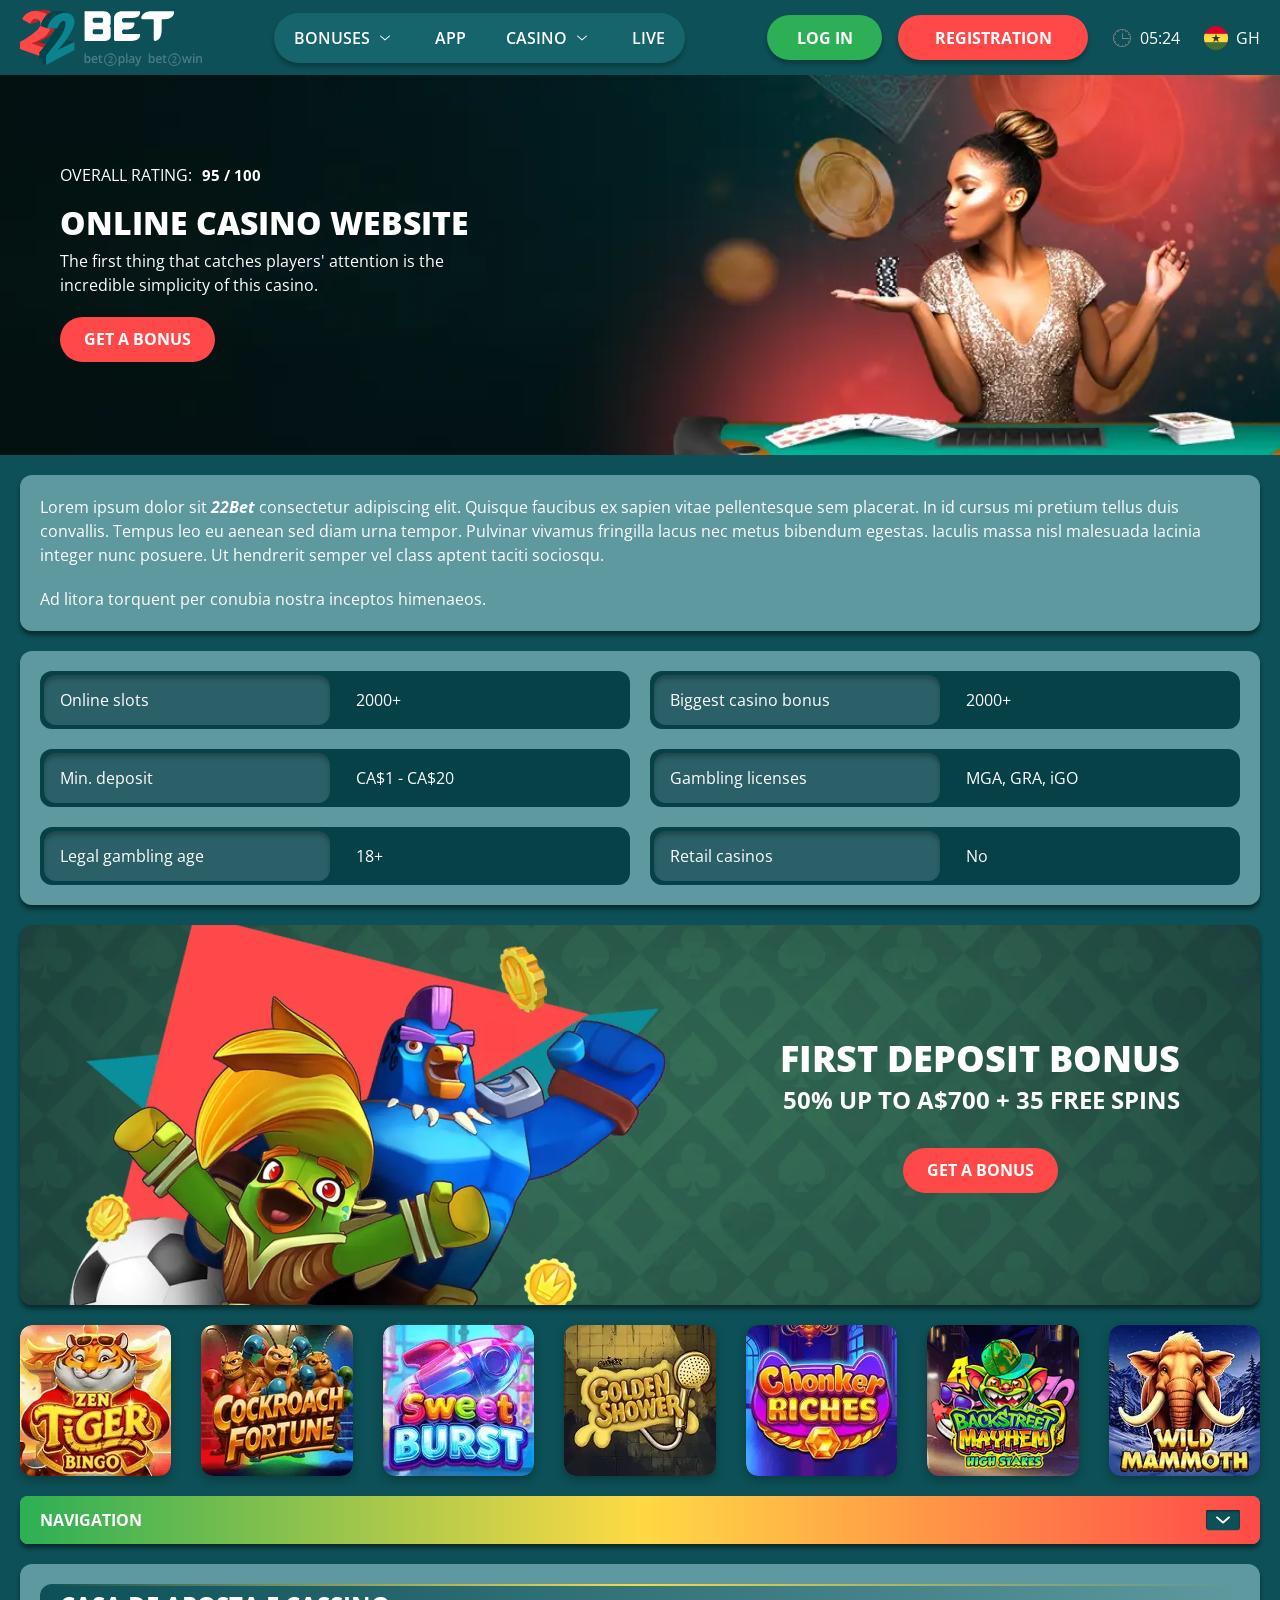
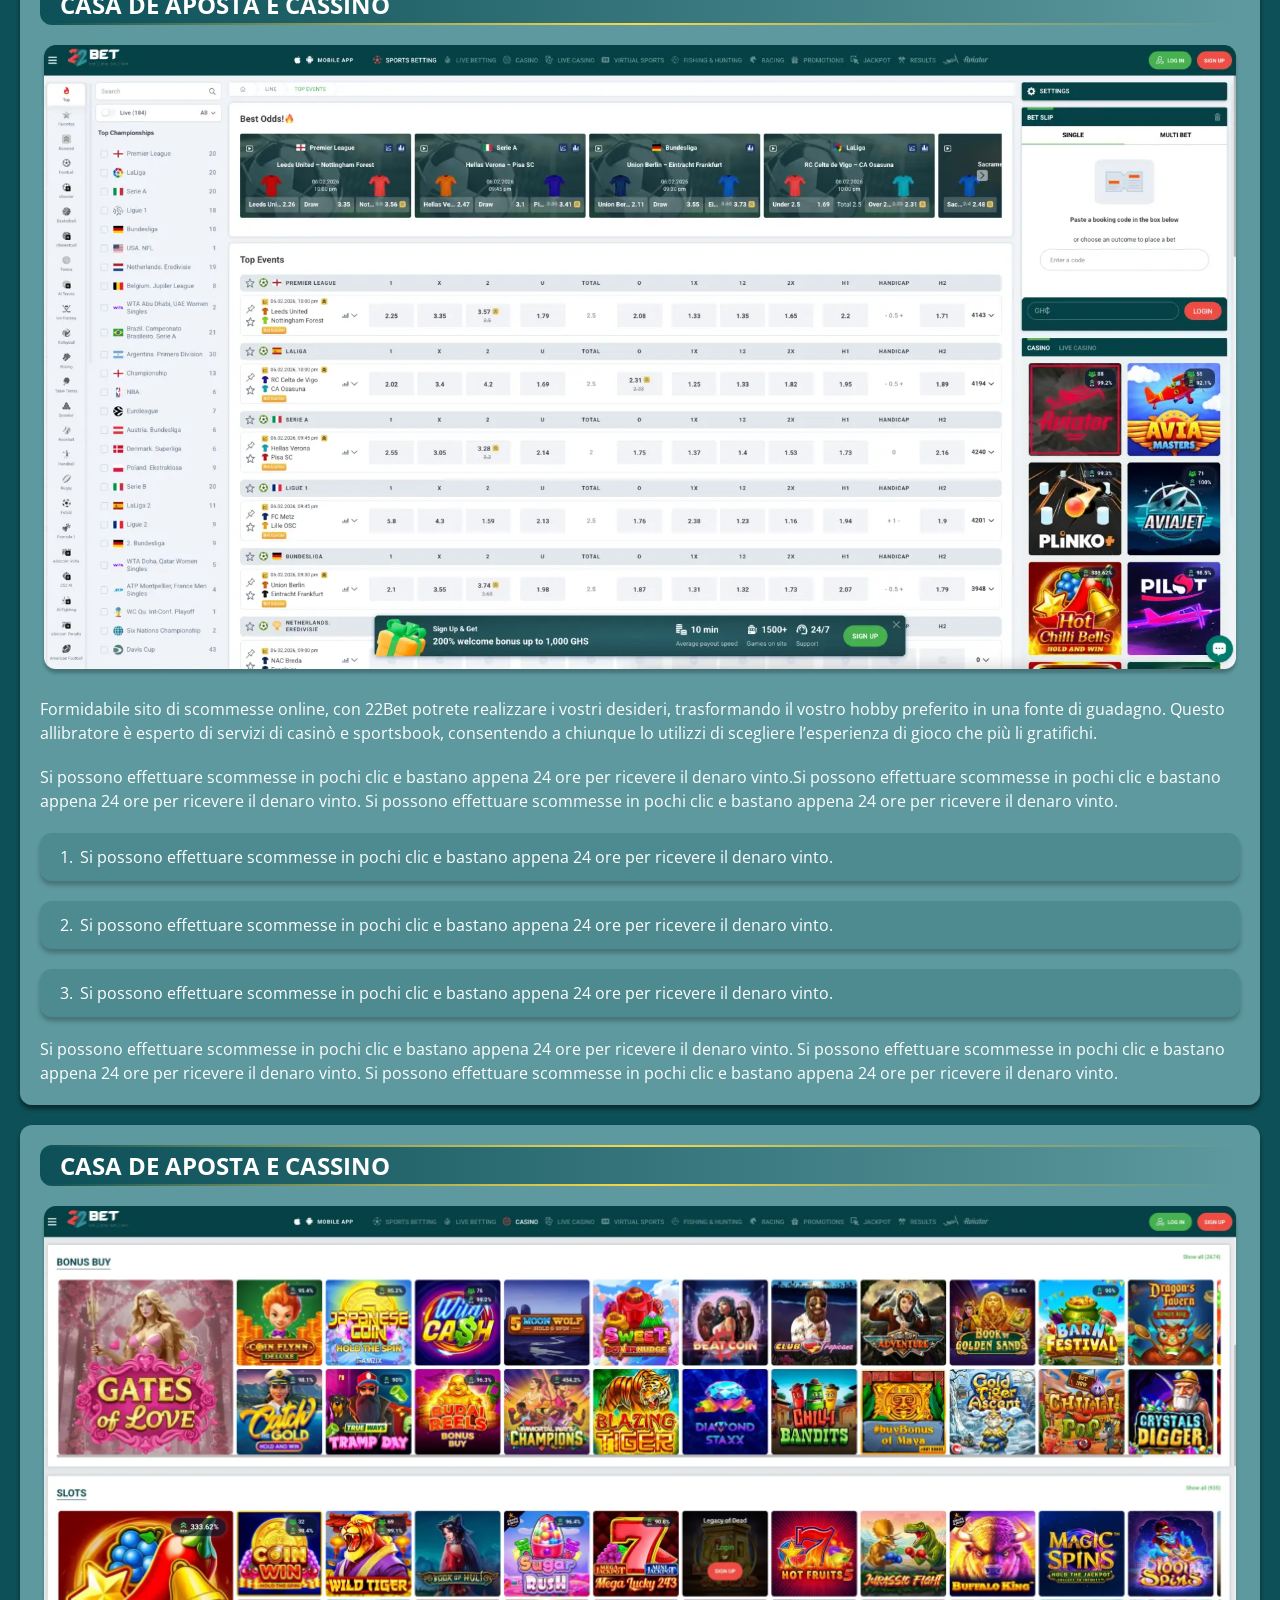
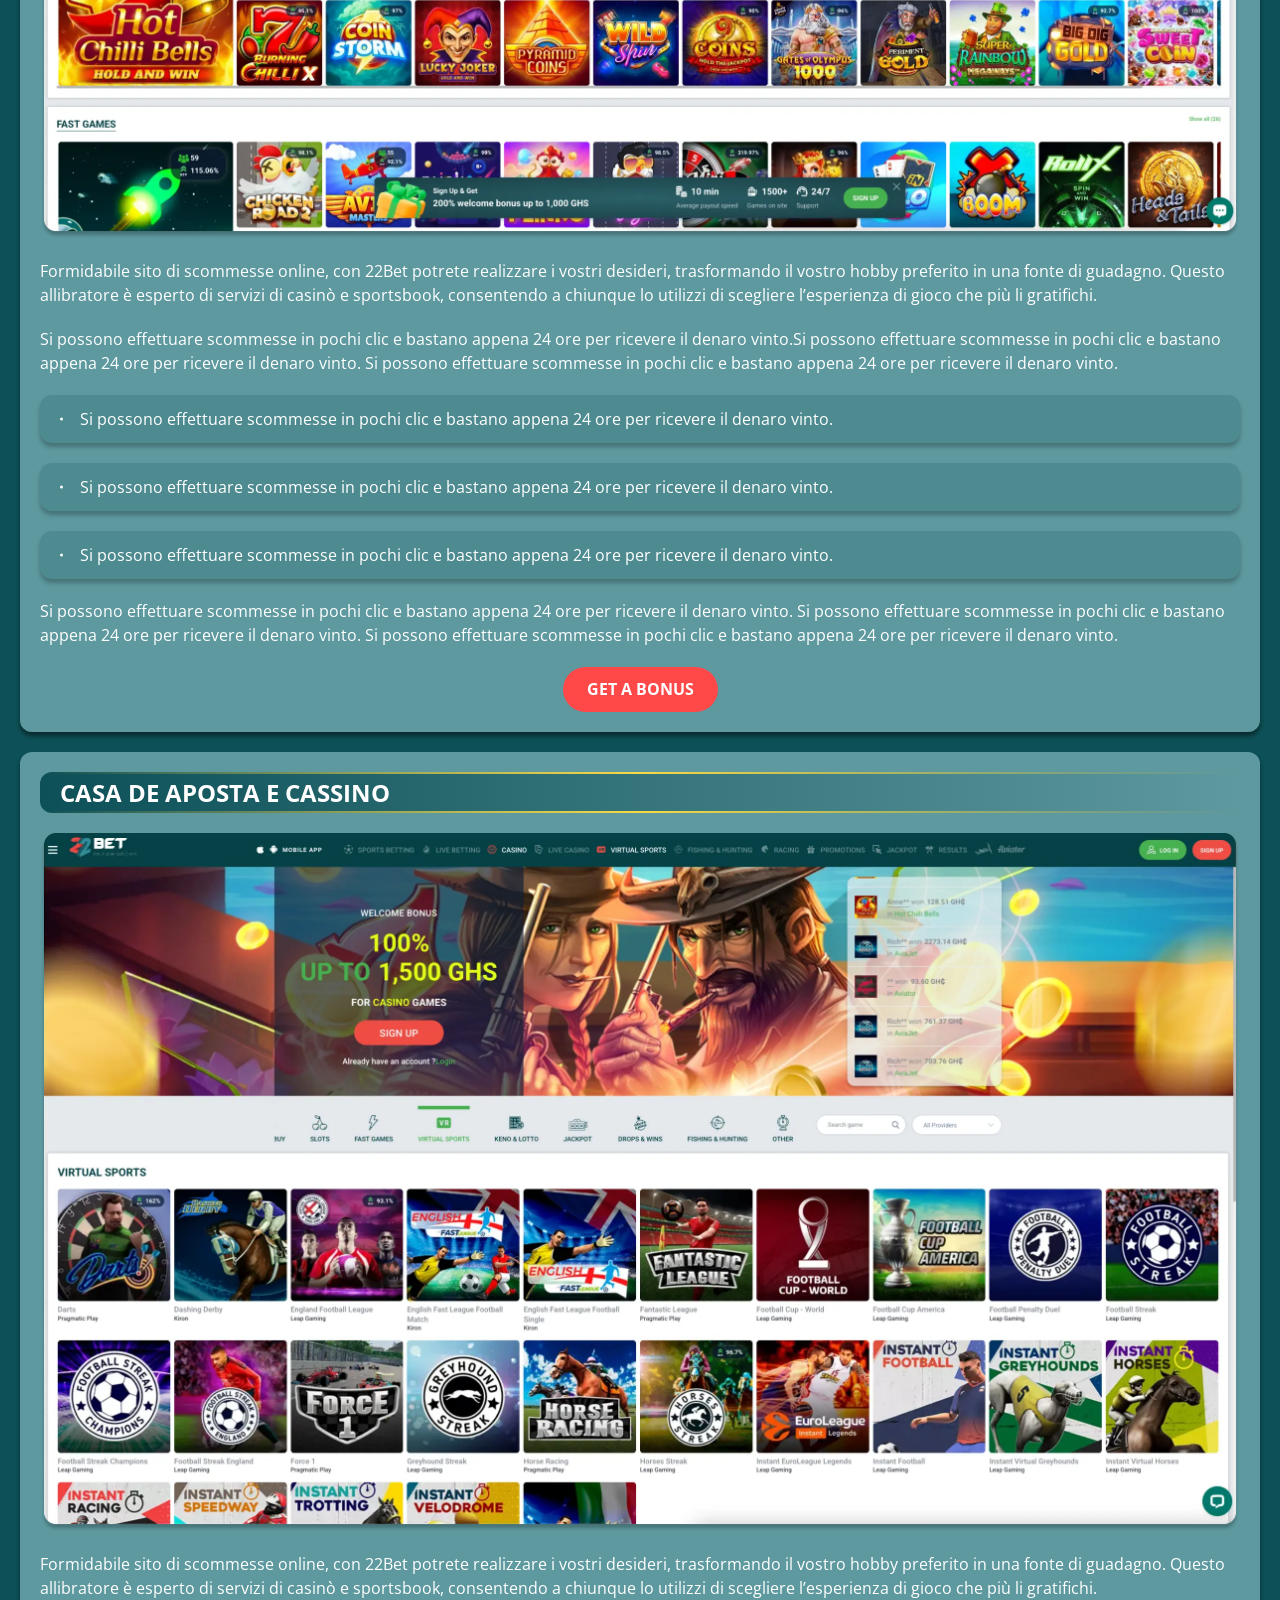
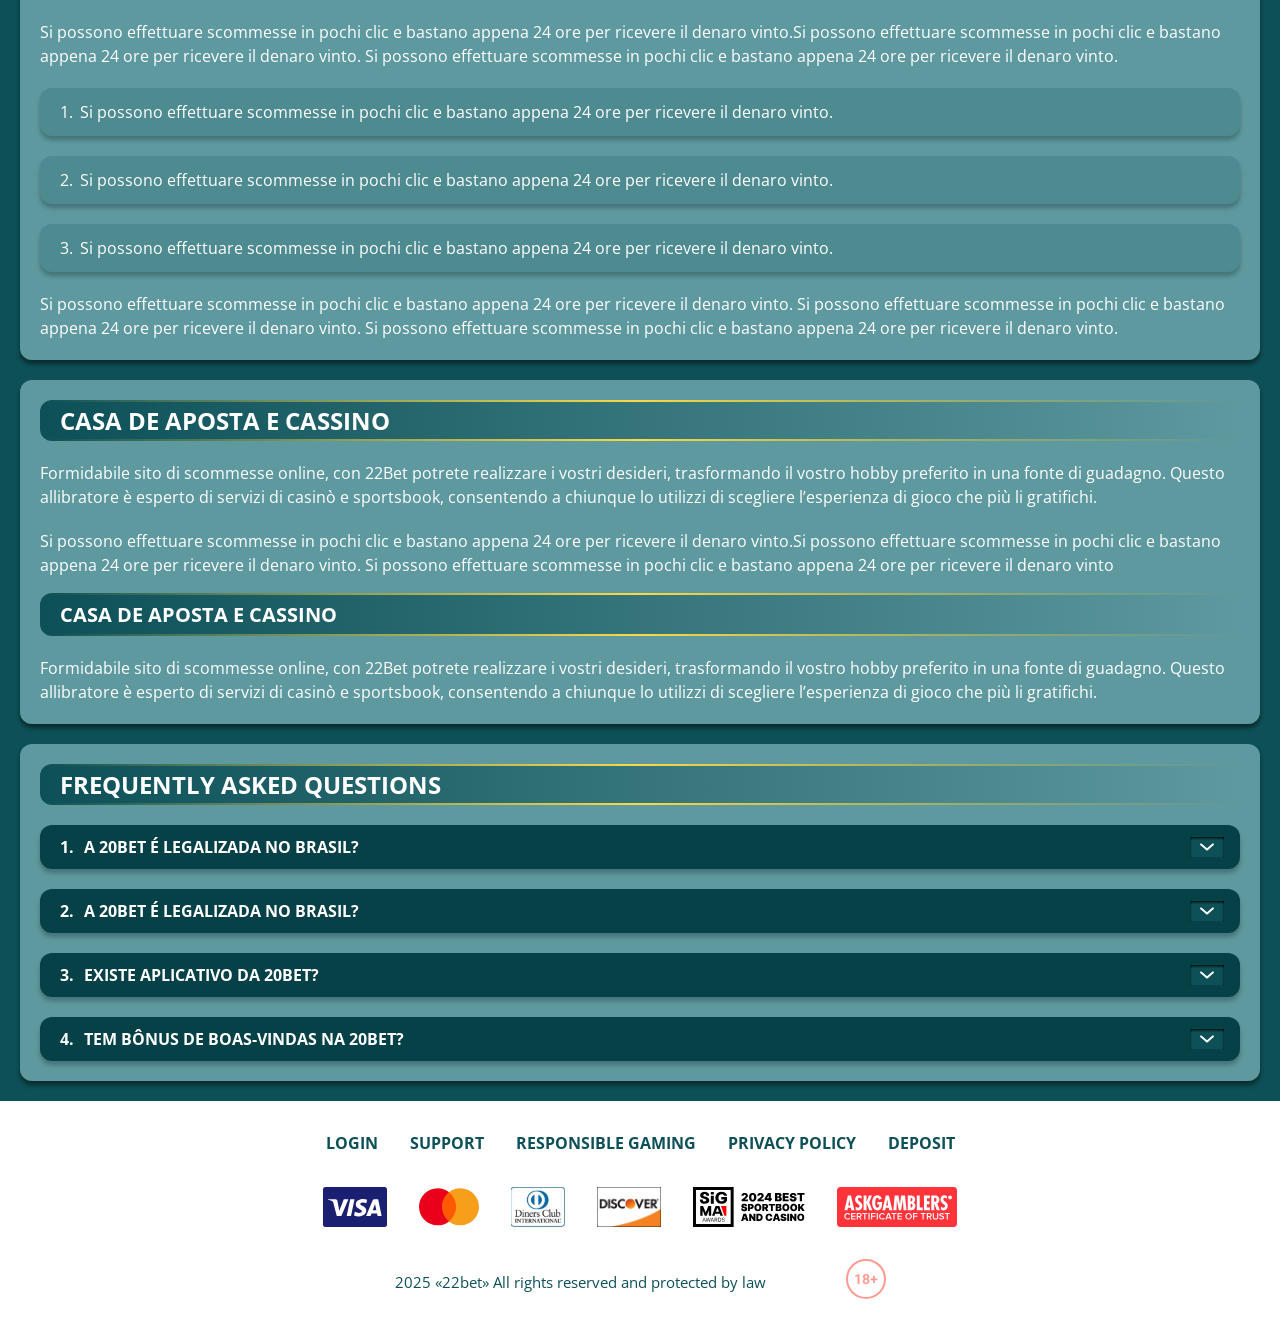
<file: index.html>
<!DOCTYPE html>
<html lang="gh">
  <head>
    <meta charset="UTF-8" />
   
    <meta name="viewport" content="width=device-width, initial-scale=1.0" />
    <title>22Bet </title>
    <meta name="description" content />
    <meta property="og:site_name" content />
    <meta property="og:title" content />
    <meta property="og:type" content="website" />
    <meta property="og:url" content />
    <meta property="og:image" content />
    <meta property="og:image:alt" content />
    <meta property="og:locale" content="gh" />
    <meta property="og:description" content />
    <link rel="preconnect" href="https://fonts.googleapis.com" />
    <link rel="preconnect" href="https://fonts.gstatic.com" crossorigin="anonymous" />
   <link href="https://fonts.googleapis.com/css2?family=Open+Sans:ital,wght@0,300..800;1,300..800&display=swap" rel="stylesheet">
<link href="https://fonts.googleapis.com/css?family=Roboto+Condensed&display=swap" rel="stylesheet">

   <link rel="stylesheet" href="./css/reset.css" />
    <link rel="stylesheet" href="./css/main.css" />
    <link rel="stylesheet" href="./css/media.css"/>
    <link rel="icon" href="./images/Group.png" type="image/x-icon"/>
    <script
    src="https://code.jquery.com/jquery-3.6.1.min.js"
    integrity="sha256-o88AwQnZB+VDvE9tvIXrMQaPlFFSUTR+nldQm1LuPXQ="
    crossorigin="anonymous"
  ></script>
  </head>
  <body>
    <header class="header">
      <section class="content header__content">
        <a href="./index.html" class="logo header__logo"
          ><img src="./images/logo.svg" alt="logo" title
        /></a>
        <button class="header__btn-menu" >
          <svg width="16px" height="16px" viewBox="0 0 16 16" xmlns="http://www.w3.org/2000/svg">
              <rect y="0" width="16" height="3" rx="1.5"></rect>
              <rect y="6.5" width="16" height="3" rx="1.5"></rect>
              <rect y="13" width="16" height="3" rx="1.5"></rect>
            </svg>
        </button>

          <nav class="menu header__menu">
            <ul class="header__menu-list">
                
              <li class="" >
              <div class="header__menu-wrapper">
                <div class="js-button-expander js-button-expander--menu" >
                <a href="./bonus.html" >
                <span>Bonuses</span>
              </a>
              </div>
              <div class="header__menu-wrap js-expand-content js-expand-content--menu">
                <ul >
                  <li>
                    <a href="./freeSpins.html">
                    <span>Free Spins</span>
                  </a></li>
                  <li><a href="./promoCode.html">
                    <span>Promo Code</span>
                  </a>
                </li>
                  <li><a href="./welcomeBonus.html">
                    <span>Welcome Bonus</span>
                  </a>
                </li>
                <li><a href="./vip.html">
                    <span>VIP</span>
                  </a>
                </li>
                </ul>
              </div>
              </div>
               <a href="./bonus.html" class="header__menu-item">
                <span>Bonuses</span>
              </a>
            </li>
              <li>
                <a href="./app.html">
                 App
                </a>
              </li>
              
              <li class="">
              <div class="header__menu-wrapper">
                <div class="js-button-expander js-button-expander--menu" >
                <a href="./casino.html" >
                <span> Casino</span>
              </a>
              </div>
              <div class="header__menu-wrap js-expand-content js-expand-content--menu">
                <ul >
                  <li>
                    <a href="./slots.html">
                    <span>Slots</span>
                  </a></li>
                 
                </ul>
              </div>
              </div>
               <a href="./casino.html" class="header__menu-item">
                <span>Casino</span>
              </a>
            </li>
               <li>
                <a href="./live.html">
               Live
                </a>
              </li>
              <li>
                    <a href="./freeSpins.html">
                    <span>Free Spins</span>
                  </a></li>
                  <li><a href="./promoCode.html">
                    <span>Promo Code</span>
                  </a>
                </li>
                  <li><a href="./welcomeBonus.html">
                    <span>Welcome Bonus</span>
                  </a>
                </li>
                <li><a href="./vip.html">
                    <span>VIP</span>
                  </a>
                </li>
             <li>
                    <a href="./slots.html">
                    <span>Slots</span>
                  </a></li>
             
             
            </ul>
            <div class="header__button header__button-menu " >
              <a href="#" class="button  button__login-menu">log in</a>
              <a href="#" class="button button__menu">registration</a>
            </div>
           
          </nav>
            <a href="#" class="button button__login">log in</a>
            <a href="#" class="button button__singup">registration</a>
            <div id="clock" class="header__time">00:00</div>
            <a href="" class="header__flag">
                <span><img src="./images/flag.png" alt="flag" title /></span>
                <span>gh</span>
              </a>
      </section>
    </header>
     <main class="main home main-page">
        <section class=" hero hero__page">
           
            <div class="background">
              <img src="./images/main/bg-main.webp" alt="hero" title />
              
            </div>
            <div class="hero__wrapper">
              <div class="hero__data">
                <div class="hero__rating" >
                  <p>Overall Rating:</p>
                 
                  <span >
                    <span >95</span>
                  <span>/</span> 
                  <span >100</span>
                  
                  </span>
                </div>
                <h1 class="title general hero__title">
                 Online Casino Website
                </h1>
                <p class="hero__text">The first thing that catches players' attention is the incredible simplicity of this casino.</p>
                <a href="#" class="button  hero__button">Get a Bonus</a>
               
              </div>
             
            </div>
          </section>
      <section class="main__wrap main__wrap-page">
       
       <section class="content__wrapper content__wrapper-page">

         
        
       
          <section class="content article">
            <p>
             Lorem ipsum dolor sit <a href="#">22Bet</a> consectetur adipiscing elit. Quisque faucibus ex sapien vitae pellentesque sem placerat. In id cursus mi pretium tellus duis convallis. Tempus leo eu aenean sed diam urna tempor. Pulvinar vivamus fringilla lacus nec metus bibendum egestas. Iaculis massa nisl malesuada lacinia integer nunc posuere. Ut hendrerit semper vel class aptent taciti sociosqu.
            </p>
            <p>
             Ad litora torquent per conubia nostra inceptos himenaeos.
            </p>
          </section>
      <section class="content features">
           
              <table class="features__table">
               <tbody class="features__group">
                 
                   <tr>
                   <td>Online slots</td>
                   <td>2000+</td>
                  </tr>
                  <tr>
                   <td>Biggest casino bonus</td>
                   <td>2000+</td>
                  </tr>
                  <tr>
                   <td>Min. deposit</td>
                   <td>CA$1 - CA$20</td>
                  </tr>
              
                     <tr>
                     <td>Gambling licenses</td>
                     <td>MGA, GRA, iGO</td>
                   </tr>
                   <tr>
                     <td>Legal gambling age</td>
                     <td>18+</td>
                   </tr>
                   <tr>
                     <td>Retail casinos</td>
                     <td>No</td>
                   </tr>
                
               </tbody>
             </table>
            
         
           </section>  

        
             
             <section class="content banner banner-main">
            <div class="background ">
              
              <img src="./images/main/banner-main.webp" alt="banner" title />
              
            </div>
            <div class="banner__info">
              
              <h2 class="title high banner__title-main">
                  
               first Deposit Bonus
              </h2>
            <p class="banner__subtitle">50% up to A$700 + 35 Free spins</p>
              <a href="#" class="button banner__button">Get a Bonus</a>
            </div>
          </section>
          
           <section class="content casino">
           
              <ul class="casino__list ">
                <li class="casino__item">
                    <div class="casino__wrapper">
                      <img class="casino__img" src="./images/main/card-main1.webp" alt="" title>
                    <div class="casino__hover casino__hover-live">
                        
                        <div class="casino-box">
                            
                        <a href="#" class="button  casino__buttons"><img src="./images/card-button.svg" alt="" title></a>
                        </div>
                    </div>
                    </div>
                    
                </li>
                <li class="casino__item">
                  <div class="casino__wrapper">
                    <img class="casino__img" src="./images/main/card-main2.webp" alt="" title>
                <div class="casino__hover casino__hover-live">
                      
                        <div class="casino-box">
                            
                        <a href="#" class="button  casino__buttons"><img src="./images/card-button.svg" alt="" title></a>
                        </div>
                    </div>
                  </div>
                 
              </li>
              <li class="casino__item">
                <div class="casino__wrapper">
                  <img class="casino__img" src="./images/main/card-main3.webp" alt="" title>
               <div class="casino__hover casino__hover-live">
                        
                        <div class="casino-box">
                            
                        <a href="#" class="button  casino__buttons"><img src="./images/card-button.svg" alt="" title></a>
                        </div>
                    </div>
               
            </li>
             <li class="casino__item">
                <div class="casino__wrapper">
                  <img class="casino__img" src="./images/main/card-main4.webp" alt="" title>
               <div class="casino__hover casino__hover-live">
                        
                        <div class="casino-box">
                            
                        <a href="#" class="button  casino__buttons"><img src="./images/card-button.svg" alt="" title></a>
                        </div>
                    </div>
               
            </li>
             <li class="casino__item">
                <div class="casino__wrapper">
                  <img class="casino__img" src="./images/main/card-main5.webp" alt="" title>
               <div class="casino__hover casino__hover-live">
                        
                        <div class="casino-box">
                            
                        <a href="#" class="button  casino__buttons"><img src="./images/card-button.svg" alt="" title></a>
                        </div>
                    </div>
               
            </li>
             <li class="casino__item">
                <div class="casino__wrapper">
                  <img class="casino__img" src="./images/main/card-main6.webp" alt="" title>
               <div class="casino__hover casino__hover-live">
                        
                        <div class="casino-box">
                            
                        <a href="#" class="button  casino__buttons"><img src="./images/card-button.svg" alt="" title></a>
                        </div>
                    </div>
               
            </li>
             <li class="casino__item">
                <div class="casino__wrapper">
                  <img class="casino__img" src="./images/main/card-main7.webp" alt="" title>
               <div class="casino__hover casino__hover-live">
                        
                        <div class="casino-box">
                            
                        <a href="#" class="button  casino__buttons"><img src="./images/card-button.svg" alt="" title></a>
                        </div>
                    </div>
               
            </li>
            

              </ul>
         </section>
              <section class="content menu-review__content">
              

            
                <div class="menu__review-desk menu__review-content">Navigation</div>
                <ul class="menu__review menu__review-list">
                  <li><a href="#">Lorem ipsum dolor sit</a></li>
                    <li><a href="#">Amet consectetur adipiscing</a></li>
                      <li><a href="#">Quisque faucibus ex sapien vitae</a></li>
                        <li><a href="#">Ut hendrerit sempero</a></li>
                          <li><a href="#">Pulvinar vivamus fringilla</a></li>
                           <li><a href="#">Ad litora torquent per conubia</a></li>
                         
                          
                </ul>
             
          
          </section>
          
        
          <section class="content article">
            <h2 class="title high article__title">Casa de Aposta e Cassino</h2>
             <div class="images">
              <img src="./images/main/image1-main.webp" alt="banner" title />
            </div>
            <p>
             Formidabile sito di scommesse online, con 22Bet potrete realizzare i vostri desideri, trasformando il vostro hobby preferito in una fonte di guadagno. Questo allibratore è esperto di servizi di casinò e sportsbook, consentendo a chiunque lo utilizzi di scegliere l’esperienza di gioco che più li gratifichi.
            </p>
            <p>
             Si possono effettuare scommesse in pochi clic e bastano appena 24 ore per ricevere il denaro vinto.Si possono effettuare scommesse in pochi clic e bastano appena 24 ore per ricevere il denaro vinto. Si possono effettuare scommesse in pochi clic e bastano appena 24 ore per ricevere il denaro vinto.
            </p>
           <ol>
              <li>Si possono effettuare scommesse in pochi clic e bastano appena 24 ore per ricevere il denaro vinto.</li>
              <li>Si possono effettuare scommesse in pochi clic e bastano appena 24 ore per ricevere il denaro vinto.</li>
              <li>Si possono effettuare scommesse in pochi clic e bastano appena 24 ore per ricevere il denaro vinto.</li>
            </ol>
            <p>Si possono effettuare scommesse in pochi clic e bastano appena 24 ore per ricevere il denaro vinto. Si possono effettuare scommesse in pochi clic e bastano appena 24 ore per ricevere il denaro vinto. Si possono effettuare scommesse in pochi clic e bastano appena 24 ore per ricevere il denaro vinto.</p>
          </section>
           <section class="content article">
            <h2 class="title high article__title">Casa de Aposta e Cassino</h2>
             <div class="images">
              <img src="./images/main/image2-main.webp" alt="banner" title />
            </div>
            <p>
             Formidabile sito di scommesse online, con 22Bet potrete realizzare i vostri desideri, trasformando il vostro hobby preferito in una fonte di guadagno. Questo allibratore è esperto di servizi di casinò e sportsbook, consentendo a chiunque lo utilizzi di scegliere l’esperienza di gioco che più li gratifichi.
            </p>
            <p>
             Si possono effettuare scommesse in pochi clic e bastano appena 24 ore per ricevere il denaro vinto.Si possono effettuare scommesse in pochi clic e bastano appena 24 ore per ricevere il denaro vinto. Si possono effettuare scommesse in pochi clic e bastano appena 24 ore per ricevere il denaro vinto.
            </p>
           <ul>
              <li>Si possono effettuare scommesse in pochi clic e bastano appena 24 ore per ricevere il denaro vinto.</li>
              <li>Si possono effettuare scommesse in pochi clic e bastano appena 24 ore per ricevere il denaro vinto.</li>
              <li>Si possono effettuare scommesse in pochi clic e bastano appena 24 ore per ricevere il denaro vinto.</li>
            </ul>
            <p>Si possono effettuare scommesse in pochi clic e bastano appena 24 ore per ricevere il denaro vinto. Si possono effettuare scommesse in pochi clic e bastano appena 24 ore per ricevere il denaro vinto. Si possono effettuare scommesse in pochi clic e bastano appena 24 ore per ricevere il denaro vinto.</p>
         <a href="#" class="button">Get a Bonus</a>
          </section>
           <section class="content article">
            <h2 class="title high article__title">Casa de Aposta e Cassino</h2>
             <div class="images">
              <img src="./images/main/image3-main.webp" alt="banner" title />
            </div>
            <p>
             Formidabile sito di scommesse online, con 22Bet potrete realizzare i vostri desideri, trasformando il vostro hobby preferito in una fonte di guadagno. Questo allibratore è esperto di servizi di casinò e sportsbook, consentendo a chiunque lo utilizzi di scegliere l’esperienza di gioco che più li gratifichi.
            </p>
            <p>
             Si possono effettuare scommesse in pochi clic e bastano appena 24 ore per ricevere il denaro vinto.Si possono effettuare scommesse in pochi clic e bastano appena 24 ore per ricevere il denaro vinto. Si possono effettuare scommesse in pochi clic e bastano appena 24 ore per ricevere il denaro vinto.
            </p>
           <ol>
              <li>Si possono effettuare scommesse in pochi clic e bastano appena 24 ore per ricevere il denaro vinto.</li>
              <li>Si possono effettuare scommesse in pochi clic e bastano appena 24 ore per ricevere il denaro vinto.</li>
              <li>Si possono effettuare scommesse in pochi clic e bastano appena 24 ore per ricevere il denaro vinto.</li>
            </ol>
            <p>Si possono effettuare scommesse in pochi clic e bastano appena 24 ore per ricevere il denaro vinto. Si possono effettuare scommesse in pochi clic e bastano appena 24 ore per ricevere il denaro vinto. Si possono effettuare scommesse in pochi clic e bastano appena 24 ore per ricevere il denaro vinto.</p>
          </section>
           <section class="content article">
            <h2 class="title high article__title">Casa de Aposta e Cassino</h2>
            <p>Formidabile sito di scommesse online, con 22Bet potrete realizzare i vostri desideri, trasformando il vostro hobby preferito in una fonte di guadagno. Questo allibratore è esperto di servizi di casinò e sportsbook, consentendo a chiunque lo utilizzi di scegliere l’esperienza di gioco che più li gratifichi.</p>
            <p>Si possono effettuare scommesse in pochi clic e bastano appena 24 ore per ricevere il denaro vinto.Si possono effettuare scommesse in pochi clic e bastano appena 24 ore per ricevere il denaro vinto. Si possono effettuare scommesse in pochi clic e bastano appena 24 ore per ricevere il denaro vinto</p>
            <h3>Casa de Aposta e Cassino</h3>
            <p>Formidabile sito di scommesse online, con 22Bet potrete realizzare i vostri desideri, trasformando il vostro hobby preferito in una fonte di guadagno. Questo allibratore è esperto di servizi di casinò e sportsbook, consentendo a chiunque lo utilizzi di scegliere l’esperienza di gioco che più li gratifichi.</p>
           </section>

          <section class="content faq">
            <h2 class="title high faq__title">Frequently Asked Questions</h2>
            <ol class="faq__list " >
              <li class="faq__item"  >
                <h3 class="title medium faq__subtitle js-button-expander js-button-expander--faq"  >A 20Bet é legalizada no Brasil?
                 </h3>
                <div  class="faq__answer js-expand-content js-expand-content--faq" >
                  <p  >
                    Sim, a casa de apostas tem licença emitida por Curaçao, que é reconhecida no Brasil e a permite atuar por aqui.
                  </p>
                </div>
              </li>
              <li class="faq__item"  >
                <h3 class="title medium faq__subtitle js-button-expander js-button-expander--faq"  >A 20Bet é legalizada no Brasil?</h3>
                <div class="faq__answer js-expand-content js-expand-content--faq" >
                  <p  >
                    Sim, a casa de apostas tem licença emitida por Curaçao, que é reconhecida no Brasil e a permite atuar por aqui.
                  </p>
                </div>
              </li> 
              <li class="faq__item"  >
                <h3 class="title medium faq__subtitle js-button-expander js-button-expander--faq"  >Existe aplicativo da 20Bet?</h3>
                <div class="faq__answer js-expand-content js-expand-content--faq" >
                  <p  >
                   Sim, disponível para sistemas operacionais iOS e Android.
                  </p>
                </div>
              </li> 
              <li class="faq__item"  >
                <h3 class="title medium faq__subtitle js-button-expander js-button-expander--faq"  >Tem bônus de boas-vindas na 20Bet?</h3>
                <div class="faq__answer js-expand-content js-expand-content--faq" >
                  <p  >
                   O pacote especial para novos usuários da 20Bet paga 100% sobre o primeiro depósito, com limite de 600 BRL.
                  </p>
                </div>
              </li> 
             
            </ol>
          </section>
          
        </section> 
      
        <div class=""  onclick="scrollToTop()">
          <button class="main__arrow" id="scrollToTopBtn"></button>
        </div> 
        
      </section>
    </main> 
     <footer class=" footer ">
      <section class="content footer__content">
        <ul class="footer__menu">
         <li><a href="./login.html">Login</a></li>
         <li><a href="./support.html">Support</a></li>
         <li><a href="./responsible.html">Responsible Gaming</a></li>
         <li><a href="./policy.html">Privacy Policy</a></li>
         <li><a href="./deposit.html">Deposit</a></li>
        </ul>
       
          <ul class="footer__cards-list">
           
            <li>
              <a href="#"
                ><img src="./images/visa.svg" alt="cardvisa" title
              /></a>
            </li>
            <li>
              <a href="#"
                ><img
                  src="./images/mastercard.svg"
                  alt="mastercard"
                  title
              /></a>
            </li>
            <li>
                <a href="#"
                  ><img src="./images/diners.svg" alt="diners" title
                /></a>
              </li>
              <li>
                <a href="#"
                  ><img src="./images/discover.svg" alt="discover" title
                /></a>
              </li>
              <li>
                <a href="#"
                  ><img src="./images/sigma.svg" alt="sigma" title
                /></a>
              </li>
              <li>
                <a href="#"
                  ><img src="./images/ask.svg" alt="ask" title
                /></a>
              </li>
            
          </ul>
       
        <div class="footer__wrapp">
          <div class="footer__text">
           
            <p>2025 «22bet» All rights reserved and protected by law
</p>
           
          </div>
          <div class="footer__age">
            <img src="./images/age.svg" alt="age" title />
          </div>
        </div>
      
      </section>
    </footer>
    <script src="./js/arrowUp.js" defer></script>
    <script src="./js/sidebar.js" defer></script>
    <script src="./js/expander.js" defer></script>
    <script src="./js/mobile-menu.js" defer></script>
    <script src="./js/clock.js" defer></script>
  </body>
</html>
</file>
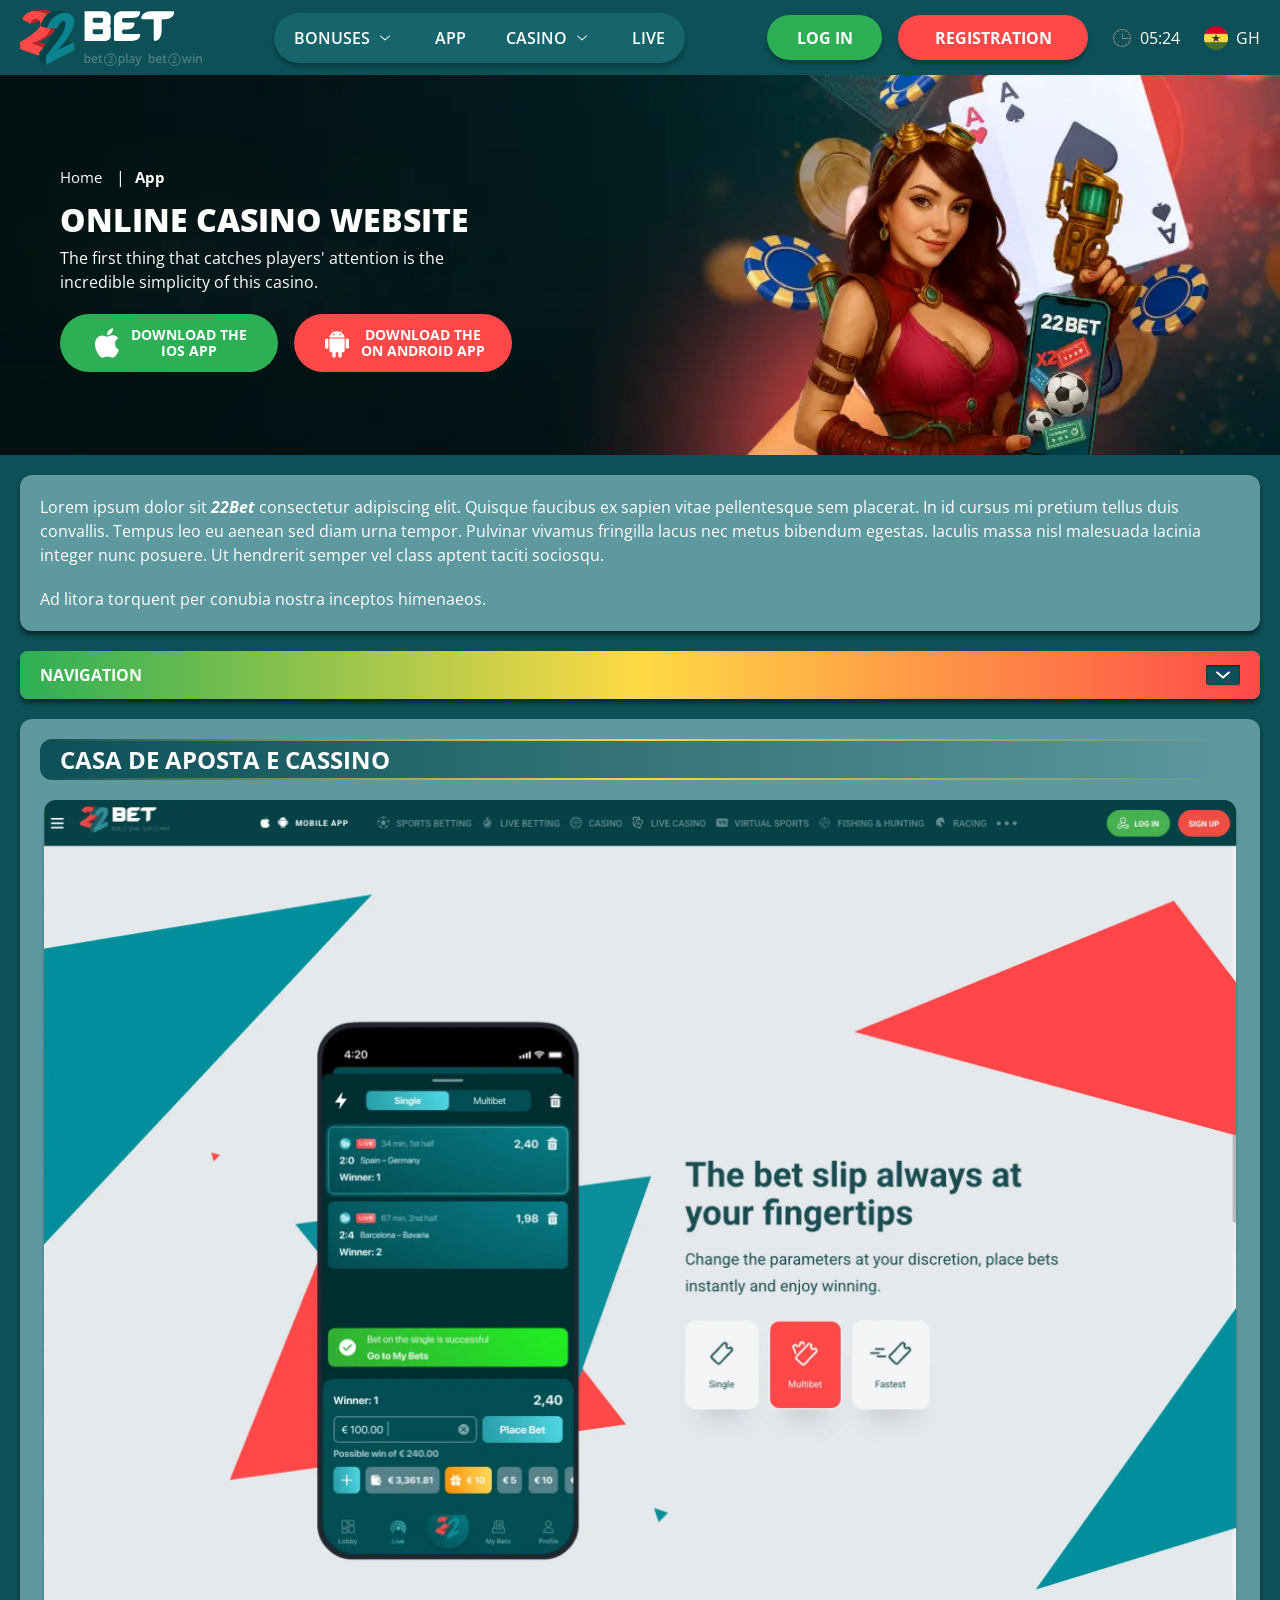
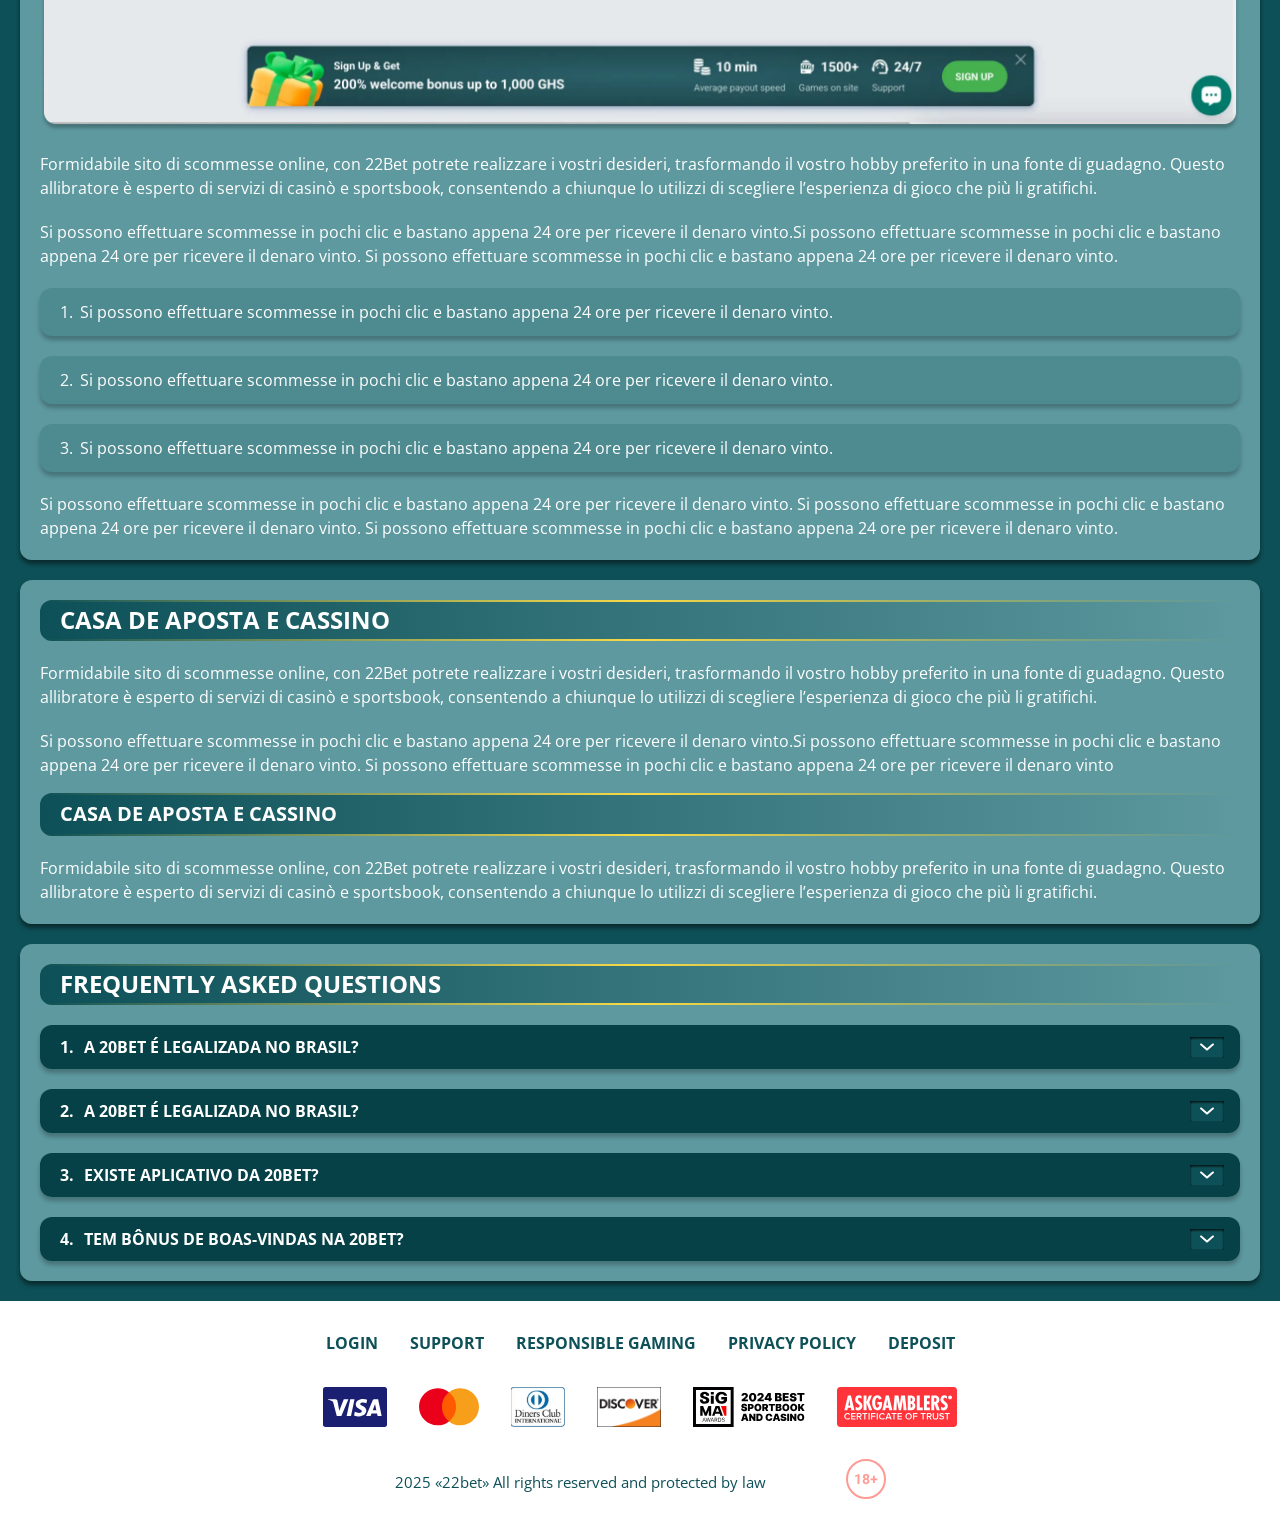
<file: app.html>
<!DOCTYPE html>
<html lang="gh">
  <head>
    <meta charset="UTF-8" />
   
    <meta name="viewport" content="width=device-width, initial-scale=1.0" />
    <title>22Bet </title>
    <meta name="description" content />
    <meta property="og:site_name" content />
    <meta property="og:title" content />
    <meta property="og:type" content="website" />
    <meta property="og:url" content />
    <meta property="og:image" content />
    <meta property="og:image:alt" content />
    <meta property="og:locale" content="gh" />
    <meta property="og:description" content />
    <link rel="preconnect" href="https://fonts.googleapis.com" />
    <link rel="preconnect" href="https://fonts.gstatic.com" crossorigin="anonymous" />
   <link href="https://fonts.googleapis.com/css2?family=Open+Sans:ital,wght@0,300..800;1,300..800&display=swap" rel="stylesheet">
<link href="https://fonts.googleapis.com/css?family=Roboto+Condensed&display=swap" rel="stylesheet">

   <link rel="stylesheet" href="./css/reset.css" />
    <link rel="stylesheet" href="./css/main.css" />
    <link rel="stylesheet" href="./css/media.css"/>
    <link rel="icon" href="./images/Group.png" type="image/x-icon"/>
    <script
    src="https://code.jquery.com/jquery-3.6.1.min.js"
    integrity="sha256-o88AwQnZB+VDvE9tvIXrMQaPlFFSUTR+nldQm1LuPXQ="
    crossorigin="anonymous"
  ></script>
  </head>
  <body>
    <header class="header">
      <section class="content header__content">
        <a href="./index.html" class="logo header__logo"
          ><img src="./images/logo.svg" alt="logo" title
        /></a>
        <button class="header__btn-menu" >
          <svg width="16px" height="16px" viewBox="0 0 16 16" xmlns="http://www.w3.org/2000/svg">
              <rect y="0" width="16" height="3" rx="1.5"></rect>
              <rect y="6.5" width="16" height="3" rx="1.5"></rect>
              <rect y="13" width="16" height="3" rx="1.5"></rect>
            </svg>
        </button>

          <nav class="menu header__menu">
            <ul class="header__menu-list">
                
              <li class="">
              <div class="header__menu-wrapper">
                <div class="js-button-expander js-button-expander--menu" >
                <a href="./bonus.html" >
                <span>Bonuses</span>
              </a>
              </div>
              <div class="header__menu-wrap js-expand-content js-expand-content--menu">
                <ul >
                  <li>
                    <a href="./freeSpins.html">
                    <span>Free Spins</span>
                  </a></li>
                  <li><a href="./promoCode.html">
                    <span>Promo Code</span>
                  </a>
                </li>
                  <li><a href="./welcomeBonus.html">
                    <span>Welcome Bonus</span>
                  </a>
                </li>
                <li><a href="./vip.html">
                    <span>VIP</span>
                  </a>
                </li>
                </ul>
              </div>
              </div>
               <a href="./bonus.html" class="header__menu-item">
                <span>Bonuses</span>
              </a>
            </li>
              <li>
                <a href="./app.html">
                 App
                </a>
              </li>
              
              <li class="">
              <div class="header__menu-wrapper">
                <div class="js-button-expander js-button-expander--menu" >
                <a href="./casino.html" >
                <span> Casino</span>
              </a>
              </div>
              <div class="header__menu-wrap js-expand-content js-expand-content--menu">
                <ul >
                  <li>
                    <a href="./slots.html">
                    <span>Slots</span>
                  </a></li>
                 
                </ul>
              </div>
              </div>
               <a href="./casino.html" class="header__menu-item">
                <span>Casino</span>
              </a>
            </li>
               <li>
                <a href="./live.html">
               Live
                </a>
              </li>
              <li>
                    <a href="./freeSpins.html">
                    <span>Free Spins</span>
                  </a></li>
                  <li><a href="./promoCode.html">
                    <span>Promo Code</span>
                  </a>
                </li>
                  <li><a href="./welcomeBonus.html">
                    <span>Welcome Bonus</span>
                  </a>
                </li>
                <li><a href="./vip.html">
                    <span>VIP</span>
                  </a>
                </li>
             <li>
                    <a href="./slots.html">
                    <span>Slots</span>
                  </a></li>
             
             
            </ul>
            <div class="header__button header__button-menu " >
              <a href="#" class="button  button__login-menu">log in</a>
              <a href="#" class="button button__menu">registration</a>
            </div>
           
          </nav>
            <a href="#" class="button button__login">log in</a>
            <a href="#" class="button button__singup">registration</a>
            <div id="clock" class="header__time">00:00</div>
            <a href="" class="header__flag">
                <span><img src="./images/flag.png" alt="flag" title /></span>
                <span>gh</span>
              </a>
      </section>
    </header>
     <main class="main home main-page">
        <section class=" hero hero__page">
           
            <div class="background background-page">
              <img src="./images/app/bg-app.webp" alt="hero" title />
              
            </div>
            <div class="hero__wrapper hero__wrapper-page">
              <div class="hero__data hero__data-bonus">
                <ul
                class="breadcrumbs "
                
              >
                <li
                  
                >
                  <a href="#" >
                    <span >Home</span></a
                  >
                 
                </li>
                <li
                  
                >
                  <a href="#" > <span >App</span></a>
                 
                </li>
              </ul>
                <h1 class="title general hero__title">
                  Online Casino Website
                </h1>
                 <p class="hero__text">The first thing that catches players' attention is the incredible simplicity of this casino.</p>
               
              <div class="banner__content banner__content-app">
             
                  <a href="#" class="banner__btn banner__btn-app">
                    <img src="./images/main/apple-app.svg" alt="icon" title>
                   Download the </br>
IOS app
                  </a>
                  <a href="#" class="banner__btn banner__btn-android"
                    > <img src="./images/main/android-app.svg" alt="icon" title>Download the  </br>
on Android app</a
                  >
                </div>
              </div>
             
            </div>
          </section>
      <section class="main__wrap main__wrap-page">
       
       <section class="content__wrapper content__wrapper-page">

         
        
       
          <section class="content article">
            <p>
             Lorem ipsum dolor sit <a href="#">22Bet</a> consectetur adipiscing elit. Quisque faucibus ex sapien vitae pellentesque sem placerat. In id cursus mi pretium tellus duis convallis. Tempus leo eu aenean sed diam urna tempor. Pulvinar vivamus fringilla lacus nec metus bibendum egestas. Iaculis massa nisl malesuada lacinia integer nunc posuere. Ut hendrerit semper vel class aptent taciti sociosqu.
            </p>
            <p>
             Ad litora torquent per conubia nostra inceptos himenaeos.
            </p>
          </section>
         
       <section class="content menu-review__content">
              

            
                <div class="menu__review-desk menu__review-content">Navigation</div>
                <ul class="menu__review menu__review-list">
                  <li><a href="#">Lorem ipsum dolor sit</a></li>
                    <li><a href="#">Amet consectetur adipiscing</a></li>
                      <li><a href="#">Quisque faucibus ex sapien vitae</a></li>
                        <li><a href="#">Ut hendrerit sempero</a></li>
                          <li><a href="#">Pulvinar vivamus fringilla</a></li>
                           <li><a href="#">Ad litora torquent per conubia</a></li>
                         
                          
                </ul>
             
          
          </section>
        
          <section class="content article">
            <h2 class="title high article__title">Casa de Aposta e Cassino</h2>
             <div class="images">
              <img src="./images/app/image1-app.webp" alt="banner" title />
            </div>
            <p>
             Formidabile sito di scommesse online, con 22Bet potrete realizzare i vostri desideri, trasformando il vostro hobby preferito in una fonte di guadagno. Questo allibratore è esperto di servizi di casinò e sportsbook, consentendo a chiunque lo utilizzi di scegliere l’esperienza di gioco che più li gratifichi.
            </p>
            <p>
             Si possono effettuare scommesse in pochi clic e bastano appena 24 ore per ricevere il denaro vinto.Si possono effettuare scommesse in pochi clic e bastano appena 24 ore per ricevere il denaro vinto. Si possono effettuare scommesse in pochi clic e bastano appena 24 ore per ricevere il denaro vinto.
            </p>
           <ol>
              <li>Si possono effettuare scommesse in pochi clic e bastano appena 24 ore per ricevere il denaro vinto.</li>
              <li>Si possono effettuare scommesse in pochi clic e bastano appena 24 ore per ricevere il denaro vinto.</li>
              <li>Si possono effettuare scommesse in pochi clic e bastano appena 24 ore per ricevere il denaro vinto.</li>
            </ol>
            <p>Si possono effettuare scommesse in pochi clic e bastano appena 24 ore per ricevere il denaro vinto. Si possono effettuare scommesse in pochi clic e bastano appena 24 ore per ricevere il denaro vinto. Si possono effettuare scommesse in pochi clic e bastano appena 24 ore per ricevere il denaro vinto.</p>
          </section>
         
         
           <section class="content article">
            <h2 class="title high article__title">Casa de Aposta e Cassino</h2>
            <p>Formidabile sito di scommesse online, con 22Bet potrete realizzare i vostri desideri, trasformando il vostro hobby preferito in una fonte di guadagno. Questo allibratore è esperto di servizi di casinò e sportsbook, consentendo a chiunque lo utilizzi di scegliere l’esperienza di gioco che più li gratifichi.</p>
            <p>Si possono effettuare scommesse in pochi clic e bastano appena 24 ore per ricevere il denaro vinto.Si possono effettuare scommesse in pochi clic e bastano appena 24 ore per ricevere il denaro vinto. Si possono effettuare scommesse in pochi clic e bastano appena 24 ore per ricevere il denaro vinto</p>
            <h3>Casa de Aposta e Cassino</h3>
            <p>Formidabile sito di scommesse online, con 22Bet potrete realizzare i vostri desideri, trasformando il vostro hobby preferito in una fonte di guadagno. Questo allibratore è esperto di servizi di casinò e sportsbook, consentendo a chiunque lo utilizzi di scegliere l’esperienza di gioco che più li gratifichi.</p>
           </section>

          <section class="content faq">
            <h2 class="title high faq__title">Frequently Asked Questions</h2>
            <ul class="faq__list " >
              <li class="faq__item"  >
                <h3 class="title medium faq__subtitle js-button-expander js-button-expander--faq"  >A 20Bet é legalizada no Brasil?
                 </h3>
                <div  class="faq__answer js-expand-content js-expand-content--faq" >
                  <p  >
                    Sim, a casa de apostas tem licença emitida por Curaçao, que é reconhecida no Brasil e a permite atuar por aqui.
                  </p>
                </div>
              </li>
              <li class="faq__item"  >
                <h3 class="title medium faq__subtitle js-button-expander js-button-expander--faq"  >A 20Bet é legalizada no Brasil?</h3>
                <div class="faq__answer js-expand-content js-expand-content--faq" >
                  <p  >
                    Sim, a casa de apostas tem licença emitida por Curaçao, que é reconhecida no Brasil e a permite atuar por aqui.
                  </p>
                </div>
              </li> 
              <li class="faq__item"  >
                <h3 class="title medium faq__subtitle js-button-expander js-button-expander--faq"  >Existe aplicativo da 20Bet?</h3>
                <div class="faq__answer js-expand-content js-expand-content--faq" >
                  <p  >
                   Sim, disponível para sistemas operacionais iOS e Android.
                  </p>
                </div>
              </li> 
              <li class="faq__item"  >
                <h3 class="title medium faq__subtitle js-button-expander js-button-expander--faq"  >Tem bônus de boas-vindas na 20Bet?</h3>
                <div class="faq__answer js-expand-content js-expand-content--faq" >
                  <p  >
                   O pacote especial para novos usuários da 20Bet paga 100% sobre o primeiro depósito, com limite de 600 BRL.
                  </p>
                </div>
              </li> 
             
            </ul>
          </section>
          
        </section> 
      
        <div class=""  onclick="scrollToTop()">
          <button class="main__arrow" id="scrollToTopBtn"></button>
        </div> 
        
      </section>
    </main> 
 <footer class=" footer ">
      <section class="content footer__content">
        <ul class="footer__menu">
         <li><a href="./login.html">Login</a></li>
         <li><a href="./support.html">Support</a></li>
         <li><a href="./responsible.html">Responsible Gaming</a></li>
         <li><a href="./policy.html">Privacy Policy</a></li>
         <li><a href="./deposit.html">Deposit</a></li>
        </ul>
       
          <ul class="footer__cards-list">
           
            <li>
              <a href="#"
                ><img src="./images/visa.svg" alt="cardvisa" title
              /></a>
            </li>
            <li>
              <a href="#"
                ><img
                  src="./images/mastercard.svg"
                  alt="mastercard"
                  title
              /></a>
            </li>
            <li>
                <a href="#"
                  ><img src="./images/diners.svg" alt="diners" title
                /></a>
              </li>
              <li>
                <a href="#"
                  ><img src="./images/discover.svg" alt="discover" title
                /></a>
              </li>
              <li>
                <a href="#"
                  ><img src="./images/sigma.svg" alt="sigma" title
                /></a>
              </li>
              <li>
                <a href="#"
                  ><img src="./images/ask.svg" alt="ask" title
                /></a>
              </li>
            
          </ul>
       
        <div class="footer__wrapp">
          <div class="footer__text">
           
            <p>2025 «22bet» All rights reserved and protected by law

</p>
           
          </div>
          <div class="footer__age">
            <img src="./images/age.svg" alt="age" title />
          </div>
        </div>
      
      </section>
    </footer>
    <script src="./js/arrowUp.js" defer></script>
    <script src="./js/sidebar.js" defer></script>
    <script src="./js/expander.js" defer></script>
    <script src="./js/mobile-menu.js" defer></script>
    <script src="./js/clock.js" defer></script>
  </body>
</html>
</file>
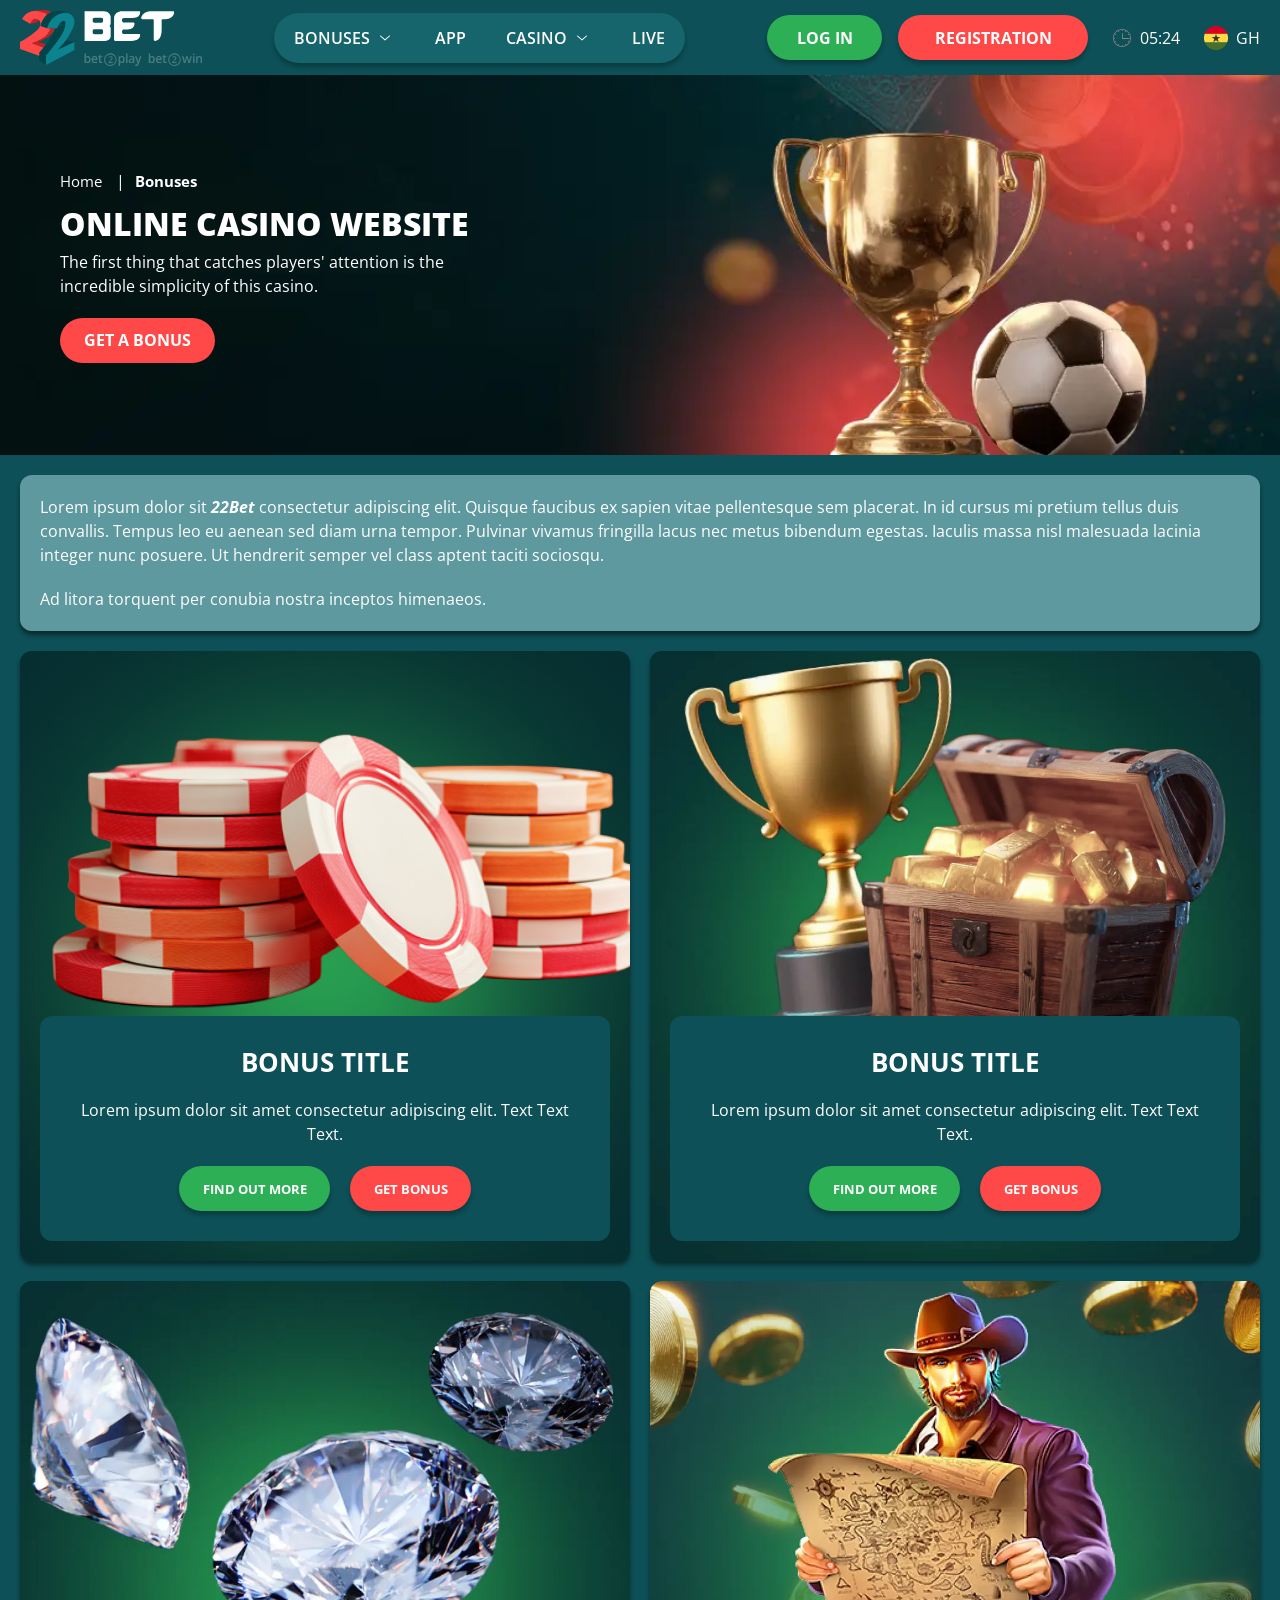
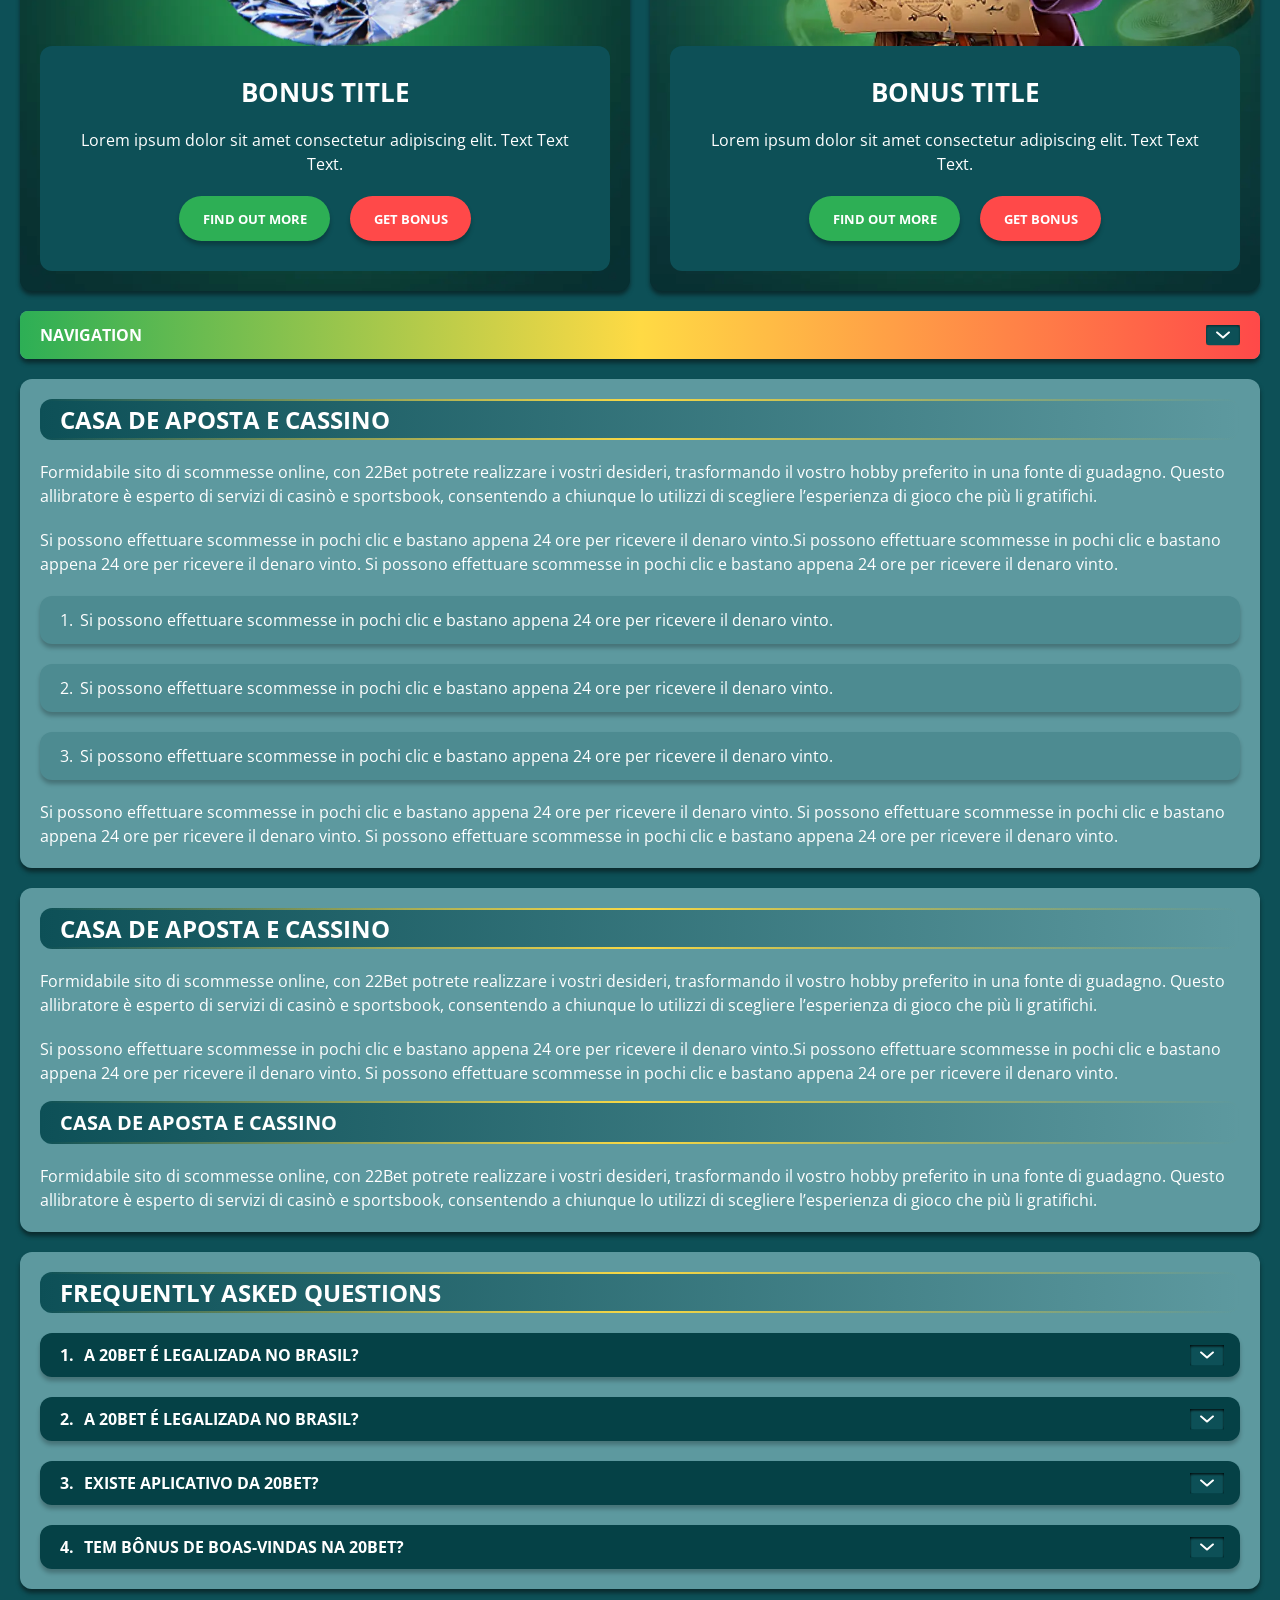
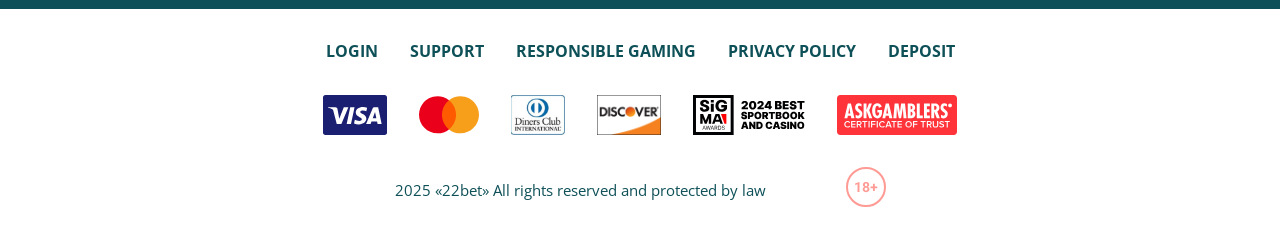
<file: bonus.html>
<!DOCTYPE html>
<html lang="gh">
  <head>
    <meta charset="UTF-8" />
   
    <meta name="viewport" content="width=device-width, initial-scale=1.0" />
    <title>22Bet no</title>
    <meta name="description" content />
    <meta property="og:site_name" content />
    <meta property="og:title" content />
    <meta property="og:type" content="website" />
    <meta property="og:url" content />
    <meta property="og:image" content />
    <meta property="og:image:alt" content />
    <meta property="og:locale" content="gh" />
    <meta property="og:description" content />
    <link rel="preconnect" href="https://fonts.googleapis.com" />
    <link rel="preconnect" href="https://fonts.gstatic.com" crossorigin="anonymous" />
    
   <link href="https://fonts.googleapis.com/css2?family=Open+Sans:ital,wght@0,300..800;1,300..800&display=swap" rel="stylesheet">
<link href="https://fonts.googleapis.com/css?family=Roboto+Condensed&display=swap" rel="stylesheet">

    <link rel="stylesheet" href="./css/reset.css" />
    <link rel="stylesheet" href="./css/main.css" />
    <link rel="stylesheet" href="./css/media.css"/>
    <link rel="icon" href="./images/Group.png" type="image/x-icon"/>
    <script
    src="https://code.jquery.com/jquery-3.6.1.min.js"
    integrity="sha256-o88AwQnZB+VDvE9tvIXrMQaPlFFSUTR+nldQm1LuPXQ="
    crossorigin="anonymous"
  ></script>
  </head>
  <body>
  <header class="header">
      <section class="content header__content">
        <a href="./index.html" class="logo header__logo"
          ><img src="./images/logo.svg" alt="logo" title
        /></a>
        <button class="header__btn-menu" >
          <svg width="16px" height="16px" viewBox="0 0 16 16" xmlns="http://www.w3.org/2000/svg">
              <rect y="0" width="16" height="3" rx="1.5"></rect>
              <rect y="6.5" width="16" height="3" rx="1.5"></rect>
              <rect y="13" width="16" height="3" rx="1.5"></rect>
            </svg>
        </button>

          <nav class="menu header__menu">
            <ul class="header__menu-list">
                
              <li class="">
              <div class="header__menu-wrapper">
                <div class="js-button-expander js-button-expander--menu" >
                <a href="./bonus.html" >
                <span>Bonuses</span>
              </a>
              </div>
              <div class="header__menu-wrap js-expand-content js-expand-content--menu">
                <ul >
                  <li>
                    <a href="./freeSpins.html">
                    <span>Free Spins</span>
                  </a></li>
                  <li><a href="./promoCode.html">
                    <span>Promo Code</span>
                  </a>
                </li>
                  <li><a href="./welcomeBonus.html">
                    <span>Welcome Bonus</span>
                  </a>
                </li>
                <li><a href="./vip.html">
                    <span>VIP</span>
                  </a>
                </li>
                </ul>
              </div>
              </div>
               <a href="./bonus.html" class="header__menu-item">
                <span>Bonuses</span>
              </a>
            </li>
              <li>
                <a href="./app.html">
                 App
                </a>
              </li>
              
              <li class="">
              <div class="header__menu-wrapper">
                <div class="js-button-expander js-button-expander--menu" >
                <a href="./casino.html" >
                <span> Casino</span>
              </a>
              </div>
              <div class="header__menu-wrap js-expand-content js-expand-content--menu">
                <ul >
                  <li>
                    <a href="./slots.html">
                    <span>Slots</span>
                  </a></li>
                 
                </ul>
              </div>
              </div>
               <a href="./casino.html" class="header__menu-item">
                <span>Casino</span>
              </a>
            </li>
               <li>
                <a href="./live.html">
               Live
                </a>
              </li>
              <li>
                    <a href="./freeSpins.html">
                    <span>Free Spins</span>
                  </a></li>
                  <li><a href="./promoCode.html">
                    <span>Promo Code</span>
                  </a>
                </li>
                  <li><a href="./welcomeBonus.html">
                    <span>Welcome Bonus</span>
                  </a>
                </li>
                <li><a href="./vip.html">
                    <span>VIP</span>
                  </a>
                </li>
             <li>
                    <a href="./slots.html">
                    <span>Slots</span>
                  </a></li>
             
             
            </ul>
            <div class="header__button header__button-menu " >
              <a href="#" class="button  button__login-menu">log in</a>
              <a href="#" class="button button__menu">registration</a>
            </div>
           
          </nav>
            <a href="#" class="button button__login">log in</a>
            <a href="#" class="button button__singup">registration</a>
            <div id="clock" class="header__time">00:00</div>
            <a href="" class="header__flag">
                <span><img src="./images/flag.png" alt="flag" title /></span>
                <span>gh</span>
              </a>
      </section>
    </header>
     <main class="main home main-page">
        <section class=" hero hero__page">
           
            <div class="background ">
              <img src="./images/bonus/bg-bonus.webp" alt="hero" title />
              
            </div>
            <div class="hero__wrapper hero__wrapper-page">
              <div class="hero__data hero__data-bonus">
                <ul
                class="breadcrumbs "
                
              >
                <li
                  
                >
                  <a href="#" >
                    <span >Home</span></a
                  >
                 
                </li>
                <li
                  
                >
                  <a href="#" > <span >Bonuses</span></a>
                 
                </li>
              </ul>
                <h1 class="title general hero__title">
                  Online Casino Website
                </h1>
                 <p class="hero__text">The first thing that catches players' attention is the incredible simplicity of this casino.</p>
               
                <a href="#" class="button  hero__button ">Get a Bonus</a>
               
              </div>
             
            </div>
          </section>
      <section class="main__wrap main__wrap-page">
       
       <section class="content__wrapper content__wrapper-page">
        <section class="content article">
            <p>
             Lorem ipsum dolor sit <a href="#">22Bet</a> consectetur adipiscing elit. Quisque faucibus ex sapien vitae pellentesque sem placerat. In id cursus mi pretium tellus duis convallis. Tempus leo eu aenean sed diam urna tempor. Pulvinar vivamus fringilla lacus nec metus bibendum egestas. Iaculis massa nisl malesuada lacinia integer nunc posuere. Ut hendrerit semper vel class aptent taciti sociosqu.
            </p>
            <p>
             Ad litora torquent per conubia nostra inceptos himenaeos.
            </p>
          </section>
        
          <section class="content bonuses">
            <ul class="bonuses__list">
               <li class="  bonuses__item">
                 
                 <div class="images__wrap">
                   <div class="background bonuses__img">
                     <img src="./images/bonus/banner-bonus1.png" alt="" title="">
                  </div>
                  <div class="bonuses__desc">
                     <div class="wrap">
                        
                        <h2 class="title high bonuses__title">Bonus Title</h2>
                        <div class="bonuses__text">
                           <p>Lorem ipsum dolor sit amet consectetur adipiscing elit. Text Text Text.</p>
                          </div>
                        
                     </div>
                     <div class="bonuses__buttons">
                      <a href="#" class="button bonuses__button">Find out more</a>
                      <a href="#" class="button bonuses__button">Get Bonus</a>
                   </div>
                  </div>
                 </div>
                  
               </li>
               <li class="bonuses__item">
                 <div class="images__wrap">
                  <div class="background bonuses__img">
                     <img src="./images/bonus/banner-bonus2.webp" alt="" title="">
                  </div>
                  <div class="bonuses__desc">
                     <div class="wrap">
                       
                        <h2 class="title high bonuses__title">Bonus Title</h2>
                        <div class="bonuses__text">
                            <p>Lorem ipsum dolor sit amet consectetur adipiscing elit. Text Text Text.</p> </div>
                        
                     </div>
                     <div class="bonuses__buttons">
                      <a href="#" class="button bonuses__button">Find out more</a>
                      <a href="#" class="button bonuses__button">Get Bonus</a>
                   </div>
                  </div>
                 </div>
               </li>
               <li class="bonuses__item">
                <div class="images__wrap">
                  <div class="background bonuses__img">
                     <img src="./images/bonus/banner-bonus3.webp" alt="" title="">
                  </div>
                  <div class="bonuses__desc">
                     <div class="wrap">
                        
                        <h2 class="title high bonuses__title">Bonus Title</h2>
                        <div class="bonuses__text">
                           <p>Lorem ipsum dolor sit amet consectetur adipiscing elit. Text Text Text.</p>
                        </div>
                       
                     </div>
                     <div class="bonuses__buttons">
                      <a href="#" class="button bonuses__button">Find out more</a>
                      <a href="#" class="button bonuses__button">Get Bonus</a>
                   </div>
                  </div>
                </div>
               </li>
               <li class="bonuses__item">
                  <div class="images__wrap">
                  <div class="background bonuses__img">
                     <img src="./images/bonus/banner-bonus4.webp" alt="" title="">
                  </div>
                  <div class="bonuses__desc">
                     <div class="wrap">
                        
                        <h2 class="title high bonuses__title">Bonus Title</h2>
                        <div class="bonuses__text">
                           <p>Lorem ipsum dolor sit amet consectetur adipiscing elit. Text Text Text.</p>
                        </div>
                        
                     </div>
                     <div class="bonuses__buttons">
                      <a href="#" class="button bonuses__button">Find out more</a>
                      <a href="#" class="button bonuses__button">Get Bonus</a>
                      
                   </div>
                  </div>
                  </div>
               </li>
            </ul>
         </section>
            <section class="content menu-review__content">
              

            
                <div class="menu__review-desk menu__review-content">Navigation</div>
                <ul class="menu__review menu__review-list">
                  <li><a href="#">Lorem ipsum dolor sit</a></li>
                    <li><a href="#">Amet consectetur adipiscing</a></li>
                      <li><a href="#">Quisque faucibus ex sapien vitae</a></li>
                        <li><a href="#">Ut hendrerit sempero</a></li>
                          <li><a href="#">Pulvinar vivamus fringilla</a></li>
                           <li><a href="#">Ad litora torquent per conubia</a></li>
                         
                          
                </ul>
             
          
          </section>
         
         <section class="content article">
            <h2 class="title high article__title">Casa de Aposta e Cassino</h2>
            
            <p>
             Formidabile sito di scommesse online, con 22Bet potrete realizzare i vostri desideri, trasformando il vostro hobby preferito in una fonte di guadagno. Questo allibratore è esperto di servizi di casinò e sportsbook, consentendo a chiunque lo utilizzi di scegliere l’esperienza di gioco che più li gratifichi.
            </p>
            <p>
             Si possono effettuare scommesse in pochi clic e bastano appena 24 ore per ricevere il denaro vinto.Si possono effettuare scommesse in pochi clic e bastano appena 24 ore per ricevere il denaro vinto. Si possono effettuare scommesse in pochi clic e bastano appena 24 ore per ricevere il denaro vinto.
            </p>
           <ol>
              <li>Si possono effettuare scommesse in pochi clic e bastano appena 24 ore per ricevere il denaro vinto.</li>
              <li>Si possono effettuare scommesse in pochi clic e bastano appena 24 ore per ricevere il denaro vinto.</li>
              <li>Si possono effettuare scommesse in pochi clic e bastano appena 24 ore per ricevere il denaro vinto.</li>
            </ol>
            <p>Si possono effettuare scommesse in pochi clic e bastano appena 24 ore per ricevere il denaro vinto. Si possono effettuare scommesse in pochi clic e bastano appena 24 ore per ricevere il denaro vinto. Si possono effettuare scommesse in pochi clic e bastano appena 24 ore per ricevere il denaro vinto.</p>
          </section>
           <section class="content article">
            <h2 class="title high article__title">Casa de Aposta e Cassino</h2>
            
            <p>
             Formidabile sito di scommesse online, con 22Bet potrete realizzare i vostri desideri, trasformando il vostro hobby preferito in una fonte di guadagno. Questo allibratore è esperto di servizi di casinò e sportsbook, consentendo a chiunque lo utilizzi di scegliere l’esperienza di gioco che più li gratifichi.
            </p>
            <p>
             Si possono effettuare scommesse in pochi clic e bastano appena 24 ore per ricevere il denaro vinto.Si possono effettuare scommesse in pochi clic e bastano appena 24 ore per ricevere il denaro vinto. Si possono effettuare scommesse in pochi clic e bastano appena 24 ore per ricevere il denaro vinto.
            </p>
          
            <h3>Casa de Aposta e Cassino</h3>
            <p>Formidabile sito di scommesse online, con 22Bet potrete realizzare i vostri desideri, trasformando il vostro hobby preferito in una fonte di guadagno. Questo allibratore è esperto di servizi di casinò e sportsbook, consentendo a chiunque lo utilizzi di scegliere l’esperienza di gioco che più li gratifichi.</p>
          </section>
        
           <section class="content faq">
            <h2 class="title high faq__title">Frequently Asked Questions</h2>
            <ul class="faq__list " >
              <li class="faq__item"  >
                <h3 class="title medium faq__subtitle js-button-expander js-button-expander--faq"  >A 20Bet é legalizada no Brasil?
                 </h3>
                <div  class="faq__answer js-expand-content js-expand-content--faq" >
                  <p  >
                    Sim, a casa de apostas tem licença emitida por Curaçao, que é reconhecida no Brasil e a permite atuar por aqui.
                  </p>
                </div>
              </li>
              <li class="faq__item"  >
                <h3 class="title medium faq__subtitle js-button-expander js-button-expander--faq"  >A 20Bet é legalizada no Brasil?</h3>
                <div class="faq__answer js-expand-content js-expand-content--faq" >
                  <p  >
                    Sim, a casa de apostas tem licença emitida por Curaçao, que é reconhecida no Brasil e a permite atuar por aqui.
                  </p>
                </div>
              </li> 
              <li class="faq__item"  >
                <h3 class="title medium faq__subtitle js-button-expander js-button-expander--faq"  >Existe aplicativo da 20Bet?</h3>
                <div class="faq__answer js-expand-content js-expand-content--faq" >
                  <p  >
                   Sim, disponível para sistemas operacionais iOS e Android.
                  </p>
                </div>
              </li> 
              <li class="faq__item"  >
                <h3 class="title medium faq__subtitle js-button-expander js-button-expander--faq"  >Tem bônus de boas-vindas na 20Bet?</h3>
                <div class="faq__answer js-expand-content js-expand-content--faq" >
                  <p  >
                   O pacote especial para novos usuários da 20Bet paga 100% sobre o primeiro depósito, com limite de 600 BRL.
                  </p>
                </div>
              </li> 
             
            </ul>
          </section>
          
        </section> 
        
       
        <div class=""  onclick="scrollToTop()">
          <button class="main__arrow" id="scrollToTopBtn"></button>
        </div> 
      </section>
    </main> 
  <footer class=" footer ">
      <section class="content footer__content">
        <ul class="footer__menu">
         <li><a href="./login.html">Login</a></li>
         <li><a href="./support.html">Support</a></li>
         <li><a href="./responsible.html">Responsible Gaming</a></li>
         <li><a href="./policy.html">Privacy Policy</a></li>
         <li><a href="./deposit.html">Deposit</a></li>
        </ul>
       
          <ul class="footer__cards-list">
           
            <li>
              <a href="#"
                ><img src="./images/visa.svg" alt="cardvisa" title
              /></a>
            </li>
            <li>
              <a href="#"
                ><img
                  src="./images/mastercard.svg"
                  alt="mastercard"
                  title
              /></a>
            </li>
            <li>
                <a href="#"
                  ><img src="./images/diners.svg" alt="diners" title
                /></a>
              </li>
              <li>
                <a href="#"
                  ><img src="./images/discover.svg" alt="discover" title
                /></a>
              </li>
              <li>
                <a href="#"
                  ><img src="./images/sigma.svg" alt="sigma" title
                /></a>
              </li>
              <li>
                <a href="#"
                  ><img src="./images/ask.svg" alt="ask" title
                /></a>
              </li>
            
          </ul>
       
        <div class="footer__wrapp">
          <div class="footer__text">
           
            <p>2025 «22bet» All rights reserved and protected by law
</p>
           
          </div>
          <div class="footer__age">
            <img src="./images/age.svg" alt="age" title />
          </div>
        </div>
      
      </section>
    </footer>
    
    <script src="./js/sidebar.js" defer></script>
    <script src="./js/expander.js" defer></script>
    <script src="./js/mobile-menu.js" defer></script>
    <script src="./js/clock.js" defer></script>
     <script src="./js/arrowUp.js" defer></script>
  </body>
</html>
</file>
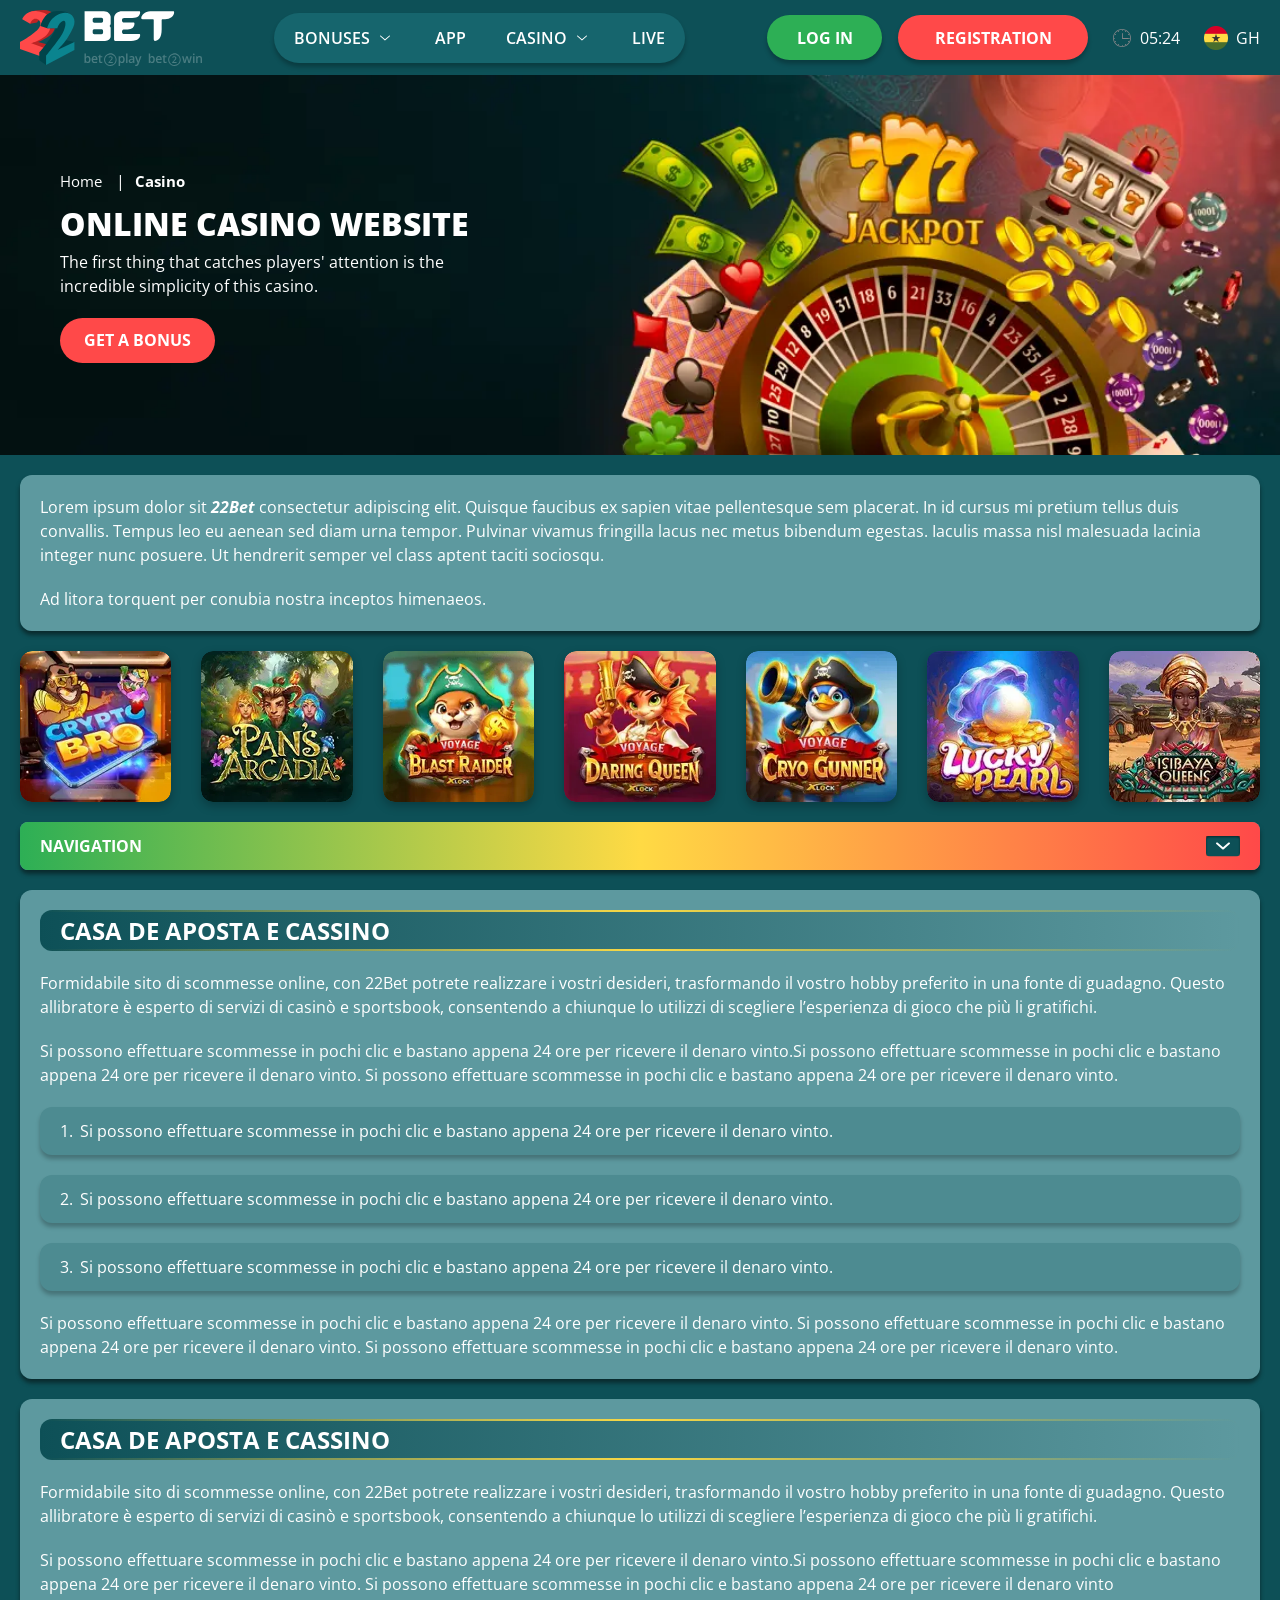
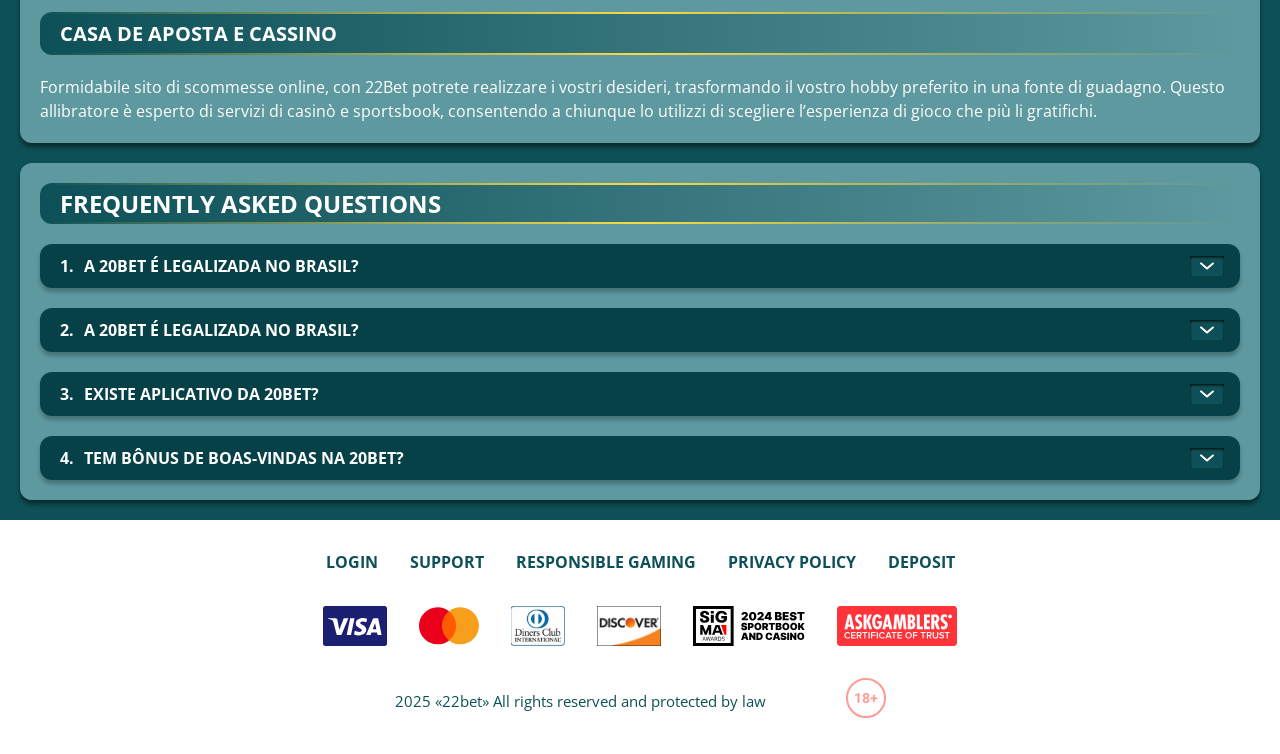
<file: casino.html>
<!DOCTYPE html>
<html lang="gh">
  <head>
    <meta charset="UTF-8" />
   
    <meta name="viewport" content="width=device-width, initial-scale=1.0" />
    <title>22Bet </title>
    <meta name="description" content />
    <meta property="og:site_name" content />
    <meta property="og:title" content />
    <meta property="og:type" content="website" />
    <meta property="og:url" content />
    <meta property="og:image" content />
    <meta property="og:image:alt" content />
    <meta property="og:locale" content="gh" />
    <meta property="og:description" content />
    <link rel="preconnect" href="https://fonts.googleapis.com" />
    <link rel="preconnect" href="https://fonts.gstatic.com" crossorigin="anonymous" />
   <link href="https://fonts.googleapis.com/css2?family=Open+Sans:ital,wght@0,300..800;1,300..800&display=swap" rel="stylesheet">
<link href="https://fonts.googleapis.com/css?family=Roboto+Condensed&display=swap" rel="stylesheet">

   <link rel="stylesheet" href="./css/reset.css" />
    <link rel="stylesheet" href="./css/main.css" />
    <link rel="stylesheet" href="./css/media.css"/>
    <link rel="icon" href="./images/Group.png" type="image/x-icon"/>
    <script
    src="https://code.jquery.com/jquery-3.6.1.min.js"
    integrity="sha256-o88AwQnZB+VDvE9tvIXrMQaPlFFSUTR+nldQm1LuPXQ="
    crossorigin="anonymous"
  ></script>
  </head>
  <body>
    <header class="header">
      <section class="content header__content">
        <a href="./index.html" class="logo header__logo"
          ><img src="./images/logo.svg" alt="logo" title
        /></a>
        <button class="header__btn-menu" >
          <svg width="16px" height="16px" viewBox="0 0 16 16" xmlns="http://www.w3.org/2000/svg">
              <rect y="0" width="16" height="3" rx="1.5"></rect>
              <rect y="6.5" width="16" height="3" rx="1.5"></rect>
              <rect y="13" width="16" height="3" rx="1.5"></rect>
            </svg>
        </button>

          <nav class="menu header__menu">
            <ul class="header__menu-list">
                
              <li class="">
              <div class="header__menu-wrapper">
                <div class="js-button-expander js-button-expander--menu" >
                <a href="./bonus.html" >
                <span>Bonuses</span>
              </a>
              </div>
              <div class="header__menu-wrap js-expand-content js-expand-content--menu">
                <ul >
                  <li>
                    <a href="./freeSpins.html">
                    <span>Free Spins</span>
                  </a></li>
                  <li><a href="./promoCode.html">
                    <span>Promo Code</span>
                  </a>
                </li>
                  <li><a href="./welcomeBonus.html">
                    <span>Welcome Bonus</span>
                  </a>
                </li>
                <li><a href="./vip.html">
                    <span>VIP</span>
                  </a>
                </li>
                </ul>
              </div>
              </div>
               <a href="./bonus.html" class="header__menu-item">
                <span>Bonuses</span>
              </a>
            </li>
              <li>
                <a href="./app.html">
                 App
                </a>
              </li>
              
              <li class="">
              <div class="header__menu-wrapper">
                <div class="js-button-expander js-button-expander--menu" >
                <a href="./casino.html" >
                <span> Casino</span>
              </a>
              </div>
              <div class="header__menu-wrap js-expand-content js-expand-content--menu">
                <ul >
                  <li>
                    <a href="./slots.html">
                    <span>Slots</span>
                  </a></li>
                 
                </ul>
              </div>
              </div>
               <a href="./bonus.html" class="header__menu-item">
                <span>Casino</span>
              </a>
            </li>
               <li>
                <a href="./live.html">
               Live
                </a>
              </li>
              <li>
                    <a href="./freeSpins.html">
                    <span>Free Spins</span>
                  </a></li>
                  <li><a href="./promoCode.html">
                    <span>Promo Code</span>
                  </a>
                </li>
                  <li><a href="./welcomeBonus.html">
                    <span>Welcome Bonus</span>
                  </a>
                </li>
                <li><a href="./vip.html">
                    <span>VIP</span>
                  </a>
                </li>
             <li>
                    <a href="./slots.html">
                    <span>Slots</span>
                  </a></li>
             
             
            </ul>
            <div class="header__button header__button-menu " >
              <a href="#" class="button  button__login-menu">log in</a>
              <a href="#" class="button button__menu">registration</a>
            </div>
           
          </nav>
            <a href="#" class="button button__login">log in</a>
            <a href="#" class="button button__singup">registration</a>
            <div id="clock" class="header__time">00:00</div>
            <a href="" class="header__flag">
                <span><img src="./images/flag.png" alt="flag" title /></span>
                <span>gh</span>
              </a>
      </section>
    </header>
     <main class="main home main-page">
        <section class=" hero hero__page">
           
            <div class="background background-page">
              <img src="./images/casino/bg-casino.webp" alt="hero" title />
              
            </div>
            <div class="hero__wrapper hero__wrapper-page">
              <div class="hero__data hero__data-bonus">
                <ul
                class="breadcrumbs "
                
              >
                <li
                  
                >
                  <a href="#" >
                    <span >Home</span></a
                  >
                 
                </li>
                <li
                  
                >
                  <a href="#" > <span >Casino</span></a>
                 
                </li>
              </ul>
                <h1 class="title general hero__title">
                  Online Casino Website
                </h1>
                 <p class="hero__text">The first thing that catches players' attention is the incredible simplicity of this casino.</p>
               
                <a href="#" class="button  hero__button ">Get a Bonus</a>
               
              </div>
             
            </div>
          </section>
      <section class="main__wrap main__wrap-page">
       
       <section class="content__wrapper content__wrapper-page">

         
        
       
          <section class="content article">
            <p>
             Lorem ipsum dolor sit <a href="#">22Bet</a> consectetur adipiscing elit. Quisque faucibus ex sapien vitae pellentesque sem placerat. In id cursus mi pretium tellus duis convallis. Tempus leo eu aenean sed diam urna tempor. Pulvinar vivamus fringilla lacus nec metus bibendum egestas. Iaculis massa nisl malesuada lacinia integer nunc posuere. Ut hendrerit semper vel class aptent taciti sociosqu.
            </p>
            <p>
             Ad litora torquent per conubia nostra inceptos himenaeos.
            </p>
          </section>
               <section class="content casino">
           
              <ul class="casino__list ">
                <li class="casino__item">
                    <div class="casino__wrapper">
                      <img class="casino__img" src="./images/casino/card-casino1.webp" alt="" title>
                    <div class="casino__hover casino__hover-live">
                        
                        <div class="casino-box">
                            
                        <a href="#" class="button  casino__buttons"><img src="./images/card-button.svg" alt="" title></a>
                        </div>
                    </div>
                    </div>
                    
                </li>
                <li class="casino__item">
                  <div class="casino__wrapper">
                    <img class="casino__img" src="./images/casino/card-casino2.webp" alt="" title>
                <div class="casino__hover casino__hover-live">
                      
                        <div class="casino-box">
                            
                        <a href="#" class="button  casino__buttons"><img src="./images/card-button.svg" alt="" title></a>
                        </div>
                    </div>
                  </div>
                 
              </li>
              <li class="casino__item">
                <div class="casino__wrapper">
                  <img class="casino__img" src="./images/casino/card-casino3.webp" alt="" title>
               <div class="casino__hover casino__hover-live">
                        
                        <div class="casino-box">
                            
                        <a href="#" class="button  casino__buttons"><img src="./images/card-button.svg" alt="" title></a>
                        </div>
                    </div>
               
            </li>
             <li class="casino__item">
                <div class="casino__wrapper">
                  <img class="casino__img" src="./images/casino/card-casino4.webp" alt="" title>
               <div class="casino__hover casino__hover-live">
                        
                        <div class="casino-box">
                            
                        <a href="#" class="button  casino__buttons"><img src="./images/card-button.svg" alt="" title></a>
                        </div>
                    </div>
               
            </li>
             <li class="casino__item">
                <div class="casino__wrapper">
                  <img class="casino__img" src="./images/casino/card-casino5.webp" alt="" title>
               <div class="casino__hover casino__hover-live">
                        
                        <div class="casino-box">
                            
                        <a href="#" class="button  casino__buttons"><img src="./images/card-button.svg" alt="" title></a>
                        </div>
                    </div>
               
            </li>
             <li class="casino__item">
                <div class="casino__wrapper">
                  <img class="casino__img" src="./images/casino/card-casino6.webp" alt="" title>
               <div class="casino__hover casino__hover-live">
                        
                        <div class="casino-box">
                            
                        <a href="#" class="button  casino__buttons"><img src="./images/card-button.svg" alt="" title></a>
                        </div>
                    </div>
               
            </li>
             <li class="casino__item">
                <div class="casino__wrapper">
                  <img class="casino__img" src="./images/casino/card-casino7.webp" alt="" title>
               <div class="casino__hover casino__hover-live">
                        
                        <div class="casino-box">
                            
                        <a href="#" class="button  casino__buttons"><img src="./images/card-button.svg" alt="" title></a>
                        </div>
                    </div>
               
            </li>
             
             
             
             
    
      

              </ul>
         </section>
             
        
        
       <section class="content menu-review__content">
              

            
                <div class="menu__review-desk menu__review-content">Navigation</div>
                <ul class="menu__review menu__review-list">
                  <li><a href="#">Lorem ipsum dolor sit</a></li>
                    <li><a href="#">Amet consectetur adipiscing</a></li>
                      <li><a href="#">Quisque faucibus ex sapien vitae</a></li>
                        <li><a href="#">Ut hendrerit sempero</a></li>
                          <li><a href="#">Pulvinar vivamus fringilla</a></li>
                           <li><a href="#">Ad litora torquent per conubia</a></li>
                         
                          
                </ul>
             
          
          </section>
          
        
          <section class="content article">
            <h2 class="title high article__title">Casa de Aposta e Cassino</h2>
             
            <p>
             Formidabile sito di scommesse online, con 22Bet potrete realizzare i vostri desideri, trasformando il vostro hobby preferito in una fonte di guadagno. Questo allibratore è esperto di servizi di casinò e sportsbook, consentendo a chiunque lo utilizzi di scegliere l’esperienza di gioco che più li gratifichi.
            </p>
            <p>
             Si possono effettuare scommesse in pochi clic e bastano appena 24 ore per ricevere il denaro vinto.Si possono effettuare scommesse in pochi clic e bastano appena 24 ore per ricevere il denaro vinto. Si possono effettuare scommesse in pochi clic e bastano appena 24 ore per ricevere il denaro vinto.
            </p>
           <ol>
              <li>Si possono effettuare scommesse in pochi clic e bastano appena 24 ore per ricevere il denaro vinto.</li>
              <li>Si possono effettuare scommesse in pochi clic e bastano appena 24 ore per ricevere il denaro vinto.</li>
              <li>Si possono effettuare scommesse in pochi clic e bastano appena 24 ore per ricevere il denaro vinto.</li>
            </ol>
            <p>Si possono effettuare scommesse in pochi clic e bastano appena 24 ore per ricevere il denaro vinto. Si possono effettuare scommesse in pochi clic e bastano appena 24 ore per ricevere il denaro vinto. Si possono effettuare scommesse in pochi clic e bastano appena 24 ore per ricevere il denaro vinto.</p>
          </section>
         
         
           <section class="content article">
            <h2 class="title high article__title">Casa de Aposta e Cassino</h2>
            <p>Formidabile sito di scommesse online, con 22Bet potrete realizzare i vostri desideri, trasformando il vostro hobby preferito in una fonte di guadagno. Questo allibratore è esperto di servizi di casinò e sportsbook, consentendo a chiunque lo utilizzi di scegliere l’esperienza di gioco che più li gratifichi.</p>
            <p>Si possono effettuare scommesse in pochi clic e bastano appena 24 ore per ricevere il denaro vinto.Si possono effettuare scommesse in pochi clic e bastano appena 24 ore per ricevere il denaro vinto. Si possono effettuare scommesse in pochi clic e bastano appena 24 ore per ricevere il denaro vinto</p>
            <h3>Casa de Aposta e Cassino</h3>
            <p>Formidabile sito di scommesse online, con 22Bet potrete realizzare i vostri desideri, trasformando il vostro hobby preferito in una fonte di guadagno. Questo allibratore è esperto di servizi di casinò e sportsbook, consentendo a chiunque lo utilizzi di scegliere l’esperienza di gioco che più li gratifichi.</p>
           </section>

          <section class="content faq">
            <h2 class="title high faq__title">Frequently Asked Questions</h2>
            <ul class="faq__list " >
              <li class="faq__item"  >
                <h3 class="title medium faq__subtitle js-button-expander js-button-expander--faq"  >A 20Bet é legalizada no Brasil?
                 </h3>
                <div  class="faq__answer js-expand-content js-expand-content--faq" >
                  <p  >
                    Sim, a casa de apostas tem licença emitida por Curaçao, que é reconhecida no Brasil e a permite atuar por aqui.
                  </p>
                </div>
              </li>
              <li class="faq__item"  >
                <h3 class="title medium faq__subtitle js-button-expander js-button-expander--faq"  >A 20Bet é legalizada no Brasil?</h3>
                <div class="faq__answer js-expand-content js-expand-content--faq" >
                  <p  >
                    Sim, a casa de apostas tem licença emitida por Curaçao, que é reconhecida no Brasil e a permite atuar por aqui.
                  </p>
                </div>
              </li> 
              <li class="faq__item"  >
                <h3 class="title medium faq__subtitle js-button-expander js-button-expander--faq"  >Existe aplicativo da 20Bet?</h3>
                <div class="faq__answer js-expand-content js-expand-content--faq" >
                  <p  >
                   Sim, disponível para sistemas operacionais iOS e Android.
                  </p>
                </div>
              </li> 
              <li class="faq__item"  >
                <h3 class="title medium faq__subtitle js-button-expander js-button-expander--faq"  >Tem bônus de boas-vindas na 20Bet?</h3>
                <div class="faq__answer js-expand-content js-expand-content--faq" >
                  <p  >
                   O pacote especial para novos usuários da 20Bet paga 100% sobre o primeiro depósito, com limite de 600 BRL.
                  </p>
                </div>
              </li> 
             
            </ul>
          </section>
          
        </section> 
      
        <div class=""  onclick="scrollToTop()">
          <button class="main__arrow" id="scrollToTopBtn"></button>
        </div> 
        
      </section>
    </main> 
       <footer class=" footer ">
      <section class="content footer__content">
        <ul class="footer__menu">
         <li><a href="./login.html">Login</a></li>
         <li><a href="./support.html">Support</a></li>
         <li><a href="./responsible.html">Responsible Gaming</a></li>
         <li><a href="./policy.html">Privacy Policy</a></li>
         <li><a href="./deposit.html">Deposit</a></li>
        </ul>
       
          <ul class="footer__cards-list">
           
            <li>
              <a href="#"
                ><img src="./images/visa.svg" alt="cardvisa" title
              /></a>
            </li>
            <li>
              <a href="#"
                ><img
                  src="./images/mastercard.svg"
                  alt="mastercard"
                  title
              /></a>
            </li>
            <li>
                <a href="#"
                  ><img src="./images/diners.svg" alt="diners" title
                /></a>
              </li>
              <li>
                <a href="#"
                  ><img src="./images/discover.svg" alt="discover" title
                /></a>
              </li>
              <li>
                <a href="#"
                  ><img src="./images/sigma.svg" alt="sigma" title
                /></a>
              </li>
              <li>
                <a href="#"
                  ><img src="./images/ask.svg" alt="ask" title
                /></a>
              </li>
            
          </ul>
       
        <div class="footer__wrapp">
          <div class="footer__text">
           
            <p>2025 «22bet» All rights reserved and protected by law

</p>
           
          </div>
          <div class="footer__age">
            <img src="./images/age.svg" alt="age" title />
          </div>
        </div>
      
      </section>
    </footer>
    <script src="./js/arrowUp.js" defer></script>
    <script src="./js/sidebar.js" defer></script>
    <script src="./js/expander.js" defer></script>
    <script src="./js/mobile-menu.js" defer></script>
    <script src="./js/clock.js" defer></script>
  </body>
</html>
</file>
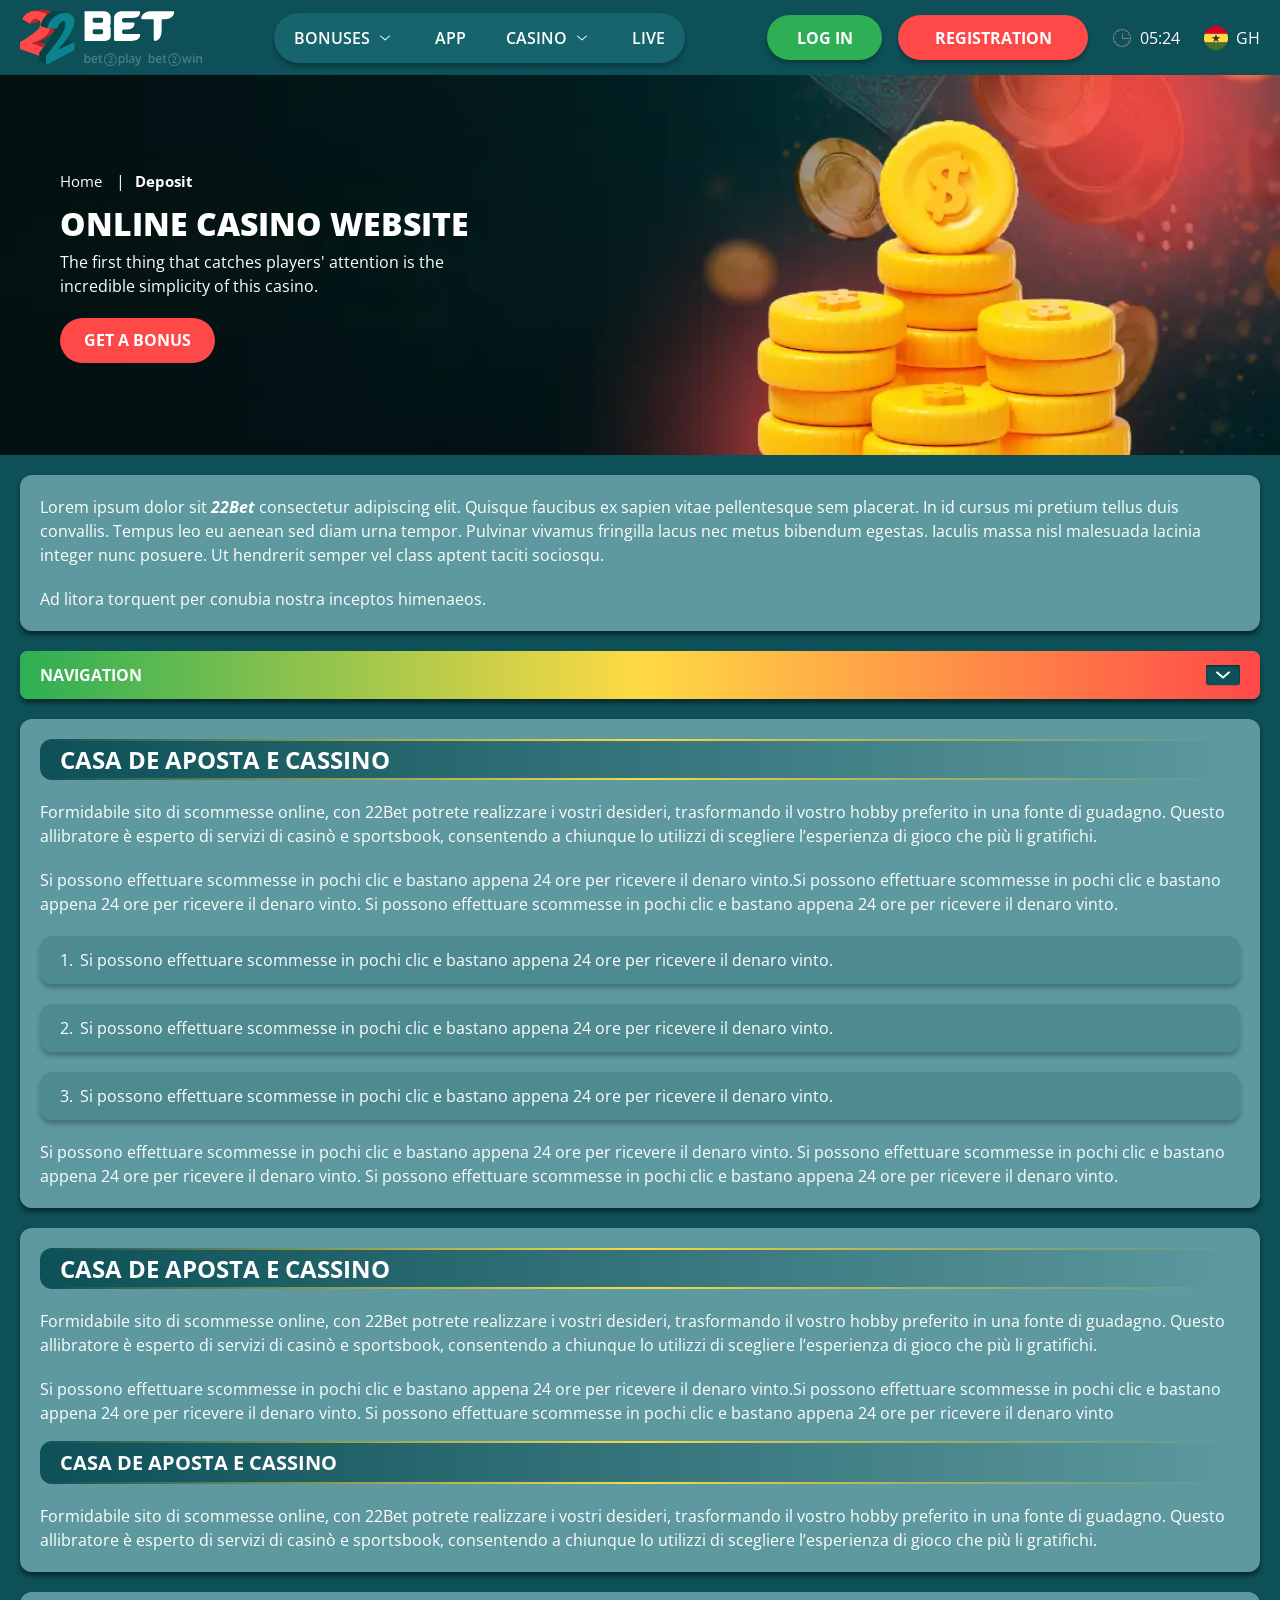
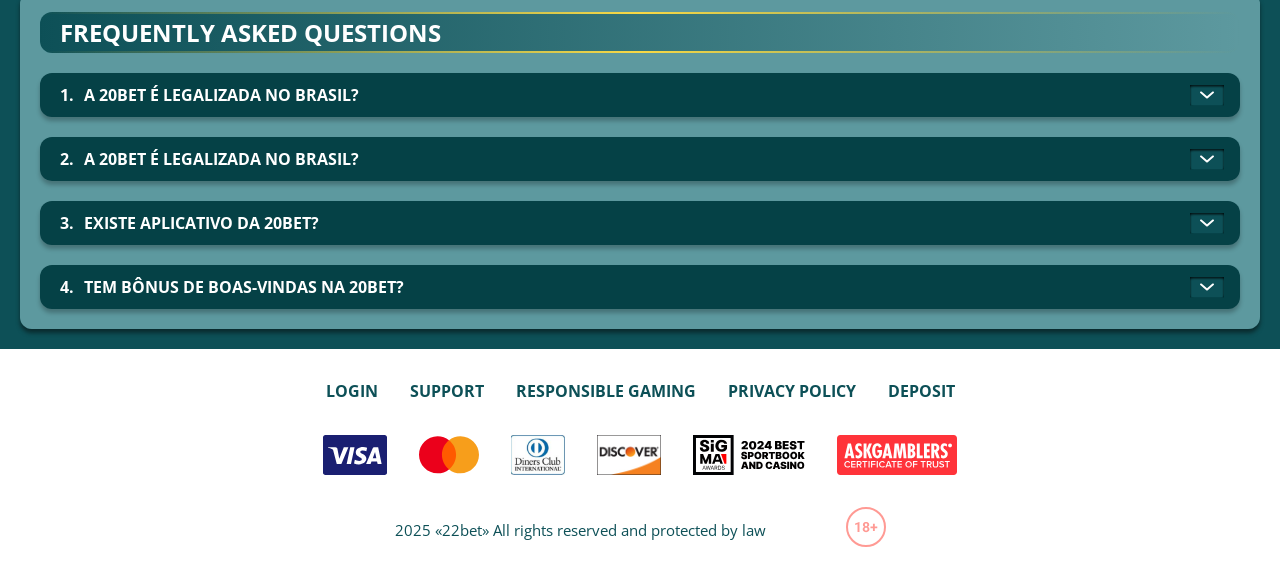
<file: deposit.html>
<!DOCTYPE html>
<html lang="gh">
  <head>
    <meta charset="UTF-8" />
   
    <meta name="viewport" content="width=device-width, initial-scale=1.0" />
    <title>22Bet </title>
    <meta name="description" content />
    <meta property="og:site_name" content />
    <meta property="og:title" content />
    <meta property="og:type" content="website" />
    <meta property="og:url" content />
    <meta property="og:image" content />
    <meta property="og:image:alt" content />
    <meta property="og:locale" content="gh" />
    <meta property="og:description" content />
    <link rel="preconnect" href="https://fonts.googleapis.com" />
    <link rel="preconnect" href="https://fonts.gstatic.com" crossorigin="anonymous" />
   <link href="https://fonts.googleapis.com/css2?family=Open+Sans:ital,wght@0,300..800;1,300..800&display=swap" rel="stylesheet">
<link href="https://fonts.googleapis.com/css?family=Roboto+Condensed&display=swap" rel="stylesheet">

   <link rel="stylesheet" href="./css/reset.css" />
    <link rel="stylesheet" href="./css/main.css" />
    <link rel="stylesheet" href="./css/media.css"/>
    <link rel="icon" href="./images/Group.png" type="image/x-icon"/>
    <script
    src="https://code.jquery.com/jquery-3.6.1.min.js"
    integrity="sha256-o88AwQnZB+VDvE9tvIXrMQaPlFFSUTR+nldQm1LuPXQ="
    crossorigin="anonymous"
  ></script>
  </head>
  <body>
    <header class="header">
      <section class="content header__content">
        <a href="./index.html" class="logo header__logo"
          ><img src="./images/logo.svg" alt="logo" title
        /></a>
        <button class="header__btn-menu" >
          <svg width="16px" height="16px" viewBox="0 0 16 16" xmlns="http://www.w3.org/2000/svg">
              <rect y="0" width="16" height="3" rx="1.5"></rect>
              <rect y="6.5" width="16" height="3" rx="1.5"></rect>
              <rect y="13" width="16" height="3" rx="1.5"></rect>
            </svg>
        </button>

          <nav class="menu header__menu">
            <ul class="header__menu-list">
                
              <li class="">
              <div class="header__menu-wrapper">
                <div class="js-button-expander js-button-expander--menu" >
                <a href="./bonus.html" >
                <span>Bonuses</span>
              </a>
              </div>
              <div class="header__menu-wrap js-expand-content js-expand-content--menu">
                <ul >
                  <li>
                    <a href="./freeSpins.html">
                    <span>Free Spins</span>
                  </a></li>
                  <li><a href="./promoCode.html">
                    <span>Promo Code</span>
                  </a>
                </li>
                  <li><a href="./welcomeBonus.html">
                    <span>Welcome Bonus</span>
                  </a>
                </li>
                <li><a href="./vip.html">
                    <span>VIP</span>
                  </a>
                </li>
                </ul>
              </div>
              </div>
               <a href="./bonus.html" class="header__menu-item">
                <span>Bonuses</span>
              </a>
            </li>
              <li>
                <a href="./app.html">
                 App
                </a>
              </li>
              
              <li class="">
              <div class="header__menu-wrapper">
                <div class="js-button-expander js-button-expander--menu" >
                <a href="./casino.html" >
                <span> Casino</span>
              </a>
              </div>
              <div class="header__menu-wrap js-expand-content js-expand-content--menu">
                <ul >
                  <li>
                    <a href="./slots.html">
                    <span>Slots</span>
                  </a></li>
                 
                </ul>
              </div>
              </div>
               <a href="./casino.html" class="header__menu-item">
                <span>Casino</span>
              </a>
            </li>
               <li>
                <a href="./live.html">
               Live
                </a>
              </li>
              <li>
                    <a href="./freeSpins.html">
                    <span>Free Spins</span>
                  </a></li>
                  <li><a href="./promoCode.html">
                    <span>Promo Code</span>
                  </a>
                </li>
                  <li><a href="./welcomeBonus.html">
                    <span>Welcome Bonus</span>
                  </a>
                </li>
                <li><a href="./vip.html">
                    <span>VIP</span>
                  </a>
                </li>
             <li>
                    <a href="./slots.html">
                    <span>Slots</span>
                  </a></li>
             
             
            </ul>
            <div class="header__button header__button-menu " >
              <a href="#" class="button  button__login-menu">log in</a>
              <a href="#" class="button button__menu">registration</a>
            </div>
           
          </nav>
            <a href="#" class="button button__login">log in</a>
            <a href="#" class="button button__singup">registration</a>
            <div id="clock" class="header__time">00:00</div>
            <a href="" class="header__flag">
                <span><img src="./images/flag.png" alt="flag" title /></span>
                <span>gh</span>
              </a>
      </section>
    </header>
     <main class="main home main-page">
        <section class=" hero hero__page">
           
            <div class="background background-page">
              <img src="./images/layout-images/bg-deposit.webp" alt="hero" title />
              
            </div>
            <div class="hero__wrapper hero__wrapper-page">
              <div class="hero__data hero__data-bonus">
                <ul
                class="breadcrumbs "
                
              >
                <li
                  
                >
                  <a href="#" >
                    <span >Home</span></a
                  >
                 
                </li>
                <li
                  
                >
                  <a href="#" > <span >Deposit</span></a>
                 
                </li>
              </ul>
                <h1 class="title general hero__title">
                  Online Casino Website
                </h1>
                 <p class="hero__text">The first thing that catches players' attention is the incredible simplicity of this casino.</p>
               
                <a href="#" class="button  hero__button ">Get a Bonus</a>
               
              </div>
             
            </div>
          </section>
      <section class="main__wrap main__wrap-page">
       
       <section class="content__wrapper content__wrapper-page">

         
        
       
          <section class="content article">
            <p>
             Lorem ipsum dolor sit <a href="#">22Bet</a> consectetur adipiscing elit. Quisque faucibus ex sapien vitae pellentesque sem placerat. In id cursus mi pretium tellus duis convallis. Tempus leo eu aenean sed diam urna tempor. Pulvinar vivamus fringilla lacus nec metus bibendum egestas. Iaculis massa nisl malesuada lacinia integer nunc posuere. Ut hendrerit semper vel class aptent taciti sociosqu.
            </p>
            <p>
             Ad litora torquent per conubia nostra inceptos himenaeos.
            </p>
          </section>
         
               <section class="content menu-review__content">
              

            
                <div class="menu__review-desk menu__review-content">Navigation</div>
                <ul class="menu__review menu__review-list">
                  <li><a href="#">Lorem ipsum dolor sit</a></li>
                    <li><a href="#">Amet consectetur adipiscing</a></li>
                      <li><a href="#">Quisque faucibus ex sapien vitae</a></li>
                        <li><a href="#">Ut hendrerit sempero</a></li>
                          <li><a href="#">Pulvinar vivamus fringilla</a></li>
                           <li><a href="#">Ad litora torquent per conubia</a></li>
                         
                          
                </ul>
             
          
          </section>
          
        
          <section class="content article">
            <h2 class="title high article__title">Casa de Aposta e Cassino</h2>
             
            <p>
             Formidabile sito di scommesse online, con 22Bet potrete realizzare i vostri desideri, trasformando il vostro hobby preferito in una fonte di guadagno. Questo allibratore è esperto di servizi di casinò e sportsbook, consentendo a chiunque lo utilizzi di scegliere l’esperienza di gioco che più li gratifichi.
            </p>
            <p>
             Si possono effettuare scommesse in pochi clic e bastano appena 24 ore per ricevere il denaro vinto.Si possono effettuare scommesse in pochi clic e bastano appena 24 ore per ricevere il denaro vinto. Si possono effettuare scommesse in pochi clic e bastano appena 24 ore per ricevere il denaro vinto.
            </p>
           <ol>
              <li>Si possono effettuare scommesse in pochi clic e bastano appena 24 ore per ricevere il denaro vinto.</li>
              <li>Si possono effettuare scommesse in pochi clic e bastano appena 24 ore per ricevere il denaro vinto.</li>
              <li>Si possono effettuare scommesse in pochi clic e bastano appena 24 ore per ricevere il denaro vinto.</li>
            </ol>
            <p>Si possono effettuare scommesse in pochi clic e bastano appena 24 ore per ricevere il denaro vinto. Si possono effettuare scommesse in pochi clic e bastano appena 24 ore per ricevere il denaro vinto. Si possono effettuare scommesse in pochi clic e bastano appena 24 ore per ricevere il denaro vinto.</p>
          </section>
         
         
           <section class="content article">
            <h2 class="title high article__title">Casa de Aposta e Cassino</h2>
            <p>Formidabile sito di scommesse online, con 22Bet potrete realizzare i vostri desideri, trasformando il vostro hobby preferito in una fonte di guadagno. Questo allibratore è esperto di servizi di casinò e sportsbook, consentendo a chiunque lo utilizzi di scegliere l’esperienza di gioco che più li gratifichi.</p>
            <p>Si possono effettuare scommesse in pochi clic e bastano appena 24 ore per ricevere il denaro vinto.Si possono effettuare scommesse in pochi clic e bastano appena 24 ore per ricevere il denaro vinto. Si possono effettuare scommesse in pochi clic e bastano appena 24 ore per ricevere il denaro vinto</p>
            <h3>Casa de Aposta e Cassino</h3>
            <p>Formidabile sito di scommesse online, con 22Bet potrete realizzare i vostri desideri, trasformando il vostro hobby preferito in una fonte di guadagno. Questo allibratore è esperto di servizi di casinò e sportsbook, consentendo a chiunque lo utilizzi di scegliere l’esperienza di gioco che più li gratifichi.</p>
           </section>

          <section class="content faq">
            <h2 class="title high faq__title">Frequently Asked Questions</h2>
            <ul class="faq__list " >
              <li class="faq__item"  >
                <h3 class="title medium faq__subtitle js-button-expander js-button-expander--faq"  >A 20Bet é legalizada no Brasil?
                 </h3>
                <div  class="faq__answer js-expand-content js-expand-content--faq" >
                  <p  >
                    Sim, a casa de apostas tem licença emitida por Curaçao, que é reconhecida no Brasil e a permite atuar por aqui.
                  </p>
                </div>
              </li>
              <li class="faq__item"  >
                <h3 class="title medium faq__subtitle js-button-expander js-button-expander--faq"  >A 20Bet é legalizada no Brasil?</h3>
                <div class="faq__answer js-expand-content js-expand-content--faq" >
                  <p  >
                    Sim, a casa de apostas tem licença emitida por Curaçao, que é reconhecida no Brasil e a permite atuar por aqui.
                  </p>
                </div>
              </li> 
              <li class="faq__item"  >
                <h3 class="title medium faq__subtitle js-button-expander js-button-expander--faq"  >Existe aplicativo da 20Bet?</h3>
                <div class="faq__answer js-expand-content js-expand-content--faq" >
                  <p  >
                   Sim, disponível para sistemas operacionais iOS e Android.
                  </p>
                </div>
              </li> 
              <li class="faq__item"  >
                <h3 class="title medium faq__subtitle js-button-expander js-button-expander--faq"  >Tem bônus de boas-vindas na 20Bet?</h3>
                <div class="faq__answer js-expand-content js-expand-content--faq" >
                  <p  >
                   O pacote especial para novos usuários da 20Bet paga 100% sobre o primeiro depósito, com limite de 600 BRL.
                  </p>
                </div>
              </li> 
             
            </ul>
          </section>
          
        </section> 
      
        <div class=""  onclick="scrollToTop()">
          <button class="main__arrow" id="scrollToTopBtn"></button>
        </div> 
        
      </section>
    </main> 
   <footer class=" footer ">
      <section class="content footer__content">
        <ul class="footer__menu">
         <li><a href="./login.html">Login</a></li>
         <li><a href="./support.html">Support</a></li>
         <li><a href="./responsible.html">Responsible Gaming</a></li>
         <li><a href="./policy.html">Privacy Policy</a></li>
         <li><a href="./deposit.html">Deposit</a></li>
        </ul>
       
          <ul class="footer__cards-list">
           
            <li>
              <a href="#"
                ><img src="./images/visa.svg" alt="cardvisa" title
              /></a>
            </li>
            <li>
              <a href="#"
                ><img
                  src="./images/mastercard.svg"
                  alt="mastercard"
                  title
              /></a>
            </li>
            <li>
                <a href="#"
                  ><img src="./images/diners.svg" alt="diners" title
                /></a>
              </li>
              <li>
                <a href="#"
                  ><img src="./images/discover.svg" alt="discover" title
                /></a>
              </li>
              <li>
                <a href="#"
                  ><img src="./images/sigma.svg" alt="sigma" title
                /></a>
              </li>
              <li>
                <a href="#"
                  ><img src="./images/ask.svg" alt="ask" title
                /></a>
              </li>
            
          </ul>
       
        <div class="footer__wrapp">
          <div class="footer__text">
           
            <p>2025 «22bet» All rights reserved and protected by law
</p>
           
          </div>
          <div class="footer__age">
            <img src="./images/age.svg" alt="age" title />
          </div>
        </div>
      
      </section>
    </footer>
    <script src="./js/arrowUp.js" defer></script>
    <script src="./js/sidebar.js" defer></script>
    <script src="./js/expander.js" defer></script>
    <script src="./js/mobile-menu.js" defer></script>
    <script src="./js/clock.js" defer></script>
  </body>
</html>
</file>
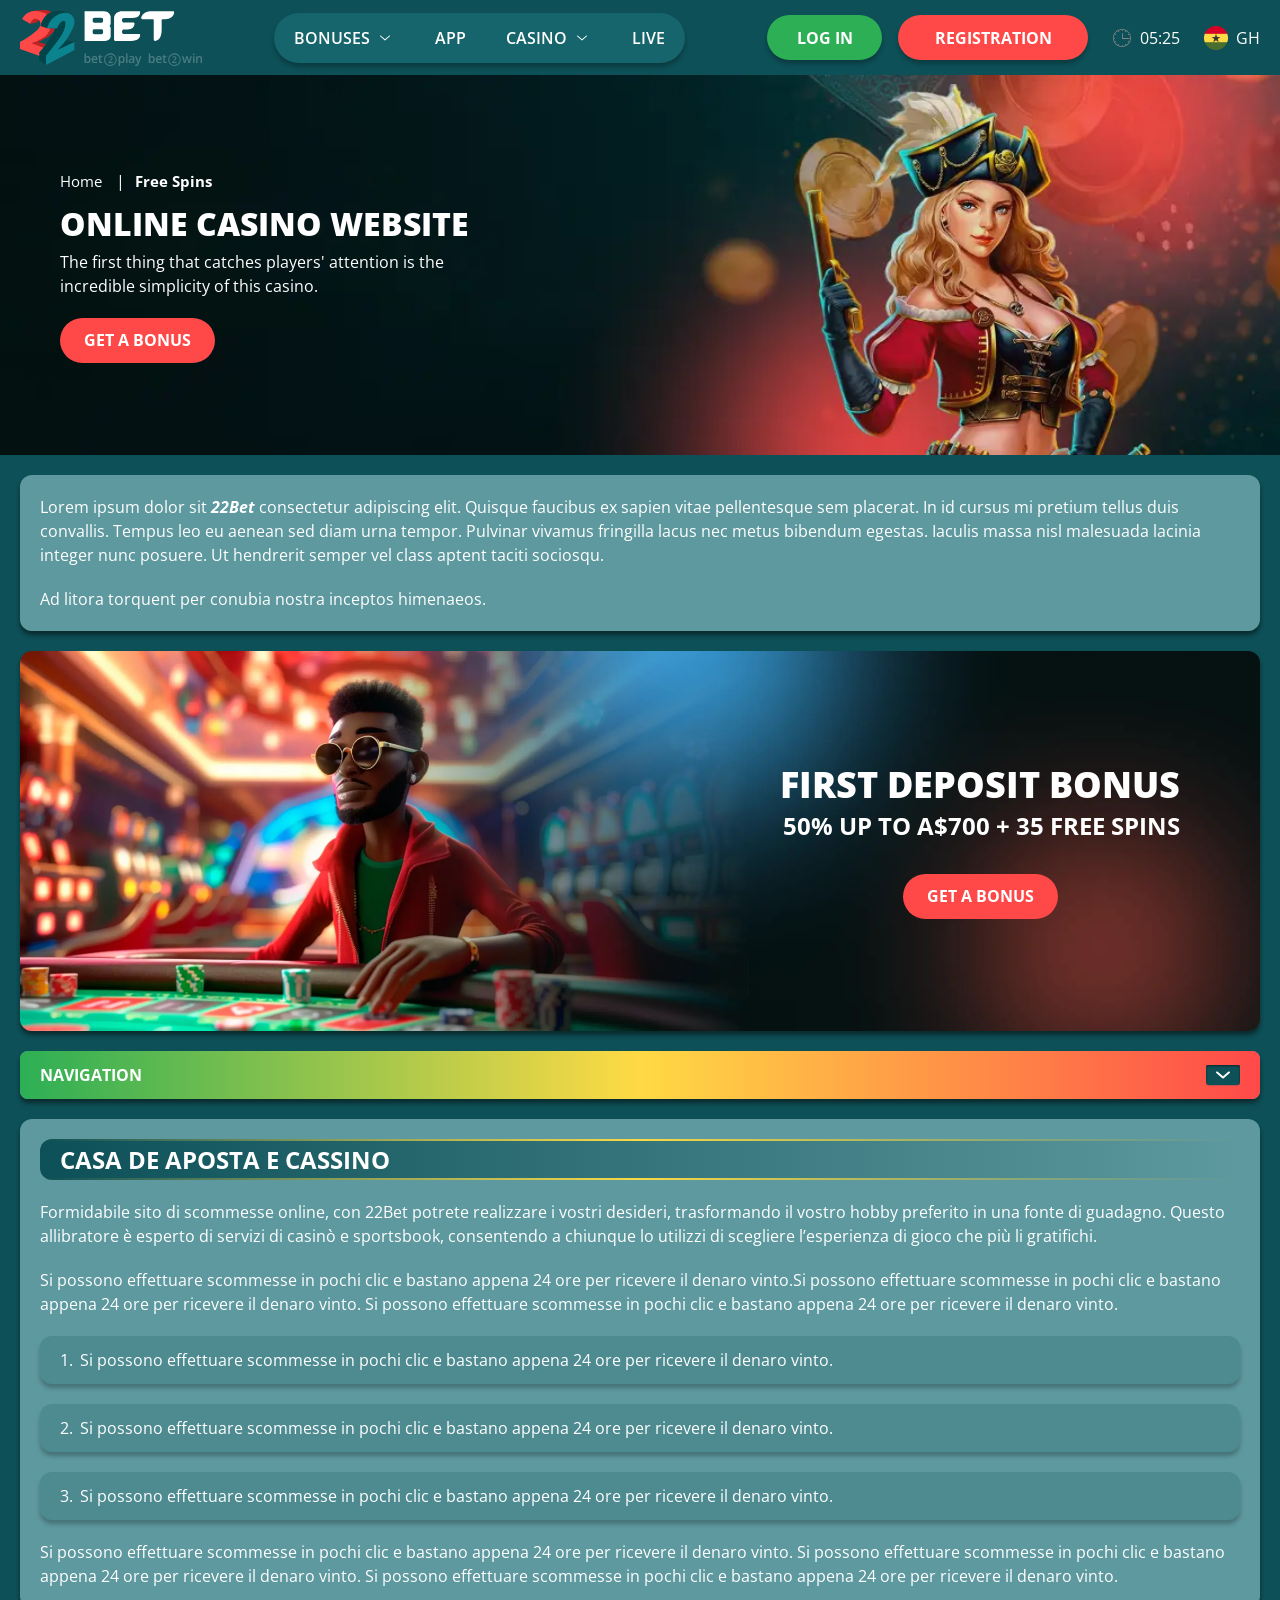
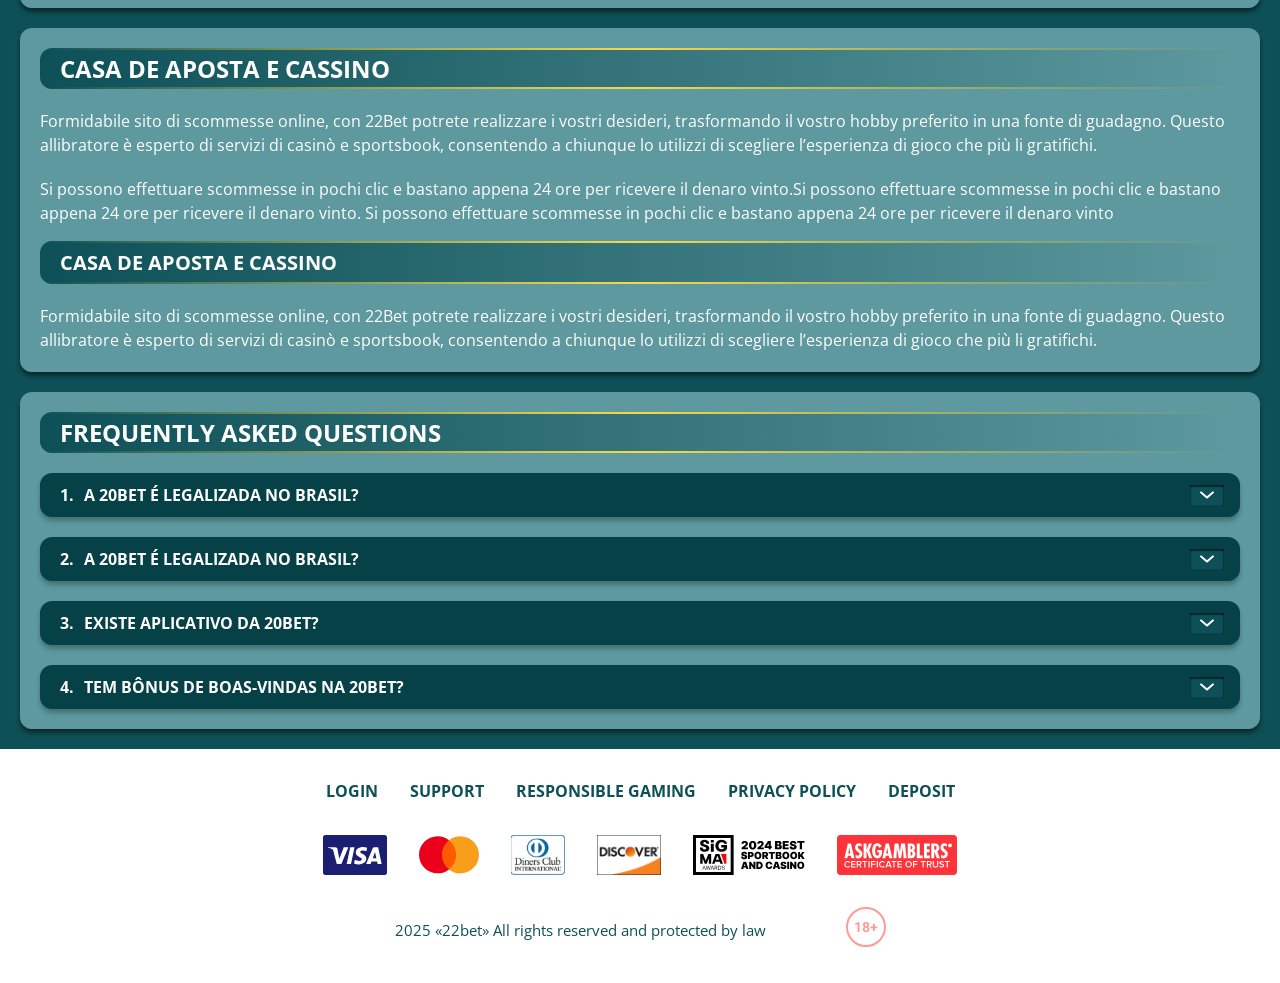
<file: freeSpins.html>
<!DOCTYPE html>
<html lang="gh">
  <head>
    <meta charset="UTF-8" />
   
    <meta name="viewport" content="width=device-width, initial-scale=1.0" />
    <title>22Bet </title>
    <meta name="description" content />
    <meta property="og:site_name" content />
    <meta property="og:title" content />
    <meta property="og:type" content="website" />
    <meta property="og:url" content />
    <meta property="og:image" content />
    <meta property="og:image:alt" content />
    <meta property="og:locale" content="gh" />
    <meta property="og:description" content />
    <link rel="preconnect" href="https://fonts.googleapis.com" />
    <link rel="preconnect" href="https://fonts.gstatic.com" crossorigin="anonymous" />
   <link href="https://fonts.googleapis.com/css2?family=Open+Sans:ital,wght@0,300..800;1,300..800&display=swap" rel="stylesheet">
<link href="https://fonts.googleapis.com/css?family=Roboto+Condensed&display=swap" rel="stylesheet">

   <link rel="stylesheet" href="./css/reset.css" />
    <link rel="stylesheet" href="./css/main.css" />
    <link rel="stylesheet" href="./css/media.css"/>
    <link rel="icon" href="./images/Group.png" type="image/x-icon"/>
    <script
    src="https://code.jquery.com/jquery-3.6.1.min.js"
    integrity="sha256-o88AwQnZB+VDvE9tvIXrMQaPlFFSUTR+nldQm1LuPXQ="
    crossorigin="anonymous"
  ></script>
  </head>
  <body>
    <header class="header">
      <section class="content header__content">
        <a href="./index.html" class="logo header__logo"
          ><img src="./images/logo.svg" alt="logo" title
        /></a>
        <button class="header__btn-menu" >
          <svg width="16px" height="16px" viewBox="0 0 16 16" xmlns="http://www.w3.org/2000/svg">
              <rect y="0" width="16" height="3" rx="1.5"></rect>
              <rect y="6.5" width="16" height="3" rx="1.5"></rect>
              <rect y="13" width="16" height="3" rx="1.5"></rect>
            </svg>
        </button>

          <nav class="menu header__menu">
            <ul class="header__menu-list">
                
              <li class="">
              <div class="header__menu-wrapper">
                <div class="js-button-expander js-button-expander--menu" >
                <a href="./bonus.html" >
                <span>Bonuses</span>
              </a>
              </div>
              <div class="header__menu-wrap js-expand-content js-expand-content--menu">
                <ul >
                  <li>
                    <a href="./freeSpins.html">
                    <span>Free Spins</span>
                  </a></li>
                  <li><a href="./promoCode.html">
                    <span>Promo Code</span>
                  </a>
                </li>
                  <li><a href="./welcomeBonus.html">
                    <span>Welcome Bonus</span>
                  </a>
                </li>
                <li><a href="./vip.html">
                    <span>VIP</span>
                  </a>
                </li>
                </ul>
              </div>
              </div>
               <a href="./bonus.html" class="header__menu-item">
                <span>Bonuses</span>
              </a>
            </li>
              <li>
                <a href="./app.html">
                 App
                </a>
              </li>
              
              <li class="">
              <div class="header__menu-wrapper">
                <div class="js-button-expander js-button-expander--menu" >
                <a href="./casino.html" >
                <span> Casino</span>
              </a>
              </div>
              <div class="header__menu-wrap js-expand-content js-expand-content--menu">
                <ul >
                  <li>
                    <a href="./slots.html">
                    <span>Slots</span>
                  </a></li>
                 
                </ul>
              </div>
              </div>
               <a href="./casino.html" class="header__menu-item">
                <span>Casino</span>
              </a>
            </li>
               <li>
                <a href="./live.html">
               Live
                </a>
              </li>
              <li>
                    <a href="./freeSpins.html">
                    <span>Free Spins</span>
                  </a></li>
                  <li><a href="./promoCode.html">
                    <span>Promo Code</span>
                  </a>
                </li>
                  <li><a href="./welcomeBonus.html">
                    <span>Welcome Bonus</span>
                  </a>
                </li>
                <li><a href="./vip.html">
                    <span>VIP</span>
                  </a>
                </li>
             <li>
                    <a href="./slots.html">
                    <span>Slots</span>
                  </a></li>
             
             
            </ul>
            <div class="header__button header__button-menu " >
              <a href="#" class="button  button__login-menu">log in</a>
              <a href="#" class="button button__menu">registration</a>
            </div>
           
          </nav>
            <a href="#" class="button button__login">log in</a>
            <a href="#" class="button button__singup">registration</a>
            <div id="clock" class="header__time">00:00</div>
            <a href="" class="header__flag">
                <span><img src="./images/flag.png" alt="flag" title /></span>
                <span>gh</span>
              </a>
      </section>
    </header>
     <main class="main home main-page">
        <section class=" hero hero__page">
           
            <div class="background background-page">
              <img src="./images/layout-images/bg-freeSpin.webp" alt="hero" title />
              
            </div>
            <div class="hero__wrapper hero__wrapper-page">
              <div class="hero__data hero__data-bonus">
                <ul
                class="breadcrumbs "
                
              >
                <li
                  
                >
                  <a href="#" >
                    <span >Home</span></a
                  >
                 
                </li>
                <li
                  
                >
                  <a href="#" > <span >Free Spins</span></a>
                 
                </li>
              </ul>
                <h1 class="title general hero__title">
                  Online Casino Website
                </h1>
                 <p class="hero__text">The first thing that catches players' attention is the incredible simplicity of this casino.</p>
               
                <a href="#" class="button  hero__button ">Get a Bonus</a>
               
              </div>
             
            </div>
          </section>
      <section class="main__wrap main__wrap-page">
       
       <section class="content__wrapper content__wrapper-page">

         
        
       
          <section class="content article">
            <p>
             Lorem ipsum dolor sit <a href="#">22Bet</a> consectetur adipiscing elit. Quisque faucibus ex sapien vitae pellentesque sem placerat. In id cursus mi pretium tellus duis convallis. Tempus leo eu aenean sed diam urna tempor. Pulvinar vivamus fringilla lacus nec metus bibendum egestas. Iaculis massa nisl malesuada lacinia integer nunc posuere. Ut hendrerit semper vel class aptent taciti sociosqu.
            </p>
            <p>
             Ad litora torquent per conubia nostra inceptos himenaeos.
            </p>
          </section>
         
             
               <section class="content banner banner-main">
            <div class="background banner__background">
              
              <img src="./images/layout-images/banner-freeSpin.webp" alt="banner" title />
              
            </div>
            <div class="banner__info">
              
              <h2 class="title high banner__title-main">
                  
               first Deposit Bonus
              </h2>
            <p class="banner__subtitle">50% up to A$700 + 35 Free spins</p>
              <a href="#" class="button banner__button">Get a Bonus</a>
            </div>
          </section>
        
         <section class="content menu-review__content">
              

            
                <div class="menu__review-desk menu__review-content">Navigation</div>
                <ul class="menu__review menu__review-list">
                  <li><a href="#">Lorem ipsum dolor sit</a></li>
                    <li><a href="#">Amet consectetur adipiscing</a></li>
                      <li><a href="#">Quisque faucibus ex sapien vitae</a></li>
                        <li><a href="#">Ut hendrerit sempero</a></li>
                          <li><a href="#">Pulvinar vivamus fringilla</a></li>
                           <li><a href="#">Ad litora torquent per conubia</a></li>
                         
                          
                </ul>
             
          
          </section>
          
          
        
          <section class="content article">
            <h2 class="title high article__title">Casa de Aposta e Cassino</h2>
             
            <p>
             Formidabile sito di scommesse online, con 22Bet potrete realizzare i vostri desideri, trasformando il vostro hobby preferito in una fonte di guadagno. Questo allibratore è esperto di servizi di casinò e sportsbook, consentendo a chiunque lo utilizzi di scegliere l’esperienza di gioco che più li gratifichi.
            </p>
            <p>
             Si possono effettuare scommesse in pochi clic e bastano appena 24 ore per ricevere il denaro vinto.Si possono effettuare scommesse in pochi clic e bastano appena 24 ore per ricevere il denaro vinto. Si possono effettuare scommesse in pochi clic e bastano appena 24 ore per ricevere il denaro vinto.
            </p>
           <ol>
              <li>Si possono effettuare scommesse in pochi clic e bastano appena 24 ore per ricevere il denaro vinto.</li>
              <li>Si possono effettuare scommesse in pochi clic e bastano appena 24 ore per ricevere il denaro vinto.</li>
              <li>Si possono effettuare scommesse in pochi clic e bastano appena 24 ore per ricevere il denaro vinto.</li>
            </ol>
            <p>Si possono effettuare scommesse in pochi clic e bastano appena 24 ore per ricevere il denaro vinto. Si possono effettuare scommesse in pochi clic e bastano appena 24 ore per ricevere il denaro vinto. Si possono effettuare scommesse in pochi clic e bastano appena 24 ore per ricevere il denaro vinto.</p>
          </section>
         
         
           <section class="content article">
            <h2 class="title high article__title">Casa de Aposta e Cassino</h2>
            <p>Formidabile sito di scommesse online, con 22Bet potrete realizzare i vostri desideri, trasformando il vostro hobby preferito in una fonte di guadagno. Questo allibratore è esperto di servizi di casinò e sportsbook, consentendo a chiunque lo utilizzi di scegliere l’esperienza di gioco che più li gratifichi.</p>
            <p>Si possono effettuare scommesse in pochi clic e bastano appena 24 ore per ricevere il denaro vinto.Si possono effettuare scommesse in pochi clic e bastano appena 24 ore per ricevere il denaro vinto. Si possono effettuare scommesse in pochi clic e bastano appena 24 ore per ricevere il denaro vinto</p>
            <h3>Casa de Aposta e Cassino</h3>
            <p>Formidabile sito di scommesse online, con 22Bet potrete realizzare i vostri desideri, trasformando il vostro hobby preferito in una fonte di guadagno. Questo allibratore è esperto di servizi di casinò e sportsbook, consentendo a chiunque lo utilizzi di scegliere l’esperienza di gioco che più li gratifichi.</p>
           </section>

          <section class="content faq">
            <h2 class="title high faq__title">Frequently Asked Questions</h2>
            <ul class="faq__list " >
              <li class="faq__item"  >
                <h3 class="title medium faq__subtitle js-button-expander js-button-expander--faq"  >A 20Bet é legalizada no Brasil?
                 </h3>
                <div  class="faq__answer js-expand-content js-expand-content--faq" >
                  <p  >
                    Sim, a casa de apostas tem licença emitida por Curaçao, que é reconhecida no Brasil e a permite atuar por aqui.
                  </p>
                </div>
              </li>
              <li class="faq__item"  >
                <h3 class="title medium faq__subtitle js-button-expander js-button-expander--faq"  >A 20Bet é legalizada no Brasil?</h3>
                <div class="faq__answer js-expand-content js-expand-content--faq" >
                  <p  >
                    Sim, a casa de apostas tem licença emitida por Curaçao, que é reconhecida no Brasil e a permite atuar por aqui.
                  </p>
                </div>
              </li> 
              <li class="faq__item"  >
                <h3 class="title medium faq__subtitle js-button-expander js-button-expander--faq"  >Existe aplicativo da 20Bet?</h3>
                <div class="faq__answer js-expand-content js-expand-content--faq" >
                  <p  >
                   Sim, disponível para sistemas operacionais iOS e Android.
                  </p>
                </div>
              </li> 
              <li class="faq__item"  >
                <h3 class="title medium faq__subtitle js-button-expander js-button-expander--faq"  >Tem bônus de boas-vindas na 20Bet?</h3>
                <div class="faq__answer js-expand-content js-expand-content--faq" >
                  <p  >
                   O pacote especial para novos usuários da 20Bet paga 100% sobre o primeiro depósito, com limite de 600 BRL.
                  </p>
                </div>
              </li> 
             
            </ul>
          </section>
          
        </section> 
      
        <div class=""  onclick="scrollToTop()">
          <button class="main__arrow" id="scrollToTopBtn"></button>
        </div> 
        
      </section>
    </main> 
    <footer class=" footer ">
      <section class="content footer__content">
        <ul class="footer__menu">
         <li><a href="./login.html">Login</a></li>
         <li><a href="./support.html">Support</a></li>
         <li><a href="./responsible.html">Responsible Gaming</a></li>
         <li><a href="./policy.html">Privacy Policy</a></li>
         <li><a href="./deposit.html">Deposit</a></li>
        </ul>
       
          <ul class="footer__cards-list">
           
            <li>
              <a href="#"
                ><img src="./images/visa.svg" alt="cardvisa" title
              /></a>
            </li>
            <li>
              <a href="#"
                ><img
                  src="./images/mastercard.svg"
                  alt="mastercard"
                  title
              /></a>
            </li>
            <li>
                <a href="#"
                  ><img src="./images/diners.svg" alt="diners" title
                /></a>
              </li>
              <li>
                <a href="#"
                  ><img src="./images/discover.svg" alt="discover" title
                /></a>
              </li>
              <li>
                <a href="#"
                  ><img src="./images/sigma.svg" alt="sigma" title
                /></a>
              </li>
              <li>
                <a href="#"
                  ><img src="./images/ask.svg" alt="ask" title
                /></a>
              </li>
            
          </ul>
       
        <div class="footer__wrapp">
          <div class="footer__text">
           
            <p>2025 «22bet» All rights reserved and protected by law

</p>
           
          </div>
          <div class="footer__age">
            <img src="./images/age.svg" alt="age" title />
          </div>
        </div>
      
      </section>
    </footer>
    <script src="./js/arrowUp.js" defer></script>
    <script src="./js/sidebar.js" defer></script>
    <script src="./js/expander.js" defer></script>
    <script src="./js/mobile-menu.js" defer></script>
    <script src="./js/clock.js" defer></script>
  </body>
</html>
</file>
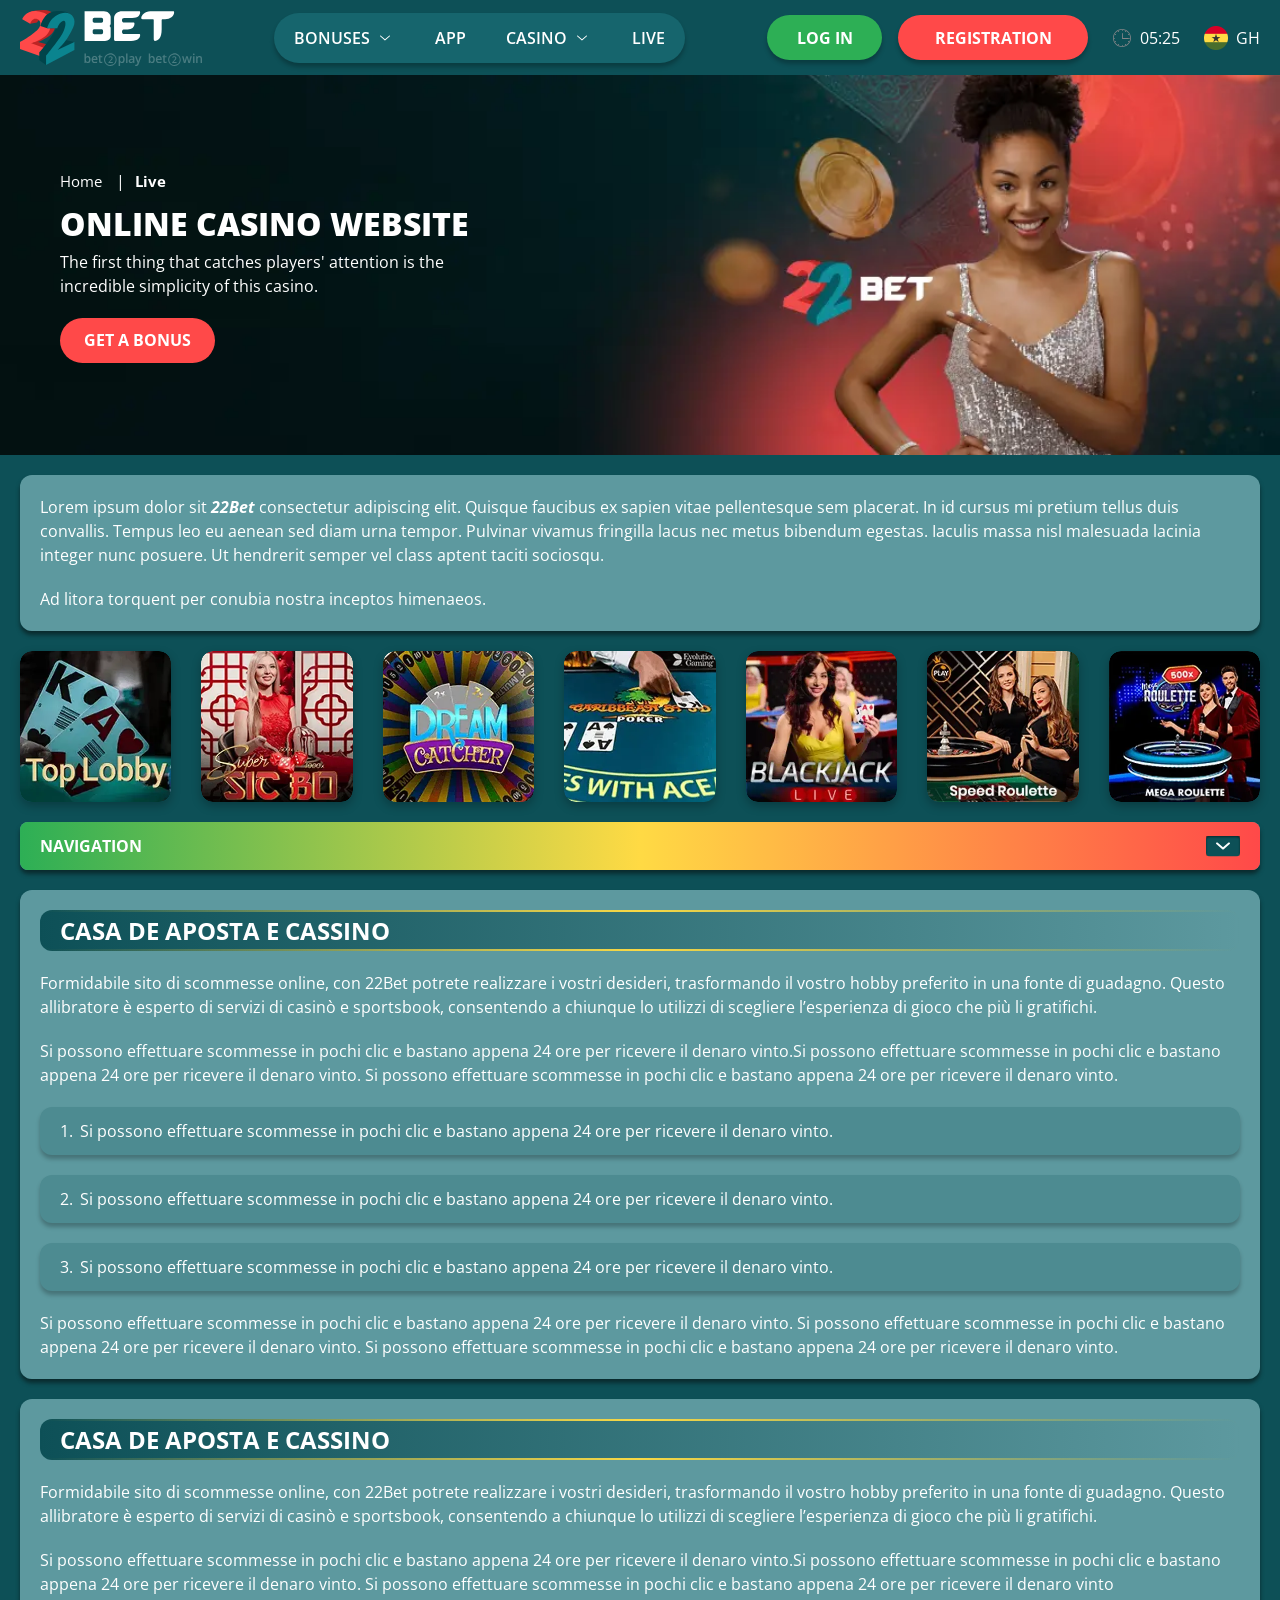
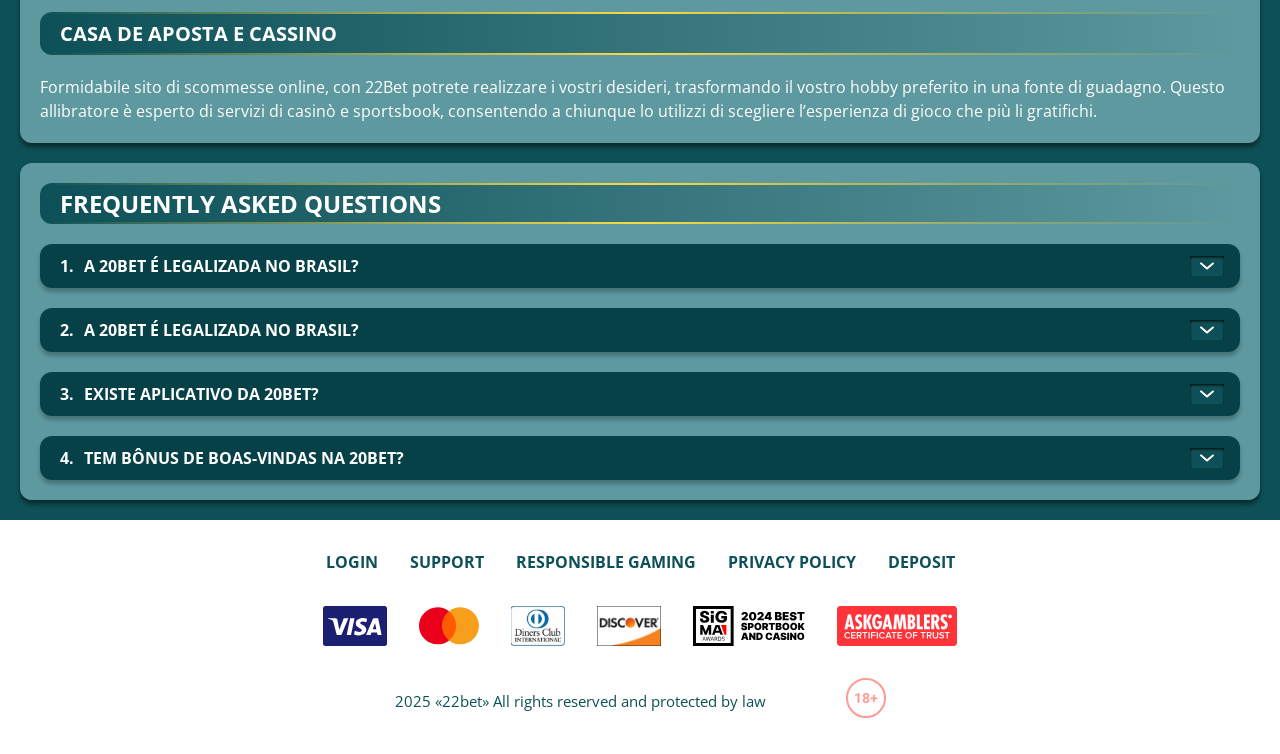
<file: live.html>
<!DOCTYPE html>
<html lang="gh">
  <head>
    <meta charset="UTF-8" />
   
    <meta name="viewport" content="width=device-width, initial-scale=1.0" />
    <title>22Bet </title>
    <meta name="description" content />
    <meta property="og:site_name" content />
    <meta property="og:title" content />
    <meta property="og:type" content="website" />
    <meta property="og:url" content />
    <meta property="og:image" content />
    <meta property="og:image:alt" content />
    <meta property="og:locale" content="gh" />
    <meta property="og:description" content />
    <link rel="preconnect" href="https://fonts.googleapis.com" />
    <link rel="preconnect" href="https://fonts.gstatic.com" crossorigin="anonymous" />
   <link href="https://fonts.googleapis.com/css2?family=Open+Sans:ital,wght@0,300..800;1,300..800&display=swap" rel="stylesheet">
<link href="https://fonts.googleapis.com/css?family=Roboto+Condensed&display=swap" rel="stylesheet">

   <link rel="stylesheet" href="./css/reset.css" />
    <link rel="stylesheet" href="./css/main.css" />
    <link rel="stylesheet" href="./css/media.css"/>
    <link rel="icon" href="./images/Group.png" type="image/x-icon"/>
    <script
    src="https://code.jquery.com/jquery-3.6.1.min.js"
    integrity="sha256-o88AwQnZB+VDvE9tvIXrMQaPlFFSUTR+nldQm1LuPXQ="
    crossorigin="anonymous"
  ></script>
  </head>
  <body>
    <header class="header">
      <section class="content header__content">
        <a href="./index.html" class="logo header__logo"
          ><img src="./images/logo.svg" alt="logo" title
        /></a>
        <button class="header__btn-menu" >
          <svg width="16px" height="16px" viewBox="0 0 16 16" xmlns="http://www.w3.org/2000/svg">
              <rect y="0" width="16" height="3" rx="1.5"></rect>
              <rect y="6.5" width="16" height="3" rx="1.5"></rect>
              <rect y="13" width="16" height="3" rx="1.5"></rect>
            </svg>
        </button>

          <nav class="menu header__menu">
            <ul class="header__menu-list">
                
              <li class="">
              <div class="header__menu-wrapper">
                <div class="js-button-expander js-button-expander--menu" >
                <a href="./bonus.html" >
                <span>Bonuses</span>
              </a>
              </div>
              <div class="header__menu-wrap js-expand-content js-expand-content--menu">
                <ul >
                  <li>
                    <a href="./freeSpins.html">
                    <span>Free Spins</span>
                  </a></li>
                  <li><a href="./promoCode.html">
                    <span>Promo Code</span>
                  </a>
                </li>
                  <li><a href="./welcomeBonus.html">
                    <span>Welcome Bonus</span>
                  </a>
                </li>
                <li><a href="./vip.html">
                    <span>VIP</span>
                  </a>
                </li>
                </ul>
              </div>
              </div>
               <a href="./bonus.html" class="header__menu-item">
                <span>Bonuses</span>
              </a>
            </li>
              <li>
                <a href="./app.html">
                 App
                </a>
              </li>
              
              <li class="">
              <div class="header__menu-wrapper">
                <div class="js-button-expander js-button-expander--menu" >
                <a href="./casino.html" >
                <span> Casino</span>
              </a>
              </div>
              <div class="header__menu-wrap js-expand-content js-expand-content--menu">
                <ul >
                  <li>
                    <a href="./slots.html">
                    <span>Slots</span>
                  </a></li>
                 
                </ul>
              </div>
              </div>
               <a href="./casino.html" class="header__menu-item">
                <span>Casino</span>
              </a>
            </li>
               <li>
                <a href="./live.html">
               Live
                </a>
              </li>
              <li>
                    <a href="./freeSpins.html">
                    <span>Free Spins</span>
                  </a></li>
                  <li><a href="./promoCode.html">
                    <span>Promo Code</span>
                  </a>
                </li>
                  <li><a href="./welcomeBonus.html">
                    <span>Welcome Bonus</span>
                  </a>
                </li>
                <li><a href="./vip.html">
                    <span>VIP</span>
                  </a>
                </li>
             <li>
                    <a href="./slots.html">
                    <span>Slots</span>
                  </a></li>
             
             
            </ul>
            <div class="header__button header__button-menu " >
              <a href="#" class="button  button__login-menu">log in</a>
              <a href="#" class="button button__menu">registration</a>
            </div>
           
          </nav>
            <a href="#" class="button button__login">log in</a>
            <a href="#" class="button button__singup">registration</a>
            <div id="clock" class="header__time">00:00</div>
            <a href="" class="header__flag">
                <span><img src="./images/flag.png" alt="flag" title /></span>
                <span>gh</span>
              </a>
      </section>
    </header>
     <main class="main home main-page">
        <section class=" hero hero__page">
           
            <div class="background background-page">
              <img src="./images/live/bg-live.webp" alt="hero" title />
              
            </div>
            <div class="hero__wrapper hero__wrapper-page">
              <div class="hero__data hero__data-bonus">
                <ul
                class="breadcrumbs "
                
              >
                <li
                  
                >
                  <a href="#" >
                    <span >Home</span></a
                  >
                 
                </li>
                <li
                  
                >
                  <a href="#" > <span >Live</span></a>
                 
                </li>
              </ul>
                <h1 class="title general hero__title">
                  Online Casino Website
                </h1>
                 <p class="hero__text">The first thing that catches players' attention is the incredible simplicity of this casino.</p>
               
                <a href="#" class="button  hero__button ">Get a Bonus</a>
               
              </div>
             
            </div>
          </section>
      <section class="main__wrap main__wrap-page">
       
       <section class="content__wrapper content__wrapper-page">

         
        
       
          <section class="content article">
            <p>
             Lorem ipsum dolor sit <a href="#">22Bet</a> consectetur adipiscing elit. Quisque faucibus ex sapien vitae pellentesque sem placerat. In id cursus mi pretium tellus duis convallis. Tempus leo eu aenean sed diam urna tempor. Pulvinar vivamus fringilla lacus nec metus bibendum egestas. Iaculis massa nisl malesuada lacinia integer nunc posuere. Ut hendrerit semper vel class aptent taciti sociosqu.
            </p>
            <p>
             Ad litora torquent per conubia nostra inceptos himenaeos.
            </p>
          </section>
               <section class="content casino">
           
              <ul class="casino__list ">
                <li class="casino__item">
                    <div class="casino__wrapper">
                      <img class="casino__img" src="./images/live/card-live1.webp" alt="" title>
                    <div class="casino__hover casino__hover-live">
                        
                        <div class="casino-box">
                            
                        <a href="#" class="button  casino__buttons"><img src="./images/card-button.svg" alt="" title></a>
                        </div>
                    </div>
                    </div>
                    
                </li>
                <li class="casino__item">
                  <div class="casino__wrapper">
                    <img class="casino__img" src="./images/live/card-live2.webp" alt="" title>
                <div class="casino__hover casino__hover-live">
                      
                        <div class="casino-box">
                            
                        <a href="#" class="button  casino__buttons"><img src="./images/card-button.svg" alt="" title></a>
                        </div>
                    </div>
                  </div>
                 
              </li>
              <li class="casino__item">
                <div class="casino__wrapper">
                  <img class="casino__img" src="./images/live/card-live3.webp" alt="" title>
               <div class="casino__hover casino__hover-live">
                        
                        <div class="casino-box">
                            
                        <a href="#" class="button  casino__buttons"><img src="./images/card-button.svg" alt="" title></a>
                        </div>
                    </div>
               
            </li>
             <li class="casino__item">
                <div class="casino__wrapper">
                  <img class="casino__img" src="./images/live/card-live4.webp" alt="" title>
               <div class="casino__hover casino__hover-live">
                        
                        <div class="casino-box">
                            
                        <a href="#" class="button  casino__buttons"><img src="./images/card-button.svg" alt="" title></a>
                        </div>
                    </div>
               
            </li>
            <li class="casino__item">
                <div class="casino__wrapper">
                  <img class="casino__img" src="./images/live/card-live5.webp" alt="" title>
               <div class="casino__hover casino__hover-live">
                        
                        <div class="casino-box">
                            
                        <a href="#" class="button  casino__buttons"><img src="./images/card-button.svg" alt="" title></a>
                        </div>
                    </div>
               
            </li>
            <li class="casino__item">
                <div class="casino__wrapper">
                  <img class="casino__img" src="./images/live/card-live6.webp" alt="" title>
               <div class="casino__hover casino__hover-live">
                        
                        <div class="casino-box">
                            
                        <a href="#" class="button  casino__buttons"><img src="./images/card-button.svg" alt="" title></a>
                        </div>
                    </div>
               
            </li>
             <li class="casino__item">
                <div class="casino__wrapper">
                  <img class="casino__img" src="./images/live/card-live7.webp" alt="" title>
               <div class="casino__hover casino__hover-live">
                        
                        <div class="casino-box">
                            
                        <a href="#" class="button  casino__buttons"><img src="./images/card-button.svg" alt="" title></a>
                        </div>
                    </div>
               
            </li>
           
    
      

              </ul>
         </section>
             
        
        
      <section class="content menu-review__content">
              

            
                <div class="menu__review-desk menu__review-content">Navigation</div>
                <ul class="menu__review menu__review-list">
                  <li><a href="#">Lorem ipsum dolor sit</a></li>
                    <li><a href="#">Amet consectetur adipiscing</a></li>
                      <li><a href="#">Quisque faucibus ex sapien vitae</a></li>
                        <li><a href="#">Ut hendrerit sempero</a></li>
                          <li><a href="#">Pulvinar vivamus fringilla</a></li>
                           <li><a href="#">Ad litora torquent per conubia</a></li>
                         
                          
                </ul>
             
          
          </section>
          
        
          <section class="content article">
            <h2 class="title high article__title">Casa de Aposta e Cassino</h2>
             
            <p>
             Formidabile sito di scommesse online, con 22Bet potrete realizzare i vostri desideri, trasformando il vostro hobby preferito in una fonte di guadagno. Questo allibratore è esperto di servizi di casinò e sportsbook, consentendo a chiunque lo utilizzi di scegliere l’esperienza di gioco che più li gratifichi.
            </p>
            <p>
             Si possono effettuare scommesse in pochi clic e bastano appena 24 ore per ricevere il denaro vinto.Si possono effettuare scommesse in pochi clic e bastano appena 24 ore per ricevere il denaro vinto. Si possono effettuare scommesse in pochi clic e bastano appena 24 ore per ricevere il denaro vinto.
            </p>
           <ol>
              <li>Si possono effettuare scommesse in pochi clic e bastano appena 24 ore per ricevere il denaro vinto.</li>
              <li>Si possono effettuare scommesse in pochi clic e bastano appena 24 ore per ricevere il denaro vinto.</li>
              <li>Si possono effettuare scommesse in pochi clic e bastano appena 24 ore per ricevere il denaro vinto.</li>
            </ol>
            <p>Si possono effettuare scommesse in pochi clic e bastano appena 24 ore per ricevere il denaro vinto. Si possono effettuare scommesse in pochi clic e bastano appena 24 ore per ricevere il denaro vinto. Si possono effettuare scommesse in pochi clic e bastano appena 24 ore per ricevere il denaro vinto.</p>
          </section>
         
         
           <section class="content article">
            <h2 class="title high article__title">Casa de Aposta e Cassino</h2>
            <p>Formidabile sito di scommesse online, con 22Bet potrete realizzare i vostri desideri, trasformando il vostro hobby preferito in una fonte di guadagno. Questo allibratore è esperto di servizi di casinò e sportsbook, consentendo a chiunque lo utilizzi di scegliere l’esperienza di gioco che più li gratifichi.</p>
            <p>Si possono effettuare scommesse in pochi clic e bastano appena 24 ore per ricevere il denaro vinto.Si possono effettuare scommesse in pochi clic e bastano appena 24 ore per ricevere il denaro vinto. Si possono effettuare scommesse in pochi clic e bastano appena 24 ore per ricevere il denaro vinto</p>
            <h3>Casa de Aposta e Cassino</h3>
            <p>Formidabile sito di scommesse online, con 22Bet potrete realizzare i vostri desideri, trasformando il vostro hobby preferito in una fonte di guadagno. Questo allibratore è esperto di servizi di casinò e sportsbook, consentendo a chiunque lo utilizzi di scegliere l’esperienza di gioco che più li gratifichi.</p>
           </section>

          <section class="content faq">
            <h2 class="title high faq__title">Frequently Asked Questions</h2>
            <ul class="faq__list " >
              <li class="faq__item"  >
                <h3 class="title medium faq__subtitle js-button-expander js-button-expander--faq"  >A 20Bet é legalizada no Brasil?
                 </h3>
                <div  class="faq__answer js-expand-content js-expand-content--faq" >
                  <p  >
                    Sim, a casa de apostas tem licença emitida por Curaçao, que é reconhecida no Brasil e a permite atuar por aqui.
                  </p>
                </div>
              </li>
              <li class="faq__item"  >
                <h3 class="title medium faq__subtitle js-button-expander js-button-expander--faq"  >A 20Bet é legalizada no Brasil?</h3>
                <div class="faq__answer js-expand-content js-expand-content--faq" >
                  <p  >
                    Sim, a casa de apostas tem licença emitida por Curaçao, que é reconhecida no Brasil e a permite atuar por aqui.
                  </p>
                </div>
              </li> 
              <li class="faq__item"  >
                <h3 class="title medium faq__subtitle js-button-expander js-button-expander--faq"  >Existe aplicativo da 20Bet?</h3>
                <div class="faq__answer js-expand-content js-expand-content--faq" >
                  <p  >
                   Sim, disponível para sistemas operacionais iOS e Android.
                  </p>
                </div>
              </li> 
              <li class="faq__item"  >
                <h3 class="title medium faq__subtitle js-button-expander js-button-expander--faq"  >Tem bônus de boas-vindas na 20Bet?</h3>
                <div class="faq__answer js-expand-content js-expand-content--faq" >
                  <p  >
                   O pacote especial para novos usuários da 20Bet paga 100% sobre o primeiro depósito, com limite de 600 BRL.
                  </p>
                </div>
              </li> 
             
            </ul>
          </section>
          
        </section> 
      
        <div class=""  onclick="scrollToTop()">
          <button class="main__arrow" id="scrollToTopBtn"></button>
        </div> 
        
      </section>
    </main> 
       <footer class=" footer ">
      <section class="content footer__content">
        <ul class="footer__menu">
         <li><a href="./login.html">Login</a></li>
         <li><a href="./support.html">Support</a></li>
         <li><a href="./responsible.html">Responsible Gaming</a></li>
         <li><a href="./policy.html">Privacy Policy</a></li>
         <li><a href="./deposit.html">Deposit</a></li>
        </ul>
       
          <ul class="footer__cards-list">
           
            <li>
              <a href="#"
                ><img src="./images/visa.svg" alt="cardvisa" title
              /></a>
            </li>
            <li>
              <a href="#"
                ><img
                  src="./images/mastercard.svg"
                  alt="mastercard"
                  title
              /></a>
            </li>
            <li>
                <a href="#"
                  ><img src="./images/diners.svg" alt="diners" title
                /></a>
              </li>
              <li>
                <a href="#"
                  ><img src="./images/discover.svg" alt="discover" title
                /></a>
              </li>
              <li>
                <a href="#"
                  ><img src="./images/sigma.svg" alt="sigma" title
                /></a>
              </li>
              <li>
                <a href="#"
                  ><img src="./images/ask.svg" alt="ask" title
                /></a>
              </li>
            
          </ul>
       
        <div class="footer__wrapp">
          <div class="footer__text">
           
            <p>2025 «22bet» All rights reserved and protected by law

</p>
           
          </div>
          <div class="footer__age">
            <img src="./images/age.svg" alt="age" title />
          </div>
        </div>
      
      </section>
    </footer>
    <script src="./js/arrowUp.js" defer></script>
    <script src="./js/sidebar.js" defer></script>
    <script src="./js/expander.js" defer></script>
    <script src="./js/mobile-menu.js" defer></script>
    <script src="./js/clock.js" defer></script>
  </body>
</html>
</file>
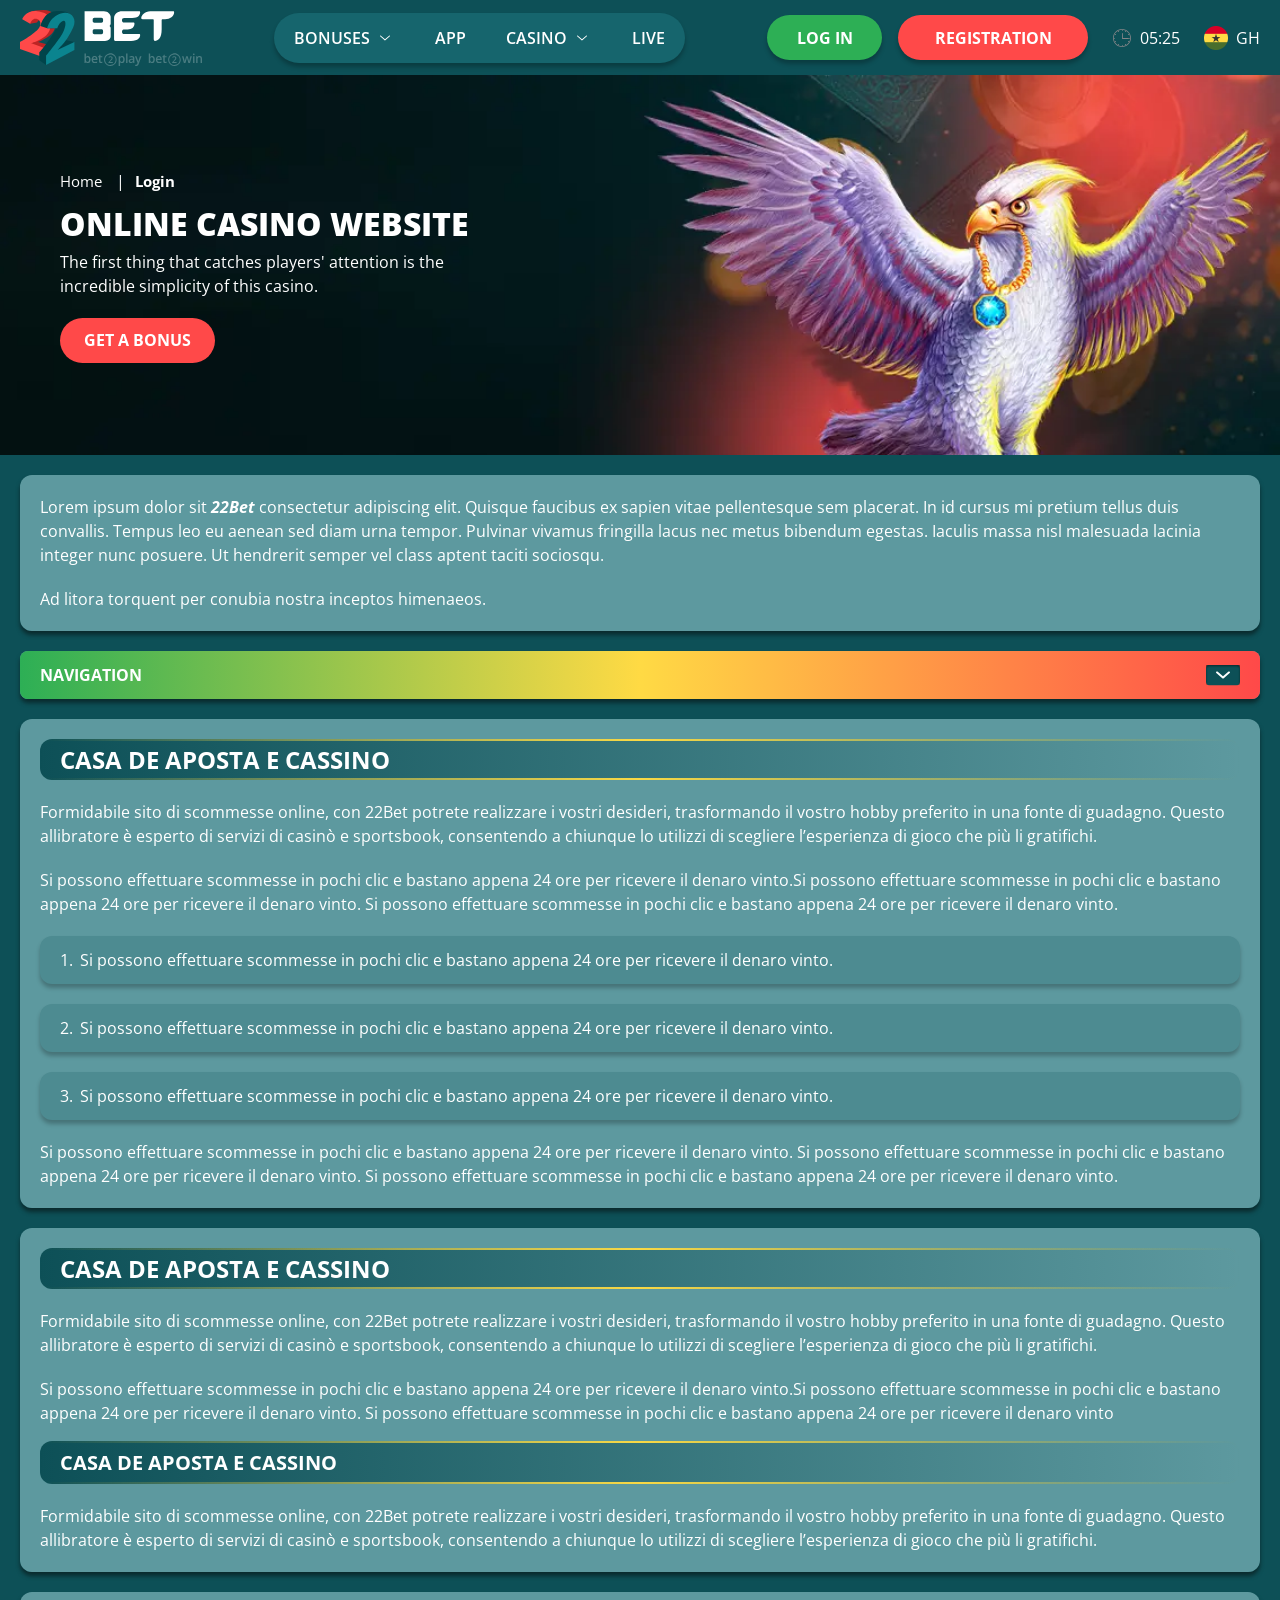
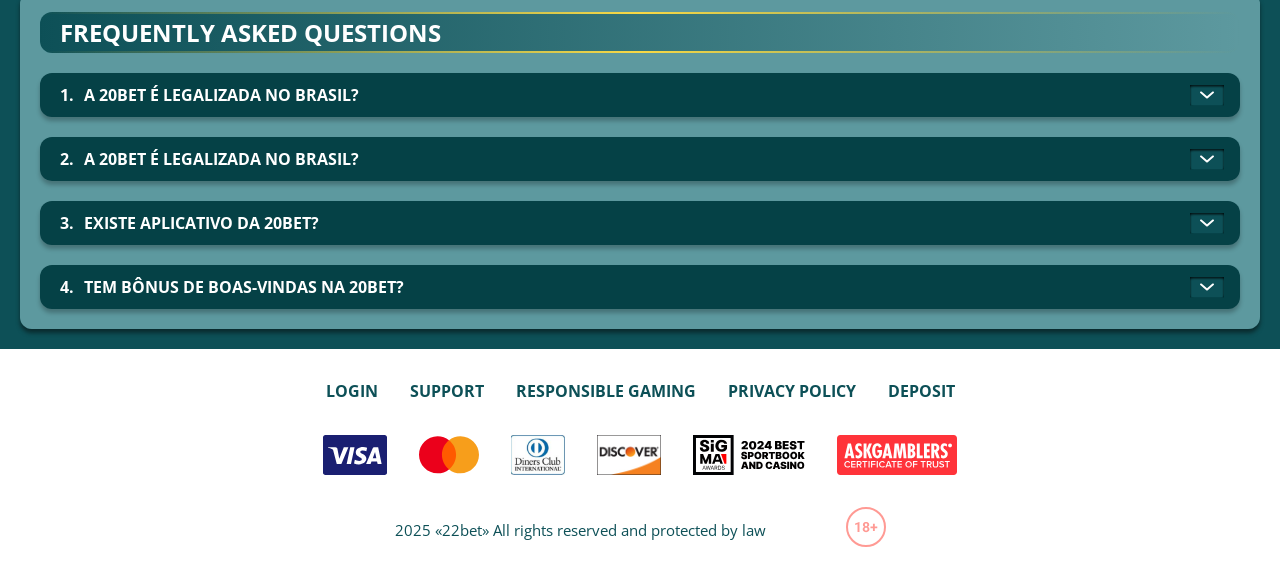
<file: login.html>
<!DOCTYPE html>
<html lang="gh">
  <head>
    <meta charset="UTF-8" />
   
    <meta name="viewport" content="width=device-width, initial-scale=1.0" />
    <title>22Bet </title>
    <meta name="description" content />
    <meta property="og:site_name" content />
    <meta property="og:title" content />
    <meta property="og:type" content="website" />
    <meta property="og:url" content />
    <meta property="og:image" content />
    <meta property="og:image:alt" content />
    <meta property="og:locale" content="gh" />
    <meta property="og:description" content />
    <link rel="preconnect" href="https://fonts.googleapis.com" />
    <link rel="preconnect" href="https://fonts.gstatic.com" crossorigin="anonymous" />
   <link href="https://fonts.googleapis.com/css2?family=Open+Sans:ital,wght@0,300..800;1,300..800&display=swap" rel="stylesheet">
<link href="https://fonts.googleapis.com/css?family=Roboto+Condensed&display=swap" rel="stylesheet">

   <link rel="stylesheet" href="./css/reset.css" />
    <link rel="stylesheet" href="./css/main.css" />
    <link rel="stylesheet" href="./css/media.css"/>
    <link rel="icon" href="./images/Group.png" type="image/x-icon"/>
    <script
    src="https://code.jquery.com/jquery-3.6.1.min.js"
    integrity="sha256-o88AwQnZB+VDvE9tvIXrMQaPlFFSUTR+nldQm1LuPXQ="
    crossorigin="anonymous"
  ></script>
  </head>
  <body>
    <header class="header">
      <section class="content header__content">
        <a href="./index.html" class="logo header__logo"
          ><img src="./images/logo.svg" alt="logo" title
        /></a>
        <button class="header__btn-menu" >
          <svg width="16px" height="16px" viewBox="0 0 16 16" xmlns="http://www.w3.org/2000/svg">
              <rect y="0" width="16" height="3" rx="1.5"></rect>
              <rect y="6.5" width="16" height="3" rx="1.5"></rect>
              <rect y="13" width="16" height="3" rx="1.5"></rect>
            </svg>
        </button>

          <nav class="menu header__menu">
            <ul class="header__menu-list">
                
              <li class="">
              <div class="header__menu-wrapper">
                <div class="js-button-expander js-button-expander--menu" >
                <a href="./bonus.html" >
                <span>Bonuses</span>
              </a>
              </div>
              <div class="header__menu-wrap js-expand-content js-expand-content--menu">
                <ul >
                  <li>
                    <a href="./freeSpins.html">
                    <span>Free Spins</span>
                  </a></li>
                  <li><a href="./promoCode.html">
                    <span>Promo Code</span>
                  </a>
                </li>
                  <li><a href="./welcomeBonus.html">
                    <span>Welcome Bonus</span>
                  </a>
                </li>
                <li><a href="./vip.html">
                    <span>VIP</span>
                  </a>
                </li>
                </ul>
              </div>
              </div>
               <a href="./bonus.html" class="header__menu-item">
                <span>Bonuses</span>
              </a>
            </li>
              <li>
                <a href="./app.html">
                 App
                </a>
              </li>
              
              <li class="">
              <div class="header__menu-wrapper">
                <div class="js-button-expander js-button-expander--menu" >
                <a href="./casino.html" >
                <span> Casino</span>
              </a>
              </div>
              <div class="header__menu-wrap js-expand-content js-expand-content--menu">
                <ul >
                  <li>
                    <a href="./slots.html">
                    <span>Slots</span>
                  </a></li>
                 
                </ul>
              </div>
              </div>
               <a href="./casino.html" class="header__menu-item">
                <span>Casino</span>
              </a>
            </li>
               <li>
                <a href="./live.html">
               Live
                </a>
              </li>
              <li>
                    <a href="./freeSpins.html">
                    <span>Free Spins</span>
                  </a></li>
                  <li><a href="./promoCode.html">
                    <span>Promo Code</span>
                  </a>
                </li>
                  <li><a href="./welcomeBonus.html">
                    <span>Welcome Bonus</span>
                  </a>
                </li>
                <li><a href="./vip.html">
                    <span>VIP</span>
                  </a>
                </li>
             <li>
                    <a href="./slots.html">
                    <span>Slots</span>
                  </a></li>
             
             
            </ul>
            <div class="header__button header__button-menu " >
              <a href="#" class="button  button__login-menu">log in</a>
              <a href="#" class="button button__menu">registration</a>
            </div>
           
          </nav>
            <a href="#" class="button button__login">log in</a>
            <a href="#" class="button button__singup">registration</a>
            <div id="clock" class="header__time">00:00</div>
            <a href="" class="header__flag">
                <span><img src="./images/flag.png" alt="flag" title /></span>
                <span>gh</span>
              </a>
      </section>
    </header>
     <main class="main home main-page">
        <section class=" hero hero__page">
           
            <div class="background background-page">
              <img src="./images/layout-images/bg-login.webp" alt="hero" title />
              
            </div>
            <div class="hero__wrapper hero__wrapper-page">
              <div class="hero__data hero__data-bonus">
                <ul
                class="breadcrumbs "
                
              >
                <li
                  
                >
                  <a href="#" >
                    <span >Home</span></a
                  >
                 
                </li>
                <li
                  
                >
                  <a href="#" > <span >Login</span></a>
                 
                </li>
              </ul>
                <h1 class="title general hero__title">
                  Online Casino Website
                </h1>
                 <p class="hero__text">The first thing that catches players' attention is the incredible simplicity of this casino.</p>
               
                <a href="#" class="button  hero__button ">Get a Bonus</a>
               
              </div>
             
            </div>
          </section>
      <section class="main__wrap main__wrap-page">
       
       <section class="content__wrapper content__wrapper-page">

         
        
       
          <section class="content article">
            <p>
             Lorem ipsum dolor sit <a href="#">22Bet</a> consectetur adipiscing elit. Quisque faucibus ex sapien vitae pellentesque sem placerat. In id cursus mi pretium tellus duis convallis. Tempus leo eu aenean sed diam urna tempor. Pulvinar vivamus fringilla lacus nec metus bibendum egestas. Iaculis massa nisl malesuada lacinia integer nunc posuere. Ut hendrerit semper vel class aptent taciti sociosqu.
            </p>
            <p>
             Ad litora torquent per conubia nostra inceptos himenaeos.
            </p>
          </section>
        
        
              <section class="content menu-review__content">
              

            
                <div class="menu__review-desk menu__review-content">Navigation</div>
                <ul class="menu__review menu__review-list">
                  <li><a href="#">Lorem ipsum dolor sit</a></li>
                    <li><a href="#">Amet consectetur adipiscing</a></li>
                      <li><a href="#">Quisque faucibus ex sapien vitae</a></li>
                        <li><a href="#">Ut hendrerit sempero</a></li>
                          <li><a href="#">Pulvinar vivamus fringilla</a></li>
                           <li><a href="#">Ad litora torquent per conubia</a></li>
                         
                          
                </ul>
             
          
          </section>
          
        
          <section class="content article">
            <h2 class="title high article__title">Casa de Aposta e Cassino</h2>
             
            <p>
             Formidabile sito di scommesse online, con 22Bet potrete realizzare i vostri desideri, trasformando il vostro hobby preferito in una fonte di guadagno. Questo allibratore è esperto di servizi di casinò e sportsbook, consentendo a chiunque lo utilizzi di scegliere l’esperienza di gioco che più li gratifichi.
            </p>
            <p>
             Si possono effettuare scommesse in pochi clic e bastano appena 24 ore per ricevere il denaro vinto.Si possono effettuare scommesse in pochi clic e bastano appena 24 ore per ricevere il denaro vinto. Si possono effettuare scommesse in pochi clic e bastano appena 24 ore per ricevere il denaro vinto.
            </p>
           <ol>
              <li>Si possono effettuare scommesse in pochi clic e bastano appena 24 ore per ricevere il denaro vinto.</li>
              <li>Si possono effettuare scommesse in pochi clic e bastano appena 24 ore per ricevere il denaro vinto.</li>
              <li>Si possono effettuare scommesse in pochi clic e bastano appena 24 ore per ricevere il denaro vinto.</li>
            </ol>
            <p>Si possono effettuare scommesse in pochi clic e bastano appena 24 ore per ricevere il denaro vinto. Si possono effettuare scommesse in pochi clic e bastano appena 24 ore per ricevere il denaro vinto. Si possono effettuare scommesse in pochi clic e bastano appena 24 ore per ricevere il denaro vinto.</p>
          </section>
         
         
           <section class="content article">
            <h2 class="title high article__title">Casa de Aposta e Cassino</h2>
            <p>Formidabile sito di scommesse online, con 22Bet potrete realizzare i vostri desideri, trasformando il vostro hobby preferito in una fonte di guadagno. Questo allibratore è esperto di servizi di casinò e sportsbook, consentendo a chiunque lo utilizzi di scegliere l’esperienza di gioco che più li gratifichi.</p>
            <p>Si possono effettuare scommesse in pochi clic e bastano appena 24 ore per ricevere il denaro vinto.Si possono effettuare scommesse in pochi clic e bastano appena 24 ore per ricevere il denaro vinto. Si possono effettuare scommesse in pochi clic e bastano appena 24 ore per ricevere il denaro vinto</p>
            <h3>Casa de Aposta e Cassino</h3>
            <p>Formidabile sito di scommesse online, con 22Bet potrete realizzare i vostri desideri, trasformando il vostro hobby preferito in una fonte di guadagno. Questo allibratore è esperto di servizi di casinò e sportsbook, consentendo a chiunque lo utilizzi di scegliere l’esperienza di gioco che più li gratifichi.</p>
           </section>

          <section class="content faq">
            <h2 class="title high faq__title">Frequently Asked Questions</h2>
            <ul class="faq__list " >
              <li class="faq__item"  >
                <h3 class="title medium faq__subtitle js-button-expander js-button-expander--faq"  >A 20Bet é legalizada no Brasil?
                 </h3>
                <div  class="faq__answer js-expand-content js-expand-content--faq" >
                  <p  >
                    Sim, a casa de apostas tem licença emitida por Curaçao, que é reconhecida no Brasil e a permite atuar por aqui.
                  </p>
                </div>
              </li>
              <li class="faq__item"  >
                <h3 class="title medium faq__subtitle js-button-expander js-button-expander--faq"  >A 20Bet é legalizada no Brasil?</h3>
                <div class="faq__answer js-expand-content js-expand-content--faq" >
                  <p  >
                    Sim, a casa de apostas tem licença emitida por Curaçao, que é reconhecida no Brasil e a permite atuar por aqui.
                  </p>
                </div>
              </li> 
              <li class="faq__item"  >
                <h3 class="title medium faq__subtitle js-button-expander js-button-expander--faq"  >Existe aplicativo da 20Bet?</h3>
                <div class="faq__answer js-expand-content js-expand-content--faq" >
                  <p  >
                   Sim, disponível para sistemas operacionais iOS e Android.
                  </p>
                </div>
              </li> 
              <li class="faq__item"  >
                <h3 class="title medium faq__subtitle js-button-expander js-button-expander--faq"  >Tem bônus de boas-vindas na 20Bet?</h3>
                <div class="faq__answer js-expand-content js-expand-content--faq" >
                  <p  >
                   O pacote especial para novos usuários da 20Bet paga 100% sobre o primeiro depósito, com limite de 600 BRL.
                  </p>
                </div>
              </li> 
             
            </ul>
          </section>
          
        </section> 
      
        <div class=""  onclick="scrollToTop()">
          <button class="main__arrow" id="scrollToTopBtn"></button>
        </div> 
        
      </section>
    </main> 
      <footer class=" footer ">
      <section class="content footer__content">
        <ul class="footer__menu">
         <li><a href="./login.html">Login</a></li>
         <li><a href="./support.html">Support</a></li>
         <li><a href="./responsible.html">Responsible Gaming</a></li>
         <li><a href="./policy.html">Privacy Policy</a></li>
         <li><a href="./deposit.html">Deposit</a></li>
        </ul>
       
          <ul class="footer__cards-list">
           
            <li>
              <a href="#"
                ><img src="./images/visa.svg" alt="cardvisa" title
              /></a>
            </li>
            <li>
              <a href="#"
                ><img
                  src="./images/mastercard.svg"
                  alt="mastercard"
                  title
              /></a>
            </li>
            <li>
                <a href="#"
                  ><img src="./images/diners.svg" alt="diners" title
                /></a>
              </li>
              <li>
                <a href="#"
                  ><img src="./images/discover.svg" alt="discover" title
                /></a>
              </li>
              <li>
                <a href="#"
                  ><img src="./images/sigma.svg" alt="sigma" title
                /></a>
              </li>
              <li>
                <a href="#"
                  ><img src="./images/ask.svg" alt="ask" title
                /></a>
              </li>
            
          </ul>
       
        <div class="footer__wrapp">
          <div class="footer__text">
           
            <p>2025 «22bet» All rights reserved and protected by law

</p>
           
          </div>
          <div class="footer__age">
            <img src="./images/age.svg" alt="age" title />
          </div>
        </div>
      
      </section>
    </footer>
    <script src="./js/arrowUp.js" defer></script>
    <script src="./js/sidebar.js" defer></script>
    <script src="./js/expander.js" defer></script>
    <script src="./js/mobile-menu.js" defer></script>
    <script src="./js/clock.js" defer></script>
  </body>
</html>
</file>
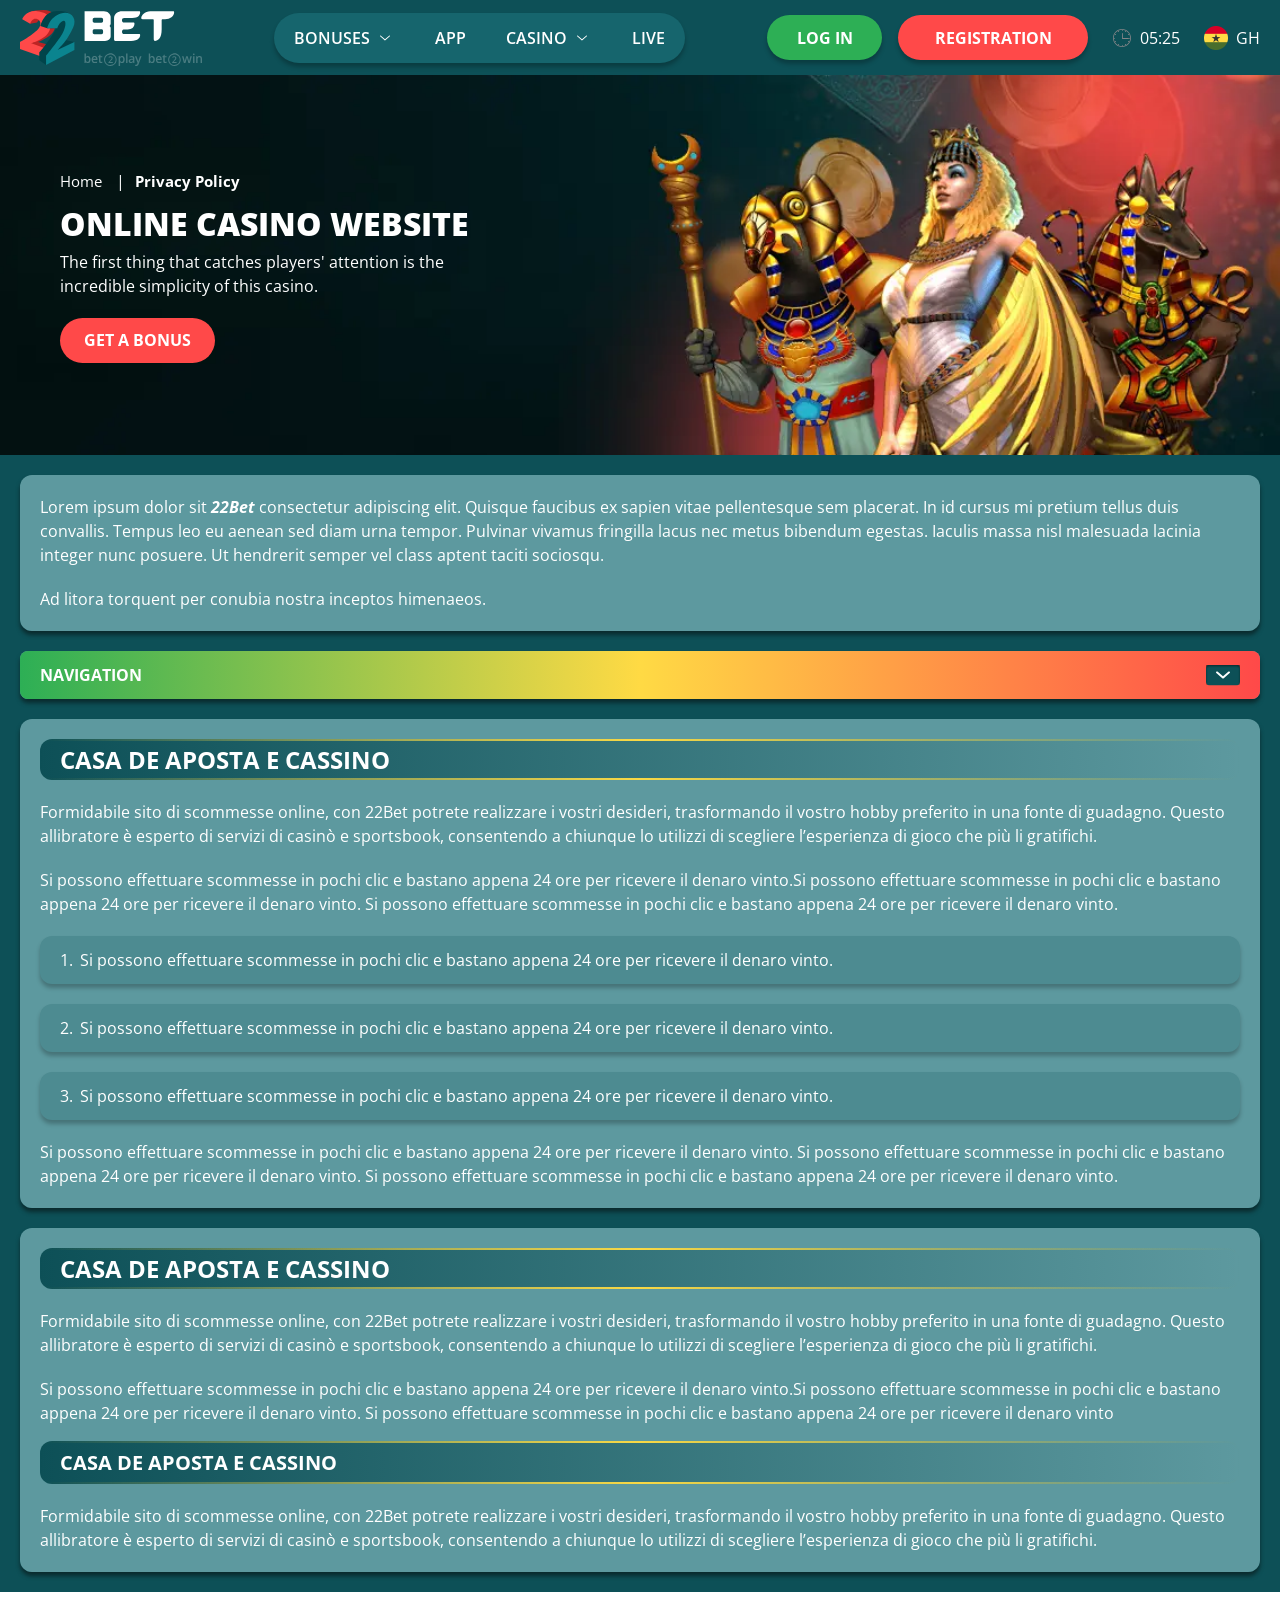
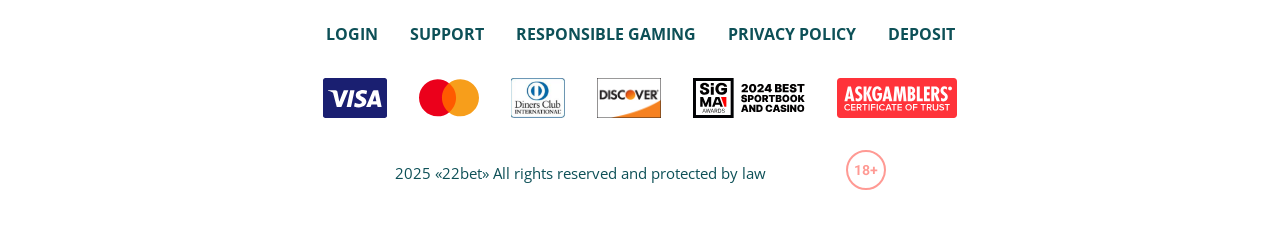
<file: policy.html>
<!DOCTYPE html>
<html lang="gh">
  <head>
    <meta charset="UTF-8" />
   
    <meta name="viewport" content="width=device-width, initial-scale=1.0" />
    <title>22Bet </title>
    <meta name="description" content />
    <meta property="og:site_name" content />
    <meta property="og:title" content />
    <meta property="og:type" content="website" />
    <meta property="og:url" content />
    <meta property="og:image" content />
    <meta property="og:image:alt" content />
    <meta property="og:locale" content="gh" />
    <meta property="og:description" content />
    <link rel="preconnect" href="https://fonts.googleapis.com" />
    <link rel="preconnect" href="https://fonts.gstatic.com" crossorigin="anonymous" />
   <link href="https://fonts.googleapis.com/css2?family=Open+Sans:ital,wght@0,300..800;1,300..800&display=swap" rel="stylesheet">
<link href="https://fonts.googleapis.com/css?family=Roboto+Condensed&display=swap" rel="stylesheet">

   <link rel="stylesheet" href="./css/reset.css" />
    <link rel="stylesheet" href="./css/main.css" />
    <link rel="stylesheet" href="./css/media.css"/>
    <link rel="icon" href="./images/Group.png" type="image/x-icon"/>
    <script
    src="https://code.jquery.com/jquery-3.6.1.min.js"
    integrity="sha256-o88AwQnZB+VDvE9tvIXrMQaPlFFSUTR+nldQm1LuPXQ="
    crossorigin="anonymous"
  ></script>
  </head>
  <body>
    <header class="header">
      <section class="content header__content">
        <a href="./index.html" class="logo header__logo"
          ><img src="./images/logo.svg" alt="logo" title
        /></a>
        <button class="header__btn-menu" >
          <svg width="16px" height="16px" viewBox="0 0 16 16" xmlns="http://www.w3.org/2000/svg">
              <rect y="0" width="16" height="3" rx="1.5"></rect>
              <rect y="6.5" width="16" height="3" rx="1.5"></rect>
              <rect y="13" width="16" height="3" rx="1.5"></rect>
            </svg>
        </button>

          <nav class="menu header__menu">
            <ul class="header__menu-list">
                
              <li class="">
              <div class="header__menu-wrapper">
                <div class="js-button-expander js-button-expander--menu" >
                <a href="./bonus.html" >
                <span>Bonuses</span>
              </a>
              </div>
              <div class="header__menu-wrap js-expand-content js-expand-content--menu">
                <ul >
                  <li>
                    <a href="./freeSpins.html">
                    <span>Free Spins</span>
                  </a></li>
                  <li><a href="./promoCode.html">
                    <span>Promo Code</span>
                  </a>
                </li>
                  <li><a href="./welcomeBonus.html">
                    <span>Welcome Bonus</span>
                  </a>
                </li>
                <li><a href="./vip.html">
                    <span>VIP</span>
                  </a>
                </li>
                </ul>
              </div>
              </div>
               <a href="./bonus.html" class="header__menu-item">
                <span>Bonuses</span>
              </a>
            </li>
              <li>
                <a href="./app.html">
                 App
                </a>
              </li>
              
              <li class="">
              <div class="header__menu-wrapper">
                <div class="js-button-expander js-button-expander--menu" >
                <a href="./casino.html" >
                <span> Casino</span>
              </a>
              </div>
              <div class="header__menu-wrap js-expand-content js-expand-content--menu">
                <ul >
                  <li>
                    <a href="./slots.html">
                    <span>Slots</span>
                  </a></li>
                 
                </ul>
              </div>
              </div>
               <a href="./casino.html" class="header__menu-item">
                <span>Casino</span>
              </a>
            </li>
               <li>
                <a href="./live.html">
               Live
                </a>
              </li>
              <li>
                    <a href="./freeSpins.html">
                    <span>Free Spins</span>
                  </a></li>
                  <li><a href="./promoCode.html">
                    <span>Promo Code</span>
                  </a>
                </li>
                  <li><a href="./welcomeBonus.html">
                    <span>Welcome Bonus</span>
                  </a>
                </li>
                <li><a href="./vip.html">
                    <span>VIP</span>
                  </a>
                </li>
             <li>
                    <a href="./slots.html">
                    <span>Slots</span>
                  </a></li>
             
             
            </ul>
            <div class="header__button header__button-menu " >
              <a href="#" class="button  button__login-menu">log in</a>
              <a href="#" class="button button__menu">registration</a>
            </div>
           
          </nav>
            <a href="#" class="button button__login">log in</a>
            <a href="#" class="button button__singup">registration</a>
            <div id="clock" class="header__time">00:00</div>
            <a href="" class="header__flag">
                <span><img src="./images/flag.png" alt="flag" title /></span>
                <span>gh</span>
              </a>
      </section>
    </header>
     <main class="main home main-page">
        <section class=" hero hero__page">
           
            <div class="background  background-page">
              <img src="./images/layout-images/bg-policy.webp" alt="hero" title />
              
            </div>
            <div class="hero__wrapper hero__wrapper-page">
              <div class="hero__data hero__data-bonus">
                <ul
                class="breadcrumbs "
                
              >
                <li
                  
                >
                  <a href="#" >
                    <span >Home</span></a
                  >
                 
                </li>
                <li
                  
                >
                  <a href="#" > <span >Privacy Policy</span></a>
                 
                </li>
              </ul>
                <h1 class="title general hero__title">
                  Online Casino Website
                </h1>
                 <p class="hero__text">The first thing that catches players' attention is the incredible simplicity of this casino.</p>
               
                <a href="#" class="button  hero__button ">Get a Bonus</a>
               
              </div>
             
            </div>
          </section>
      <section class="main__wrap main__wrap-page">
       
       <section class="content__wrapper content__wrapper-page">

         
        
       
          <section class="content article">
            <p>
             Lorem ipsum dolor sit <a href="#">22Bet</a> consectetur adipiscing elit. Quisque faucibus ex sapien vitae pellentesque sem placerat. In id cursus mi pretium tellus duis convallis. Tempus leo eu aenean sed diam urna tempor. Pulvinar vivamus fringilla lacus nec metus bibendum egestas. Iaculis massa nisl malesuada lacinia integer nunc posuere. Ut hendrerit semper vel class aptent taciti sociosqu.
            </p>
            <p>
             Ad litora torquent per conubia nostra inceptos himenaeos.
            </p>
          </section>
        
            <section class="content menu-review__content">
              

            
                <div class="menu__review-desk menu__review-content">Navigation</div>
                <ul class="menu__review menu__review-list">
                  <li><a href="#">Lorem ipsum dolor sit</a></li>
                    <li><a href="#">Amet consectetur adipiscing</a></li>
                      <li><a href="#">Quisque faucibus ex sapien vitae</a></li>
                        <li><a href="#">Ut hendrerit sempero</a></li>
                          <li><a href="#">Pulvinar vivamus fringilla</a></li>
                           <li><a href="#">Ad litora torquent per conubia</a></li>
                         
                          
                </ul>
             
          
          </section>
          
        
          <section class="content article">
            <h2 class="title high article__title">Casa de Aposta e Cassino</h2>
             
            <p>
             Formidabile sito di scommesse online, con 22Bet potrete realizzare i vostri desideri, trasformando il vostro hobby preferito in una fonte di guadagno. Questo allibratore è esperto di servizi di casinò e sportsbook, consentendo a chiunque lo utilizzi di scegliere l’esperienza di gioco che più li gratifichi.
            </p>
            <p>
             Si possono effettuare scommesse in pochi clic e bastano appena 24 ore per ricevere il denaro vinto.Si possono effettuare scommesse in pochi clic e bastano appena 24 ore per ricevere il denaro vinto. Si possono effettuare scommesse in pochi clic e bastano appena 24 ore per ricevere il denaro vinto.
            </p>
           <ol>
              <li>Si possono effettuare scommesse in pochi clic e bastano appena 24 ore per ricevere il denaro vinto.</li>
              <li>Si possono effettuare scommesse in pochi clic e bastano appena 24 ore per ricevere il denaro vinto.</li>
              <li>Si possono effettuare scommesse in pochi clic e bastano appena 24 ore per ricevere il denaro vinto.</li>
            </ol>
            <p>Si possono effettuare scommesse in pochi clic e bastano appena 24 ore per ricevere il denaro vinto. Si possono effettuare scommesse in pochi clic e bastano appena 24 ore per ricevere il denaro vinto. Si possono effettuare scommesse in pochi clic e bastano appena 24 ore per ricevere il denaro vinto.</p>
          </section>
         
         
           <section class="content article">
            <h2 class="title high article__title">Casa de Aposta e Cassino</h2>
            <p>Formidabile sito di scommesse online, con 22Bet potrete realizzare i vostri desideri, trasformando il vostro hobby preferito in una fonte di guadagno. Questo allibratore è esperto di servizi di casinò e sportsbook, consentendo a chiunque lo utilizzi di scegliere l’esperienza di gioco che più li gratifichi.</p>
            <p>Si possono effettuare scommesse in pochi clic e bastano appena 24 ore per ricevere il denaro vinto.Si possono effettuare scommesse in pochi clic e bastano appena 24 ore per ricevere il denaro vinto. Si possono effettuare scommesse in pochi clic e bastano appena 24 ore per ricevere il denaro vinto</p>
            <h3>Casa de Aposta e Cassino</h3>
            <p>Formidabile sito di scommesse online, con 22Bet potrete realizzare i vostri desideri, trasformando il vostro hobby preferito in una fonte di guadagno. Questo allibratore è esperto di servizi di casinò e sportsbook, consentendo a chiunque lo utilizzi di scegliere l’esperienza di gioco che più li gratifichi.</p>
           </section>

        </section> 
      
        <div class=""  onclick="scrollToTop()">
          <button class="main__arrow" id="scrollToTopBtn"></button>
        </div> 
        
      </section>
    </main> 
     <footer class=" footer ">
      <section class="content footer__content">
        <ul class="footer__menu">
         <li><a href="./login.html">Login</a></li>
         <li><a href="./support.html">Support</a></li>
         <li><a href="./responsible.html">Responsible Gaming</a></li>
         <li><a href="./policy.html">Privacy Policy</a></li>
         <li><a href="./deposit.html">Deposit</a></li>
        </ul>
       
          <ul class="footer__cards-list">
           
            <li>
              <a href="#"
                ><img src="./images/visa.svg" alt="cardvisa" title
              /></a>
            </li>
            <li>
              <a href="#"
                ><img
                  src="./images/mastercard.svg"
                  alt="mastercard"
                  title
              /></a>
            </li>
            <li>
                <a href="#"
                  ><img src="./images/diners.svg" alt="diners" title
                /></a>
              </li>
              <li>
                <a href="#"
                  ><img src="./images/discover.svg" alt="discover" title
                /></a>
              </li>
              <li>
                <a href="#"
                  ><img src="./images/sigma.svg" alt="sigma" title
                /></a>
              </li>
              <li>
                <a href="#"
                  ><img src="./images/ask.svg" alt="ask" title
                /></a>
              </li>
            
          </ul>
       
        <div class="footer__wrapp">
          <div class="footer__text">
           
            <p>2025 «22bet» All rights reserved and protected by law

</p>
           
          </div>
          <div class="footer__age">
            <img src="./images/age.svg" alt="age" title />
          </div>
        </div>
      
      </section>
    </footer>
    <script src="./js/arrowUp.js" defer></script>
    <script src="./js/sidebar.js" defer></script>
    <script src="./js/expander.js" defer></script>
    <script src="./js/mobile-menu.js" defer></script>
    <script src="./js/clock.js" defer></script>
  </body>
</html>
</file>
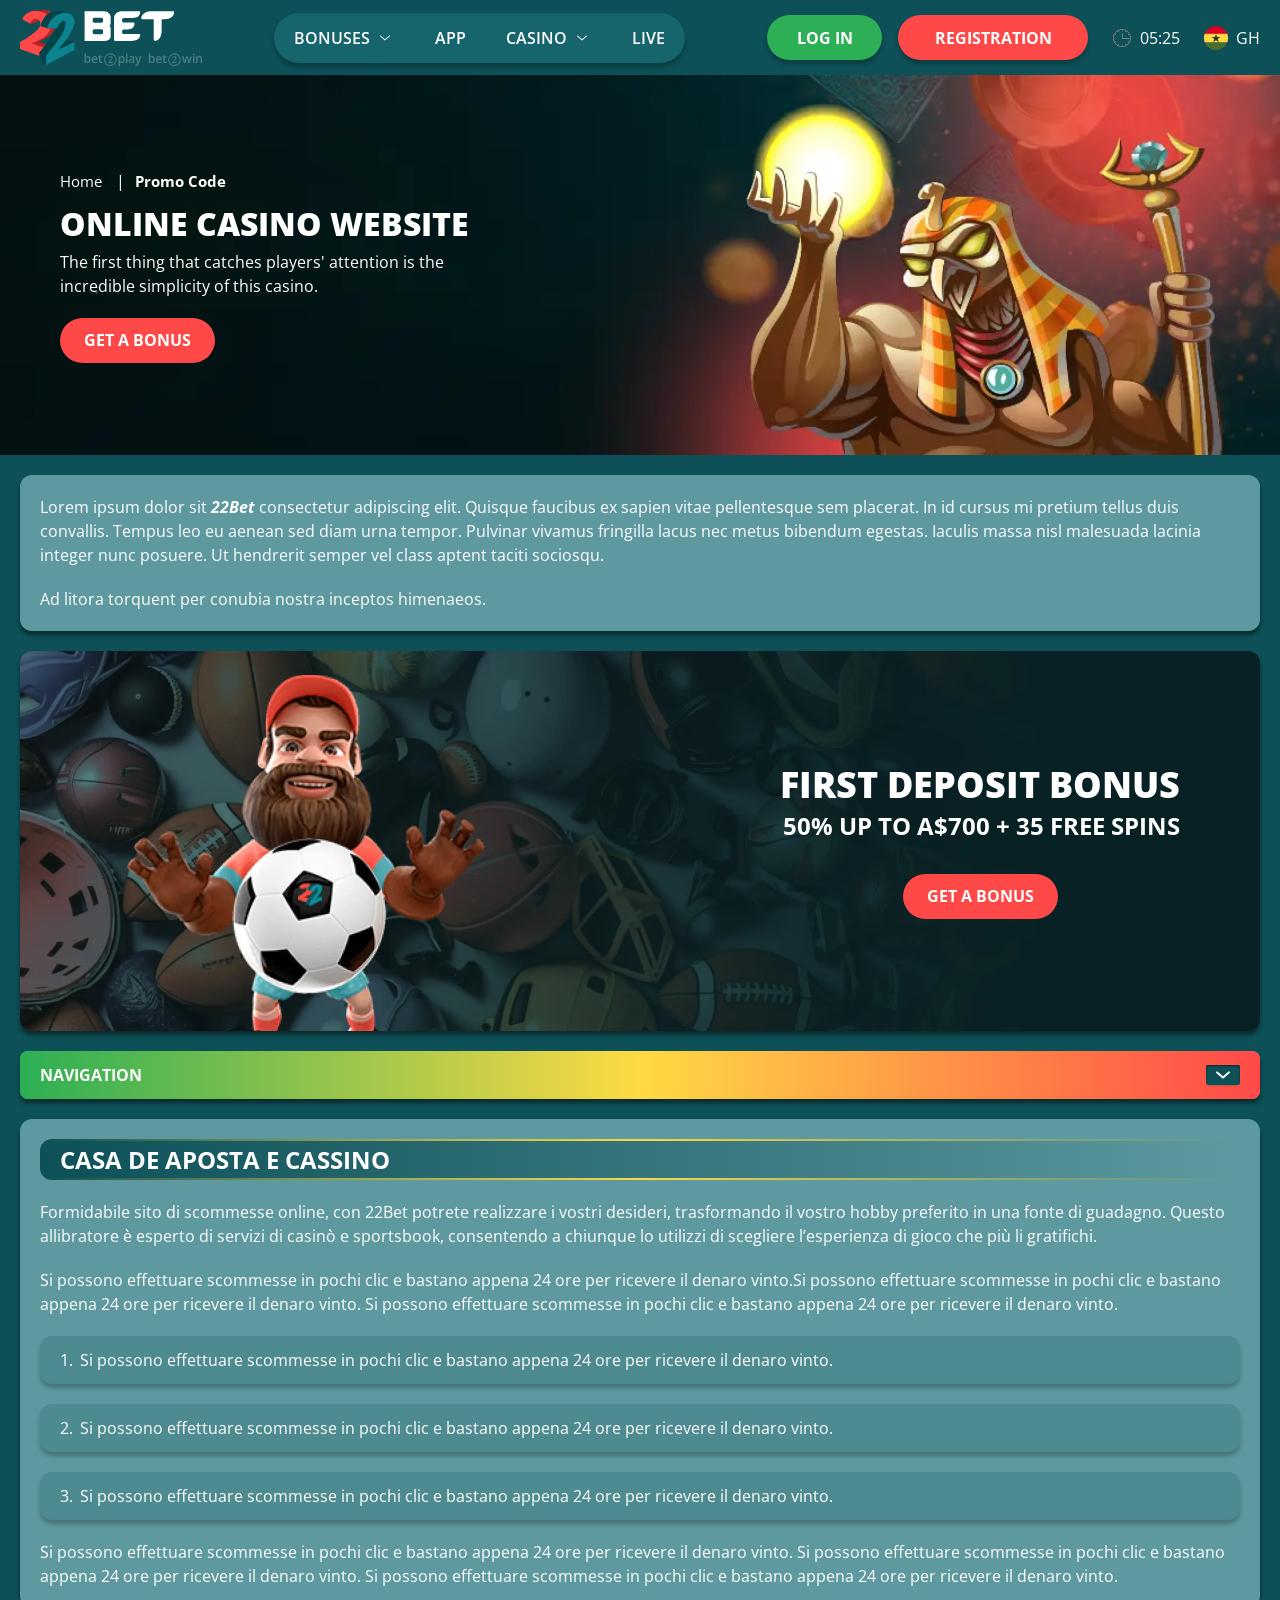
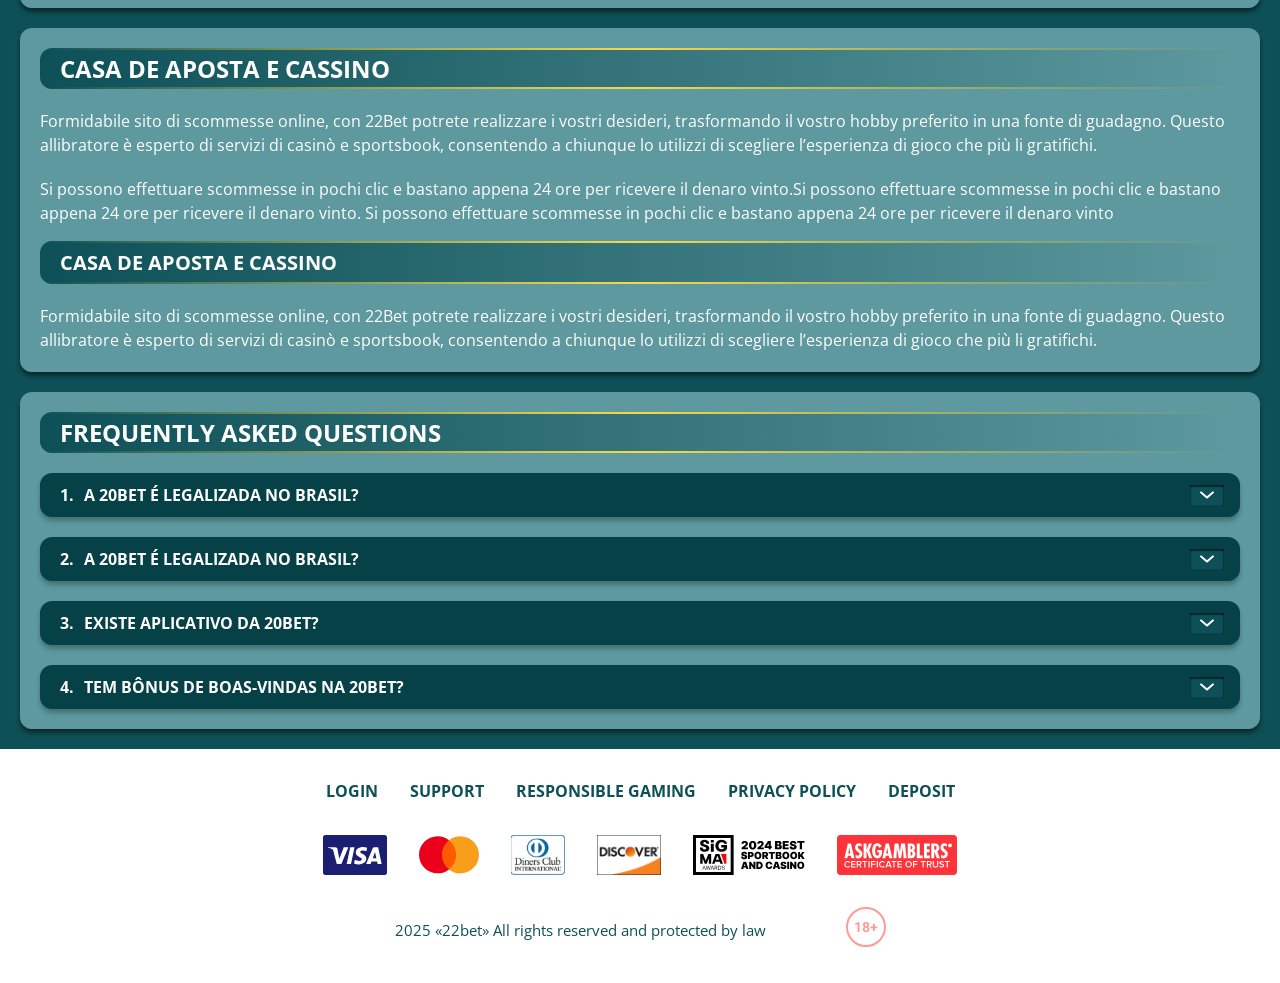
<file: promoCode.html>
<!DOCTYPE html>
<html lang="gh">
  <head>
    <meta charset="UTF-8" />
   
    <meta name="viewport" content="width=device-width, initial-scale=1.0" />
    <title>22Bet </title>
    <meta name="description" content />
    <meta property="og:site_name" content />
    <meta property="og:title" content />
    <meta property="og:type" content="website" />
    <meta property="og:url" content />
    <meta property="og:image" content />
    <meta property="og:image:alt" content />
    <meta property="og:locale" content="gh" />
    <meta property="og:description" content />
    <link rel="preconnect" href="https://fonts.googleapis.com" />
    <link rel="preconnect" href="https://fonts.gstatic.com" crossorigin="anonymous" />
   <link href="https://fonts.googleapis.com/css2?family=Open+Sans:ital,wght@0,300..800;1,300..800&display=swap" rel="stylesheet">
<link href="https://fonts.googleapis.com/css?family=Roboto+Condensed&display=swap" rel="stylesheet">

   <link rel="stylesheet" href="./css/reset.css" />
    <link rel="stylesheet" href="./css/main.css" />
    <link rel="stylesheet" href="./css/media.css"/>
    <link rel="icon" href="./images/Group.png" type="image/x-icon"/>
    <script
    src="https://code.jquery.com/jquery-3.6.1.min.js"
    integrity="sha256-o88AwQnZB+VDvE9tvIXrMQaPlFFSUTR+nldQm1LuPXQ="
    crossorigin="anonymous"
  ></script>
  </head>
  <body>
    <header class="header">
      <section class="content header__content">
        <a href="./index.html" class="logo header__logo"
          ><img src="./images/logo.svg" alt="logo" title
        /></a>
        <button class="header__btn-menu" >
          <svg width="16px" height="16px" viewBox="0 0 16 16" xmlns="http://www.w3.org/2000/svg">
              <rect y="0" width="16" height="3" rx="1.5"></rect>
              <rect y="6.5" width="16" height="3" rx="1.5"></rect>
              <rect y="13" width="16" height="3" rx="1.5"></rect>
            </svg>
        </button>

          <nav class="menu header__menu">
            <ul class="header__menu-list">
                
              <li class="">
              <div class="header__menu-wrapper">
                <div class="js-button-expander js-button-expander--menu" >
                <a href="./bonus.html" >
                <span>Bonuses</span>
              </a>
              </div>
              <div class="header__menu-wrap js-expand-content js-expand-content--menu">
                <ul >
                  <li>
                    <a href="./freeSpins.html">
                    <span>Free Spins</span>
                  </a></li>
                  <li><a href="./promoCode.html">
                    <span>Promo Code</span>
                  </a>
                </li>
                  <li><a href="./welcomeBonus.html">
                    <span>Welcome Bonus</span>
                  </a>
                </li>
                <li><a href="./vip.html">
                    <span>VIP</span>
                  </a>
                </li>
                </ul>
              </div>
              </div>
               <a href="./bonus.html" class="header__menu-item">
                <span>Bonuses</span>
              </a>
            </li>
              <li>
                <a href="./app.html">
                 App
                </a>
              </li>
              
              <li class="">
              <div class="header__menu-wrapper">
                <div class="js-button-expander js-button-expander--menu" >
                <a href="./casino.html" >
                <span> Casino</span>
              </a>
              </div>
              <div class="header__menu-wrap js-expand-content js-expand-content--menu">
                <ul >
                  <li>
                    <a href="./slots.html">
                    <span>Slots</span>
                  </a></li>
                 
                </ul>
              </div>
              </div>
               <a href="./casino.html" class="header__menu-item">
                <span>Casino</span>
              </a>
            </li>
               <li>
                <a href="./live.html">
               Live
                </a>
              </li>
              <li>
                    <a href="./freeSpins.html">
                    <span>Free Spins</span>
                  </a></li>
                  <li><a href="./promoCode.html">
                    <span>Promo Code</span>
                  </a>
                </li>
                  <li><a href="./welcomeBonus.html">
                    <span>Welcome Bonus</span>
                  </a>
                </li>
                <li><a href="./vip.html">
                    <span>VIP</span>
                  </a>
                </li>
             <li>
                    <a href="./slots.html">
                    <span>Slots</span>
                  </a></li>
             
             
            </ul>
            <div class="header__button header__button-menu " >
              <a href="#" class="button  button__login-menu">log in</a>
              <a href="#" class="button button__menu">registration</a>
            </div>
           
          </nav>
            <a href="#" class="button button__login">log in</a>
            <a href="#" class="button button__singup">registration</a>
            <div id="clock" class="header__time">00:00</div>
            <a href="" class="header__flag">
                <span><img src="./images/flag.png" alt="flag" title /></span>
                <span>gh</span>
              </a>
      </section>
    </header>
     <main class="main home main-page">
        <section class=" hero hero__page">
           
            <div class="background background-page">
              <img src="./images/layout-images/bg-promoCode.webp" alt="hero" title />
              
            </div>
            <div class="hero__wrapper hero__wrapper-page">
              <div class="hero__data hero__data-bonus">
                <ul
                class="breadcrumbs "
                
              >
                <li
                  
                >
                  <a href="#" >
                    <span >Home</span></a
                  >
                 
                </li>
                <li
                  
                >
                  <a href="#" > <span >Promo Code</span></a>
                 
                </li>
              </ul>
                <h1 class="title general hero__title">
                  Online Casino Website
                </h1>
                 <p class="hero__text">The first thing that catches players' attention is the incredible simplicity of this casino.</p>
               
                <a href="#" class="button  hero__button ">Get a Bonus</a>
               
              </div>
             
            </div>
          </section>
      <section class="main__wrap main__wrap-page">
       
       <section class="content__wrapper content__wrapper-page">

         
        
       
          <section class="content article">
            <p>
             Lorem ipsum dolor sit <a href="#">22Bet</a> consectetur adipiscing elit. Quisque faucibus ex sapien vitae pellentesque sem placerat. In id cursus mi pretium tellus duis convallis. Tempus leo eu aenean sed diam urna tempor. Pulvinar vivamus fringilla lacus nec metus bibendum egestas. Iaculis massa nisl malesuada lacinia integer nunc posuere. Ut hendrerit semper vel class aptent taciti sociosqu.
            </p>
            <p>
             Ad litora torquent per conubia nostra inceptos himenaeos.
            </p>
          </section>
         
             
            <section class="content banner banner-main">
            <div class="background banner__background">
              
              <img src="./images/layout-images/banner-promoCode.webp" alt="banner" title />
              
            </div>
            <div class="banner__info">
              
              <h2 class="title high banner__title-main">
                  
               first Deposit Bonus
              </h2>
            <p class="banner__subtitle">50% up to A$700 + 35 Free spins</p>
              <a href="#" class="button banner__button">Get a Bonus</a>
            </div>
          </section>
        
         <section class="content menu-review__content">
              

            
                <div class="menu__review-desk menu__review-content">Navigation</div>
                <ul class="menu__review menu__review-list">
                  <li><a href="#">Lorem ipsum dolor sit</a></li>
                    <li><a href="#">Amet consectetur adipiscing</a></li>
                      <li><a href="#">Quisque faucibus ex sapien vitae</a></li>
                        <li><a href="#">Ut hendrerit sempero</a></li>
                          <li><a href="#">Pulvinar vivamus fringilla</a></li>
                           <li><a href="#">Ad litora torquent per conubia</a></li>
                         
                          
                </ul>
             
          
          </section>
          
        
          <section class="content article">
            <h2 class="title high article__title">Casa de Aposta e Cassino</h2>
             
            <p>
             Formidabile sito di scommesse online, con 22Bet potrete realizzare i vostri desideri, trasformando il vostro hobby preferito in una fonte di guadagno. Questo allibratore è esperto di servizi di casinò e sportsbook, consentendo a chiunque lo utilizzi di scegliere l’esperienza di gioco che più li gratifichi.
            </p>
            <p>
             Si possono effettuare scommesse in pochi clic e bastano appena 24 ore per ricevere il denaro vinto.Si possono effettuare scommesse in pochi clic e bastano appena 24 ore per ricevere il denaro vinto. Si possono effettuare scommesse in pochi clic e bastano appena 24 ore per ricevere il denaro vinto.
            </p>
           <ol>
              <li>Si possono effettuare scommesse in pochi clic e bastano appena 24 ore per ricevere il denaro vinto.</li>
              <li>Si possono effettuare scommesse in pochi clic e bastano appena 24 ore per ricevere il denaro vinto.</li>
              <li>Si possono effettuare scommesse in pochi clic e bastano appena 24 ore per ricevere il denaro vinto.</li>
            </ol>
            <p>Si possono effettuare scommesse in pochi clic e bastano appena 24 ore per ricevere il denaro vinto. Si possono effettuare scommesse in pochi clic e bastano appena 24 ore per ricevere il denaro vinto. Si possono effettuare scommesse in pochi clic e bastano appena 24 ore per ricevere il denaro vinto.</p>
          </section>
         
         
           <section class="content article">
            <h2 class="title high article__title">Casa de Aposta e Cassino</h2>
            <p>Formidabile sito di scommesse online, con 22Bet potrete realizzare i vostri desideri, trasformando il vostro hobby preferito in una fonte di guadagno. Questo allibratore è esperto di servizi di casinò e sportsbook, consentendo a chiunque lo utilizzi di scegliere l’esperienza di gioco che più li gratifichi.</p>
            <p>Si possono effettuare scommesse in pochi clic e bastano appena 24 ore per ricevere il denaro vinto.Si possono effettuare scommesse in pochi clic e bastano appena 24 ore per ricevere il denaro vinto. Si possono effettuare scommesse in pochi clic e bastano appena 24 ore per ricevere il denaro vinto</p>
            <h3>Casa de Aposta e Cassino</h3>
            <p>Formidabile sito di scommesse online, con 22Bet potrete realizzare i vostri desideri, trasformando il vostro hobby preferito in una fonte di guadagno. Questo allibratore è esperto di servizi di casinò e sportsbook, consentendo a chiunque lo utilizzi di scegliere l’esperienza di gioco che più li gratifichi.</p>
           </section>

          <section class="content faq">
            <h2 class="title high faq__title">Frequently Asked Questions</h2>
            <ul class="faq__list " >
              <li class="faq__item"  >
                <h3 class="title medium faq__subtitle js-button-expander js-button-expander--faq"  >A 20Bet é legalizada no Brasil?
                 </h3>
                <div  class="faq__answer js-expand-content js-expand-content--faq" >
                  <p  >
                    Sim, a casa de apostas tem licença emitida por Curaçao, que é reconhecida no Brasil e a permite atuar por aqui.
                  </p>
                </div>
              </li>
              <li class="faq__item"  >
                <h3 class="title medium faq__subtitle js-button-expander js-button-expander--faq"  >A 20Bet é legalizada no Brasil?</h3>
                <div class="faq__answer js-expand-content js-expand-content--faq" >
                  <p  >
                    Sim, a casa de apostas tem licença emitida por Curaçao, que é reconhecida no Brasil e a permite atuar por aqui.
                  </p>
                </div>
              </li> 
              <li class="faq__item"  >
                <h3 class="title medium faq__subtitle js-button-expander js-button-expander--faq"  >Existe aplicativo da 20Bet?</h3>
                <div class="faq__answer js-expand-content js-expand-content--faq" >
                  <p  >
                   Sim, disponível para sistemas operacionais iOS e Android.
                  </p>
                </div>
              </li> 
              <li class="faq__item"  >
                <h3 class="title medium faq__subtitle js-button-expander js-button-expander--faq"  >Tem bônus de boas-vindas na 20Bet?</h3>
                <div class="faq__answer js-expand-content js-expand-content--faq" >
                  <p  >
                   O pacote especial para novos usuários da 20Bet paga 100% sobre o primeiro depósito, com limite de 600 BRL.
                  </p>
                </div>
              </li> 
             
            </ul>
          </section>
          
        </section> 
      
        <div class=""  onclick="scrollToTop()">
          <button class="main__arrow" id="scrollToTopBtn"></button>
        </div> 
        
      </section>
    </main> 
   <footer class=" footer ">
      <section class="content footer__content">
        <ul class="footer__menu">
         <li><a href="./login.html">Login</a></li>
         <li><a href="./support.html">Support</a></li>
         <li><a href="./responsible.html">Responsible Gaming</a></li>
         <li><a href="./policy.html">Privacy Policy</a></li>
         <li><a href="./deposit.html">Deposit</a></li>
        </ul>
       
          <ul class="footer__cards-list">
           
            <li>
              <a href="#"
                ><img src="./images/visa.svg" alt="cardvisa" title
              /></a>
            </li>
            <li>
              <a href="#"
                ><img
                  src="./images/mastercard.svg"
                  alt="mastercard"
                  title
              /></a>
            </li>
            <li>
                <a href="#"
                  ><img src="./images/diners.svg" alt="diners" title
                /></a>
              </li>
              <li>
                <a href="#"
                  ><img src="./images/discover.svg" alt="discover" title
                /></a>
              </li>
              <li>
                <a href="#"
                  ><img src="./images/sigma.svg" alt="sigma" title
                /></a>
              </li>
              <li>
                <a href="#"
                  ><img src="./images/ask.svg" alt="ask" title
                /></a>
              </li>
            
          </ul>
       
        <div class="footer__wrapp">
          <div class="footer__text">
           
            <p>2025 «22bet» All rights reserved and protected by law

</p>
           
          </div>
          <div class="footer__age">
            <img src="./images/age.svg" alt="age" title />
          </div>
        </div>
      
      </section>
    </footer>
    <script src="./js/arrowUp.js" defer></script>
    <script src="./js/sidebar.js" defer></script>
    <script src="./js/expander.js" defer></script>
    <script src="./js/mobile-menu.js" defer></script>
    <script src="./js/clock.js" defer></script>
  </body>
</html>
</file>
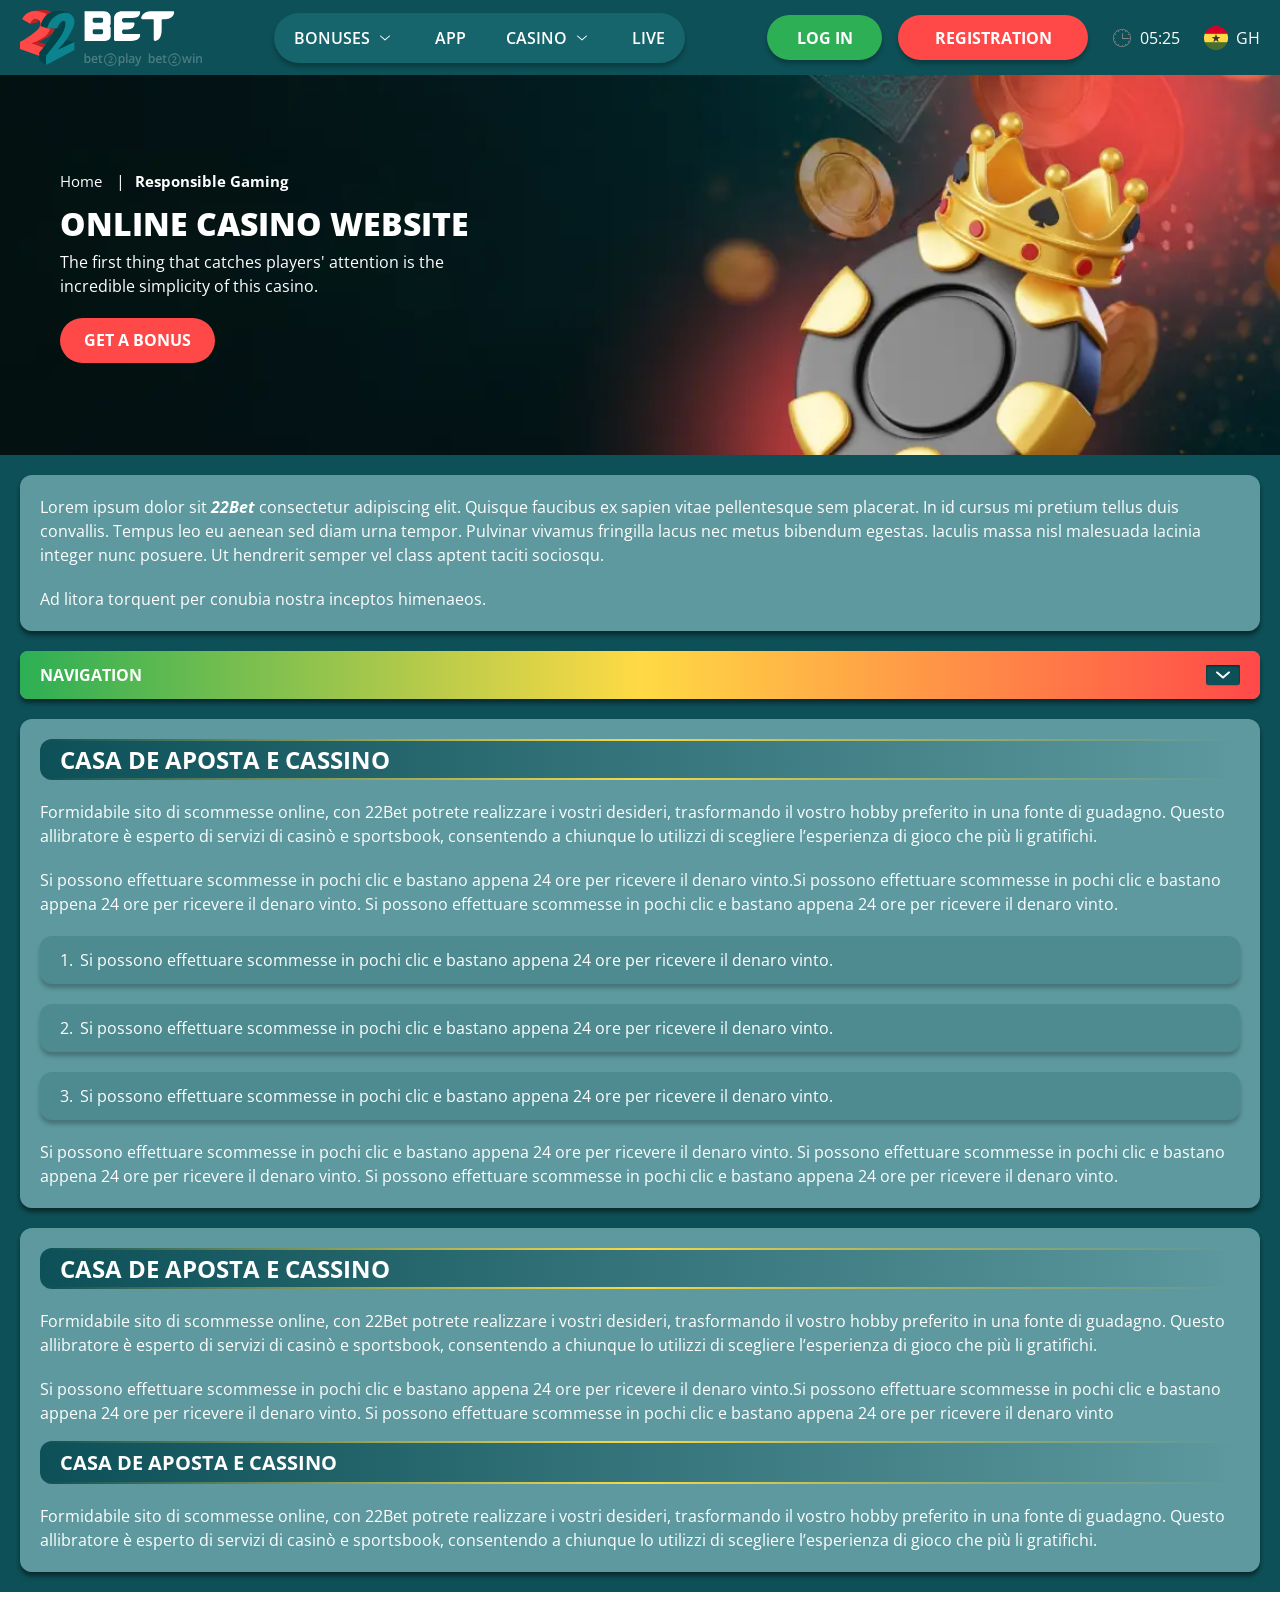
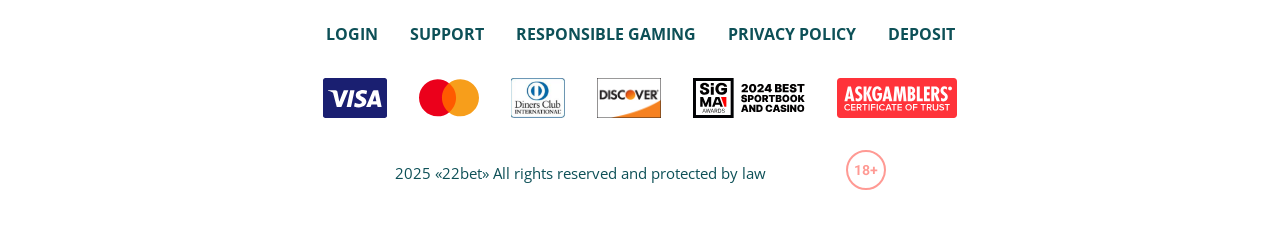
<file: responsible.html>
<!DOCTYPE html>
<html lang="gh">
  <head>
    <meta charset="UTF-8" />
   
    <meta name="viewport" content="width=device-width, initial-scale=1.0" />
    <title>22Bet </title>
    <meta name="description" content />
    <meta property="og:site_name" content />
    <meta property="og:title" content />
    <meta property="og:type" content="website" />
    <meta property="og:url" content />
    <meta property="og:image" content />
    <meta property="og:image:alt" content />
    <meta property="og:locale" content="gh" />
    <meta property="og:description" content />
    <link rel="preconnect" href="https://fonts.googleapis.com" />
    <link rel="preconnect" href="https://fonts.gstatic.com" crossorigin="anonymous" />
   <link href="https://fonts.googleapis.com/css2?family=Open+Sans:ital,wght@0,300..800;1,300..800&display=swap" rel="stylesheet">
<link href="https://fonts.googleapis.com/css?family=Roboto+Condensed&display=swap" rel="stylesheet">

   <link rel="stylesheet" href="./css/reset.css" />
    <link rel="stylesheet" href="./css/main.css" />
    <link rel="stylesheet" href="./css/media.css"/>
    <link rel="icon" href="./images/Group.png" type="image/x-icon"/>
    <script
    src="https://code.jquery.com/jquery-3.6.1.min.js"
    integrity="sha256-o88AwQnZB+VDvE9tvIXrMQaPlFFSUTR+nldQm1LuPXQ="
    crossorigin="anonymous"
  ></script>
  </head>
  <body>
    <header class="header">
      <section class="content header__content">
        <a href="./index.html" class="logo header__logo"
          ><img src="./images/logo.svg" alt="logo" title
        /></a>
        <button class="header__btn-menu" >
          <svg width="16px" height="16px" viewBox="0 0 16 16" xmlns="http://www.w3.org/2000/svg">
              <rect y="0" width="16" height="3" rx="1.5"></rect>
              <rect y="6.5" width="16" height="3" rx="1.5"></rect>
              <rect y="13" width="16" height="3" rx="1.5"></rect>
            </svg>
        </button>

          <nav class="menu header__menu">
            <ul class="header__menu-list">
                
              <li class="">
              <div class="header__menu-wrapper">
                <div class="js-button-expander js-button-expander--menu" >
                <a href="./bonus.html" >
                <span>Bonuses</span>
              </a>
              </div>
              <div class="header__menu-wrap js-expand-content js-expand-content--menu">
                <ul >
                  <li>
                    <a href="./freeSpins.html">
                    <span>Free Spins</span>
                  </a></li>
                  <li><a href="./promoCode.html">
                    <span>Promo Code</span>
                  </a>
                </li>
                  <li><a href="./welcomeBonus.html">
                    <span>Welcome Bonus</span>
                  </a>
                </li>
                <li><a href="./vip.html">
                    <span>VIP</span>
                  </a>
                </li>
                </ul>
              </div>
              </div>
               <a href="./bonus.html" class="header__menu-item">
                <span>Bonuses</span>
              </a>
            </li>
              <li>
                <a href="./app.html">
                 App
                </a>
              </li>
              
              <li class="">
              <div class="header__menu-wrapper">
                <div class="js-button-expander js-button-expander--menu" >
                <a href="./casino.html" >
                <span> Casino</span>
              </a>
              </div>
              <div class="header__menu-wrap js-expand-content js-expand-content--menu">
                <ul >
                  <li>
                    <a href="./slots.html">
                    <span>Slots</span>
                  </a></li>
                 
                </ul>
              </div>
              </div>
               <a href="./casino.html" class="header__menu-item">
                <span>Casino</span>
              </a>
            </li>
               <li>
                <a href="./live.html">
               Live
                </a>
              </li>
              <li>
                    <a href="./freeSpins.html">
                    <span>Free Spins</span>
                  </a></li>
                  <li><a href="./promoCode.html">
                    <span>Promo Code</span>
                  </a>
                </li>
                  <li><a href="./welcomeBonus.html">
                    <span>Welcome Bonus</span>
                  </a>
                </li>
                <li><a href="./vip.html">
                    <span>VIP</span>
                  </a>
                </li>
             <li>
                    <a href="./slots.html">
                    <span>Slots</span>
                  </a></li>
             
             
            </ul>
            <div class="header__button header__button-menu " >
              <a href="#" class="button  button__login-menu">log in</a>
              <a href="#" class="button button__menu">registration</a>
            </div>
           
          </nav>
            <a href="#" class="button button__login">log in</a>
            <a href="#" class="button button__singup">registration</a>
            <div id="clock" class="header__time">00:00</div>
            <a href="" class="header__flag">
                <span><img src="./images/flag.png" alt="flag" title /></span>
                <span>gh</span>
              </a>
      </section>
    </header>
     <main class="main home main-page">
        <section class=" hero hero__page">
           
            <div class="background background-page">
              <img src="./images/layout-images/bg-responsible.webp" alt="hero" title />
              
            </div>
            <div class="hero__wrapper hero__wrapper-page">
              <div class="hero__data hero__data-bonus">
                <ul
                class="breadcrumbs "
                
              >
                <li
                  
                >
                  <a href="#" >
                    <span >Home</span></a
                  >
                 
                </li>
                <li
                  
                >
                  <a href="#" > <span >Responsible Gaming</span></a>
                 
                </li>
              </ul>
                <h1 class="title general hero__title">
                  Online Casino Website
                </h1>
                 <p class="hero__text">The first thing that catches players' attention is the incredible simplicity of this casino.</p>
               
                <a href="#" class="button  hero__button ">Get a Bonus</a>
               
              </div>
             
            </div>
          </section>
      <section class="main__wrap main__wrap-page">
       
       <section class="content__wrapper content__wrapper-page">

         
        
       
          <section class="content article">
            <p>
             Lorem ipsum dolor sit <a href="#">22Bet</a> consectetur adipiscing elit. Quisque faucibus ex sapien vitae pellentesque sem placerat. In id cursus mi pretium tellus duis convallis. Tempus leo eu aenean sed diam urna tempor. Pulvinar vivamus fringilla lacus nec metus bibendum egestas. Iaculis massa nisl malesuada lacinia integer nunc posuere. Ut hendrerit semper vel class aptent taciti sociosqu.
            </p>
            <p>
             Ad litora torquent per conubia nostra inceptos himenaeos.
            </p>
          </section>
        
         <section class="content menu-review__content">
              

            
                <div class="menu__review-desk menu__review-content">Navigation</div>
                <ul class="menu__review menu__review-list">
                  <li><a href="#">Lorem ipsum dolor sit</a></li>
                    <li><a href="#">Amet consectetur adipiscing</a></li>
                      <li><a href="#">Quisque faucibus ex sapien vitae</a></li>
                        <li><a href="#">Ut hendrerit sempero</a></li>
                          <li><a href="#">Pulvinar vivamus fringilla</a></li>
                           <li><a href="#">Ad litora torquent per conubia</a></li>
                         
                          
                </ul>
             
          
          </section>
          
          
        
          <section class="content article">
            <h2 class="title high article__title">Casa de Aposta e Cassino</h2>
             
            <p>
             Formidabile sito di scommesse online, con 22Bet potrete realizzare i vostri desideri, trasformando il vostro hobby preferito in una fonte di guadagno. Questo allibratore è esperto di servizi di casinò e sportsbook, consentendo a chiunque lo utilizzi di scegliere l’esperienza di gioco che più li gratifichi.
            </p>
            <p>
             Si possono effettuare scommesse in pochi clic e bastano appena 24 ore per ricevere il denaro vinto.Si possono effettuare scommesse in pochi clic e bastano appena 24 ore per ricevere il denaro vinto. Si possono effettuare scommesse in pochi clic e bastano appena 24 ore per ricevere il denaro vinto.
            </p>
           <ol>
              <li>Si possono effettuare scommesse in pochi clic e bastano appena 24 ore per ricevere il denaro vinto.</li>
              <li>Si possono effettuare scommesse in pochi clic e bastano appena 24 ore per ricevere il denaro vinto.</li>
              <li>Si possono effettuare scommesse in pochi clic e bastano appena 24 ore per ricevere il denaro vinto.</li>
            </ol>
            <p>Si possono effettuare scommesse in pochi clic e bastano appena 24 ore per ricevere il denaro vinto. Si possono effettuare scommesse in pochi clic e bastano appena 24 ore per ricevere il denaro vinto. Si possono effettuare scommesse in pochi clic e bastano appena 24 ore per ricevere il denaro vinto.</p>
          </section>
         
         
           <section class="content article">
            <h2 class="title high article__title">Casa de Aposta e Cassino</h2>
            <p>Formidabile sito di scommesse online, con 22Bet potrete realizzare i vostri desideri, trasformando il vostro hobby preferito in una fonte di guadagno. Questo allibratore è esperto di servizi di casinò e sportsbook, consentendo a chiunque lo utilizzi di scegliere l’esperienza di gioco che più li gratifichi.</p>
            <p>Si possono effettuare scommesse in pochi clic e bastano appena 24 ore per ricevere il denaro vinto.Si possono effettuare scommesse in pochi clic e bastano appena 24 ore per ricevere il denaro vinto. Si possono effettuare scommesse in pochi clic e bastano appena 24 ore per ricevere il denaro vinto</p>
            <h3>Casa de Aposta e Cassino</h3>
            <p>Formidabile sito di scommesse online, con 22Bet potrete realizzare i vostri desideri, trasformando il vostro hobby preferito in una fonte di guadagno. Questo allibratore è esperto di servizi di casinò e sportsbook, consentendo a chiunque lo utilizzi di scegliere l’esperienza di gioco che più li gratifichi.</p>
           </section>

        </section> 
      
        <div class=""  onclick="scrollToTop()">
          <button class="main__arrow" id="scrollToTopBtn"></button>
        </div> 
        
      </section>
    </main> 
     <footer class=" footer ">
      <section class="content footer__content">
        <ul class="footer__menu">
         <li><a href="./login.html">Login</a></li>
         <li><a href="./support.html">Support</a></li>
         <li><a href="./responsible.html">Responsible Gaming</a></li>
         <li><a href="./policy.html">Privacy Policy</a></li>
         <li><a href="./deposit.html">Deposit</a></li>
        </ul>
       
          <ul class="footer__cards-list">
           
            <li>
              <a href="#"
                ><img src="./images/visa.svg" alt="cardvisa" title
              /></a>
            </li>
            <li>
              <a href="#"
                ><img
                  src="./images/mastercard.svg"
                  alt="mastercard"
                  title
              /></a>
            </li>
            <li>
                <a href="#"
                  ><img src="./images/diners.svg" alt="diners" title
                /></a>
              </li>
              <li>
                <a href="#"
                  ><img src="./images/discover.svg" alt="discover" title
                /></a>
              </li>
              <li>
                <a href="#"
                  ><img src="./images/sigma.svg" alt="sigma" title
                /></a>
              </li>
              <li>
                <a href="#"
                  ><img src="./images/ask.svg" alt="ask" title
                /></a>
              </li>
            
          </ul>
       
        <div class="footer__wrapp">
          <div class="footer__text">
           
            <p>2025 «22bet» All rights reserved and protected by law

</p>
           
          </div>
          <div class="footer__age">
            <img src="./images/age.svg" alt="age" title />
          </div>
        </div>
      
      </section>
    </footer>
    <script src="./js/arrowUp.js" defer></script>
    <script src="./js/sidebar.js" defer></script>
    <script src="./js/expander.js" defer></script>
    <script src="./js/mobile-menu.js" defer></script>
    <script src="./js/clock.js" defer></script>
  </body>
</html>
</file>
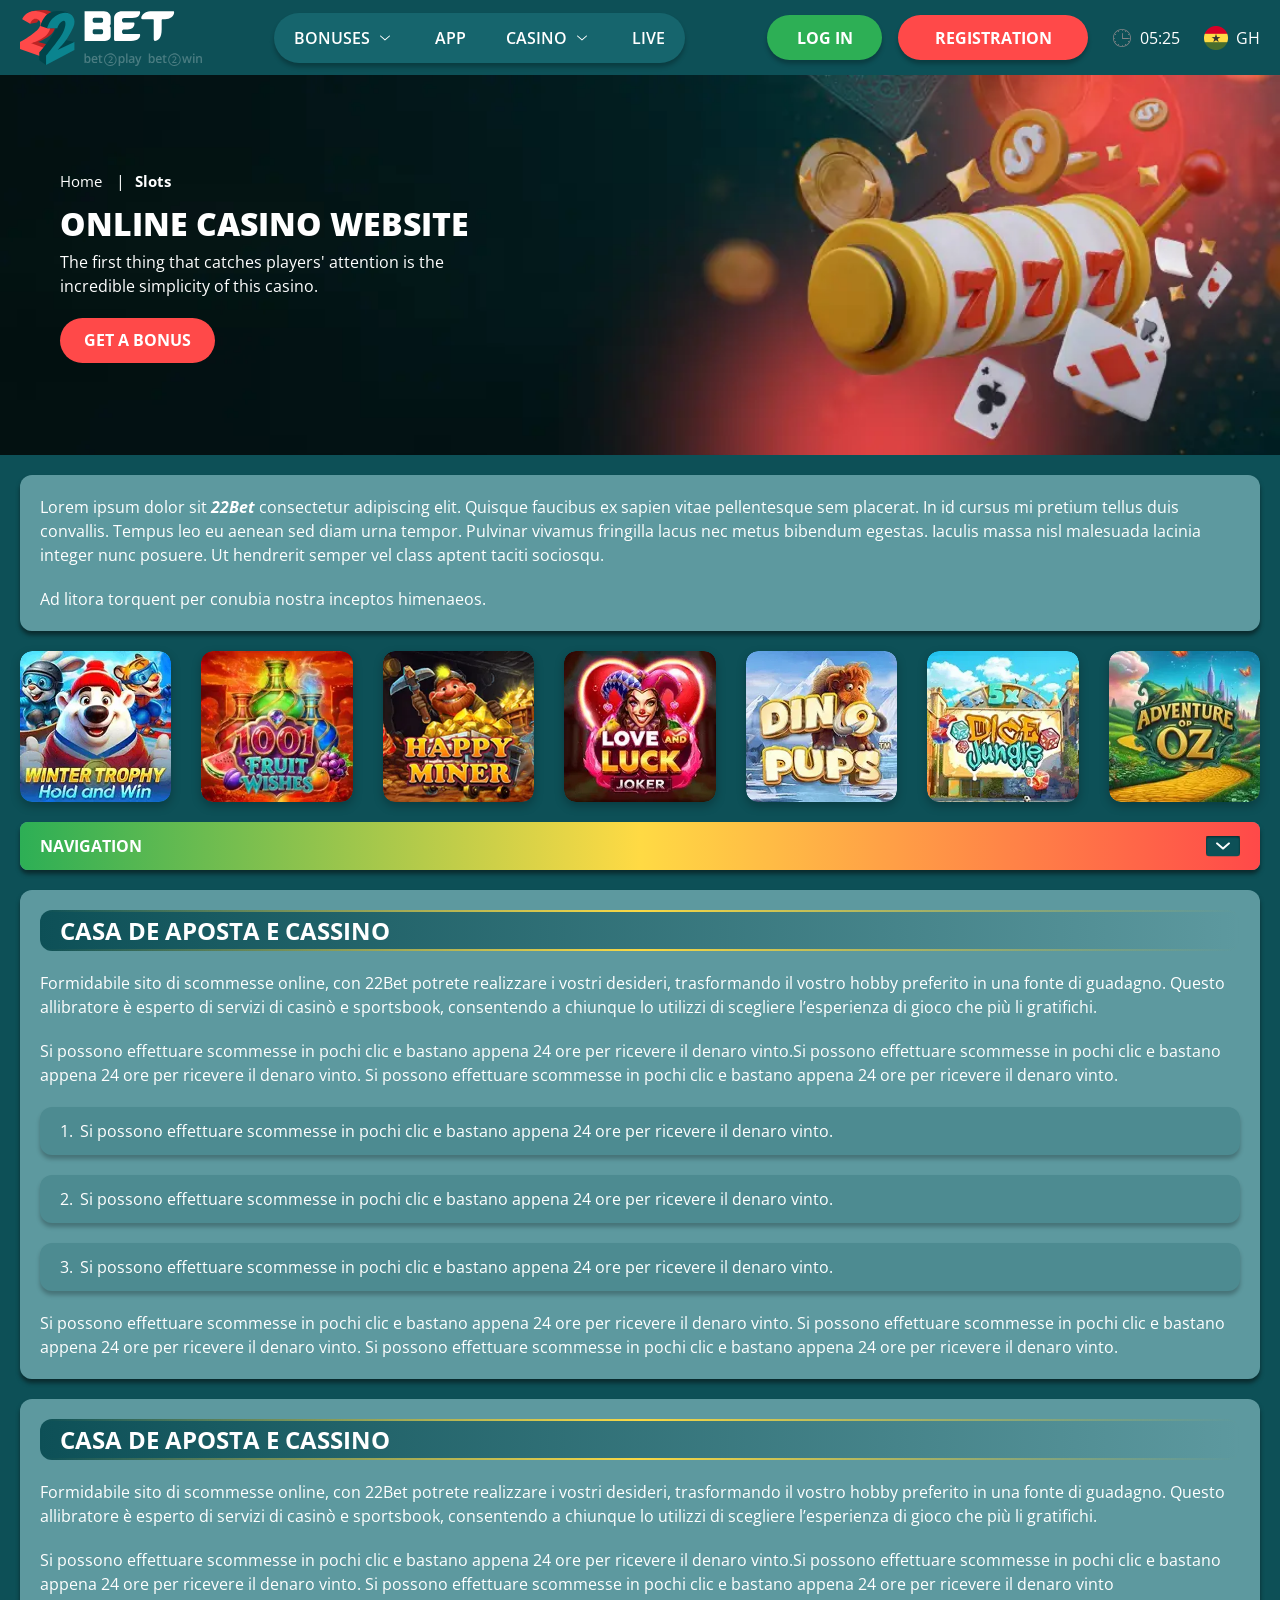
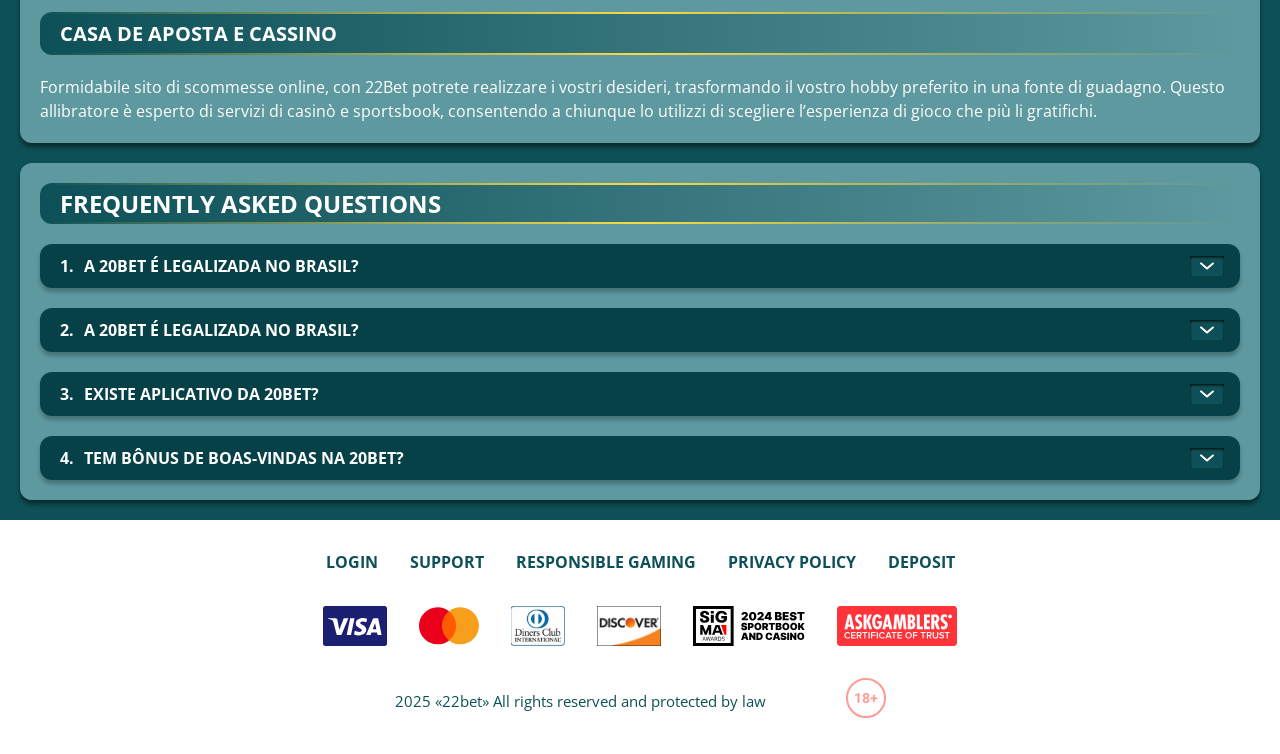
<file: slots.html>
<!DOCTYPE html>
<html lang="gh">
  <head>
    <meta charset="UTF-8" />
   
    <meta name="viewport" content="width=device-width, initial-scale=1.0" />
    <title>22Bet </title>
    <meta name="description" content />
    <meta property="og:site_name" content />
    <meta property="og:title" content />
    <meta property="og:type" content="website" />
    <meta property="og:url" content />
    <meta property="og:image" content />
    <meta property="og:image:alt" content />
    <meta property="og:locale" content="gh" />
    <meta property="og:description" content />
    <link rel="preconnect" href="https://fonts.googleapis.com" />
    <link rel="preconnect" href="https://fonts.gstatic.com" crossorigin="anonymous" />
   <link href="https://fonts.googleapis.com/css2?family=Open+Sans:ital,wght@0,300..800;1,300..800&display=swap" rel="stylesheet">
<link href="https://fonts.googleapis.com/css?family=Roboto+Condensed&display=swap" rel="stylesheet">

   <link rel="stylesheet" href="./css/reset.css" />
    <link rel="stylesheet" href="./css/main.css" />
    <link rel="stylesheet" href="./css/media.css"/>
    <link rel="icon" href="./images/Group.png" type="image/x-icon"/>
    <script
    src="https://code.jquery.com/jquery-3.6.1.min.js"
    integrity="sha256-o88AwQnZB+VDvE9tvIXrMQaPlFFSUTR+nldQm1LuPXQ="
    crossorigin="anonymous"
  ></script>
  </head>
  <body>
    <header class="header">
      <section class="content header__content">
        <a href="./index.html" class="logo header__logo"
          ><img src="./images/logo.svg" alt="logo" title
        /></a>
        <button class="header__btn-menu" >
          <svg width="16px" height="16px" viewBox="0 0 16 16" xmlns="http://www.w3.org/2000/svg">
              <rect y="0" width="16" height="3" rx="1.5"></rect>
              <rect y="6.5" width="16" height="3" rx="1.5"></rect>
              <rect y="13" width="16" height="3" rx="1.5"></rect>
            </svg>
        </button>

          <nav class="menu header__menu">
            <ul class="header__menu-list">
                
              <li class="">
              <div class="header__menu-wrapper">
                <div class="js-button-expander js-button-expander--menu" >
                <a href="./bonus.html" >
                <span>Bonuses</span>
              </a>
              </div>
              <div class="header__menu-wrap js-expand-content js-expand-content--menu">
                <ul >
                  <li>
                    <a href="./freeSpins.html">
                    <span>Free Spins</span>
                  </a></li>
                  <li><a href="./promoCode.html">
                    <span>Promo Code</span>
                  </a>
                </li>
                  <li><a href="./welcomeBonus.html">
                    <span>Welcome Bonus</span>
                  </a>
                </li>
                <li><a href="./vip.html">
                    <span>VIP</span>
                  </a>
                </li>
                </ul>
              </div>
              </div>
               <a href="./bonus.html" class="header__menu-item">
                <span>Bonuses</span>
              </a>
            </li>
              <li>
                <a href="./app.html">
                 App
                </a>
              </li>
              
              <li class="">
              <div class="header__menu-wrapper">
                <div class="js-button-expander js-button-expander--menu" >
                <a href="./casino.html" >
                <span> Casino</span>
              </a>
              </div>
              <div class="header__menu-wrap js-expand-content js-expand-content--menu">
                <ul >
                  <li>
                    <a href="./slots.html">
                    <span>Slots</span>
                  </a></li>
                 
                </ul>
              </div>
              </div>
               <a href="./casino.html" class="header__menu-item">
                <span>Casino</span>
              </a>
            </li>
               <li>
                <a href="./live.html">
               Live
                </a>
              </li>
              <li>
                    <a href="./freeSpins.html">
                    <span>Free Spins</span>
                  </a></li>
                  <li><a href="./promoCode.html">
                    <span>Promo Code</span>
                  </a>
                </li>
                  <li><a href="./welcomeBonus.html">
                    <span>Welcome Bonus</span>
                  </a>
                </li>
                <li><a href="./vip.html">
                    <span>VIP</span>
                  </a>
                </li>
             <li>
                    <a href="./slots.html">
                    <span>Slots</span>
                  </a></li>
             
             
            </ul>
            <div class="header__button header__button-menu " >
              <a href="#" class="button  button__login-menu">log in</a>
              <a href="#" class="button button__menu">registration</a>
            </div>
           
          </nav>
            <a href="#" class="button button__login">log in</a>
            <a href="#" class="button button__singup">registration</a>
            <div id="clock" class="header__time">00:00</div>
            <a href="" class="header__flag">
                <span><img src="./images/flag.png" alt="flag" title /></span>
                <span>gh</span>
              </a>
      </section>
    </header>
     <main class="main home main-page">
        <section class=" hero hero__page">
           
            <div class="background background-page">
              <img src="./images/slots/bg-slots.webp" alt="hero" title />
              
            </div>
            <div class="hero__wrapper hero__wrapper-page">
              <div class="hero__data hero__data-bonus">
                <ul
                class="breadcrumbs "
                
              >
                <li
                  
                >
                  <a href="#" >
                    <span >Home</span></a
                  >
                 
                </li>
                <li
                  
                >
                  <a href="#" > <span >Slots</span></a>
                 
                </li>
              </ul>
                <h1 class="title general hero__title">
                  Online Casino Website
                </h1>
                 <p class="hero__text">The first thing that catches players' attention is the incredible simplicity of this casino.</p>
               
                <a href="#" class="button  hero__button ">Get a Bonus</a>
               
              </div>
             
            </div>
          </section>
      <section class="main__wrap main__wrap-page">
       
       <section class="content__wrapper content__wrapper-page">

         
        
       
          <section class="content article">
            <p>
             Lorem ipsum dolor sit <a href="#">22Bet</a> consectetur adipiscing elit. Quisque faucibus ex sapien vitae pellentesque sem placerat. In id cursus mi pretium tellus duis convallis. Tempus leo eu aenean sed diam urna tempor. Pulvinar vivamus fringilla lacus nec metus bibendum egestas. Iaculis massa nisl malesuada lacinia integer nunc posuere. Ut hendrerit semper vel class aptent taciti sociosqu.
            </p>
            <p>
             Ad litora torquent per conubia nostra inceptos himenaeos.
            </p>
          </section>
               <section class="content casino">
           
              <ul class="casino__list ">
                <li class="casino__item">
                    <div class="casino__wrapper">
                      <img class="casino__img" src="./images/slots/card-slots1.webp" alt="" title>
                    <div class="casino__hover casino__hover-live">
                        
                        <div class="casino-box">
                            
                        <a href="#" class="button  casino__buttons"><img src="./images/card-button.svg" alt="" title></a>
                        </div>
                    </div>
                    </div>
                    
                </li>
                <li class="casino__item">
                  <div class="casino__wrapper">
                    <img class="casino__img" src="./images/slots/card-slots2.webp" alt="" title>
                <div class="casino__hover casino__hover-live">
                      
                        <div class="casino-box">
                            
                        <a href="#" class="button  casino__buttons"><img src="./images/card-button.svg" alt="" title></a>
                        </div>
                    </div>
                  </div>
                 
              </li>
              <li class="casino__item">
                <div class="casino__wrapper">
                  <img class="casino__img" src="./images/slots/card-slots3.webp" alt="" title>
               <div class="casino__hover casino__hover-live">
                        
                        <div class="casino-box">
                            
                        <a href="#" class="button  casino__buttons"><img src="./images/card-button.svg" alt="" title></a>
                        </div>
                    </div>
               
            </li>
             <li class="casino__item">
                <div class="casino__wrapper">
                  <img class="casino__img" src="./images/slots/card-slots4.webp" alt="" title>
               <div class="casino__hover casino__hover-live">
                        
                        <div class="casino-box">
                            
                        <a href="#" class="button  casino__buttons"><img src="./images/card-button.svg" alt="" title></a>
                        </div>
                    </div>
               
            </li>
             <li class="casino__item">
                <div class="casino__wrapper">
                  <img class="casino__img" src="./images/slots/card-slots5.webp" alt="" title>
               <div class="casino__hover casino__hover-live">
                        
                        <div class="casino-box">
                            
                        <a href="#" class="button  casino__buttons"><img src="./images/card-button.svg" alt="" title></a>
                        </div>
                    </div>
               
            </li>
             <li class="casino__item">
                <div class="casino__wrapper">
                  <img class="casino__img" src="./images/slots/card-slots6.webp" alt="" title>
               <div class="casino__hover casino__hover-live">
                        
                        <div class="casino-box">
                            
                        <a href="#" class="button  casino__buttons"><img src="./images/card-button.svg" alt="" title></a>
                        </div>
                    </div>
               
            </li>
             <li class="casino__item">
                <div class="casino__wrapper">
                  <img class="casino__img" src="./images/slots/card-slots7.webp" alt="" title>
               <div class="casino__hover casino__hover-live">
                        
                        <div class="casino-box">
                            
                        <a href="#" class="button  casino__buttons"><img src="./images/card-button.svg" alt="" title></a>
                        </div>
                    </div>
               
            </li>
             
           
    
      

              </ul>
         </section>
             
        
        
         <section class="content menu-review__content">
              

            
                <div class="menu__review-desk menu__review-content">Navigation</div>
                <ul class="menu__review menu__review-list">
                  <li><a href="#">Lorem ipsum dolor sit</a></li>
                    <li><a href="#">Amet consectetur adipiscing</a></li>
                      <li><a href="#">Quisque faucibus ex sapien vitae</a></li>
                        <li><a href="#">Ut hendrerit sempero</a></li>
                          <li><a href="#">Pulvinar vivamus fringilla</a></li>
                           <li><a href="#">Ad litora torquent per conubia</a></li>
                         
                          
                </ul>
             
          
          </section>
        
          <section class="content article">
            <h2 class="title high article__title">Casa de Aposta e Cassino</h2>
             
            <p>
             Formidabile sito di scommesse online, con 22Bet potrete realizzare i vostri desideri, trasformando il vostro hobby preferito in una fonte di guadagno. Questo allibratore è esperto di servizi di casinò e sportsbook, consentendo a chiunque lo utilizzi di scegliere l’esperienza di gioco che più li gratifichi.
            </p>
            <p>
             Si possono effettuare scommesse in pochi clic e bastano appena 24 ore per ricevere il denaro vinto.Si possono effettuare scommesse in pochi clic e bastano appena 24 ore per ricevere il denaro vinto. Si possono effettuare scommesse in pochi clic e bastano appena 24 ore per ricevere il denaro vinto.
            </p>
           <ol>
              <li>Si possono effettuare scommesse in pochi clic e bastano appena 24 ore per ricevere il denaro vinto.</li>
              <li>Si possono effettuare scommesse in pochi clic e bastano appena 24 ore per ricevere il denaro vinto.</li>
              <li>Si possono effettuare scommesse in pochi clic e bastano appena 24 ore per ricevere il denaro vinto.</li>
            </ol>
            <p>Si possono effettuare scommesse in pochi clic e bastano appena 24 ore per ricevere il denaro vinto. Si possono effettuare scommesse in pochi clic e bastano appena 24 ore per ricevere il denaro vinto. Si possono effettuare scommesse in pochi clic e bastano appena 24 ore per ricevere il denaro vinto.</p>
          </section>
         
         
           <section class="content article">
            <h2 class="title high article__title">Casa de Aposta e Cassino</h2>
            <p>Formidabile sito di scommesse online, con 22Bet potrete realizzare i vostri desideri, trasformando il vostro hobby preferito in una fonte di guadagno. Questo allibratore è esperto di servizi di casinò e sportsbook, consentendo a chiunque lo utilizzi di scegliere l’esperienza di gioco che più li gratifichi.</p>
            <p>Si possono effettuare scommesse in pochi clic e bastano appena 24 ore per ricevere il denaro vinto.Si possono effettuare scommesse in pochi clic e bastano appena 24 ore per ricevere il denaro vinto. Si possono effettuare scommesse in pochi clic e bastano appena 24 ore per ricevere il denaro vinto</p>
            <h3>Casa de Aposta e Cassino</h3>
            <p>Formidabile sito di scommesse online, con 22Bet potrete realizzare i vostri desideri, trasformando il vostro hobby preferito in una fonte di guadagno. Questo allibratore è esperto di servizi di casinò e sportsbook, consentendo a chiunque lo utilizzi di scegliere l’esperienza di gioco che più li gratifichi.</p>
           </section>

          <section class="content faq">
            <h2 class="title high faq__title">Frequently Asked Questions</h2>
            <ul class="faq__list " >
              <li class="faq__item"  >
                <h3 class="title medium faq__subtitle js-button-expander js-button-expander--faq"  >A 20Bet é legalizada no Brasil?
                 </h3>
                <div  class="faq__answer js-expand-content js-expand-content--faq" >
                  <p  >
                    Sim, a casa de apostas tem licença emitida por Curaçao, que é reconhecida no Brasil e a permite atuar por aqui.
                  </p>
                </div>
              </li>
              <li class="faq__item"  >
                <h3 class="title medium faq__subtitle js-button-expander js-button-expander--faq"  >A 20Bet é legalizada no Brasil?</h3>
                <div class="faq__answer js-expand-content js-expand-content--faq" >
                  <p  >
                    Sim, a casa de apostas tem licença emitida por Curaçao, que é reconhecida no Brasil e a permite atuar por aqui.
                  </p>
                </div>
              </li> 
              <li class="faq__item"  >
                <h3 class="title medium faq__subtitle js-button-expander js-button-expander--faq"  >Existe aplicativo da 20Bet?</h3>
                <div class="faq__answer js-expand-content js-expand-content--faq" >
                  <p  >
                   Sim, disponível para sistemas operacionais iOS e Android.
                  </p>
                </div>
              </li> 
              <li class="faq__item"  >
                <h3 class="title medium faq__subtitle js-button-expander js-button-expander--faq"  >Tem bônus de boas-vindas na 20Bet?</h3>
                <div class="faq__answer js-expand-content js-expand-content--faq" >
                  <p  >
                   O pacote especial para novos usuários da 20Bet paga 100% sobre o primeiro depósito, com limite de 600 BRL.
                  </p>
                </div>
              </li> 
             
            </ul>
          </section>
          
        </section> 
      
        <div class=""  onclick="scrollToTop()">
          <button class="main__arrow" id="scrollToTopBtn"></button>
        </div> 
        
      </section>
    </main> 
      <footer class=" footer ">
      <section class="content footer__content">
        <ul class="footer__menu">
         <li><a href="./login.html">Login</a></li>
         <li><a href="./support.html">Support</a></li>
         <li><a href="./responsible.html">Responsible Gaming</a></li>
         <li><a href="./policy.html">Privacy Policy</a></li>
         <li><a href="./deposit.html">Deposit</a></li>
        </ul>
       
          <ul class="footer__cards-list">
           
            <li>
              <a href="#"
                ><img src="./images/visa.svg" alt="cardvisa" title
              /></a>
            </li>
            <li>
              <a href="#"
                ><img
                  src="./images/mastercard.svg"
                  alt="mastercard"
                  title
              /></a>
            </li>
            <li>
                <a href="#"
                  ><img src="./images/diners.svg" alt="diners" title
                /></a>
              </li>
              <li>
                <a href="#"
                  ><img src="./images/discover.svg" alt="discover" title
                /></a>
              </li>
              <li>
                <a href="#"
                  ><img src="./images/sigma.svg" alt="sigma" title
                /></a>
              </li>
              <li>
                <a href="#"
                  ><img src="./images/ask.svg" alt="ask" title
                /></a>
              </li>
            
          </ul>
       
        <div class="footer__wrapp">
          <div class="footer__text">
           
            <p>2025 «22bet» All rights reserved and protected by law

</p>
           
          </div>
          <div class="footer__age">
            <img src="./images/age.svg" alt="age" title />
          </div>
        </div>
      
      </section>
    </footer>
    <script src="./js/arrowUp.js" defer></script>
    <script src="./js/sidebar.js" defer></script>
    <script src="./js/expander.js" defer></script>
    <script src="./js/mobile-menu.js" defer></script>
    <script src="./js/clock.js" defer></script>
  </body>
</html>
</file>
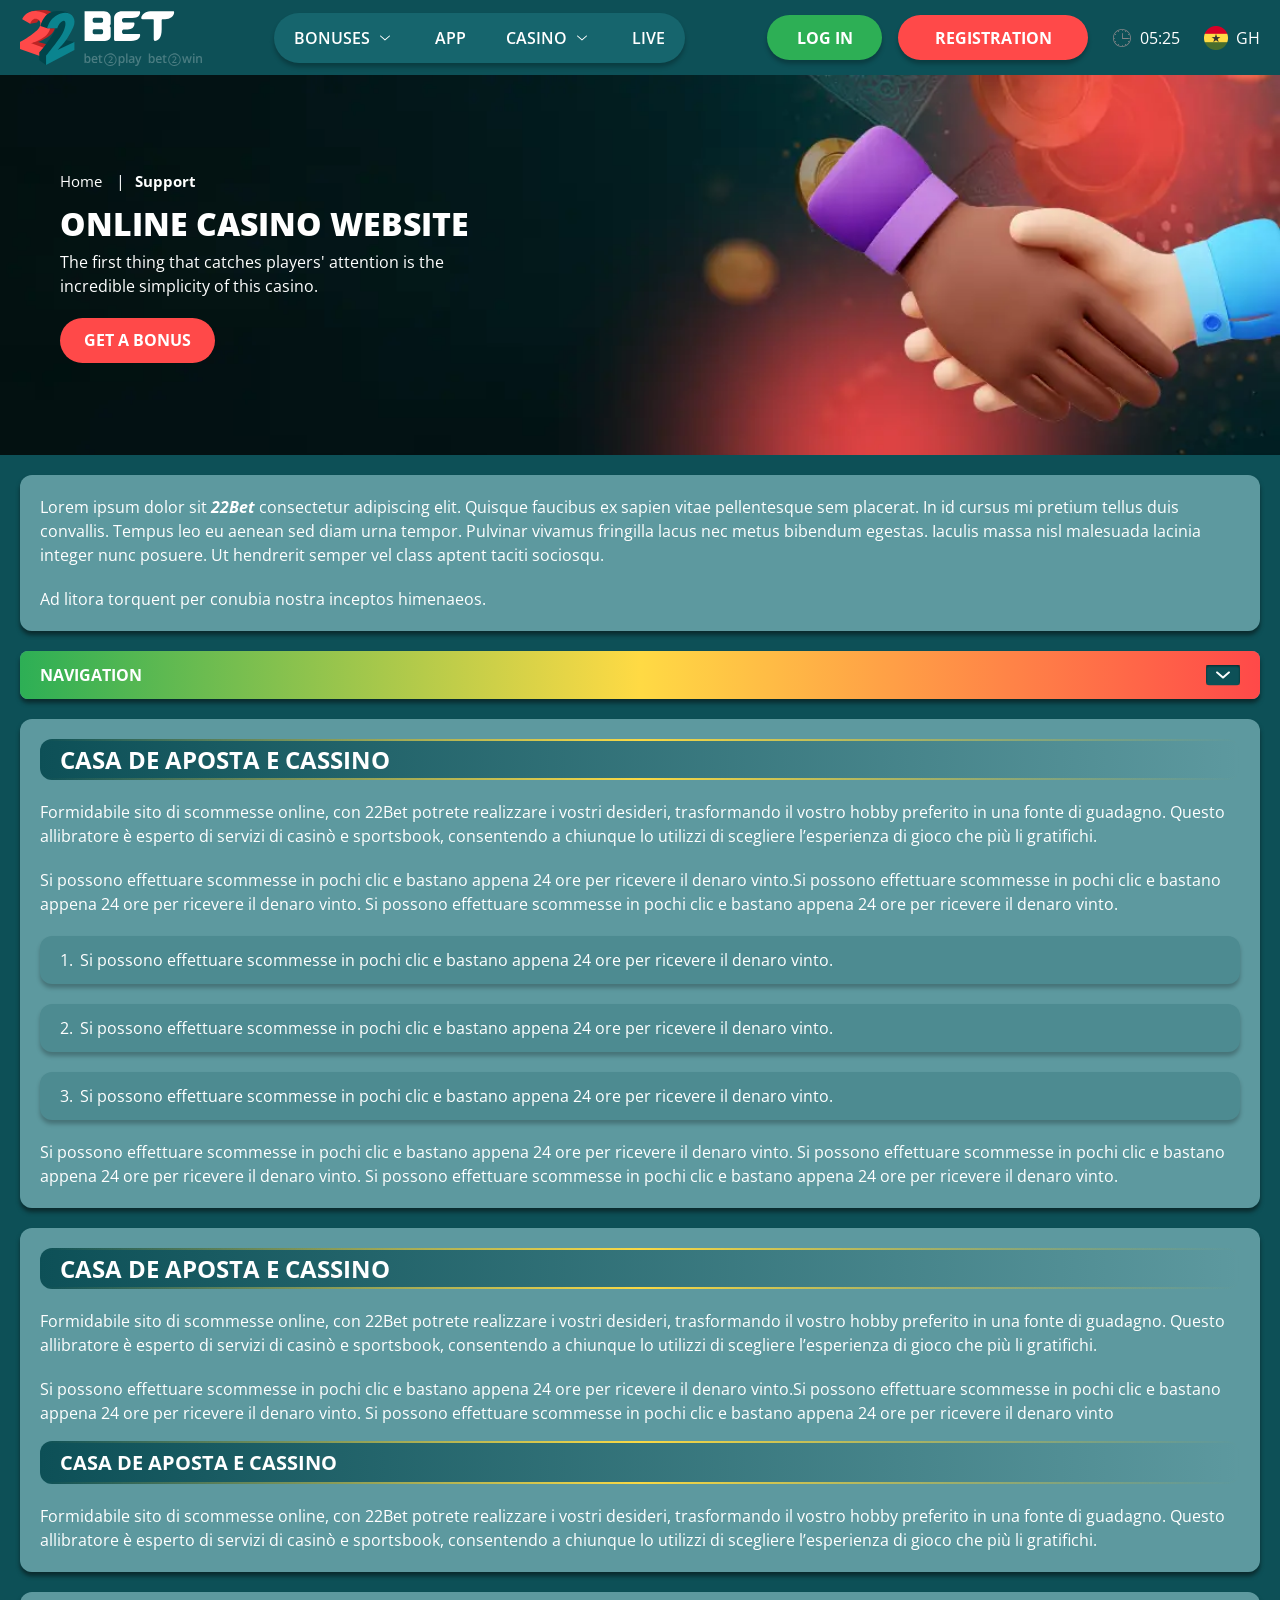
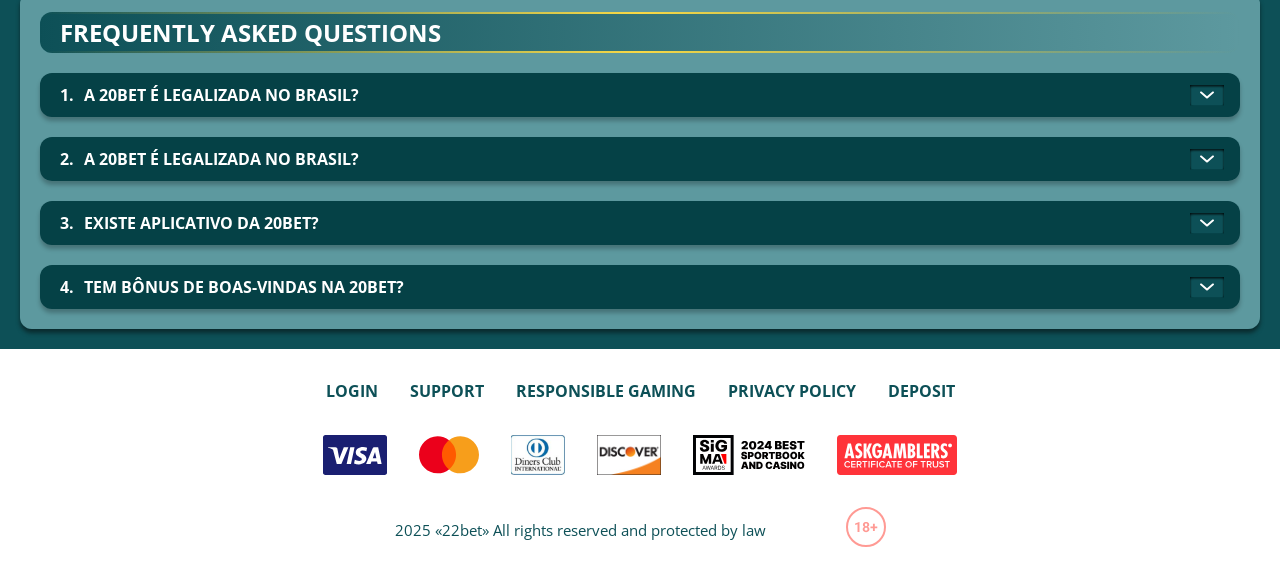
<file: support.html>
<!DOCTYPE html>
<html lang="gh">
  <head>
    <meta charset="UTF-8" />
   
    <meta name="viewport" content="width=device-width, initial-scale=1.0" />
    <title>22Bet </title>
    <meta name="description" content />
    <meta property="og:site_name" content />
    <meta property="og:title" content />
    <meta property="og:type" content="website" />
    <meta property="og:url" content />
    <meta property="og:image" content />
    <meta property="og:image:alt" content />
    <meta property="og:locale" content="gh" />
    <meta property="og:description" content />
    <link rel="preconnect" href="https://fonts.googleapis.com" />
    <link rel="preconnect" href="https://fonts.gstatic.com" crossorigin="anonymous" />
   <link href="https://fonts.googleapis.com/css2?family=Open+Sans:ital,wght@0,300..800;1,300..800&display=swap" rel="stylesheet">
<link href="https://fonts.googleapis.com/css?family=Roboto+Condensed&display=swap" rel="stylesheet">

   <link rel="stylesheet" href="./css/reset.css" />
    <link rel="stylesheet" href="./css/main.css" />
    <link rel="stylesheet" href="./css/media.css"/>
    <link rel="icon" href="./images/Group.png" type="image/x-icon"/>
    <script
    src="https://code.jquery.com/jquery-3.6.1.min.js"
    integrity="sha256-o88AwQnZB+VDvE9tvIXrMQaPlFFSUTR+nldQm1LuPXQ="
    crossorigin="anonymous"
  ></script>
  </head>
  <body>
    <header class="header">
      <section class="content header__content">
        <a href="./index.html" class="logo header__logo"
          ><img src="./images/logo.svg" alt="logo" title
        /></a>
        <button class="header__btn-menu" >
          <svg width="16px" height="16px" viewBox="0 0 16 16" xmlns="http://www.w3.org/2000/svg">
              <rect y="0" width="16" height="3" rx="1.5"></rect>
              <rect y="6.5" width="16" height="3" rx="1.5"></rect>
              <rect y="13" width="16" height="3" rx="1.5"></rect>
            </svg>
        </button>

          <nav class="menu header__menu">
            <ul class="header__menu-list">
                
              <li class="">
              <div class="header__menu-wrapper">
                <div class="js-button-expander js-button-expander--menu" >
                <a href="./bonus.html" >
                <span>Bonuses</span>
              </a>
              </div>
              <div class="header__menu-wrap js-expand-content js-expand-content--menu">
                <ul >
                  <li>
                    <a href="./freeSpins.html">
                    <span>Free Spins</span>
                  </a></li>
                  <li><a href="./promoCode.html">
                    <span>Promo Code</span>
                  </a>
                </li>
                  <li><a href="./welcomeBonus.html">
                    <span>Welcome Bonus</span>
                  </a>
                </li>
                <li><a href="./vip.html">
                    <span>VIP</span>
                  </a>
                </li>
                </ul>
              </div>
              </div>
               <a href="./bonus.html" class="header__menu-item">
                <span>Bonuses</span>
              </a>
            </li>
              <li>
                <a href="./app.html">
                 App
                </a>
              </li>
              
              <li class="">
              <div class="header__menu-wrapper">
                <div class="js-button-expander js-button-expander--menu" >
                <a href="./casino.html" >
                <span> Casino</span>
              </a>
              </div>
              <div class="header__menu-wrap js-expand-content js-expand-content--menu">
                <ul >
                  <li>
                    <a href="./slots.html">
                    <span>Slots</span>
                  </a></li>
                 
                </ul>
              </div>
              </div>
               <a href="./casino.html" class="header__menu-item">
                <span>Casino</span>
              </a>
            </li>
               <li>
                <a href="./live.html">
               Live
                </a>
              </li>
              <li>
                    <a href="./freeSpins.html">
                    <span>Free Spins</span>
                  </a></li>
                  <li><a href="./promoCode.html">
                    <span>Promo Code</span>
                  </a>
                </li>
                  <li><a href="./welcomeBonus.html">
                    <span>Welcome Bonus</span>
                  </a>
                </li>
                <li><a href="./vip.html">
                    <span>VIP</span>
                  </a>
                </li>
             <li>
                    <a href="./slots.html">
                    <span>Slots</span>
                  </a></li>
             
             
            </ul>
            <div class="header__button header__button-menu " >
              <a href="#" class="button  button__login-menu">log in</a>
              <a href="#" class="button button__menu">registration</a>
            </div>
           
          </nav>
            <a href="#" class="button button__login">log in</a>
            <a href="#" class="button button__singup">registration</a>
            <div id="clock" class="header__time">00:00</div>
            <a href="" class="header__flag">
                <span><img src="./images/flag.png" alt="flag" title /></span>
                <span>gh</span>
              </a>
      </section>
    </header>
     <main class="main home main-page">
        <section class=" hero hero__page">
           
            <div class="background background-page">
              <img src="./images/layout-images/bg-support.webp" alt="hero" title />
              
            </div>
            <div class="hero__wrapper hero__wrapper-page">
              <div class="hero__data hero__data-bonus">
                <ul
                class="breadcrumbs "
                
              >
                <li
                  
                >
                  <a href="#" >
                    <span >Home</span></a
                  >
                 
                </li>
                <li
                  
                >
                  <a href="#" > <span >Support</span></a>
                 
                </li>
              </ul>
                <h1 class="title general hero__title">
                  Online Casino Website
                </h1>
                 <p class="hero__text">The first thing that catches players' attention is the incredible simplicity of this casino.</p>
               
                <a href="#" class="button  hero__button ">Get a Bonus</a>
               
              </div>
             
            </div>
          </section>
      <section class="main__wrap main__wrap-page">
       
       <section class="content__wrapper content__wrapper-page">

         
        
       
          <section class="content article">
            <p>
             Lorem ipsum dolor sit <a href="#">22Bet</a> consectetur adipiscing elit. Quisque faucibus ex sapien vitae pellentesque sem placerat. In id cursus mi pretium tellus duis convallis. Tempus leo eu aenean sed diam urna tempor. Pulvinar vivamus fringilla lacus nec metus bibendum egestas. Iaculis massa nisl malesuada lacinia integer nunc posuere. Ut hendrerit semper vel class aptent taciti sociosqu.
            </p>
            <p>
             Ad litora torquent per conubia nostra inceptos himenaeos.
            </p>
          </section>
        
        
           <section class="content menu-review__content">
              

            
                <div class="menu__review-desk menu__review-content">Navigation</div>
                <ul class="menu__review menu__review-list">
                  <li><a href="#">Lorem ipsum dolor sit</a></li>
                    <li><a href="#">Amet consectetur adipiscing</a></li>
                      <li><a href="#">Quisque faucibus ex sapien vitae</a></li>
                        <li><a href="#">Ut hendrerit sempero</a></li>
                          <li><a href="#">Pulvinar vivamus fringilla</a></li>
                           <li><a href="#">Ad litora torquent per conubia</a></li>
                         
                          
                </ul>
             
          
          </section>
          
        
          <section class="content article">
            <h2 class="title high article__title">Casa de Aposta e Cassino</h2>
             
            <p>
             Formidabile sito di scommesse online, con 22Bet potrete realizzare i vostri desideri, trasformando il vostro hobby preferito in una fonte di guadagno. Questo allibratore è esperto di servizi di casinò e sportsbook, consentendo a chiunque lo utilizzi di scegliere l’esperienza di gioco che più li gratifichi.
            </p>
            <p>
             Si possono effettuare scommesse in pochi clic e bastano appena 24 ore per ricevere il denaro vinto.Si possono effettuare scommesse in pochi clic e bastano appena 24 ore per ricevere il denaro vinto. Si possono effettuare scommesse in pochi clic e bastano appena 24 ore per ricevere il denaro vinto.
            </p>
           <ol>
              <li>Si possono effettuare scommesse in pochi clic e bastano appena 24 ore per ricevere il denaro vinto.</li>
              <li>Si possono effettuare scommesse in pochi clic e bastano appena 24 ore per ricevere il denaro vinto.</li>
              <li>Si possono effettuare scommesse in pochi clic e bastano appena 24 ore per ricevere il denaro vinto.</li>
            </ol>
            <p>Si possono effettuare scommesse in pochi clic e bastano appena 24 ore per ricevere il denaro vinto. Si possono effettuare scommesse in pochi clic e bastano appena 24 ore per ricevere il denaro vinto. Si possono effettuare scommesse in pochi clic e bastano appena 24 ore per ricevere il denaro vinto.</p>
          </section>
         
         
           <section class="content article">
            <h2 class="title high article__title">Casa de Aposta e Cassino</h2>
            <p>Formidabile sito di scommesse online, con 22Bet potrete realizzare i vostri desideri, trasformando il vostro hobby preferito in una fonte di guadagno. Questo allibratore è esperto di servizi di casinò e sportsbook, consentendo a chiunque lo utilizzi di scegliere l’esperienza di gioco che più li gratifichi.</p>
            <p>Si possono effettuare scommesse in pochi clic e bastano appena 24 ore per ricevere il denaro vinto.Si possono effettuare scommesse in pochi clic e bastano appena 24 ore per ricevere il denaro vinto. Si possono effettuare scommesse in pochi clic e bastano appena 24 ore per ricevere il denaro vinto</p>
            <h3>Casa de Aposta e Cassino</h3>
            <p>Formidabile sito di scommesse online, con 22Bet potrete realizzare i vostri desideri, trasformando il vostro hobby preferito in una fonte di guadagno. Questo allibratore è esperto di servizi di casinò e sportsbook, consentendo a chiunque lo utilizzi di scegliere l’esperienza di gioco che più li gratifichi.</p>
           </section>

          <section class="content faq">
            <h2 class="title high faq__title">Frequently Asked Questions</h2>
            <ul class="faq__list " >
              <li class="faq__item"  >
                <h3 class="title medium faq__subtitle js-button-expander js-button-expander--faq"  >A 20Bet é legalizada no Brasil?
                 </h3>
                <div  class="faq__answer js-expand-content js-expand-content--faq" >
                  <p  >
                    Sim, a casa de apostas tem licença emitida por Curaçao, que é reconhecida no Brasil e a permite atuar por aqui.
                  </p>
                </div>
              </li>
              <li class="faq__item"  >
                <h3 class="title medium faq__subtitle js-button-expander js-button-expander--faq"  >A 20Bet é legalizada no Brasil?</h3>
                <div class="faq__answer js-expand-content js-expand-content--faq" >
                  <p  >
                    Sim, a casa de apostas tem licença emitida por Curaçao, que é reconhecida no Brasil e a permite atuar por aqui.
                  </p>
                </div>
              </li> 
              <li class="faq__item"  >
                <h3 class="title medium faq__subtitle js-button-expander js-button-expander--faq"  >Existe aplicativo da 20Bet?</h3>
                <div class="faq__answer js-expand-content js-expand-content--faq" >
                  <p  >
                   Sim, disponível para sistemas operacionais iOS e Android.
                  </p>
                </div>
              </li> 
              <li class="faq__item"  >
                <h3 class="title medium faq__subtitle js-button-expander js-button-expander--faq"  >Tem bônus de boas-vindas na 20Bet?</h3>
                <div class="faq__answer js-expand-content js-expand-content--faq" >
                  <p  >
                   O pacote especial para novos usuários da 20Bet paga 100% sobre o primeiro depósito, com limite de 600 BRL.
                  </p>
                </div>
              </li> 
             
            </ul>
          </section>
          
        </section> 
      
        <div class=""  onclick="scrollToTop()">
          <button class="main__arrow" id="scrollToTopBtn"></button>
        </div> 
        
      </section>
    </main> 
      <footer class=" footer ">
      <section class="content footer__content">
        <ul class="footer__menu">
         <li><a href="./login.html">Login</a></li>
         <li><a href="./support.html">Support</a></li>
         <li><a href="./responsible.html">Responsible Gaming</a></li>
         <li><a href="./policy.html">Privacy Policy</a></li>
         <li><a href="./deposit.html">Deposit</a></li>
        </ul>
       
          <ul class="footer__cards-list">
           
            <li>
              <a href="#"
                ><img src="./images/visa.svg" alt="cardvisa" title
              /></a>
            </li>
            <li>
              <a href="#"
                ><img
                  src="./images/mastercard.svg"
                  alt="mastercard"
                  title
              /></a>
            </li>
            <li>
                <a href="#"
                  ><img src="./images/diners.svg" alt="diners" title
                /></a>
              </li>
              <li>
                <a href="#"
                  ><img src="./images/discover.svg" alt="discover" title
                /></a>
              </li>
              <li>
                <a href="#"
                  ><img src="./images/sigma.svg" alt="sigma" title
                /></a>
              </li>
              <li>
                <a href="#"
                  ><img src="./images/ask.svg" alt="ask" title
                /></a>
              </li>
            
          </ul>
       
        <div class="footer__wrapp">
          <div class="footer__text">
           
            <p>2025 «22bet» All rights reserved and protected by law

</p>
           
          </div>
          <div class="footer__age">
            <img src="./images/age.svg" alt="age" title />
          </div>
        </div>
      
      </section>
    </footer>
    <script src="./js/arrowUp.js" defer></script>
    <script src="./js/sidebar.js" defer></script>
    <script src="./js/expander.js" defer></script>
    <script src="./js/mobile-menu.js" defer></script>
    <script src="./js/clock.js" defer></script>
  </body>
</html>
</file>
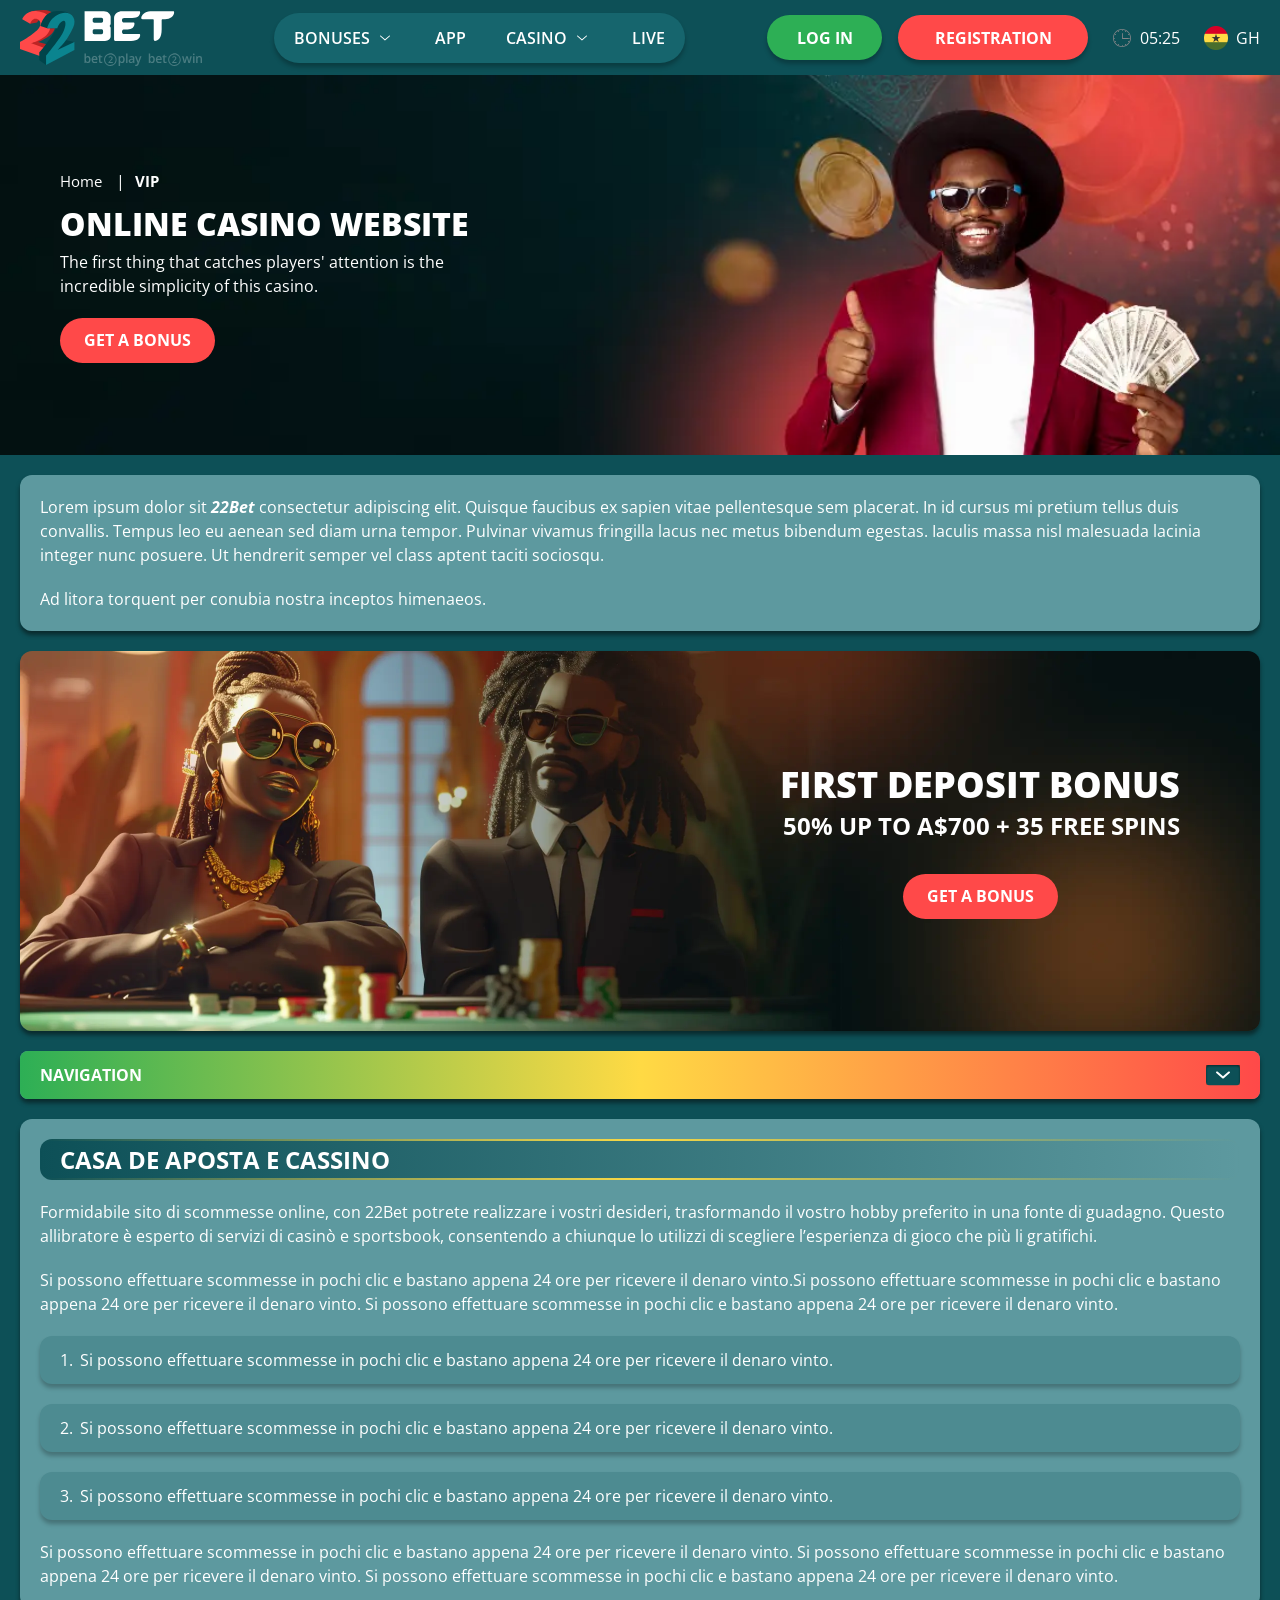
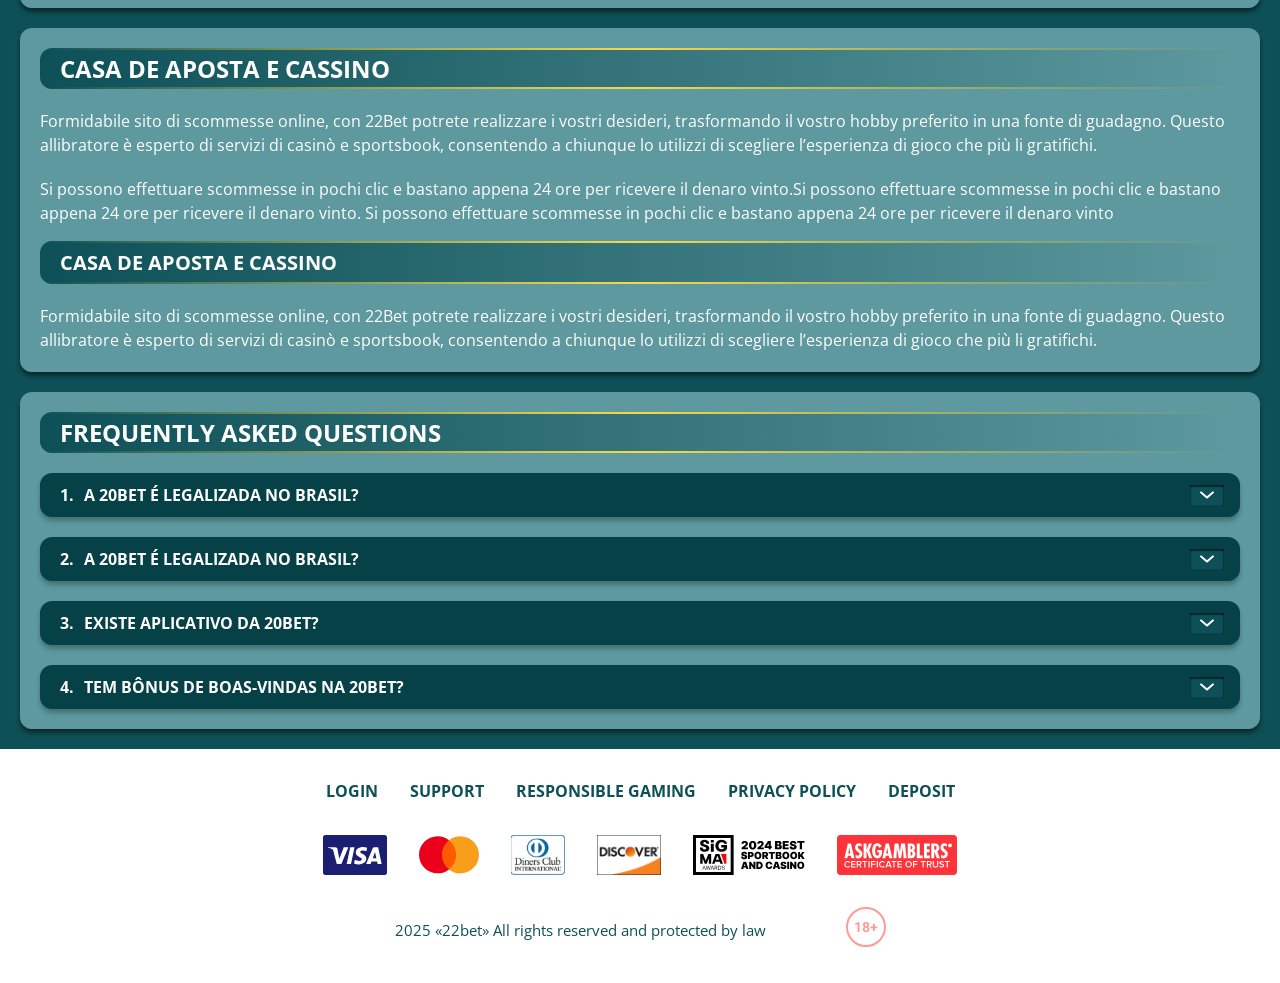
<file: vip.html>
<!DOCTYPE html>
<html lang="gh">
  <head>
    <meta charset="UTF-8" />
   
    <meta name="viewport" content="width=device-width, initial-scale=1.0" />
    <title>22Bet </title>
    <meta name="description" content />
    <meta property="og:site_name" content />
    <meta property="og:title" content />
    <meta property="og:type" content="website" />
    <meta property="og:url" content />
    <meta property="og:image" content />
    <meta property="og:image:alt" content />
    <meta property="og:locale" content="gh" />
    <meta property="og:description" content />
    <link rel="preconnect" href="https://fonts.googleapis.com" />
    <link rel="preconnect" href="https://fonts.gstatic.com" crossorigin="anonymous" />
   <link href="https://fonts.googleapis.com/css2?family=Open+Sans:ital,wght@0,300..800;1,300..800&display=swap" rel="stylesheet">
<link href="https://fonts.googleapis.com/css?family=Roboto+Condensed&display=swap" rel="stylesheet">

   <link rel="stylesheet" href="./css/reset.css" />
    <link rel="stylesheet" href="./css/main.css" />
    <link rel="stylesheet" href="./css/media.css"/>
    <link rel="icon" href="./images/Group.png" type="image/x-icon"/>
    <script
    src="https://code.jquery.com/jquery-3.6.1.min.js"
    integrity="sha256-o88AwQnZB+VDvE9tvIXrMQaPlFFSUTR+nldQm1LuPXQ="
    crossorigin="anonymous"
  ></script>
  </head>
  <body>
    <header class="header">
      <section class="content header__content">
        <a href="./index.html" class="logo header__logo"
          ><img src="./images/logo.svg" alt="logo" title
        /></a>
        <button class="header__btn-menu" >
          <svg width="16px" height="16px" viewBox="0 0 16 16" xmlns="http://www.w3.org/2000/svg">
              <rect y="0" width="16" height="3" rx="1.5"></rect>
              <rect y="6.5" width="16" height="3" rx="1.5"></rect>
              <rect y="13" width="16" height="3" rx="1.5"></rect>
            </svg>
        </button>

          <nav class="menu header__menu">
            <ul class="header__menu-list">
                
              <li class="">
              <div class="header__menu-wrapper">
                <div class="js-button-expander js-button-expander--menu" >
                <a href="./bonus.html" >
                <span>Bonuses</span>
              </a>
              </div>
              <div class="header__menu-wrap js-expand-content js-expand-content--menu">
                <ul >
                  <li>
                    <a href="./freeSpins.html">
                    <span>Free Spins</span>
                  </a></li>
                  <li><a href="./promoCode.html">
                    <span>Promo Code</span>
                  </a>
                </li>
                  <li><a href="./welcomeBonus.html">
                    <span>Welcome Bonus</span>
                  </a>
                </li>
                <li><a href="./vip.html">
                    <span>VIP</span>
                  </a>
                </li>
                </ul>
              </div>
              </div>
               <a href="./bonus.html" class="header__menu-item">
                <span>Bonuses</span>
              </a>
            </li>
              <li>
                <a href="./app.html">
                 App
                </a>
              </li>
              
              <li class="">
              <div class="header__menu-wrapper">
                <div class="js-button-expander js-button-expander--menu" >
                <a href="./casino.html" >
                <span> Casino</span>
              </a>
              </div>
              <div class="header__menu-wrap js-expand-content js-expand-content--menu">
                <ul >
                  <li>
                    <a href="./slots.html">
                    <span>Slots</span>
                  </a></li>
                 
                </ul>
              </div>
              </div>
               <a href="./casino.html" class="header__menu-item">
                <span>Casino</span>
              </a>
            </li>
               <li>
                <a href="./live.html">
               Live
                </a>
              </li>
              <li>
                    <a href="./freeSpins.html">
                    <span>Free Spins</span>
                  </a></li>
                  <li><a href="./promoCode.html">
                    <span>Promo Code</span>
                  </a>
                </li>
                  <li><a href="./welcomeBonus.html">
                    <span>Welcome Bonus</span>
                  </a>
                </li>
                <li><a href="./vip.html">
                    <span>VIP</span>
                  </a>
                </li>
             <li>
                    <a href="./slots.html">
                    <span>Slots</span>
                  </a></li>
             
             
            </ul>
            <div class="header__button header__button-menu " >
              <a href="#" class="button  button__login-menu">log in</a>
              <a href="#" class="button button__menu">registration</a>
            </div>
           
          </nav>
            <a href="#" class="button button__login">log in</a>
            <a href="#" class="button button__singup">registration</a>
            <div id="clock" class="header__time">00:00</div>
            <a href="" class="header__flag">
                <span><img src="./images/flag.png" alt="flag" title /></span>
                <span>gh</span>
              </a>
      </section>
    </header>
     <main class="main home main-page">
        <section class=" hero hero__page">
           
            <div class="background background-page background-pageVip">
              <img src="./images/layout-images/bg-vip.webp" alt="hero" title />
              
            </div>
            <div class="hero__wrapper hero__wrapper-page">
              <div class="hero__data hero__data-bonus">
                <ul
                class="breadcrumbs "
                
              >
                <li
                  
                >
                  <a href="#" >
                    <span >Home</span></a
                  >
                 
                </li>
                <li
                  
                >
                  <a href="#" > <span >VIP</span></a>
                 
                </li>
              </ul>
                <h1 class="title general hero__title">
                  Online Casino Website
                </h1>
                 <p class="hero__text">The first thing that catches players' attention is the incredible simplicity of this casino.</p>
               
                <a href="#" class="button  hero__button ">Get a Bonus</a>
               
              </div>
             
            </div>
          </section>
      <section class="main__wrap main__wrap-page">
       
       <section class="content__wrapper content__wrapper-page">

         
        
       
          <section class="content article">
            <p>
             Lorem ipsum dolor sit <a href="#">22Bet</a> consectetur adipiscing elit. Quisque faucibus ex sapien vitae pellentesque sem placerat. In id cursus mi pretium tellus duis convallis. Tempus leo eu aenean sed diam urna tempor. Pulvinar vivamus fringilla lacus nec metus bibendum egestas. Iaculis massa nisl malesuada lacinia integer nunc posuere. Ut hendrerit semper vel class aptent taciti sociosqu.
            </p>
            <p>
             Ad litora torquent per conubia nostra inceptos himenaeos.
            </p>
          </section>
         
             
           <section class="content banner banner-main">
            <div class="background ">
              
              <img src="./images/layout-images/banner-vip.webp" alt="banner" title />
              
            </div>
            <div class="banner__info">
              
              <h2 class="title high banner__title-main">
                  
               first Deposit Bonus
              </h2>
            <p class="banner__subtitle">50% up to A$700 + 35 Free spins</p>
              <a href="#" class="button banner__button">Get a Bonus</a>
            </div>
          </section>
          
              <section class="content menu-review__content">
              

            
                <div class="menu__review-desk menu__review-content">Navigation</div>
                <ul class="menu__review menu__review-list">
                  <li><a href="#">Lorem ipsum dolor sit</a></li>
                    <li><a href="#">Amet consectetur adipiscing</a></li>
                      <li><a href="#">Quisque faucibus ex sapien vitae</a></li>
                        <li><a href="#">Ut hendrerit sempero</a></li>
                          <li><a href="#">Pulvinar vivamus fringilla</a></li>
                           <li><a href="#">Ad litora torquent per conubia</a></li>
                         
                          
                </ul>
             
          
          </section>
          
        
          <section class="content article">
            <h2 class="title high article__title">Casa de Aposta e Cassino</h2>
             
            <p>
             Formidabile sito di scommesse online, con 22Bet potrete realizzare i vostri desideri, trasformando il vostro hobby preferito in una fonte di guadagno. Questo allibratore è esperto di servizi di casinò e sportsbook, consentendo a chiunque lo utilizzi di scegliere l’esperienza di gioco che più li gratifichi.
            </p>
            <p>
             Si possono effettuare scommesse in pochi clic e bastano appena 24 ore per ricevere il denaro vinto.Si possono effettuare scommesse in pochi clic e bastano appena 24 ore per ricevere il denaro vinto. Si possono effettuare scommesse in pochi clic e bastano appena 24 ore per ricevere il denaro vinto.
            </p>
           <ol>
              <li>Si possono effettuare scommesse in pochi clic e bastano appena 24 ore per ricevere il denaro vinto.</li>
              <li>Si possono effettuare scommesse in pochi clic e bastano appena 24 ore per ricevere il denaro vinto.</li>
              <li>Si possono effettuare scommesse in pochi clic e bastano appena 24 ore per ricevere il denaro vinto.</li>
            </ol>
            <p>Si possono effettuare scommesse in pochi clic e bastano appena 24 ore per ricevere il denaro vinto. Si possono effettuare scommesse in pochi clic e bastano appena 24 ore per ricevere il denaro vinto. Si possono effettuare scommesse in pochi clic e bastano appena 24 ore per ricevere il denaro vinto.</p>
          </section>
         
         
           <section class="content article">
            <h2 class="title high article__title">Casa de Aposta e Cassino</h2>
            <p>Formidabile sito di scommesse online, con 22Bet potrete realizzare i vostri desideri, trasformando il vostro hobby preferito in una fonte di guadagno. Questo allibratore è esperto di servizi di casinò e sportsbook, consentendo a chiunque lo utilizzi di scegliere l’esperienza di gioco che più li gratifichi.</p>
            <p>Si possono effettuare scommesse in pochi clic e bastano appena 24 ore per ricevere il denaro vinto.Si possono effettuare scommesse in pochi clic e bastano appena 24 ore per ricevere il denaro vinto. Si possono effettuare scommesse in pochi clic e bastano appena 24 ore per ricevere il denaro vinto</p>
            <h3>Casa de Aposta e Cassino</h3>
            <p>Formidabile sito di scommesse online, con 22Bet potrete realizzare i vostri desideri, trasformando il vostro hobby preferito in una fonte di guadagno. Questo allibratore è esperto di servizi di casinò e sportsbook, consentendo a chiunque lo utilizzi di scegliere l’esperienza di gioco che più li gratifichi.</p>
           </section>

          <section class="content faq">
            <h2 class="title high faq__title">Frequently Asked Questions</h2>
            <ul class="faq__list " >
              <li class="faq__item"  >
                <h3 class="title medium faq__subtitle js-button-expander js-button-expander--faq"  >A 20Bet é legalizada no Brasil?
                 </h3>
                <div  class="faq__answer js-expand-content js-expand-content--faq" >
                  <p  >
                    Sim, a casa de apostas tem licença emitida por Curaçao, que é reconhecida no Brasil e a permite atuar por aqui.
                  </p>
                </div>
              </li>
              <li class="faq__item"  >
                <h3 class="title medium faq__subtitle js-button-expander js-button-expander--faq"  >A 20Bet é legalizada no Brasil?</h3>
                <div class="faq__answer js-expand-content js-expand-content--faq" >
                  <p  >
                    Sim, a casa de apostas tem licença emitida por Curaçao, que é reconhecida no Brasil e a permite atuar por aqui.
                  </p>
                </div>
              </li> 
              <li class="faq__item"  >
                <h3 class="title medium faq__subtitle js-button-expander js-button-expander--faq"  >Existe aplicativo da 20Bet?</h3>
                <div class="faq__answer js-expand-content js-expand-content--faq" >
                  <p  >
                   Sim, disponível para sistemas operacionais iOS e Android.
                  </p>
                </div>
              </li> 
              <li class="faq__item"  >
                <h3 class="title medium faq__subtitle js-button-expander js-button-expander--faq"  >Tem bônus de boas-vindas na 20Bet?</h3>
                <div class="faq__answer js-expand-content js-expand-content--faq" >
                  <p  >
                   O pacote especial para novos usuários da 20Bet paga 100% sobre o primeiro depósito, com limite de 600 BRL.
                  </p>
                </div>
              </li> 
             
            </ul>
          </section>
          
        </section> 
      
        <div class=""  onclick="scrollToTop()">
          <button class="main__arrow" id="scrollToTopBtn"></button>
        </div> 
        
      </section>
    </main> 
       <footer class=" footer ">
      <section class="content footer__content">
        <ul class="footer__menu">
         <li><a href="./login.html">Login</a></li>
         <li><a href="./support.html">Support</a></li>
         <li><a href="./responsible.html">Responsible Gaming</a></li>
         <li><a href="./policy.html">Privacy Policy</a></li>
         <li><a href="./deposit.html">Deposit</a></li>
        </ul>
       
          <ul class="footer__cards-list">
           
            <li>
              <a href="#"
                ><img src="./images/visa.svg" alt="cardvisa" title
              /></a>
            </li>
            <li>
              <a href="#"
                ><img
                  src="./images/mastercard.svg"
                  alt="mastercard"
                  title
              /></a>
            </li>
            <li>
                <a href="#"
                  ><img src="./images/diners.svg" alt="diners" title
                /></a>
              </li>
              <li>
                <a href="#"
                  ><img src="./images/discover.svg" alt="discover" title
                /></a>
              </li>
              <li>
                <a href="#"
                  ><img src="./images/sigma.svg" alt="sigma" title
                /></a>
              </li>
              <li>
                <a href="#"
                  ><img src="./images/ask.svg" alt="ask" title
                /></a>
              </li>
            
          </ul>
       
        <div class="footer__wrapp">
          <div class="footer__text">
           
            <p>2025 «22bet» All rights reserved and protected by law

</p>
           
          </div>
          <div class="footer__age">
            <img src="./images/age.svg" alt="age" title />
          </div>
        </div>
      
      </section>
    </footer>
    <script src="./js/arrowUp.js" defer></script>
    <script src="./js/sidebar.js" defer></script>
    <script src="./js/expander.js" defer></script>
    <script src="./js/mobile-menu.js" defer></script>
    <script src="./js/clock.js" defer></script>
  </body>
</html>
</file>
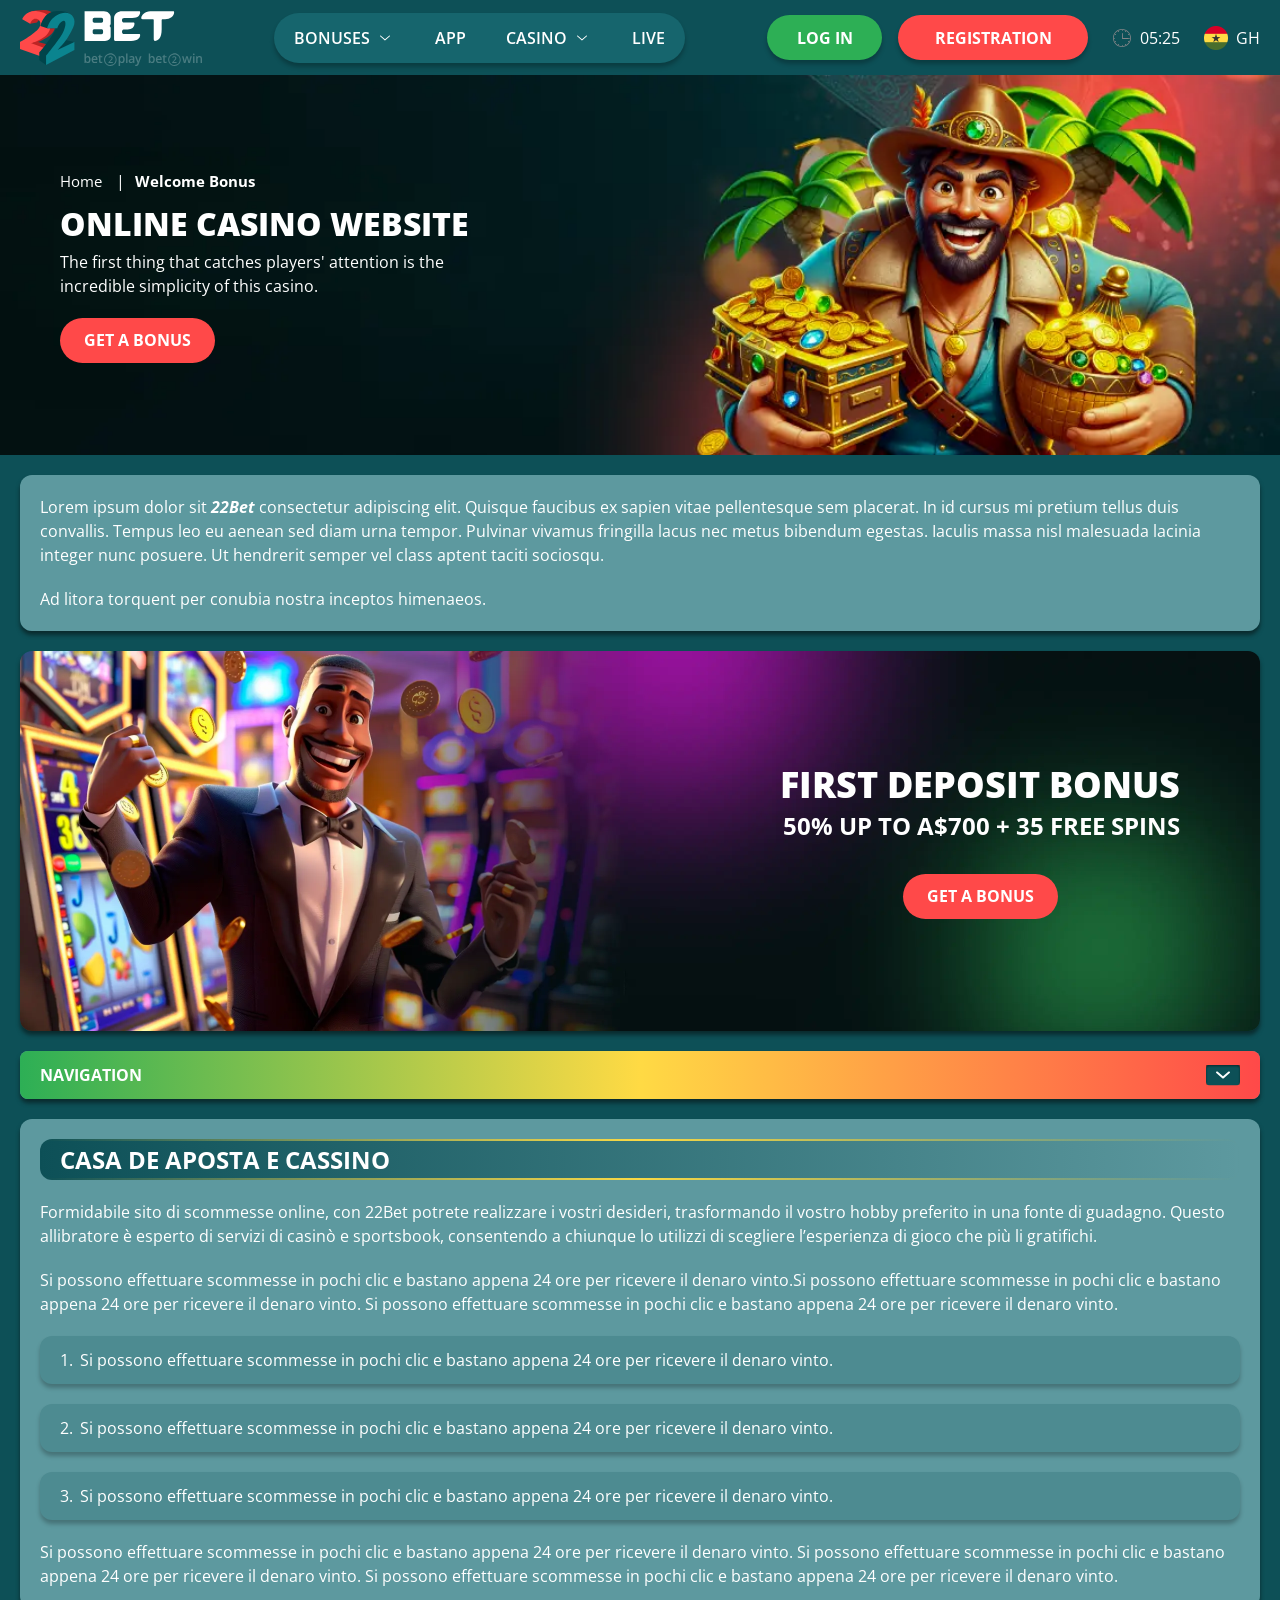
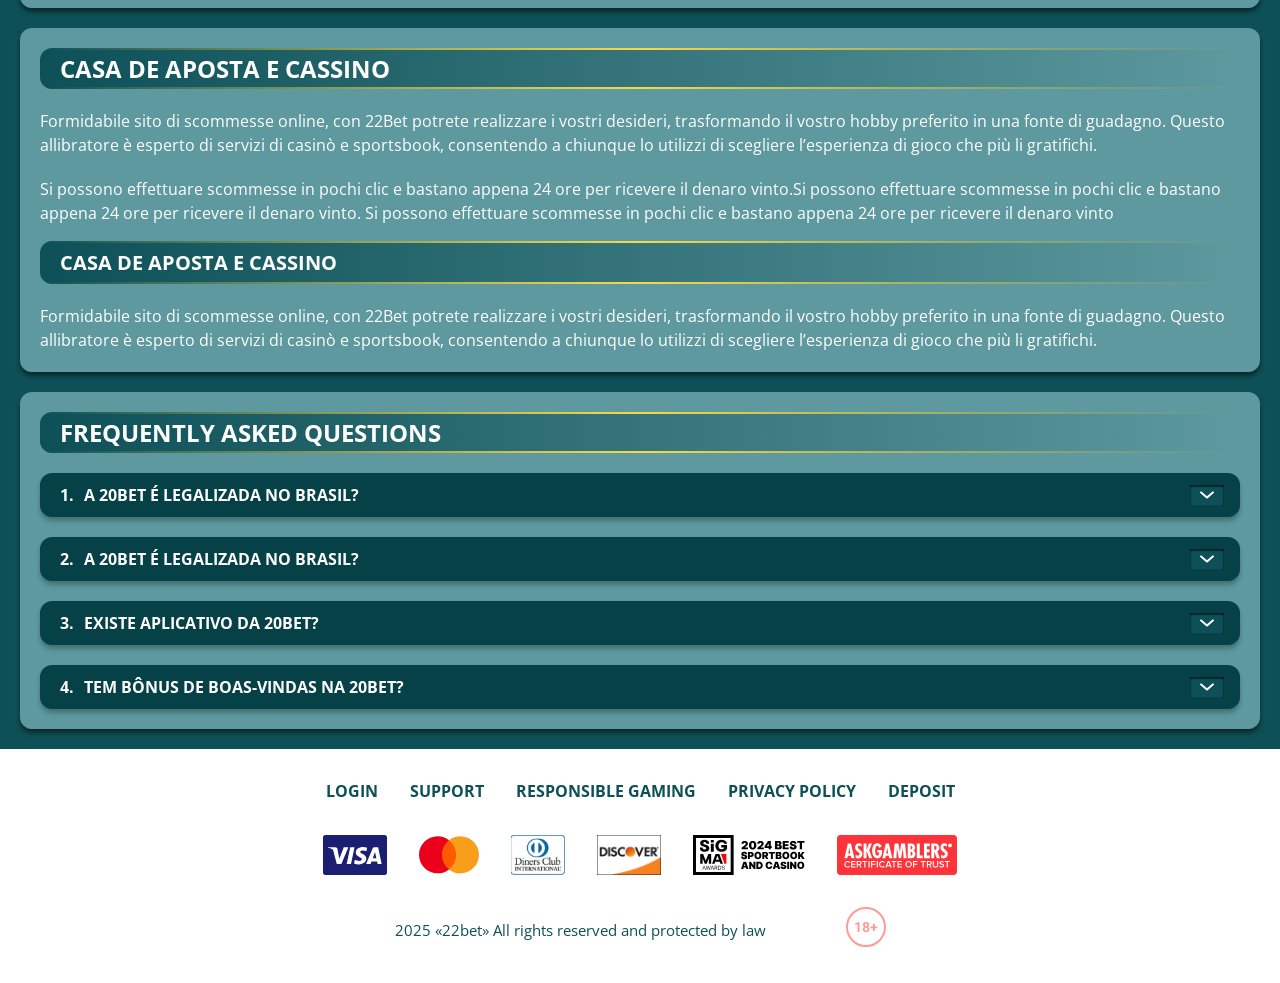
<file: welcomeBonus.html>
<!DOCTYPE html>
<html lang="gh">
  <head>
    <meta charset="UTF-8" />
   
    <meta name="viewport" content="width=device-width, initial-scale=1.0" />
    <title>22Bet </title>
    <meta name="description" content />
    <meta property="og:site_name" content />
    <meta property="og:title" content />
    <meta property="og:type" content="website" />
    <meta property="og:url" content />
    <meta property="og:image" content />
    <meta property="og:image:alt" content />
    <meta property="og:locale" content="gh" />
    <meta property="og:description" content />
    <link rel="preconnect" href="https://fonts.googleapis.com" />
    <link rel="preconnect" href="https://fonts.gstatic.com" crossorigin="anonymous" />
   <link href="https://fonts.googleapis.com/css2?family=Open+Sans:ital,wght@0,300..800;1,300..800&display=swap" rel="stylesheet">
<link href="https://fonts.googleapis.com/css?family=Roboto+Condensed&display=swap" rel="stylesheet">

   <link rel="stylesheet" href="./css/reset.css" />
    <link rel="stylesheet" href="./css/main.css" />
    <link rel="stylesheet" href="./css/media.css"/>
    <link rel="icon" href="./images/Group.png" type="image/x-icon"/>
    <script
    src="https://code.jquery.com/jquery-3.6.1.min.js"
    integrity="sha256-o88AwQnZB+VDvE9tvIXrMQaPlFFSUTR+nldQm1LuPXQ="
    crossorigin="anonymous"
  ></script>
  </head>
  <body>
    <header class="header">
      <section class="content header__content">
        <a href="./index.html" class="logo header__logo"
          ><img src="./images/logo.svg" alt="logo" title
        /></a>
        <button class="header__btn-menu" >
          <svg width="16px" height="16px" viewBox="0 0 16 16" xmlns="http://www.w3.org/2000/svg">
              <rect y="0" width="16" height="3" rx="1.5"></rect>
              <rect y="6.5" width="16" height="3" rx="1.5"></rect>
              <rect y="13" width="16" height="3" rx="1.5"></rect>
            </svg>
        </button>

          <nav class="menu header__menu">
            <ul class="header__menu-list">
                
              <li class="">
              <div class="header__menu-wrapper">
                <div class="js-button-expander js-button-expander--menu" >
                <a href="./bonus.html" >
                <span>Bonuses</span>
              </a>
              </div>
              <div class="header__menu-wrap js-expand-content js-expand-content--menu">
                <ul >
                  <li>
                    <a href="./freeSpins.html">
                    <span>Free Spins</span>
                  </a></li>
                  <li><a href="./promoCode.html">
                    <span>Promo Code</span>
                  </a>
                </li>
                  <li><a href="./welcomeBonus.html">
                    <span>Welcome Bonus</span>
                  </a>
                </li>
                <li><a href="./vip.html">
                    <span>VIP</span>
                  </a>
                </li>
                </ul>
              </div>
              </div>
               <a href="./bonus.html" class="header__menu-item">
                <span>Bonuses</span>
              </a>
            </li>
              <li>
                <a href="./app.html">
                 App
                </a>
              </li>
              
              <li class="">
              <div class="header__menu-wrapper">
                <div class="js-button-expander js-button-expander--menu" >
                <a href="./casino.html" >
                <span> Casino</span>
              </a>
              </div>
              <div class="header__menu-wrap js-expand-content js-expand-content--menu">
                <ul >
                  <li>
                    <a href="./slots.html">
                    <span>Slots</span>
                  </a></li>
                 
                </ul>
              </div>
              </div>
               <a href="./casino.html" class="header__menu-item">
                <span>Casino</span>
              </a>
            </li>
               <li>
                <a href="./live.html">
               Live
                </a>
              </li>
              <li>
                    <a href="./freeSpins.html">
                    <span>Free Spins</span>
                  </a></li>
                  <li><a href="./promoCode.html">
                    <span>Promo Code</span>
                  </a>
                </li>
                  <li><a href="./welcomeBonus.html">
                    <span>Welcome Bonus</span>
                  </a>
                </li>
                <li><a href="./vip.html">
                    <span>VIP</span>
                  </a>
                </li>
             <li>
                    <a href="./slots.html">
                    <span>Slots</span>
                  </a></li>
             
             
            </ul>
            <div class="header__button header__button-menu " >
              <a href="#" class="button  button__login-menu">log in</a>
              <a href="#" class="button button__menu">registration</a>
            </div>
           
          </nav>
            <a href="#" class="button button__login">log in</a>
            <a href="#" class="button button__singup">registration</a>
            <div id="clock" class="header__time">00:00</div>
            <a href="" class="header__flag">
                <span><img src="./images/flag.png" alt="flag" title /></span>
                <span>gh</span>
              </a>
      </section>
    </header>
     <main class="main home main-page">
        <section class=" hero hero__page">
           
            <div class="background background-page">
              <img src="./images/layout-images/bg-welcome.webp" alt="hero" title />
              
            </div>
            <div class="hero__wrapper hero__wrapper-page">
              <div class="hero__data hero__data-bonus">
                <ul
                class="breadcrumbs "
                
              >
                <li
                  
                >
                  <a href="#" >
                    <span >Home</span></a
                  >
                 
                </li>
                <li
                  
                >
                  <a href="#" > <span >Welcome Bonus</span></a>
                 
                </li>
              </ul>
                <h1 class="title general hero__title">
                  Online Casino Website
                </h1>
                 <p class="hero__text">The first thing that catches players' attention is the incredible simplicity of this casino.</p>
               
                <a href="#" class="button  hero__button ">Get a Bonus</a>
               
              </div>
             
            </div>
          </section>
      <section class="main__wrap main__wrap-page">
       
       <section class="content__wrapper content__wrapper-page">

         
        
       
          <section class="content article">
            <p>
             Lorem ipsum dolor sit <a href="#">22Bet</a> consectetur adipiscing elit. Quisque faucibus ex sapien vitae pellentesque sem placerat. In id cursus mi pretium tellus duis convallis. Tempus leo eu aenean sed diam urna tempor. Pulvinar vivamus fringilla lacus nec metus bibendum egestas. Iaculis massa nisl malesuada lacinia integer nunc posuere. Ut hendrerit semper vel class aptent taciti sociosqu.
            </p>
            <p>
             Ad litora torquent per conubia nostra inceptos himenaeos.
            </p>
          </section>
         
             
            <section class="content banner banner-main">
            <div class="background banner__backgroundWelcome">
              
              <img src="./images/layout-images/banner-welcome.webp" alt="banner" title />
              
            </div>
            <div class="banner__info">
              
              <h2 class="title high banner__title-main">
                  
               first Deposit Bonus
              </h2>
            <p class="banner__subtitle">50% up to A$700 + 35 Free spins</p>
              <a href="#" class="button banner__button">Get a Bonus</a>
            </div>
          </section>
        
          <section class="content menu-review__content">
              

            
                <div class="menu__review-desk menu__review-content">Navigation</div>
                <ul class="menu__review menu__review-list">
                  <li><a href="#">Lorem ipsum dolor sit</a></li>
                    <li><a href="#">Amet consectetur adipiscing</a></li>
                      <li><a href="#">Quisque faucibus ex sapien vitae</a></li>
                        <li><a href="#">Ut hendrerit sempero</a></li>
                          <li><a href="#">Pulvinar vivamus fringilla</a></li>
                           <li><a href="#">Ad litora torquent per conubia</a></li>
                         
                          
                </ul>
             
          
          </section>
          
          
        
          <section class="content article">
            <h2 class="title high article__title">Casa de Aposta e Cassino</h2>
             
            <p>
             Formidabile sito di scommesse online, con 22Bet potrete realizzare i vostri desideri, trasformando il vostro hobby preferito in una fonte di guadagno. Questo allibratore è esperto di servizi di casinò e sportsbook, consentendo a chiunque lo utilizzi di scegliere l’esperienza di gioco che più li gratifichi.
            </p>
            <p>
             Si possono effettuare scommesse in pochi clic e bastano appena 24 ore per ricevere il denaro vinto.Si possono effettuare scommesse in pochi clic e bastano appena 24 ore per ricevere il denaro vinto. Si possono effettuare scommesse in pochi clic e bastano appena 24 ore per ricevere il denaro vinto.
            </p>
           <ol>
              <li>Si possono effettuare scommesse in pochi clic e bastano appena 24 ore per ricevere il denaro vinto.</li>
              <li>Si possono effettuare scommesse in pochi clic e bastano appena 24 ore per ricevere il denaro vinto.</li>
              <li>Si possono effettuare scommesse in pochi clic e bastano appena 24 ore per ricevere il denaro vinto.</li>
            </ol>
            <p>Si possono effettuare scommesse in pochi clic e bastano appena 24 ore per ricevere il denaro vinto. Si possono effettuare scommesse in pochi clic e bastano appena 24 ore per ricevere il denaro vinto. Si possono effettuare scommesse in pochi clic e bastano appena 24 ore per ricevere il denaro vinto.</p>
          </section>
         
         
           <section class="content article">
            <h2 class="title high article__title">Casa de Aposta e Cassino</h2>
            <p>Formidabile sito di scommesse online, con 22Bet potrete realizzare i vostri desideri, trasformando il vostro hobby preferito in una fonte di guadagno. Questo allibratore è esperto di servizi di casinò e sportsbook, consentendo a chiunque lo utilizzi di scegliere l’esperienza di gioco che più li gratifichi.</p>
            <p>Si possono effettuare scommesse in pochi clic e bastano appena 24 ore per ricevere il denaro vinto.Si possono effettuare scommesse in pochi clic e bastano appena 24 ore per ricevere il denaro vinto. Si possono effettuare scommesse in pochi clic e bastano appena 24 ore per ricevere il denaro vinto</p>
            <h3>Casa de Aposta e Cassino</h3>
            <p>Formidabile sito di scommesse online, con 22Bet potrete realizzare i vostri desideri, trasformando il vostro hobby preferito in una fonte di guadagno. Questo allibratore è esperto di servizi di casinò e sportsbook, consentendo a chiunque lo utilizzi di scegliere l’esperienza di gioco che più li gratifichi.</p>
           </section>

          <section class="content faq">
            <h2 class="title high faq__title">Frequently Asked Questions</h2>
            <ul class="faq__list " >
              <li class="faq__item"  >
                <h3 class="title medium faq__subtitle js-button-expander js-button-expander--faq"  >A 20Bet é legalizada no Brasil?
                 </h3>
                <div  class="faq__answer js-expand-content js-expand-content--faq" >
                  <p  >
                    Sim, a casa de apostas tem licença emitida por Curaçao, que é reconhecida no Brasil e a permite atuar por aqui.
                  </p>
                </div>
              </li>
              <li class="faq__item"  >
                <h3 class="title medium faq__subtitle js-button-expander js-button-expander--faq"  >A 20Bet é legalizada no Brasil?</h3>
                <div class="faq__answer js-expand-content js-expand-content--faq" >
                  <p  >
                    Sim, a casa de apostas tem licença emitida por Curaçao, que é reconhecida no Brasil e a permite atuar por aqui.
                  </p>
                </div>
              </li> 
              <li class="faq__item"  >
                <h3 class="title medium faq__subtitle js-button-expander js-button-expander--faq"  >Existe aplicativo da 20Bet?</h3>
                <div class="faq__answer js-expand-content js-expand-content--faq" >
                  <p  >
                   Sim, disponível para sistemas operacionais iOS e Android.
                  </p>
                </div>
              </li> 
              <li class="faq__item"  >
                <h3 class="title medium faq__subtitle js-button-expander js-button-expander--faq"  >Tem bônus de boas-vindas na 20Bet?</h3>
                <div class="faq__answer js-expand-content js-expand-content--faq" >
                  <p  >
                   O pacote especial para novos usuários da 20Bet paga 100% sobre o primeiro depósito, com limite de 600 BRL.
                  </p>
                </div>
              </li> 
             
            </ul>
          </section>
          
        </section> 
      
        <div class=""  onclick="scrollToTop()">
          <button class="main__arrow" id="scrollToTopBtn"></button>
        </div> 
        
      </section>
    </main> 
   <footer class=" footer ">
      <section class="content footer__content">
        <ul class="footer__menu">
         <li><a href="./login.html">Login</a></li>
         <li><a href="./support.html">Support</a></li>
         <li><a href="./responsible.html">Responsible Gaming</a></li>
         <li><a href="./policy.html">Privacy Policy</a></li>
         <li><a href="./deposit.html">Deposit</a></li>
        </ul>
       
          <ul class="footer__cards-list">
           
            <li>
              <a href="#"
                ><img src="./images/visa.svg" alt="cardvisa" title
              /></a>
            </li>
            <li>
              <a href="#"
                ><img
                  src="./images/mastercard.svg"
                  alt="mastercard"
                  title
              /></a>
            </li>
            <li>
                <a href="#"
                  ><img src="./images/diners.svg" alt="diners" title
                /></a>
              </li>
              <li>
                <a href="#"
                  ><img src="./images/discover.svg" alt="discover" title
                /></a>
              </li>
              <li>
                <a href="#"
                  ><img src="./images/sigma.svg" alt="sigma" title
                /></a>
              </li>
              <li>
                <a href="#"
                  ><img src="./images/ask.svg" alt="ask" title
                /></a>
              </li>
            
          </ul>
       
        <div class="footer__wrapp">
          <div class="footer__text">
           
            <p>2025 «22bet» All rights reserved and protected by law

</p>
           
          </div>
          <div class="footer__age">
            <img src="./images/age.svg" alt="age" title />
          </div>
        </div>
      
      </section>
    </footer>
    <script src="./js/arrowUp.js" defer></script>
    <script src="./js/sidebar.js" defer></script>
    <script src="./js/expander.js" defer></script>
    <script src="./js/mobile-menu.js" defer></script>
    <script src="./js/clock.js" defer></script>
  </body>
</html>
</file>
<file: css/main.css>
html{
    -webkit-text-size-adjust: 100%;
    scroll-behavior: smooth;
      overflow-x: hidden;
  }
  
  body {
      display: block;
      position: relative;
      width: 100%;
    background: #0D5057;

      font-family: 'Open Sans', sans-serif;
      font-size: 16px;
      font-weight: 400;
      line-height: 150%;
      text-align: left;
      color: #FFFFFF;
      overflow-x: hidden;
    }
  

    
    .content {
      display: block;
      position: relative;
      width: 100%;
      max-width: 1020px;
      max-width: 100%;
      /* overflow: hidden; */
      border-radius: 12px;
  background: linear-gradient(180deg, #5D999F 0%, #5D999F 100%);
box-shadow: 0px 4px 4px 0px #0A2B2E;

      padding: 20px;
      margin: 0 auto 20px auto;
    }
    
    h1,
    h2,
    h3,
    h4,
    .title {
      display: block;
      position: relative;
      font-size: 32px;
      font-weight: 800;
      line-height: 100%;
      text-align: center;
      color: #ffffff;
    }
    
    h1,
    .title.general {
      text-transform: uppercase;
    }
    
    h2,
    .title.high {
      display: flex;
      align-items: center;
      justify-content: flex-start;
      font-weight: 700;
      font-size: 24px;
      line-height: 100%;
      color: #FFFFFF;
      text-transform: uppercase;
   background: linear-gradient(90deg, #0D5057 0%, rgba(13, 80, 87, 0.5) 50%, rgba(13, 80, 87, 0) 100%);

    border-radius: 12px ;
padding: 8.5px 20px;
    }

  h2::after, .article  h3::after{  content: ''; 
  display: block;
  position: absolute; 
  top: 0;
  left: 0;
  right: 0;
  bottom: 0;
  padding: 2px;
background: linear-gradient(90deg, rgba(255, 255, 255, 0) 0%, #F9D945 50%, rgba(255, 255, 255, 0) 100%);


mask: linear-gradient(#fff 0 0) content-box, linear-gradient(#fff 0 0);
    -webkit-mask-composite: destination-out;
  border-radius: 12px; }
 



    h3,
    title.medium {
      font-weight: 700;
      font-size: 20px;
      line-height: 100%;
      text-align: left;
       color: #FFFFFF;
      text-transform: uppercase;
  background: linear-gradient(90deg, #0D5057 0%, rgba(13, 80, 87, 0.5) 50%, rgba(13, 80, 87, 0) 100%);

    border-radius: 12px   ;
padding: 11.5px 20px;
    }
    
    article > *,
    .article > *,
    .desk > * {
      margin-top: 20px;
    }
    
    article > *:first-child,
    .article > *:first-child,
    .desk > *:first-child {
      margin-top: 0 !important;
    }
    
    article > h2,
    .article > h2,
    .desk > h2 {
      margin-top: 32px;
    }
    
    article > h3,
    .article > h3,
    .desk > h3 {
      margin-top: 16px;
    }
    
    .button {
      
      position: relative;
    display: inline-block;
      min-width: 153px;
      height: 45px;
      border-radius: 25px;
      background: #FF4949;

      overflow: hidden;
      font-size: 16px;
      font-weight: 700;
      line-height: 100%;
      text-align: center;
      text-decoration: none;
      text-transform: uppercase;
      color: #ffffff;
      white-space: nowrap;
      cursor: pointer;
      padding: 14px 24px;
      margin: 0 auto;
   
      transition: all 0.5s;
    }
    
    .button:hover {
     background: #2DAF55;

    }
    
    
    .header,
    .main ,.footer {
      display: flex;
      position: relative;
      justify-content: space-between;
      align-items: center;
     
      max-width: 1600px;
      max-width: 100%;
      
      margin: 0 auto;
    }
    
    .background{
      display: block;
      position: absolute;
      bottom: 0;left: 0;
      height: 100%;
      width: 100%;
      overflow: hidden;
    }
    
    .background img{
      position: relative;
      width: 100%;height: 100%;object-fit: cover;
      
    }

    .background-page img{
      border-radius: 0;
    }
    
    .images img{
      border-radius: 12px;
      width: 100%;
      height: 100%;
      overflow: hidden;
      display: block;
    }

    .faq {
      overflow-anchor: none;
    }
    
    /* -------------------HEADER---------------- */
    .header {
      position: fixed;
      top: 0;
      left: 0;
      right: 0;
      width: 100%;
      z-index: 100;
      background: #0D5057;

    }
    
    .header__content {
      position: relative;
      display: flex;
      flex-direction: row;
      align-items: center;
      justify-content: space-between;
      max-width: 1540px;
      max-height: 75px;
      border-radius: 0;
      background: #0D5057;
      box-shadow: none;
border: none;
      padding: 15px 30px;
      margin: 0 auto;
    }
    
    .logo {
      display: block;
      position: relative;
      flex: 0 0 182px;
      margin-right: 72px;
    }
    
    .logo img {
      display: block;
      position: relative;
      width: auto;
      max-height: 56px;
    }
    
    .logo:hover{
      transform: scale(1.1);
    }
    .header__menu {
      display: flex;
      white-space: nowrap;
      max-height: calc(100vh - 70px);
       scrollbar-width: none; 
  -ms-overflow-style: none; 
  
    }
    .header__menu::-webkit-scrollbar {
  display: none; 
}
    
    
    .header__menu-list {
      display: flex;
      justify-content: center;
      align-items: center;
      white-space: nowrap;
      flex: 1 1 auto;
      box-shadow: 0px 4px 4px 0px #00000040;

     background: #16656D;
      border-radius: 25px;
     


    }
    .header__menu-list li {
      display: block;
      padding:  13px 20px;
    }
    
    .header__menu-list li a {
      display: inline-flex;
      position: relative;
      align-items: center;
      font-weight: 600;
      font-size: 16px;
      line-height: 10%px;
      text-transform: uppercase;
      color:#FFFFFF;
      transition: all 0.5s;
     
    }
    
    .header__menu-list li:hover {
     background: #3D5D62;
border-radius: 50px;
      
    }
    
    .menu a{
      display: none;
    }
    
  
    span {
      display: inline-block;
    }
    
    .header__menu-list a img,
    .header__flag img {
      width: 24px;
      height: 24px;
      vertical-align: middle;
    }
    
    /* .header__menu-list a span:last-child {
      margin-left: 16px;
    } */
    
    .header__flag span:first-child {
      flex: 0 1 24px;
      margin-right: 8px;
      
    }

    .header__menu-wrap {
    display: none;
    display: block;
    position: absolute;
    left: 0;
    top: 60px;
    min-width: 120px;
    height: auto;
    background: #16656D;
box-shadow: 0px 4px 4px 0px #00000040;

    border-radius:0 0 12px 12px;
    padding: 8px 16px;
    z-index: 100;
    overflow-y: hidden;
}

.header__menu-wrap ul{
  display: flex;
  flex-direction: column;
  gap: 8px;
}
.header__menu-wrap ul li{
  padding: 0;
}

.header__menu-wrap ul li:hover{
  background: none;
  
}
.header__menu-list li:first-child a ,.header__menu-list li:nth-child(3) a{
    position: relative;
    padding-right: 25px;
}

.header__menu-list .header__menu-item {
    display: none;
}

.header__menu-list li:first-child .header__menu-item {
    padding-left: 0;
}


.header__menu-list > li {
  position: relative;
}

.header__menu-wrap ul li:nth-last-child(-n+4){
  display: block;
}

.header__menu-list li:nth-last-child(-n+5) {
    display: none;
}

.header__menu-list li .header__menu-wrap ul li a{
  color:#FFFFFF !important;
  padding-right: 12px;
}

.header__menu-list li .header__menu-wrap ul li a:hover{
text-decoration: underline !important;
}

.header__menu-list li .header__menu-wrap ul li a::after{
  display: none;
}

.header__menu-wrap.js-expand-content.expanded {
  height: auto;
}
.header__menu-list li:first-child a::after, .header__menu-list li:nth-child(3) a::after{
  content: '';
  display: block;position: absolute;
  width: 20px;height: 20px;
  right: 0;
  top: 50%;
  transform: translateY(-50%);
  background: url(../images/menu-arrowDown.svg) no-repeat center center / contain;
  transition: transform 0.5s ease;
}

.header__menu-list li:first-child.active a::after,.header__menu-list li:nth-child(3).active a::after{
transform: translateY(-50%) rotate(180deg);
}

.header__menu-list li:first-child:hover a::after,.header__menu-list li:nth-child(3):hover a::after{
transform: translateY(-50%) rotate(180deg);
}

li.active .header__menu-wrap{
display: flex;
  gap: 8px;
}
    .header__flag {
      display: flex
;
    align-items: center;
      margin-left: 24px;
      color:#ffffff;
      text-transform: uppercase;
    }

    .button__login{
        margin-left: auto;
    }

     .button__login:hover{
      background: #FF4949;

     }

    .button__login{
      line-height:22px;
        min-width: 115px;
       background: #2DAF55;
box-shadow: 0px 4px 4px 0px #00000040;

        padding: 11.5px 20px;
        margin: 0 16px 0 auto;
       
    }
       .button__login:hover{
      background: #FF4949;

     }

    
 .button__singup{
  line-height: 22px;
  min-width: 190px;
  padding: 11.5px 20px;
 background: #FF4949;

box-shadow: 0px 4px 4px 0px #00000040;

    margin: 0;
 }

 .button__singup:hover{
  background: #2DAF55;
 }
    .header__time{
        color:#FFFFFF;
        position: relative;
        padding-left: 28px;
        margin-left: 24px;
    }

    .header__time::before{
      content: '';
      display: block;position: absolute;
      top: 50%;
      transform: translateY(-50%);
      width: 18px;height: 18px;
      left: 1px;
      background: url(../images/clock.svg) no-repeat center center / contain;
    }

 
    .header__btn-menu{
      display: block;
      flex: 0 1 auto;
      min-width: 0;
      border:1px solid #ffffff; 
      border-radius: 10px;
      background: #054146;

      padding: 12px;
      margin-left: 12px;
      order: 3;
     
      
    }
    
    
    svg {
      position: relative;
      fill: #ffffff;
      line-height: 1;
      vertical-align: 1;
    }
    
     
    
     
    
    
    /* ------------------ MAIN------------- */
    .main.home{
      display: flex;
      
     
    }
    
    .main__wrap {
      display: flex;
      position: relative;
      flex: 1 1 100%;
      justify-content: center;
      align-items: stretch;
      max-width: 1540px;
      padding: 20px 30px;
      margin: 0 auto;
    }
    
    
    
   
    .menu__review-content::after {
      content: "";
      position: absolute;
      right: 20px;
      top:50%;
      transform: translateY(-50%);
      width: 34px;
      height: 21px;
     background: url(../images/faq-arrowDown.svg) no-repeat center center / contain;
      transition:  all 0.5s;
    }

   
    
   
    
    .menu__review-content.active::after {
      
      transform: translateY(-50%) rotate(180deg);
    }
    
    .menu-review__content{
     
      padding: 0px;
      margin-bottom: 20px;
      overflow: hidden;
 background: linear-gradient(180deg, #5D999F 0%, #5D999F 100%);

      border-radius: 12px;
      
    }
  
    .menu__review-content{
      position: relative;
      padding:12px 60px 12px 20px;
      color: #FFFFFF;
      font-weight: 700;
      text-transform: uppercase;
 
background: linear-gradient(90deg, #2DAF55 0%, #FFDA44 50%, #FF4949 100%);


    }
    /* .menu-review__content::before{
      content: '';
    display: block;
    position: absolute;
    top: 0;
    left: 0;
    right: 0;
    bottom: 0;
    padding: 2px;
   background: linear-gradient(270deg, #006670 42.79%, #0B98A1 100%);

    mask: linear-gradient(#fff 0 0) content-box, linear-gradient(#fff 0 0);
    -webkit-mask-composite: destination-out;
    border-radius: 6px;

    } */




.bonuses__desc::after{
background: linear-gradient(180deg, rgba(0, 234, 206, 0) 14.75%, rgba(0, 234, 206, 0.7) 100%);


}

    
    .menu__review-content.active{
      border-bottom-left-radius: 0;
      border-bottom-right-radius: 0;
    }
    
    .menu__review li a {
   color: #ffffff;
      position: relative;
      display: flex;
    }
  
    .menu__review li:hover a{
      
      font-weight: 700;
      font-size: 15px;
      
    }


     
    .menu__review.active{
      display: block;
     
      border-radius: 0 0 12px 12px;
    }
    .menu__review-list{
      padding: 0;
    }
    .menu__review-list li{
      padding: 8px 16px;
    }
    .content__wrapper {
      
    
      flex: 0 1 100% ;
    }
.menu__review-list li:not(:last-child){
  border-bottom: 1px solid #093B4033;
}
    
  
      
    /* -----------hero ----------- */
    .content__wrapper{
      position: relative;
       
     
    
    }
    
    .hero{
      padding: 0;
      min-height: 380px;
      display: flex;
      background:none;
  
      align-items: center;
      padding: 24px 24px 24px 0;
  }
    
    .hero__wrapper {
     
      display: flex;
      align-items: center;
     
    }
    
  
    .hero__data{
    display: block;
      position: relative;
        max-width: 480px;
      padding: 12px; 
    }
    
    .hero__title{
      margin-bottom: 10px;
      text-align: start;
     
    }
  
    .hero__data p{
      color:#ffffff;
      font-weight: 400;
      text-transform: none;
      margin-bottom: 20px;
    }
    
    
    .hero__rating {
      display: flex;
      font-weight: 700;
      align-items: center;
      text-transform: uppercase;
      color:#ffffff;
      margin-bottom: 20px;
    }
    
    .hero__rating p{
       text-transform: uppercase;
     margin-right: 10px;
     margin-bottom: 0;
    
     
    }
    .hero__button{
      display: inline-block;
    
      
      
      
      
    }

    .hero__data  li:nth-child(1) span{
      font-weight: 400;
      padding-left: 0;
    }
    .hero__data span{
      font-size: 15px;
      font-weight: 700;
      line-height: 18px;
     
        color:#FFFFFF;
        white-space: nowrap;
    }

    
    
   .hero__data .hero__span{
      font-weight: 400;
      font-size: 12px;line-height: 18px;
      color:#ffffff;
    }
    
    
    
 


/* ------------features------ */
 
.features__wrap {
  display: flex;
  gap:20px;
}
.features__list,
.features__table {
 
  
  border-radius: 12px;
  

}

.features__title{
  margin-bottom: 16px;

}

.features__list li {
  display: flex;
  gap: 8px;
  position: relative;
   padding: 8px 16px ;
}

/* .features__list li + li,
.features__table tr + tr {
  margin-top: 8px;
} */

.features__table tr,.features__list li{
background: linear-gradient(90deg, #D5DFE3 0%, #D5DFE3 100%);

border-radius: 12px;
  color:#06272A;
}


.features__table {
border-collapse: separate;
display: flex;
width: 100%;
gap: 20px;
}

.features__table tbody{
  width: 100%;display: grid;
  grid-template-columns: repeat(2,1fr);
  gap: 20px;
 
}

.features__table tr {
  font-weight: 700;
  display: flex;
  flex-direction: row;
  align-items: center;
  text-align: left;
  gap: 10px;
 background: #054146;
color: #FFFFFF;
padding: 4px 4px;
 overflow: hidden;
border-radius: 12px;

}

.features__table tr td:last-child{
  font-weight: 400;
  padding-left: 0;
padding: 13px 16px;


}

.features__table tr td:first-child{
background: #2B6069;
box-shadow: 0px 4px 4px 0px #00000040 inset;

padding: 13px 16px ;
border-radius: 12px;
  font-weight: 400;
  text-transform: none;
  color: #FFFFFF;
 
}

.features__table td {
  width: 100%;
}

/* -------------banner---------------- */

.banner {
  display: flex;
  align-items: center;
  justify-content:flex-end;
  overflow: hidden;
  width: 100%;
  
  min-height: 380px;
  padding:  20px 60px 20px 20px;
  background: transparent;
    border-radius: 12px;
    margin-bottom: 20px;

  
}

.banner__info {
  display: flex;
 
  flex-direction: column;
  align-items: flex-end;
  position: relative;
  max-width: 468px;

border-radius: 12px;
  text-align: center;
 
  padding: 20px;
}

.banner .banner__title-main {
  flex-direction: column;
  align-items:center;
  width: auto;
  justify-content: center;
  font-weight: 800;
  line-height: 120%;
  font-size: 36px;
  padding: 0;
  color: #FFFFFF;
  text-align: right;
  text-transform: uppercase;
  margin-bottom: 2.5px;
  padding-left: 0;
  padding-right: 0;
  border: none;
  background: none;
}

.banner .banner__title::after,.banner .banner__title-main::before, .banner .banner__title-main::after {
  display: none;
  
}

.banner__subtitle{
  position: relative;
  color: #FFFFFF;
  font-size: 24px;
  line-height: 150%;
  font-weight: 700;
  text-align: center;
  text-transform: uppercase;
  
  margin-bottom: 30px;
  
}



.banner__button {
  background: #FF4949;
    padding: 14px 24px;
 margin-left:auto;
 margin-right: auto;
}

.banner__button:hover{
  transform: scale(1.1);
}


.banner-page{
  max-width: 100%;
  justify-content: flex-start;
  min-height: 380px;
  padding-left: 150px;
}


   
        /* ----------------review------------- */
    
      
        .article {
          display: flex;
          flex-direction: column;
        }
        .article ul li{
          position: relative;
          padding-left: 38px;
            line-height: 28px;
   
  padding:10px 20px 10px 40px;
        }
    
        .article ul li + li,.article ol li + li{
          margin-top: 20px;
        }
       .article ul li ,.article ol li{
       background: #4D8B91;

        border-radius: 12px;
        box-shadow: 0px 4px 4px 0px #00000040;


       }
    
        .article ul li::before{
          content:'';
          position: absolute;
          left: 20px;
          top:50%;
          transform: translateY(-50%);
          width: 3px;height: 3px;
          border-radius: 50%;
          ;
background:#ffffff;

        }

        .article-page ul li::before{

          background:#054146;
        }


        .article  .button{
          margin: 20px auto 0 auto;
          

        }

        .article__background .article__button:hover{
          background: #2E9344;

        }
  
    

        .article a:not(.button){
            color:#ffffff; 
            font-weight: 700;
            font-style: italic;
        }

        /* для нумерованного списка */

.article ol ,.faq{
  
  counter-reset: ol;
  position: relative;
  
}

.article ol li,.faq__subtitle{
  /* display: flex;
  align-items: center; */
  counter-increment: ol; 
  position: relative; 
  line-height: 28px;
 
  padding:10px 20px 10px 40px;}

.article ol li::before,.faq__subtitle::before
 {
  content: counter(ol) "."; 
  display: inline-block;
  position: absolute;
  font: inherit;
  font-weight: 400;
  color: #ffffff;
  left: 20px;
  display: flex;
  justify-content: center;align-items: center;
 

   
}

.faq__subtitle::before{
  color:#FFFFFF;
  font-weight: 700;
 
}

    
     
     
    /* ----------faq----------------------- */
    
    .faq__subtitle {
      position: relative;
      font-weight: 700;
      font-size: 16px;
      line-height:100%;
      text-align: left;
      color: #FFFFFF;
background: #054146;
box-shadow: 0px 4px 4px 0px #00000040;

border-bottom: none;
      border-radius: 12px;
      text-transform: uppercase;
      cursor: pointer;
      padding: 14px 56px 14px 44px;
    }
    
      
    
  
    .faq__title{
      margin-bottom: 20px;
    }
    
    .faq__subtitle::after {
      content: "";
      display: block;
      position: absolute;
      top: 50%;
      transform: translateY(-50%);
      right: 16px;
      width: 34px;
      height: 21px;
      background: url(../images/faq-arrowDown.svg) no-repeat center center / contain;
      transition: transform 0.3s ease-in-out;
      box-shadow: 0px 2px 2px 0px #00000080 inset;

    }
    
    .faq__subtitle.active::after {
      
      transform: translateY(-50%) rotate(180deg); 
    }
    
    .faq__item{
      position: relative;
   
    }
    
    .faq__item + .faq__item{
      margin-top: 20px;
    }
    .faq__subtitle.active {
   border-radius: 12px 12px 0 0;
    border-bottom: none;
    }
    
    .faq__answer {
      position: relative;
   box-shadow: 0px 2px 2px 0px #00000080 inset;
background: #4D8B91;

      color: #ffffff;
      border-radius: 0 0 12px 12px;
           padding:  12px 16px;
     
       border-top:none ;
    }
    
    .js-expand-content {
      display: none;
      overflow: hidden;
    }
    
    .js-expand-content.expanded {
      height: 100%;
    }
    
    
    /* ---------main__arrow------ */
    .main__arrow {
      display: block;
      position: fixed;
      width: 40px;
      height: 40px;
      right: 20px;
      bottom: 20px;
      background: transparent;

      box-shadow: 0px 4px 25px 0px #054146CC;
border-radius: 10px;
      background:#0D5057 url(../images/ArrowUp.svg) no-repeat center center / contain;
      z-index: 100;
  padding: 5px;
    
  }

  .content:last-child{
    margin-bottom: 0;
  }
    
    /* ------------footer----------------- */
    .footer{
       display: flex;
      position: relative;
    background: #FFFFFF;

      
    }
    
    .footer__content{
      display: flex
;
    flex-direction: column;
    align-items: center;
      gap:32px;
      max-width: 1480px;
      padding: 30px 20px;
      /* padding: 30px 10px 10px 30px; */
      background: transparent;
      box-shadow: none;
      margin-bottom: 0;
      border: none;
      
    }
    .footer__menu{
      display: flex;
      justify-content:center;
      gap: 32px;
      flex-wrap: wrap;
    }
    
   

    .footer__menu li a{
      font-weight: 700;text-transform: uppercase;
        position: relative;
        color:#0D5057;
        transition: all 0.5s;
    
    }

    .footer__menu li:hover a{
color: #5AB060;
    }
    .footer__info{
        position: relative;
    }

    
    .footer__info a{
     
      color: inherit;
    
    } 
    
    .footer__cards-list {
      display: flex;
      flex-wrap: wrap;
      align-content: center;
      justify-content: center;
      align-items: center;
      gap:32px;
      
    }
    
    
    
    .footer__cards-list li img {
      width: 100%;
      
      height: auto;
      display: block;
    }

    .footer__cards-list li{
      transition:  all 0.5s;
    }
    .footer__cards-list li:hover{
      transform: scale(1.1);
    }
    
    .footer__text{
      text-align: center;
      /* margin-left: auto;
      margin-right: auto; */
      
    }
    
    .footer__text p{
      color: #0D5057;
      font-size: 15px;
      font-weight: 400;
      line-height: 22px;
    }
    
    .footer__text p + p {
      margin-top: 8px;
    }
    
    .footer__wrapp{
      display: flex;
      width: 100%;
      flex-direction: row;
      justify-content: center;
      gap: 80px;
      align-items: center;
      
    }
    
    
    
    .footer__age img{
     max-width: 40px;
     max-height: 40px;
    }
    
    .footer__information{
      display: flex;
      justify-content: center;
    }
    
    .footer__information li + li{
      margin-left: 24px;
    }

    .footer__copy{
color: #ffffff;
font-size: 14px;
line-height: 16.41px;
text-align: center;
    }
    
/* --------------bonus page------------- */


    .breadcrumbs {
      display: flex;
      text-align: center;
      margin-bottom: 8px;
      white-space: nowrap;
    }
    
    .breadcrumbs li:not(:last-child) a {
      padding-left: 0;
    }
    
    .breadcrumbs li a span{
      /* font-weight: 400; */
      color: #ffffff;
      padding: 10px;
    }
    
    .breadcrumbs li:first-child a:hover span{
      color: #EB5851;
    }
    
    .breadcrumbs li:last-child a {
      font-weight: 400;
      cursor: default;
    }
    
    .breadcrumbs > li:not(:last-child):after {
      content: "|";
      position: relative;
      color: #ffffff;
      
    }
    
    .main-page.home{
   
      padding-top:75px;
      display: block;
    }
    
    .main__wrap-page{
      justify-content: flex-start
    }
    
    .home .hero__page{
     
      position: relative;
        width: 100vw;
        display: flex
    ;
        justify-content: start;
        align-items: center;
        background: linear-gradient(to right, rgba(23, 25, 35, 0.8) 100%, rgba(23, 25, 35, 0.6) 40%, rgba(23, 25, 35, 0.2) 70%, rgba(23, 25, 35, 0.8) 80%);
        padding-top: 24px;
        padding-bottom: 24px;
        padding-left: calc(50% - 600px);
        padding-right: calc(50% - 600px);
       
    }

    .hero__data-page{
      max-width: 600px;
      padding: 32px;
    }
    
    .hero__data .hero__text-page{
      font-size: 15px;
      text-transform: none;
      margin-bottom: 32px;

    }

    
    
    .content__wrapper-page{
      top:0;
    }
    
    .content.bonuses {
      padding: 0;
      background: none;
       border: none;
       box-shadow: none;
    }
    
    .bonuses__list {
  
      gap: 20px;
      display: grid;
      grid-template-columns: repeat(2, 1fr);
   }

            
    
    .bonuses__item {
      display: flex;
      align-items: center;
      justify-content: center;
   position: relative;
      border-radius: 12px;
      padding: 0;
      background: #072E31;
box-shadow: 0px 4px 4px 0px #0A2B2E;
      min-height: 610px;
      overflow: hidden;
    }
    
    .bonuses__item > * {
      position: relative;
    }
    
    .bonuses__item + .bonuses__item {
      margin-top: 0;
    }
    
    .bonuses__item:before {
      display: none;
    }
    
    
    .bonuses__img img {
      display: block;
      width: 100%;
  height: 100%;
 object-fit: cover;

    }
    
    .bonuses__desc {
     position: relative;
    height: max-content;
   background: #0D5057;

backdrop-filter: blur(10px);
width: 100%;
max-width: 100%;
      border-radius: 12px;
     
      padding: 30px 40px;
   
    }
    
    .bonuses__desc .wrap {
     
      color: #3C404B;
   
      text-align: center;
    }

    .images__wrap{
      width: 100%;height: 100%;padding: 20px ;
     display: flex;justify-content: center;
     align-items: flex-end;
    }
    
    .bonuses__icon {
      background-color: #fff;
      width: 80px;
      height: 80px;
      border-radius: 50%;
      position: absolute;
      top: -40px;
      left: 0;
      right: 0;
      margin: auto;
     
      display: flex;
      
      align-items: center;
      
      justify-content: center;
    }
    
    .title.bonuses__title {
      flex-direction: column;
      color: #FFFFFF;
      font-size: 26px;
      line-height: 32px;
      border: none;
      background: none;
      padding-left: 0;
      padding: 0;
      position: relative;
    }
  .title.bonuses__title::after{
    display: none;
  }
    
    .bonuses__text {
      margin-top: 20px;
      color: #ffffff;
    }
    
    .bonuses__text p {
      margin-top: 0;
      color:#ffffff;
    }
    
    .bonuses__buttons {
     position: relative;
      display: flex;
     flex-wrap: wrap;
      justify-content: center;
     
      gap: 20px;
      margin-top: 20px;
      z-index: 1;
    }
    
    .bonuses__button {
      
      height: 45px;
      width: max-content;
      box-shadow: none;
      min-width: 151px;
      font-size: 13px;
      line-height: 100%;
      font-weight: 700;
      padding: 16.5px 14px;
      /* width: calc(50% - 8px); */
      margin: 0;
      box-shadow: 0px 4px 4px 0px #00000040;

    }
    
    .bonuses__button:first-child {
     background: #2DAF55;


     
    }
    
    .bonuses__button:first-child:hover {
   background: #FF4949;


    }
    
    .bonuses__button:last-child {
    background: #FF4949;
    min-width: 121px;



    }
    
    .bonuses__button:last-child:hover {
       background: #2DAF55;


    }
    
    .hero__button-page{
      display: block;
    margin-top: 0;
    margin-left: 0;
    width: 185px;
    margin-right: auto;

    }

    .hero__button-page:hover{
      background:#2E9344;
    }
   
    

    /* --------------------app-page------------- */

    .hero__page-app{
      /* min-height: 650px; */
      height: auto;
    }

    .hero__img{
      
      z-index: 1;
      position: relative;
      
    }

    .hero__images-decor{
      position: absolute;
      bottom:-40px;right: 0;
     
      
    }
    .banner__app {
      display: flex;
      align-items: center;
      justify-content: center;
      min-height: 200px;
      border-radius: 16px;
      padding: 30px;
    }
    .banner__logo {
      max-width: 243px;
      flex: 0 0 243px;
      margin-right: 106px;
      margin-left: 106px;
      z-index: 3;
    }
    
    .banner__logo img {
      max-height: 91px;
    }
    
    .banner__content-app {
      display: flex;
      
      flex-direction: row;
      align-items: center;
      width: 650px;
      gap:16px;
     
      

    }
    .banner__btn {
      display: flex;
      flex-direction: row ;
      position: relative;
      min-width: 218px;
      height: 58px;
      font-size: 14px;
      font-weight: 700;
      align-items: center;
      line-height:16px;
      text-align: center;
      text-decoration: none;
      justify-content: center;
      border-radius: 50px;
      background: transparent;
      color: #ffffff;
    background: #2DAF55;
gap: 8px;
      text-transform: uppercase;
        cursor: pointer;
       
      padding:  16px 38px;
      padding: 13px 24px;
      /* margin: 0 auto; */
      transition: all 0.3s ease;
      overflow: hidden;
      z-index: 3;
      
    }
    
    .banner__btn:hover {
   background: #FF4949;


      border:none;

    }

    .banner__btn:last-child{
   
background: #FF4949;


    }
    
    .banner__btn:last-child:hover{
 background: #2DAF55;

    }
   
 
    
    .button__wrap-app {
      display: flex;
      flex-direction: column;
      gap: 16px;
      z-index: 3;
      ;
    }
    
    
    .banner__btn-app img,
    .banner__btn-android img {
     
      width: 32px;
      height: 32px;
      
    }
    
  

    .hero__list{
      position: relative;
      display: flex;
      justify-content: center;
      flex-wrap: wrap;
      flex-direction: row;
      gap:20px;
      margin-bottom: 32px;
    }

    .hero__list li{
      display: flex;
      flex-direction: column;
      position: relative;
      justify-content: center;
      color:#ffffff;
      align-items: center;
      flex: 0 0 112px;
      gap: 8px;
      text-align: center;
      
    }

      .hero__list li img{
        width: 40px;height: 40px;
      }
    /* -------------casino-page------------- */
    .casino__hover-link {
  color: #4da533;
  font-weight: 700;
}
.casino__item h3 {
  display: flex;align-items: center;
  font-weight: 700;
  justify-content: center;
  color: #1a2930;
  padding: 16px;
  text-align: center;
  text-decoration: none;
  text-transform: capitalize;
}

.casino__hover p {
  color: #ffffff;
  font-weight: 700;
}

.casino__buttons {
  min-width: 0;
  width: 60px;
  height: 60px;
  line-height: 22px;
  padding: 0;
  display: flex;
  justify-content: center;align-items: center;
 background: #5AB060;
    border-radius: 50%;
box-shadow: none;
  
}

.casino__buttons:hover{
  
transform: scale(1.1);
}
.casino__hover {
  display: flex;
  flex-direction: column;
  justify-content: center;
  align-items: center;
 background: #000000B2;
 
  border-radius: 12px;
  border-bottom-right-radius: 0;
  border-bottom-left-radius: 0;
  position: absolute;
  left: 0;
  top: 0;
  width: 100%;
  height: 100%;
  opacity: 0;
  transform: translateY(100%);
  transition: transform 250ms cubic-bezier(0.4, 0, 0.2, 1),
    -webkit-transform 250ms cubic-bezier(0.4, 0, 0.2, 1);
    padding: 0;
    gap: 16px;
}


.casino__hover-casino{
justify-content: center;
padding: 24px;
}
.casino__item {
  position: relative;
  border-radius: 12px;
  
  box-shadow: 0px 4px 10px 0px #00000040;
 
  width: 100%;

  overflow: hidden;
}

.casino__item:hover .casino__hover {
  transform: translateY(0);
  opacity: 1;
  z-index: 1;
}
.casino__img {
  display: block;
  width: 220px;
  height: 220px;
  width: 100%;
  height: auto;
  border-radius: 12px;
}

.casino__list {
  display: flex;
  flex-wrap: wrap;
  gap: 30px;
 
  display: grid;
  grid-template-columns: auto auto auto auto auto auto auto;
}

.casino__list-page{
  grid-template-columns: auto auto auto auto
}

.casino__wrapper {
  /* position: relative; */
  overflow: hidden;
 
  border-radius: 12px;
}

.casino__hover h3{
color: #ffffff;
text-decoration: none;
text-transform: uppercase;
font-size: 15px;
line-height: 22px;
padding: 0;
}
.casino-box{
  display: flex;flex-direction: column;
  align-items: center;
  gap: 12px;
}

.casino__hover-links{
  color: #FDFDFD;
  text-transform: uppercase
  ;
  
}

.casino{
  background: transparent;
  padding: 0;
  border: none;
  box-shadow: none;
}
/*  */
.casino__hover .live__subtitle{
  font-size: 24px;
  line-height: 32px;
}
</file>
<file: css/media.css>
@media screen and (max-width: 480px) {
    .content {
      
      margin-left: 0;
      margin-right: 0;
    }}
  
    /* ----------------header------------------- */
    @media screen and (max-width: 1568px){
.main__arrow {
  bottom: 80px;
}

.ratings__info {
  padding: 16px;
}}
    @media screen and (max-width: 1560px){
      .table tr td:nth-child(1) {
        flex: 0 0 200px;
    }
    } 

     @media screen and (max-width: 1495px){
      .features__table tr::before {
        left: 20px;
      }
}

    @media screen and (max-width: 1480px){
      .banner-main .background img{
        object-position: 10%;
      }

          .background-page img {
        object-position: 100%;
    }
    } 

   @media screen and (max-width: 1340px){
   .background img{
    object-position: 100%;
   }
  
   .header__wrap-nav{
     margin-right: auto;
   }
  
      .header__app  span:nth-child(3n) {
          display: none;
      }

      .banner__background img{
        object-position: 99%;
      }

      .hero__data {
        padding: 20px;
      }

      /*  */
      .features-row {
   gap: 20px;
    
  }

 .feature-item {
  max-width: 33.333%;
  padding-left: 120px;
  padding-right: 20px;
  border-radius: 6px;
 }

 .feature-icon {
  left: 20px;
 }


  .feature-arrow {
    display: none;
  }
  } 
  
  @media screen and (max-width: 1211px) {
  .section__wrap {
    flex-direction: column;
  }

  .banner{
    min-height: 380px;
  }
  }
  
   @media screen and (max-width: 1281px) {
  
   
  
      .header__btn-menu.active {
        background: #054146;

      }
    }
    
    @media screen and (min-width: 1215px) {
      .header__btn-menu {
        display: none;
       
      }

    
    }
  
    @media screen and (max-width: 1215px) {
      .header__btn-menu svg {
        display: block;
        margin: 0;
      }
      .header__menu-list .header__menu-item {
        display: block;
      }

      .header__menu-list li:nth-last-child(-n+5) {
    display: block;
}

       .header__menu-wrapper {
        display: none;
    }

    .header__menu-list li:first-child a::after, .header__menu-list li:nth-child(3) a::after{
      display: none;
    }

    .header__menu-list li:first-child a, .header__menu-list li:nth-child(3) a {
      padding-right: 0;
    }
    }
    
    @media screen and (max-width: 1215px) {
      .header__btn-menu svg rect {
        transform-origin: 50% 50%;
        transition: all 0.5s;
      }
    }
    
    @media screen and (max-width: 1215px) {
      .header__btn-menu.active svg rect:nth-child(1) {
        x: -2px;
        y: 6px;
        width: 20px;
        transform: rotate(225deg);
      }
    
      .header__btn-menu.active svg rect:nth-child(3) {
        opacity: 0;
      }
    
      .header__btn-menu.active svg rect:nth-child(2) {
        x: -2px;
        y: 6px;
        width: 20px;
        transform: rotate(135deg);
      }
    }
    
   
 @media screen and (max-width: 1215px) {
      .header__menu {
        
        position: fixed; 
        top: 70px; 
        left: 0;
        width: 100%; 
        height: 0;
        overflow: hidden; 
       background: #0D5057;

        text-align: center;
        z-index: 100; 
        transition: height 0.5s ease, opacity 0.5s ease;
        opacity: 0; 
        padding:20px 50px;
        overflow-y: auto;
        display: block;
    
        box-sizing: border-box;
      
      }
    
      .header__menu.active {
        display: block; 
        height: 100vh; 
        opacity: 1;
     
      }
    
    
      
    
      .header {
        z-index: 101; 
      }
    }
    
    @media screen and (max-width: 1215px) {
      .header__menu ul {
          display: flex;
          flex-direction: column;
          justify-content: center;
          text-align: center;
          margin-bottom: 16px;
          gap: 5px;
          background: none;
        box-shadow: none;
      }
  
      .header__menu ul li{
        font-size: 15px;
        white-space: nowrap;
        padding: 5px;
        
      }
      .header__menu-list li:hover{
        background: none;
       
      }

       .header__menu-list li:hover a{

color: #DE594C;
       }
  
      .header__menu ul li + li{
        margin-top: 5px;
      }
  
      .menu ul li:not(:last-child) {
        margin-right: 0;
        
      }

      .logo{
        margin-right: auto;
      }
  .images__wrap {
    padding-left: 20px;
    padding-right: 20px;
  }
  
  } 

  @media screen and (max-width: 1188px) {
    .rating__table tr + tr {
      margin-top: 0;
    }
   

    .banner .banner__title-main {
      width: 100%;
    }

    .casino__list {
          grid-template-columns: auto auto auto  auto;
    }

    .casino__buttons {
      width: 60px;height: 60px;
    }
  }

  @media screen and (max-width: 1070px) {
  .home .hero__page {
        padding-left: 20px;
        padding-right: 20px;
    }

        .banner{
          padding: 20px;
        }

  .hero__data{
      background: rgba(0,0,0,0.5);
      border-radius: 6px;
    }

    .banner-page {
      padding: 20px;;
    }

    .features-row {
      flex-direction: column;
      width: 50%;
    }
.features {
  display: flex;
  gap: 20px;
}
.features-row {
  gap: 20px;
}
        .feature-item {
border-radius: 6px;
          max-width: 100%;
        }

    
  }
  @media screen and (max-width: 950px) {
    .hero__data-bonus{
      background: rgba(0,0,0,0.5);
      border-radius: 6px;
    }
    .images__wrap {
      padding: 20px;
    }

    .background img {
      object-position: 90%;
    }

  
    .home .hero__page{padding-left: 20px;}
  }

  @media screen and (max-width: 829px) {
    .hero__data  {
      background: rgba(0,0,0,0.5);
      border-radius: 6px;
    }

    .hero{
      padding-left: 20px;
    }

    .features__wrap ,.features__table {
      flex-direction: column;
      gap: 4px;
      
    }
    .features__list, .features__table {
      width: 100%;
    }
  

.feature-icon {
  width: 40px;height: 40px;
}

.feature-item {
  padding: 16px 16px 16px 70px;
}
 .button__login {
      display: none;
    }

   .header__button-menu > .button__login-menu{
        display: inline-block;
            min-width: 115px;
    background: #2DAF55;

        margin: 0;
        
    } 
  
    .button__login-menu:hover{
      background: #FF4949;

    }
  }


  

  @media screen and (max-width: 774px) {
   
  
      .menu .button__singup{
         display: none;
      }
  
      
       .header__button {
        display: block;
        
      }

      
        .table tr td:nth-child(1) {
            flex: 0 0 160px;
        }
  
    }
  
    @media screen and (max-width: 711px) {
    .button__login{
      display: none;
      
  } 
  .sport-menu__list li a{
    padding: 13px;
  }
  .sport-menu__list {
    gap:16px;
  }
 }


  
  @media screen and (max-width: 664px) {
      
      .header__content{
          padding: 15px;
      }
      .menu .button__singup{
          display: inline-block;
          margin: 0;
          margin-left: 10px;
       }
      
      .header__menu .header__button-menu{
        display: flex;
            flex-direction: column;
            
            justify-content: center;
            align-items: center;
      }
  
      .header__menu .button__menu {
        display: inline-block;
        margin-top: 20px;
         background: #FF4949;

            min-width: 190px
        
      }

         .header__menu .button__menu:hover{background: #2DAF55;
} 
      .button__singup{display: none;}
     
      .features__table tr td:first-child::after {
        display: none;
      }

      .features__table td:first-child,.features__table tr td:last-child {
 text-align: left;
    
    
}
    .features {
      flex-direction: column;
      gap: 0;
    }

    .features-row {
      width: 100%;
    }
  }

 

  @media screen and (max-width: 616px) {

    .features__table tbody {
      grid-template-columns: repeat(1,1fr);
    }

    .sport-menu{
      flex-direction: column;
      align-items: center;
    }
    .sport-menu__list{
      justify-content: center;
    }

    .sport-menu__wrap {
      width: max-content;
    }
  }

    @media screen and (max-width: 576px) {
      .banner__button {
        margin-right: auto;
      }
      .banner__subtitle,    .banner .banner__title-main  {
        text-align: center;
      }

      .banner__info{
        width: 100%;
        min-width: 0;
        align-items: center;
      }

      
    }  


    @media screen and (max-width: 535px) {
      .rating__table img + img {
        margin-left: 2px;
    }
.banner-page .background img{
  object-position:70%;
}
   
    }

    @media screen and (max-width: 509px) {
      .banner__info {
        text-align: center;
       align-items: center;
      }

      .banner .banner__title-main{
        font-size: 28px;
        text-align: center;
        align-items: center;
      }

      .banner__subtitle  {
        text-align: center;
      }

      .banner__button {
        margin-left: auto;
      }

      .table tr td:nth-child(1) {
        font-size: 14px;font-weight: 500;
      }
    }

 
  @media screen and (max-width: 468px) {
      
     
      .header__flag{
        margin-right: 0;
      }

      .hero__data,.hero__title{
        text-align: center;
      }

      .hero__rating{
        justify-content: center;
      }
   
  }

  @media screen and (max-width: 447px) {
    
   
  .table tr td:nth-child(1) {
    font-weight: 700;
  }
  .main__wrap {
    padding: 20px 10px 10px 10px;}
  }

  @media screen and (max-width: 447px) {
    .table tr td:nth-child(1) {
       flex: 0 0 150px;
    }
    .rating__table tr {
      padding: 16px 10px;
  }
  
  }
  
  @media screen and (max-width: 1440px) {
      .sidebar-left{
          display: none;
      }
  
      .header__content {padding-left: 20px;
      padding-right: 20px;}
      
     
     
  
  } 
  
  @media screen and (max-width: 1440px) {
    .menu-review__content{
      display: block;
      /* padding: 0; */
      border-radius: 8px;
     }
  
     
     .menu-review-desk{
       padding: 16px;
     } 
     
    
    .menu-review__content > .menu-review__list.active {
      display: block ;
    }
  }
  
  /* -----------------main--------- */
  
  @media screen and (max-width: 1440px) {
  
    .main__wrap{
      
      padding: 20px;
    }
  
      .content__wrapper  {
          
          flex: 1 1 100%;
          margin: auto 20px 0 0
         
      }
  
       .content__wrapper .content{
        max-width: 100%;
          margin-left: 0;
          margin-right: 0;
         } 
  }
  
  @media screen and (max-width:1100px) {
      
  
      .content__wrapper {
          flex: 1 1 100%;
          margin-right: 0;
          max-width: 100%;
         } 
  }
  
  
  @media screen and (max-width:560px) {
    .main.home{
      display: block;
    }
    .content {
      padding: 16px;
    }
        .menu-review__content

 {padding: 0px;}
 .casino {
  padding: 0;
 }

 .bonuses__desc {
  padding: 16px;
 }
  }
  
  
  
  /* -----------features---------------- */
  
  @media screen and (max-width:1189px) {
      table td:first-child {
          width: 50%;
           font-weight: 700;
        }
        
        table td:last-child {
          width: 50%;
   
        }
    .ratings__list {
        grid-template-columns: repeat(3, 1fr);
    }
        
        .features__table td:last-child {
         
          white-space: normal;
        }
  
        
        

        .background-page-casino img,.background-page-live img{
          object-position: 50%;
        }
  
  }
  
  @media screen and (max-width:1100px) {
      .sidebar-right{
          display: none;
      }

      .features__table tbody {
        grid-template-columns: repeat(2,1fr);
      }

      .banner__info {
        background: rgba(0,0,0,0.3);
        backdrop-filter: blur(2px);
      }

  }

  @media screen and (max-width:899px) {
    .features__table tbody {
        grid-template-columns: repeat(1, 1fr);
    }

  }
  @media screen and (max-width:859px) {
    .features__content {
      flex-direction: column;
    }

    .features__wrapp {
      width: 100%;height: 450px;
    }

    .content__wrapp {
      width: 100%;
    }

   .footer__cards-list {
    gap: 20px;
   }

  .rating__table img{
    width: 28px;
  }

 
  }

  
  @media screen and (max-width:750px) {
    
    .ratings__list li {
        width: 100%;
    }
  
    
  
    .ratings__button{
      margin-left: auto;
    }
  
    .hero__title{
      font-size: 28px;
    }
  
    .rating__table img + img {
      margin-left: 4px;
  }
  
    .review__title, .ratings__title, .faq__title{
      font-size: 28px;
    }
  }

  @media screen and (max-width:713px) {
   
    .bonuses__img img{
      object-position: 100%;
    }

    .ratings__list {
        grid-template-columns: repeat(2, 1fr);
    }

    .hero{
      padding: 20px;
    }

    .hero__data{
      background: rgba(0,0,0,0.5);
      padding: 20px;
      border-radius: 10px;
      backdrop-filter: blur(3px);
    }
  }

  @media screen and (max-width: 687px) {
    
    .rating__table tr {
      flex-direction: column;
      justify-content: center;
      gap:12px;
      padding: 16px;
    }

    .table tr td:nth-child(1) {
      flex: 0 ;
      justify-content: center;
  }
  .table tr td:nth-child(3) {
    margin-left: 0;
    flex: 0;
  }
  .rating__table img + img {
    margin-left: 8px;
}

   
  }

  @media screen and (max-width:650px) {
    table{
      flex-direction: column;
    }
   
        .features__table tbody {
        grid-template-columns: repeat(1,1fr);
      }

   

        .banner-main .banner__background img {
        object-position: 15%;
    }

   
  }
  
  @media screen and (max-width:600px) {
    .review__title, .ratings__title, .faq__title{
      font-size: 24px;
      line-height: 32px;
      white-space: wrap;
    }
    .hero__title{
      font-size: 24px;
    }
  
   
  }

  @media screen and (max-width:576px) {
    .button__wrap-app{
      flex-direction: column;
    }
    
       .features__table tr::before {
      width: 60px;height: 60px;
    }
    
      .banner-main .banner__background img {
        object-position: 15%;
    }
  }

  

  @media screen and (max-width:536px) {
    

    .features__wrapp {
      height: 350px;
    }
    .ratings__list {
        grid-template-columns: repeat(1, 1fr);
    }
  }

  

  @media screen and (max-width:480px) {
    .hero__wrapper{
      position: relative;
      max-width: 100%;
      align-items: center;
      flex-direction: column;
      justify-content: center;
      
      
    }
        .main__wrap {
        padding: 20px 10px 10px 10px;
    }
    
    .sport-menu{
      display: none;
    }
  
  
    .hero__img{
      position: absolute;
      opacity: 0.5;
      
    }
  
    .hero__title{
      
      
      z-index: 1;
    }
  
    .hero__button{
      
      z-index: 1;
      
    }
    .features__table tr{
     
     text-align: center;
      flex-direction: column;
      
    }

    .features__table tr td:first-child ,.features__table tr td:last-child {
width: 100%;
text-align: center;

    }
 .features__table tr::before {
      width: 40px;height: 40px;
    }
  
  
    .header__logo {
      margin-right: auto;
    }
  
    .features__table td:last-child {
      
      word-wrap: break-word; 
      white-space: normal;  
      
    }

    .rating__table img + img {
      margin-left: 4px;
  }
    .features__table tr {
      gap: 0;
    }

    
  } 

  @media screen and (max-width:454px) {
    .features-banner__data {
      max-width: 300px;
    }

    .features-banner__title {
      font-size: 22px;
    }

    .header__logo {
      flex: 0 0 120px;
    }

    .main-page.home {
    padding-top: 70px;}

    .rating__table img {
      width: 24px;
  }
  .banner__info {
    padding: 15px;
  }

  h2, .title.high{
    font-size: 22px;
    line-height: 24px;
  }
.banner__subtitle {
  font-size: 22px;line-height: 100%;
}
      .banner .banner__title-main {
        font-size: 28px;
        line-height: 120%;
  }}


  

  @media screen and (max-width:414px) {
    .features-banner__data {
      max-width: 280px;}

      .features__button {
        min-width: 170px;
        padding-left: 20px;padding-right: 20px;
        
      }
      .main__arrow {
        opacity: 0.5;
      }
    }
  @media screen and (max-width:395px) {
    .hero__data {
      padding: 16px;
    }

        .header__logo {
        flex: 0 0 100px;
    }


    .features-banner__data {
      max-width: 260px;}

      .features-banner__title {
        font-size: 20px;
        margin-bottom: 16px;
      }

      .features-banner__title span{
        font-size: 12px;
      }
  }
  @media screen and (max-width:387px) {
    .hero__data {
      padding: 13px;
    }

   
    .rating__table img {
      width: 18px;
  }

  .rating__table img + img {
    margin-left: 3px;
}
  } 


  @media screen and (max-width:385px) {
    .footer__wrapp {
        flex-direction: column;
        gap:12px;
    }
    .footer__text {
        margin-right: 0;
        margin-left: 0;
    }

       .main__arrow{
        bottom: 20px;
       }

   
  }
  
  @media screen and (max-width:370px) {
     
  
     .header__app  {
      display: none;
  }
  
    .logo{
        max-width: 100px;
    }
    .banner__logo{
      max-width: 243px;
    }
  
     table td:first-child {
      width: 70%;
      font-size: 14px;
       font-weight: 500;
       white-space:normal;
       
    }
    
    table td:last-child {
      
      font-size: 14px;
    }
  
    
    .header__time::before {
        display: none;
    }

      .header__time{
        padding-left: 0;
      }
  
    .ratings__wrap{white-space: nowrap;}

    .features-banner__data {
      max-width: 240px;}

      .features-banner__title {
        font-size: 18px;
        
      }
  }
  
  
  @media screen and (max-width:480px) {
   
  
    .footer__information{
      display: flex;
      flex-wrap: wrap;
    }
  
    .footer__information li {
      margin-left: 24px;
      margin-top: 24px;
    }
    .banner__backgroud img {
        object-position: 99%;
    }
}
@media screen and (max-width:442px) {
    .footer__menu{
        display: block;
        text-align: center;
      }
      .footer__menu li{ 
        text-align: center;
        padding-left: 0;
        
      }
      .footer__menu .footer__info li::before {
        display: none;
      }
      .footer__menu div{
        border: none;
      }
    }
  
  
  @media screen and (max-width:440px) {
    
    .banner__info .banner__title {
      font-size: 20px;}

      .banner__button{
          min-width: 180px;
          padding: 14px;
      }
   
  
    .footer__menu > li:not(:last-child){ 
      margin-bottom: 16px;
      
    }

    .banner__info .banner__title {
        font-size: 24px;}

        .sport-menu__list li a {
          padding: 5px;
        }
  }



  @media screen and (max-width:348px) {
    
  .features-banner__data {
    max-width: 220px;}

    .features-banner__title {
      font-size: 16px;
      
    }

    .header__flag span:last-child{
      display: none;
    }
  }
  /* ------------bonus-page-------------- */

  
  @media screen and (max-width:1440px) {
    .sidebar-left-page{
      display: block;
      margin-right: 20px;
    }

    .menu-review__content-page{
      display: none;
      
    }
    .bonuses__img img{
      object-position: 50%;
      width: 100%;
    }
    
    .content__wrapper-page{
      margin-right: 0;
      
    }

    .content.menu-review__content.content-page{
      margin: 0;
    }


    .bonuses__button{
      margin-left: 0;margin-right: 0;
    }
    
  }

  @media screen and (max-width:986px) {
    .sidebar-left-page{
      display: none;
    }

    .menu-review__content-page{
      display: block;
      
    }

    .content__wrapper-page{
      margin-right: 0;
    }
    .main__wrap-page{
      display: block;
    }

    .bonuses__buttons {
      flex-wrap: wrap;
    }
  }

  
  @media screen and (max-width:900px) {
  .bonuses__list {
    grid-template-columns: repeat(1,1fr);
  }
.bonuses__desc {
  max-width: 100%;
}

}

@media screen and (max-width:693px) {
  
 
    .hero__data-page{
      width: 100%;min-width: 0;
    }

   
  }

@media screen and (max-width:616px) {
    .bonuses__list{ grid-template-columns: repeat(1, 1fr);}

   } 

@media screen and (max-width:598px) {
  .bonuses__list {
    flex-direction: column;
  }
  .bonuses__item {
    max-width: 100%;
    width: 100%;
    max-width: 560px;
}


   

    
}

@media screen and (max-width: 468px) {
  .breadcrumbs{
    justify-content: center;
  }

     

 
  .hero__button-page{
    margin-left: auto;
  }
  
}



/* --------------app-page-------------- */
@media screen and (max-width: 1531px) {
  .banner__logo {
    
    margin-right: 80px;
    margin-left: 80px;
  }



}

@media screen and (max-width: 1470px) {
  .banner__logo {
    
    margin-right: 50px;
    margin-left: 50px;
  }
}
@media screen and (max-width: 1440px) {
  .banner__logo {
    
    margin-right: 280px;
    margin-left:280px;
  }
}
@media screen and (max-width: 1391px) {
  .banner__logo {
    
    margin-right: 230px;
    margin-left:230px;
  }
}

@media screen and (max-width: 1291px) {
  .banner__logo {
    
    margin-right: 180px;
    margin-left:180px;
  }
}

@media screen and (max-width: 1240px) {
  .banner__logo {
    
    margin-right: 160px;
    margin-left:160px;
  }

  .background-page img{
    object-position: 100%;
  }
}

@media screen and (max-width: 1145px) {
  .banner__logo {
    
    margin-right: 100px;
    margin-left:100px;
  }

 
}

@media screen and (max-width: 1122px) {
  .content__wrapp {
    flex-direction: column;
  }

  .content__wrapp div{
    width: 100%;
  }
}

@media screen and (max-width: 1014px) {
  .hero__img{
    /* display: none; */
    right: 50px;
  }

  .banner__content-app{
    width: max-content;
  }
}

@media screen and (max-width: 951px) {
  .banner__logo {
    
    margin-right: 50px;
    margin-left:50px;
  }

 


}

@media screen and (max-width: 891px) {
  .banner__logo {
    
    margin-right: 20px;
    margin-left:20px;
  }

  .hero__img{
    display: none;}
}
@media screen and (max-width: 838px) {
 
  .banner__logo {
      margin: 0;
      flex: 0;
  }
  .banner__app{
      justify-content: center;
    }

    .casino__list {
          grid-template-columns: auto auto auto;
    }
}



@media screen and (max-width: 616px) {
  .background-page img{
    object-position: 85%;
  }

  .casino__list {
        grid-template-columns: auto auto ;
    }

  
}

@media screen and (max-width: 598px) {
.banner__content-app {
  flex-direction: column;
 
}
}

@media screen and (max-width: 480px) {
  .casino__list {
    gap: 16px;
  }
}
@media screen and (max-width: 468px) {
 .banner__content-app {
        width: 100%;}
      }
@media screen and (max-width: 435px) {
.casino__list {
          grid-template-columns: auto auto;
    }}

@media screen and (max-width: 426px) {
  .banner__app{
    justify-content: center;
  }
  .images__wrap{
    padding: 10px;
  }

  .casino__list {
        grid-template-columns: auto ;
    }

     
}

@media screen and (max-width: 390px) {
  .banner__content-app {
    background: none;
  }
}
</file>
